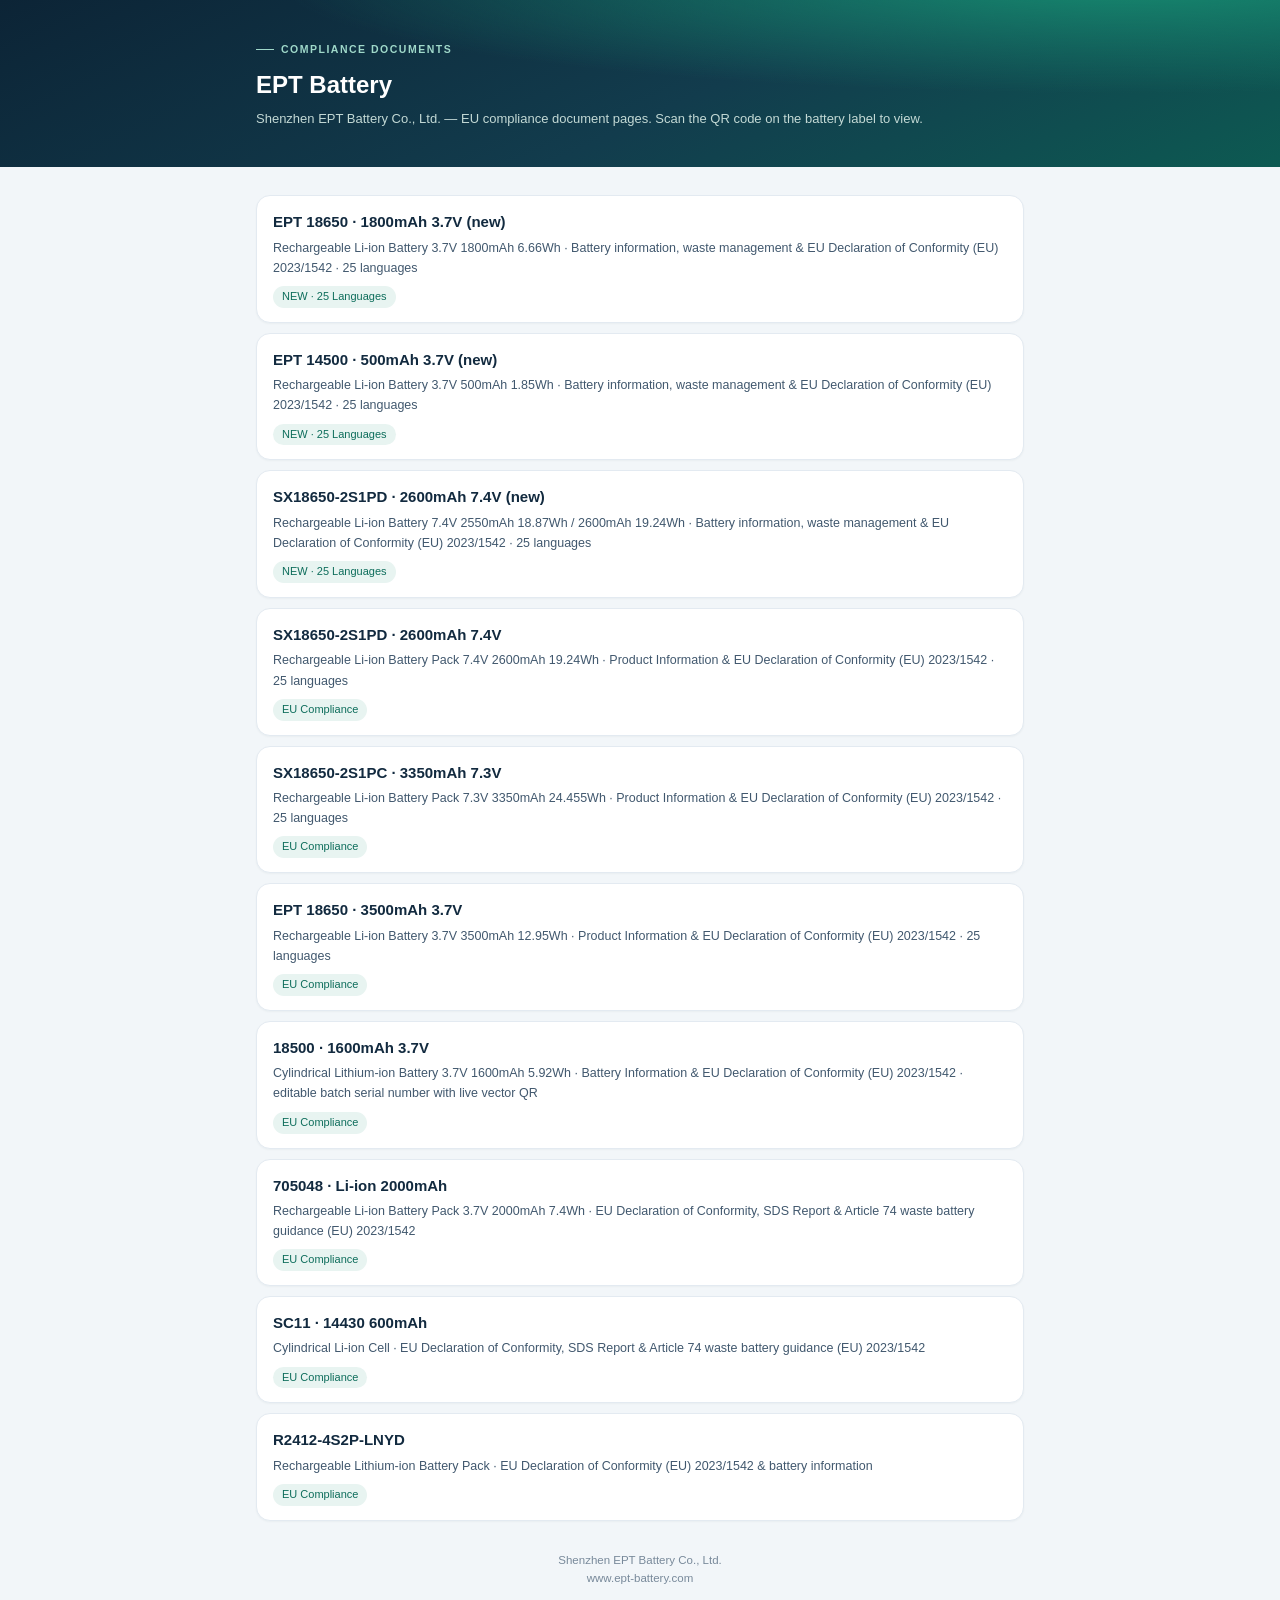
<file: index.html>
<!DOCTYPE html>
<html lang="en">
<head>
<meta charset="UTF-8">
<meta name="viewport" content="width=device-width, initial-scale=1.0, viewport-fit=cover">
<meta name="format-detection" content="telephone=no">
<title>EPT Battery · Compliance Documents</title>
<meta name="description" content="EU compliance document pages for EPT rechargeable lithium-ion battery packs.">
<style>
  :root{
    --ink:#122a3f; --ink-2:#41586e; --ink-3:#78899a;
    --line:#e3eaf1; --bg:#f2f6f9; --card:#fff;
    --accent:#0d6d5b; --accent-soft:#e8f4f1;
  }
  *{box-sizing:border-box;-webkit-tap-highlight-color:transparent}
  html{-webkit-text-size-adjust:100%}
  body{margin:0;background:var(--bg);color:var(--ink);
    font-family:-apple-system,BlinkMacSystemFont,"Segoe UI","Helvetica Neue",Arial,sans-serif;
    font-size:14.5px;line-height:1.62;-webkit-font-smoothing:antialiased}
  .wrap{max-width:800px;margin:0 auto;padding:0 16px}
  .hero{color:#fff;padding:34px 0 38px;
    background:radial-gradient(120% 120% at 88% -10%, #16896f 0%, rgba(22,137,111,0) 55%),
      linear-gradient(155deg,#0c2436 0%,#123c4d 55%,#0d5a52 100%)}
  .kicker{font-size:10.5px;letter-spacing:1.5px;text-transform:uppercase;color:#9fd8c9;
    font-weight:700;margin-bottom:11px;display:inline-flex;align-items:center;gap:7px}
  .kicker:before{content:"";width:18px;height:1px;background:#9fd8c9}
  .hero h1{margin:0;font-size:24px;line-height:1.3;font-weight:700}
  .hero p{margin:8px 0 0;color:#c3d9d5;font-size:13px}
  section{padding:24px 0 4px}
  .list{display:flex;flex-direction:column;gap:10px;margin-top:4px}
  a.item{display:block;background:var(--card);border:1px solid var(--line);border-radius:14px;
    padding:14px 16px;text-decoration:none;color:inherit;box-shadow:0 1px 2px rgba(18,42,63,.04)}
  a.item .m{font-size:15px;font-weight:700;color:var(--ink)}
  a.item .d{font-size:12.5px;color:var(--ink-2);margin-top:3px}
  a.item .t{display:inline-block;margin-top:8px;font-size:11px;color:var(--accent);
    background:var(--accent-soft);padding:2px 9px;border-radius:999px}
  footer{padding:26px 0 40px;color:var(--ink-3);font-size:11.5px;text-align:center}
</style>
</head>
<body>
<div class="hero"><div class="wrap">
  <div class="kicker">Compliance Documents</div>
  <h1>EPT Battery</h1>
  <p>Shenzhen EPT Battery Co., Ltd. — EU compliance document pages. Scan the QR code on the battery label to view.</p>
</div></div>

<main class="wrap">
  <section>
    <div class="list" id="list"></div>
  </section>
</main>

<footer>Shenzhen EPT Battery Co., Ltd.<br>www.ept-battery.com</footer>

<script>
var DOCS = [
  {slug:'18650-1800mah-3.7v', model:'EPT 18650 · 1800mAh 3.7V (new)',
   desc:'Rechargeable Li-ion Battery 3.7V 1800mAh 6.66Wh · Battery information, waste management & EU Declaration of Conformity (EU) 2023/1542 · 25 languages',
   tag:'NEW · 25 Languages'},

  {slug:'14500-500mah-3.7v', model:'EPT 14500 · 500mAh 3.7V (new)',
   desc:'Rechargeable Li-ion Battery 3.7V 500mAh 1.85Wh · Battery information, waste management & EU Declaration of Conformity (EU) 2023/1542 · 25 languages',
   tag:'NEW · 25 Languages'},

  {slug:'sx18650-2s1pd-2600mah', model:'SX18650-2S1PD · 2600mAh 7.4V (new)',
   desc:'Rechargeable Li-ion Battery 7.4V 2550mAh 18.87Wh / 2600mAh 19.24Wh · Battery information, waste management & EU Declaration of Conformity (EU) 2023/1542 · 25 languages',
   tag:'NEW · 25 Languages'},

  {slug:'sx18650-2s1pd-7.4v', model:'SX18650-2S1PD · 2600mAh 7.4V',
   desc:'Rechargeable Li-ion Battery Pack 7.4V 2600mAh 19.24Wh · Product Information & EU Declaration of Conformity (EU) 2023/1542 · 25 languages',
   tag:'EU Compliance'},

  {slug:'sx18650-2s1pc-7.3v', model:'SX18650-2S1PC · 3350mAh 7.3V',
   desc:'Rechargeable Li-ion Battery Pack 7.3V 3350mAh 24.455Wh · Product Information & EU Declaration of Conformity (EU) 2023/1542 · 25 languages',
   tag:'EU Compliance'},

  {slug:'18650-3500mah-3.7v', model:'EPT 18650 · 3500mAh 3.7V',
   desc:'Rechargeable Li-ion Battery 3.7V 3500mAh 12.95Wh · Product Information & EU Declaration of Conformity (EU) 2023/1542 · 25 languages',
   tag:'EU Compliance'},

  {slug:'18500-1600mah-3.7v', model:'18500 · 1600mAh 3.7V',
   desc:'Cylindrical Lithium-ion Battery 3.7V 1600mAh 5.92Wh · Battery Information & EU Declaration of Conformity (EU) 2023/1542 · editable batch serial number with live vector QR',
   tag:'EU Compliance'},

  {slug:'705048-2000mah-3.7v', model:'705048 · Li-ion 2000mAh',
   desc:'Rechargeable Li-ion Battery Pack 3.7V 2000mAh 7.4Wh · EU Declaration of Conformity, SDS Report & Article 74 waste battery guidance (EU) 2023/1542',
   tag:'EU Compliance'},
  {slug:'sc11-14430-600', model:'SC11 · 14430 600mAh',
   desc:'Cylindrical Li-ion Cell · EU Declaration of Conformity, SDS Report & Article 74 waste battery guidance (EU) 2023/1542',
   tag:'EU Compliance'},
  {slug:'r2412-4s2p-lnyd', model:'R2412-4S2P-LNYD',
   desc:'Rechargeable Lithium-ion Battery Pack · EU Declaration of Conformity (EU) 2023/1542 & battery information',
   tag:'EU Compliance'}
];
var list = document.getElementById('list');
DOCS.forEach(function(d){
  var a = document.createElement('a');
  a.className = 'item';
  a.href = d.slug + '/';
  a.innerHTML = '<div class="m">' + d.model + '</div>' +
                '<div class="d">' + d.desc + '</div>' +
                '<span class="t">' + d.tag + '</span>';
  list.appendChild(a);
});
</script>
</body>
</html>
</file>
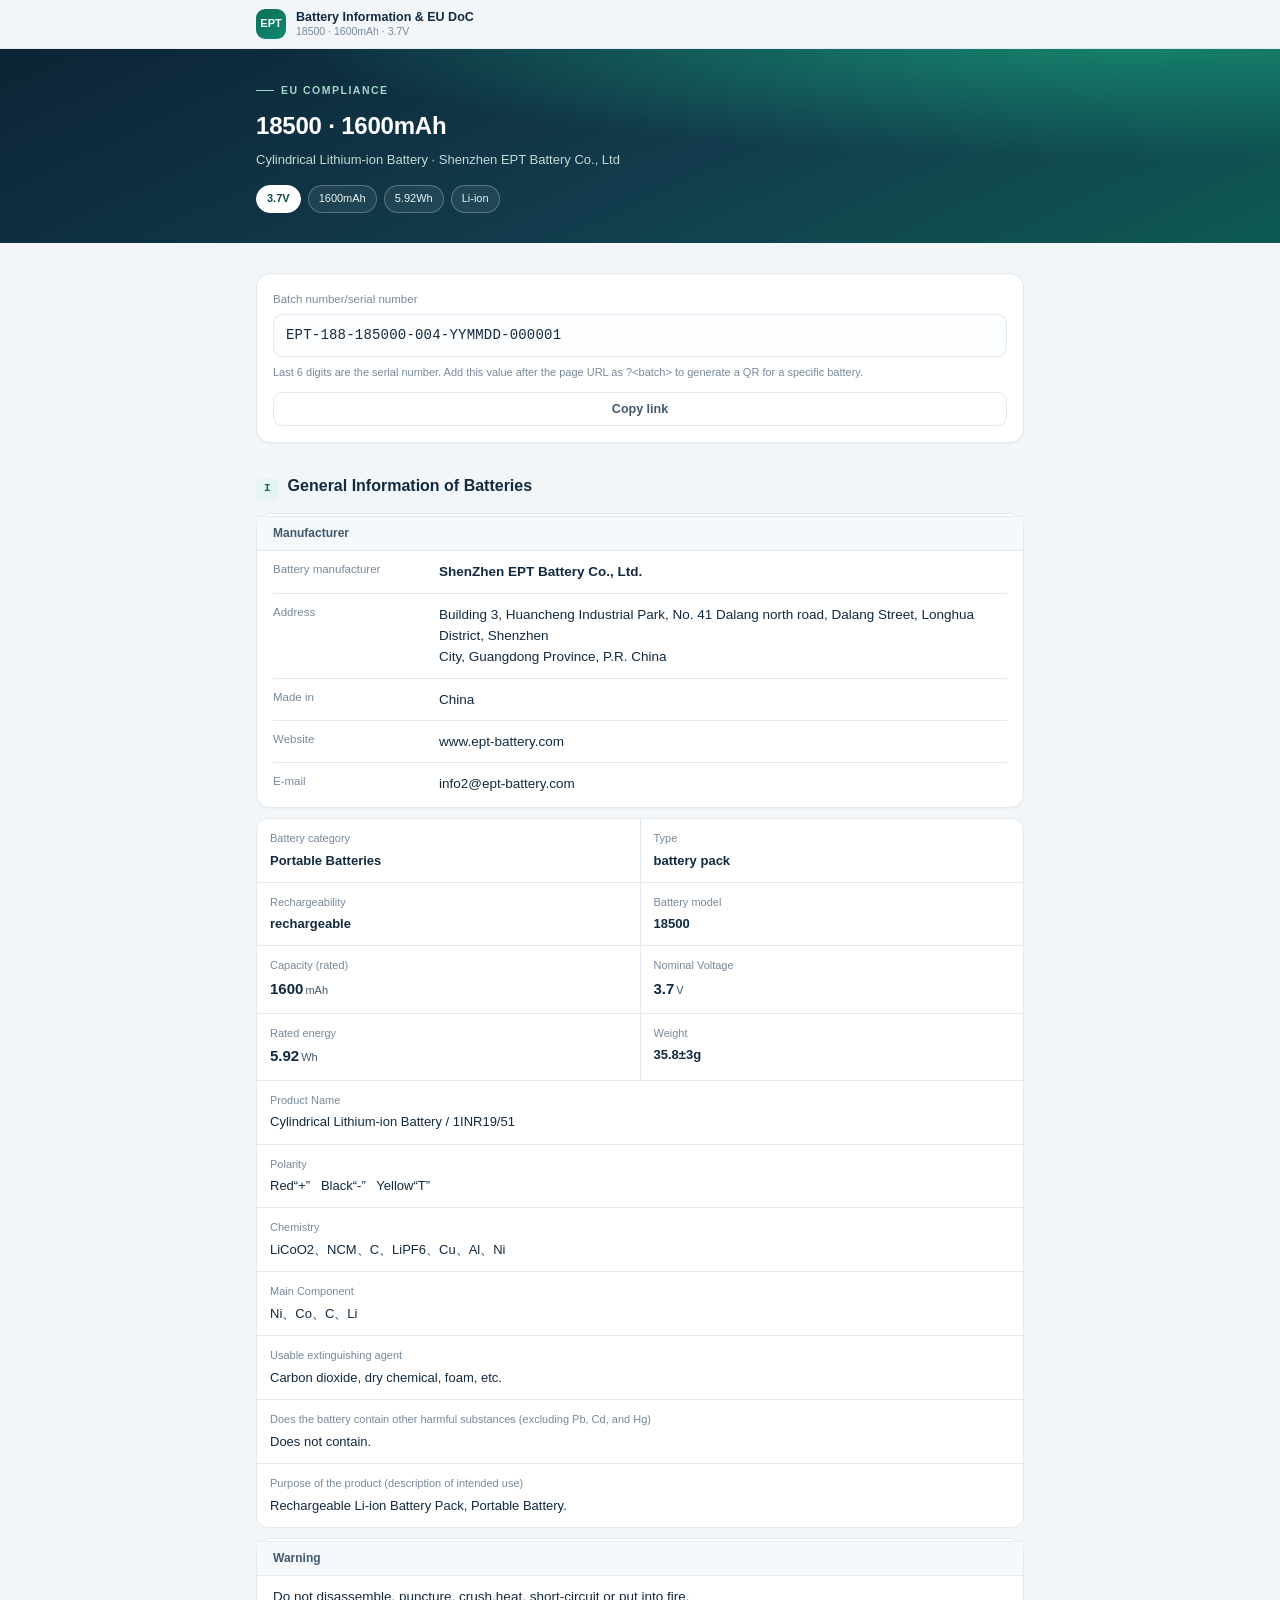
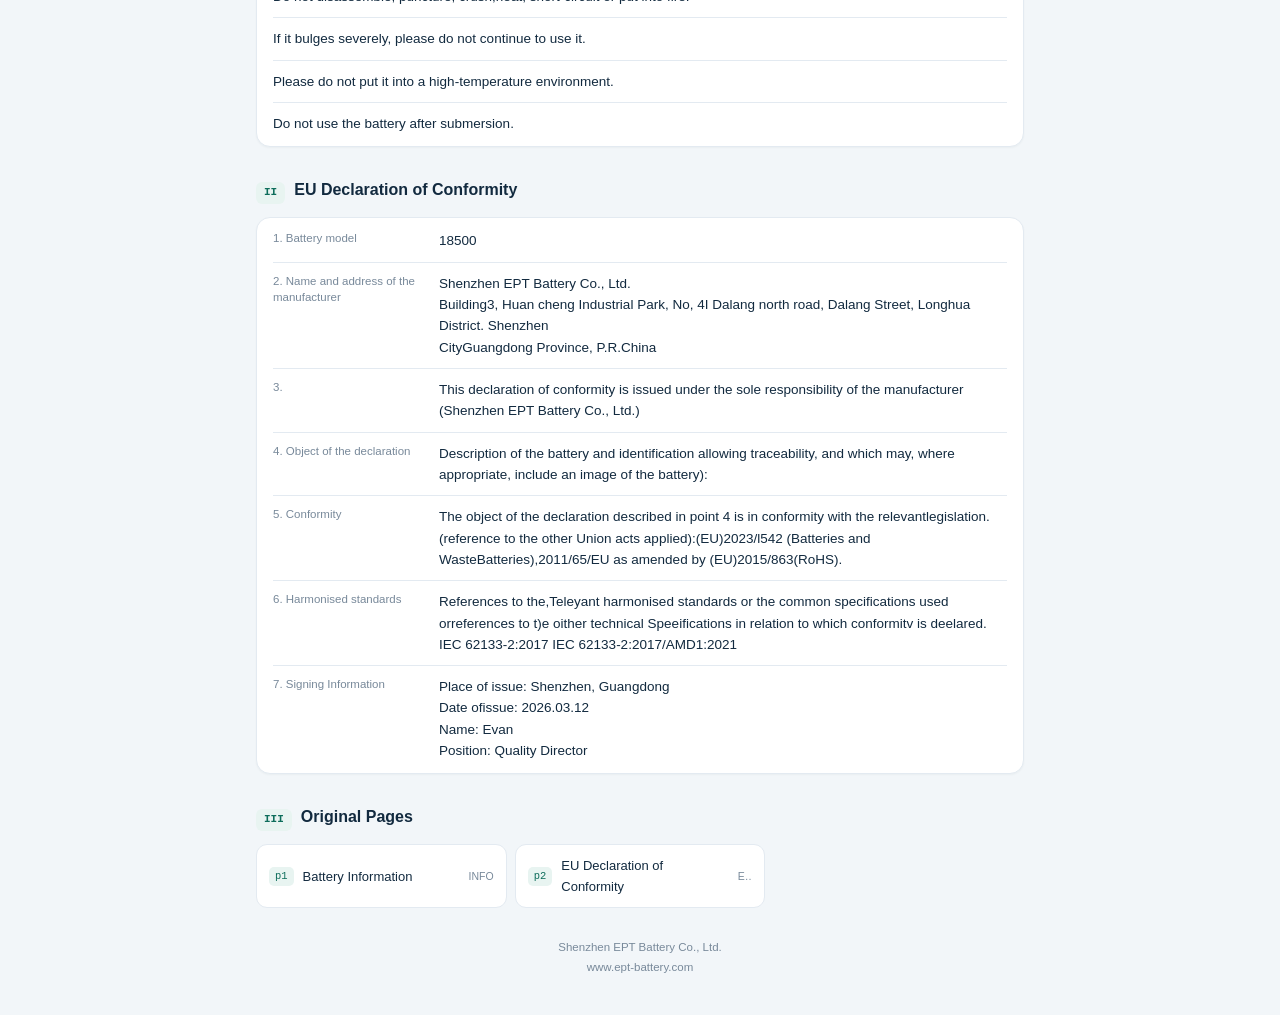
<file: 18500-1600mah-3.7v/index.html>
<!DOCTYPE html>
<!--
  Self-contained mobile-first QR document page (qr-doc-publish skeleton).
  No CDN / no webfonts. No QR code is rendered inside this page.
  Batch field is a plain display value initialised from the URL bare query (?<value>).
  The vector SVG QR is delivered as a separate file, not embedded here.
-->
<html lang="en">
<head>
<meta charset="UTF-8">
<meta name="viewport" content="width=device-width, initial-scale=1.0, viewport-fit=cover">
<meta name="format-detection" content="telephone=no">
<title>18500 · 1600mAh · EU Compliance</title>
<meta name="description" content="Shenzhen EPT Battery Co., Ltd. — 18500 1600mAh 3.7V cylindrical Li-ion cell. Battery information and EU Declaration of Conformity.">
<style>
  :root{
    --ink:#122a3f; --ink-2:#41586e; --ink-3:#78899a;
    --line:#e3eaf1; --bg:#f2f6f9; --card:#fff;
    --accent:#0d6d5b; --accent-soft:#e8f4f1; --hl:#fff9d6;
  }
  *{box-sizing:border-box;-webkit-tap-highlight-color:transparent}
  html{-webkit-text-size-adjust:100%}
  body{margin:0;background:var(--bg);color:var(--ink);
    font-family:-apple-system,BlinkMacSystemFont,"Segoe UI","Helvetica Neue",Arial,sans-serif;
    font-size:14.5px;line-height:1.62;-webkit-font-smoothing:antialiased}
  img{display:block;max-width:100%}
  .wrap{max-width:800px;margin:0 auto;padding:0 16px}

  .topbar{position:sticky;top:0;z-index:40;background:rgba(242,246,249,.9);
    backdrop-filter:saturate(180%) blur(14px);-webkit-backdrop-filter:saturate(180%) blur(14px);
    border-bottom:1px solid var(--line)}
  .topbar .inner{max-width:800px;margin:0 auto;padding:9px 16px;display:flex;align-items:center;gap:10px}
  .brandmark{width:30px;height:30px;border-radius:9px;flex:0 0 auto;
    background:linear-gradient(140deg,#0d6d5b,#0f8a70);color:#fff;font-size:11px;font-weight:700;
    display:flex;align-items:center;justify-content:center}
  .topbar .t{font-size:12.5px;font-weight:600;line-height:1.3}
  .topbar .t small{display:block;font-weight:400;font-size:10.5px;color:var(--ink-3)}

  .hero{color:#fff;padding:26px 0 30px;position:relative;overflow:hidden;
    background:radial-gradient(120% 120% at 88% -10%, #16896f 0%, rgba(22,137,111,0) 55%),
      linear-gradient(155deg,#0c2436 0%,#123c4d 55%,#0d5a52 100%)}
  .kicker{font-size:10.5px;letter-spacing:1.5px;text-transform:uppercase;color:#9fd8c9;
    font-weight:700;margin-bottom:11px;display:inline-flex;align-items:center;gap:7px}
  .kicker:before{content:"";width:18px;height:1px;background:#9fd8c9}
  .hero h1{margin:0;font-size:24px;line-height:1.3;font-weight:700;letter-spacing:-.2px}
  .hero p.lead{margin:8px 0 0;color:#c3d9d5;font-size:13px}
  .chips{display:flex;flex-wrap:wrap;gap:7px;margin-top:15px}
  .chip{font-size:11px;padding:4px 10px;border-radius:999px;border:1px solid rgba(255,255,255,.26);
    color:#e7f3f0;background:rgba(255,255,255,.07);white-space:nowrap}
  .chip.solid{background:#fff;color:#0c4e44;border-color:#fff;font-weight:600}

  section{padding:26px 0 4px}
  .sec-head{display:flex;align-items:baseline;gap:9px;margin-bottom:13px}
  .sec-head .num{font-family:ui-monospace,Menlo,monospace;font-size:11px;color:var(--accent);
    background:var(--accent-soft);padding:2px 8px;border-radius:6px;font-weight:700}
  .sec-head h2{margin:0;font-size:16px;font-weight:700}

  .card{background:var(--card);border:1px solid var(--line);border-radius:14px;
    padding:2px 16px;box-shadow:0 1px 2px rgba(18,42,63,.04);margin-top:10px}
  .row{display:block;padding:11px 0;border-bottom:1px solid var(--line)}
  .row:last-child{border-bottom:0}
  .row .k{font-size:11.5px;color:var(--ink-3);line-height:1.45;margin-bottom:3px}
  .row .v{font-size:13.5px;color:var(--ink);word-break:break-word;line-height:1.58}
  .row .v b{font-weight:600}
  @media (min-width:560px){
    .row{display:flex;gap:14px;align-items:flex-start;padding:10px 0}
    .row .k{flex:0 0 152px;width:152px;margin-bottom:0}
    .row .v{flex:1}
  }
  .subhead{margin:0 -16px;padding:7px 16px;background:#f6f9fb;border-top:1px solid var(--line);
    border-bottom:1px solid var(--line);font-size:12px;font-weight:700;color:var(--ink-2)}
  .mono{font-family:ui-monospace,SFMono-Regular,Menlo,Consolas,monospace;font-size:12px}
  .hl{background:var(--hl);border-radius:3px;padding:1px 3px;display:inline-block}

  .kv{display:grid;grid-template-columns:repeat(2,minmax(0,1fr));gap:1px;background:var(--line);
    border:1px solid var(--line);border-radius:12px;overflow:hidden;margin:10px 0 0}
  .kv .c{background:#fff;padding:11px 13px}
  .kv .c .k{font-size:11px;color:var(--ink-3);margin-bottom:2px}
  .kv .c .v{font-size:15px;font-weight:700}
  .kv .c .v small{font-size:11px;font-weight:500;color:var(--ink-2);margin-left:2px}
  .kv .c.wide{grid-column:1 / -1}
  .kv .c.wide .v{font-size:13px;font-weight:500}

  /* Batch field — first block of the page body */
  .qrpanel{background:var(--card);border:1px solid var(--line);border-radius:14px;
    padding:16px;box-shadow:0 1px 2px rgba(18,42,63,.04);margin-top:12px}
  .qrpanel .qk{font-size:11.5px;color:var(--ink-3);margin-bottom:5px}
  .batch-value{font-family:ui-monospace,SFMono-Regular,Menlo,Consolas,monospace;
    font-size:14px;letter-spacing:.2px;color:var(--ink);background:#fbfdfe;
    border:1px solid var(--line);border-radius:9px;padding:10px 12px;line-height:1.5;
    word-break:break-all}
  .batch-hint{font-size:11px;color:var(--ink-3);margin-top:7px;line-height:1.5}

  .langs{display:grid;grid-template-columns:repeat(2,minmax(0,1fr));gap:8px}
  @media (min-width:560px){.langs{grid-template-columns:repeat(3,minmax(0,1fr))}}
  .lang{background:#fff;border:1px solid var(--line);border-radius:11px;padding:10px 12px;
    display:flex;align-items:center;gap:9px;font-size:13px;color:var(--ink);cursor:pointer}
  .lang .pg{font-family:ui-monospace,Menlo,monospace;font-size:10.5px;color:var(--accent);
    background:var(--accent-soft);border-radius:5px;padding:1px 6px;flex:0 0 auto}
  .lang .nat{margin-left:auto;font-size:10.5px;color:var(--ink-3);max-width:52%;
    text-align:right;overflow:hidden;text-overflow:ellipsis;white-space:nowrap}

  .lb{position:fixed;inset:0;z-index:100;background:#0a0f14;display:none;
    flex-direction:column;justify-content:center}
  .lb.on{display:flex}
  .lb img{max-width:100%;max-height:88vh;object-fit:contain;margin:0 auto}
  .lb .bar{position:absolute;top:0;left:0;right:0;padding:12px 16px;display:flex;
    justify-content:space-between;color:#cfe0dd;font-size:12px}
  .lb .bar button{background:rgba(255,255,255,.14);border:0;color:#fff;border-radius:8px;
    padding:6px 12px;font-size:13px}

  footer{padding:26px 0 40px;color:var(--ink-3);font-size:11.5px;text-align:center;line-height:1.7}
</style>
</head>
<body>

<div class="topbar"><div class="inner">
  <div class="brandmark">EPT</div>
  <div class="t">Battery Information &amp; EU DoC<small>18500 · 1600mAh · 3.7V</small></div>
</div></div>

<header class="hero"><div class="wrap">
  <div class="kicker">EU Compliance</div>
  <h1>18500 · 1600mAh</h1>
  <p class="lead">Cylindrical Lithium-ion Battery · Shenzhen EPT Battery Co., Ltd</p>
  <div class="chips">
    <span class="chip solid">3.7V</span>
    <span class="chip">1600mAh</span>
    <span class="chip">5.92Wh</span>
    <span class="chip">Li-ion</span>
  </div>
</div></header>

<main class="wrap">

  <!-- 首页第一行：Batch number/serial number 内容框（值由 URL 传参注入） -->
  <section id="batch" style="padding-top:18px">
    <div class="qrpanel">
      <div class="qk">Batch number/serial number</div>
      <div class="batch-value" id="batch-value">EPT-188-185000-004-YYMMDD-000001</div>
      <div class="batch-hint">Last 6 digits are the serial number. Add this value after the page URL as ?&lt;batch&gt; to generate a QR for a specific battery.</div>
      <div class="qr-actions" style="display:flex;gap:8px;margin-top:12px;flex-wrap:wrap">
        <button class="btn" id="copy-url" style="flex:1;min-width:120px;appearance:none;border:1px solid var(--line);background:#fff;color:var(--ink-2);border-radius:9px;padding:9px 12px;font-size:12.5px;cursor:pointer;font-weight:600">Copy link</button>
      </div>
    </div>
  </section>

  <section id="info">
    <div class="sec-head"><span class="num">I</span><h2>General Information of Batteries</h2></div>
    <div class="card">
      <div class="subhead">Manufacturer</div>
      <div class="row"><div class="k">Battery manufacturer</div><div class="v"><b>ShenZhen EPT Battery Co., Ltd.</b></div></div>
      <div class="row"><div class="k">Address</div><div class="v">Building 3, Huancheng Industrial Park, No. 41 Dalang north road, Dalang Street, Longhua District, Shenzhen<br>City, Guangdong Province, P.R. China</div></div>
      <div class="row"><div class="k">Made in</div><div class="v">China</div></div>
      <div class="row"><div class="k">Website</div><div class="v">www.ept-battery.com</div></div>
      <div class="row"><div class="k">E-mail</div><div class="v">info2@ept-battery.com</div></div>
    </div>

    <div class="kv">
      <div class="c"><div class="k">Battery category</div><div class="v" style="font-size:13px">Portable Batteries</div></div>
      <div class="c"><div class="k">Type</div><div class="v" style="font-size:13px">battery pack</div></div>
      <div class="c"><div class="k">Rechargeability</div><div class="v" style="font-size:13px">rechargeable</div></div>
      <div class="c"><div class="k">Battery model</div><div class="v" style="font-size:13px">18500</div></div>
      <div class="c"><div class="k">Capacity (rated)</div><div class="v">1600<small>mAh</small></div></div>
      <div class="c"><div class="k">Nominal Voltage</div><div class="v">3.7<small>V</small></div></div>
      <div class="c"><div class="k">Rated energy</div><div class="v">5.92<small>Wh</small></div></div>
      <div class="c"><div class="k">Weight</div><div class="v" style="font-size:13px">35.8±3g</div></div>
      <div class="c wide"><div class="k">Product Name</div><div class="v">Cylindrical Lithium-ion Battery / 1INR19/51</div></div>
      <div class="c wide"><div class="k">Polarity</div><div class="v">Red“+” &nbsp; Black“-” &nbsp; Yellow“T”</div></div>
      <div class="c wide"><div class="k">Chemistry</div><div class="v">LiCoO2、NCM、C、LiPF6、Cu、Al、Ni</div></div>
      <div class="c wide"><div class="k">Main Component</div><div class="v">Ni、Co、C、Li</div></div>
      <div class="c wide"><div class="k">Usable extinguishing agent</div><div class="v">Carbon dioxide, dry chemical, foam, etc.</div></div>
      <div class="c wide"><div class="k">Does the battery contain other harmful substances (excluding Pb, Cd, and Hg)</div><div class="v">Does not contain.</div></div>
      <div class="c wide"><div class="k">Purpose of the product (description of intended use)</div><div class="v">Rechargeable Li-ion Battery Pack, Portable Battery.</div></div>
    </div>

    <div class="card" style="margin-top:10px">
      <div class="subhead">Warning</div>
      <div class="row"><div class="v">Do not disassemble, puncture, crush,heat, short-circuit or put into fire.</div></div>
      <div class="row"><div class="v">If it bulges severely, please do not continue to use it.</div></div>
      <div class="row"><div class="v">Please do not put it into a high-temperature environment.</div></div>
      <div class="row"><div class="v">Do not use the battery after submersion.</div></div>
    </div>
  </section>

  <section id="doc">
    <div class="sec-head"><span class="num">II</span><h2>EU Declaration of Conformity</h2></div>
    <div class="card">
      <div class="row"><div class="k">1. Battery model</div><div class="v">18500</div></div>
      <div class="row"><div class="k">2. Name and address of the manufacturer</div><div class="v">Shenzhen EPT Battery Co., Ltd.<br>Building3, Huan cheng Industrial Park, No, 4I Dalang north road, Dalang Street, Longhua District. Shenzhen<br>CityGuangdong Province, P.R.China</div></div>
      <div class="row"><div class="k">3.</div><div class="v">This declaration of conformity is issued under the sole responsibility of the manufacturer (Shenzhen EPT Battery Co., Ltd.)</div></div>
      <div class="row"><div class="k">4. Object of the declaration</div><div class="v">Description of the battery and identification allowing traceability, and which may, where appropriate, include an image of the battery):</div></div>
      <div class="row"><div class="k">5. Conformity</div><div class="v">The object of the declaration described in point 4 is in conformity with the relevantlegislation.(reference to the other Union acts applied):(EU)2023/l542 (Batteries and WasteBatteries),2011/65/EU as amended by (EU)2015/863(RoHS).</div></div>
      <div class="row"><div class="k">6. Harmonised standards</div><div class="v">References to the,Teleyant harmonised standards or the common specifications used orreferences to t)e oither technical Speeifications in relation to which conformitv is deelared.<br>IEC 62133-2:2017 IEC 62133-2:2017/AMD1:2021</div></div>
      <div class="row"><div class="k">7. Signing Information</div><div class="v">Place of issue: Shenzhen, Guangdong<br>Date ofissue: 2026.03.12<br>Name: Evan<br>Position: Quality Director</div></div>
    </div>
  </section>

  <section id="pages">
    <div class="sec-head"><span class="num">III</span><h2>Original Pages</h2></div>
    <div class="langs" id="langs"></div>
  </section>

</main>

<div class="lb" id="lb">
  <div class="bar"><span id="lbT"></span><button id="lbX">Close</button></div>
  <img id="lbI" alt="">
</div>

<footer>Shenzhen EPT Battery Co., Ltd.<br>www.ept-battery.com</footer>

<script>
(function(){
  var DEFAULT_BATCH = "EPT-188-185000-004-YYMMDD-000001";
  var val = document.getElementById('batch-value');

  // URL bare query (?<value>) sets the batch field; blank falls back to preset default
  var q = location.search.replace(/^\?/, '');
  try { q = decodeURIComponent(q); } catch(e){}
  q = q.replace(/\+/g, ' ').trim();
  val.textContent = q || DEFAULT_BATCH;

  // copy the current page URL (with its batch query) for external QR generation
  document.getElementById('copy-url').addEventListener('click', function(){
    var t = location.href, ok = false;
    if (navigator.clipboard && navigator.clipboard.writeText){
      navigator.clipboard.writeText(t).then(function(){}, function(){});
      ok = true;
    }
    if (!ok){
      var ta = document.createElement('textarea'); ta.value = t;
      ta.style.position='fixed'; ta.style.opacity='0';
      document.body.appendChild(ta); ta.select();
      try { document.execCommand('copy'); } catch(e){}
      document.body.removeChild(ta);
    }
    var b = this; var old = b.textContent; b.textContent = 'Copied!';
    setTimeout(function(){ b.textContent = old; }, 1200);
  });
})();

/* Original pages index + fullscreen viewer */
(function(){
  var PAGES = [
    {p:1, code:'INFO', nm:'Battery Information'},
    {p:2, code:'EN',   nm:'EU Declaration of Conformity'}
  ];
  var wrap = document.getElementById('langs'), cur = 0;
  PAGES.forEach(function(it, i){
    var d = document.createElement('div');
    d.className = 'lang';
    d.innerHTML = '<span class="pg">p' + it.p + '</span><span>' + it.nm +
                  '</span><span class="nat">' + it.code + '</span>';
    d.onclick = function(){ open(i); };
    wrap.appendChild(d);
  });
  var lb = document.getElementById('lb'), img = document.getElementById('lbI'),
      tt = document.getElementById('lbT');
  function src(p){ return 'img/p' + String(p).padStart(2, '0') + '.jpg'; }
  function open(i){
    cur = i; img.src = src(PAGES[i].p);
    tt.textContent = PAGES[i].nm + ' · p' + PAGES[i].p;
    lb.classList.add('on'); document.body.style.overflow = 'hidden';
  }
  function close(){ lb.classList.remove('on'); document.body.style.overflow = ''; }
  document.getElementById('lbX').onclick = close;
  lb.onclick = function(e){ if (e.target === lb) close(); };
  var x0 = null;
  lb.addEventListener('touchstart', function(e){ x0 = e.touches[0].clientX; }, {passive:true});
  lb.addEventListener('touchend', function(e){
    if (x0 === null) return;
    var dx = e.changedTouches[0].clientX - x0; x0 = null;
    if (Math.abs(dx) < 50) return;
    var n = cur + (dx < 0 ? 1 : -1);
    if (n >= 0 && n < PAGES.length) open(n);
  }, {passive:true});
})();
</script>
</body>
</html>
</file>
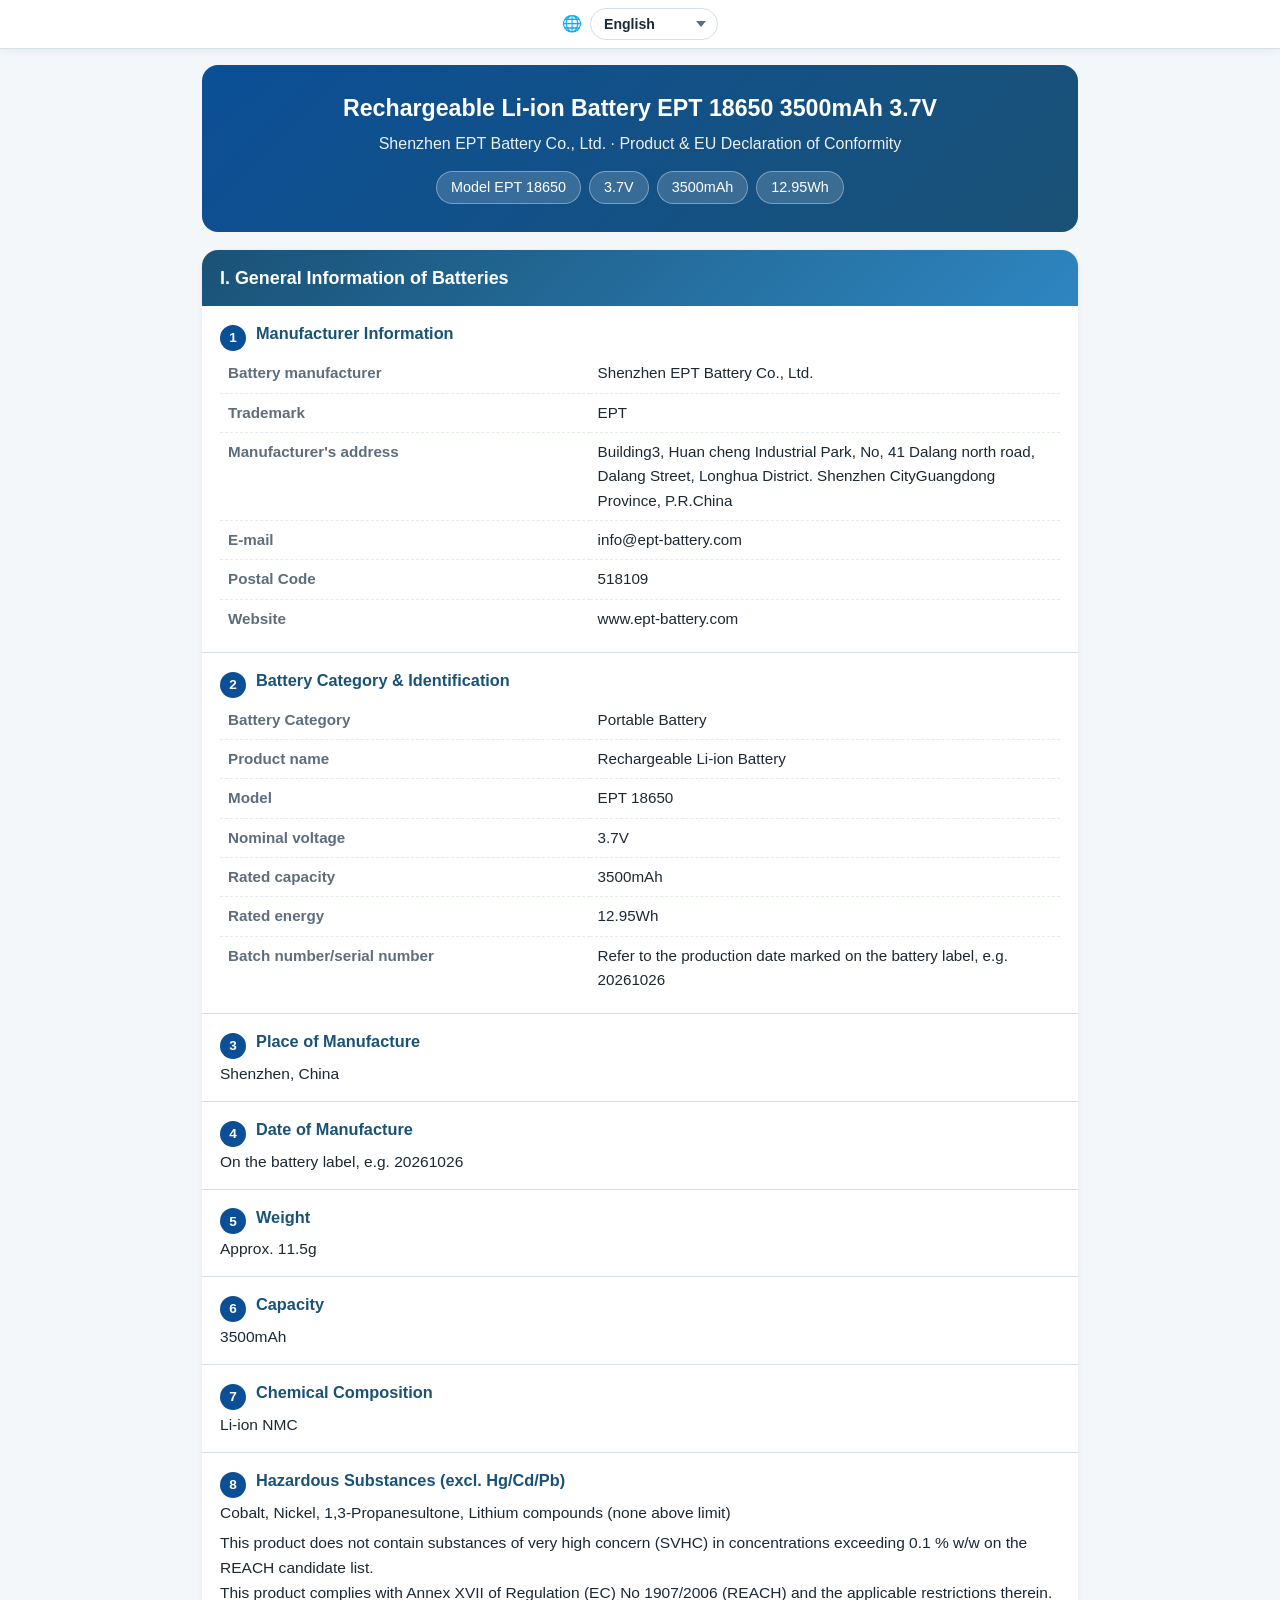
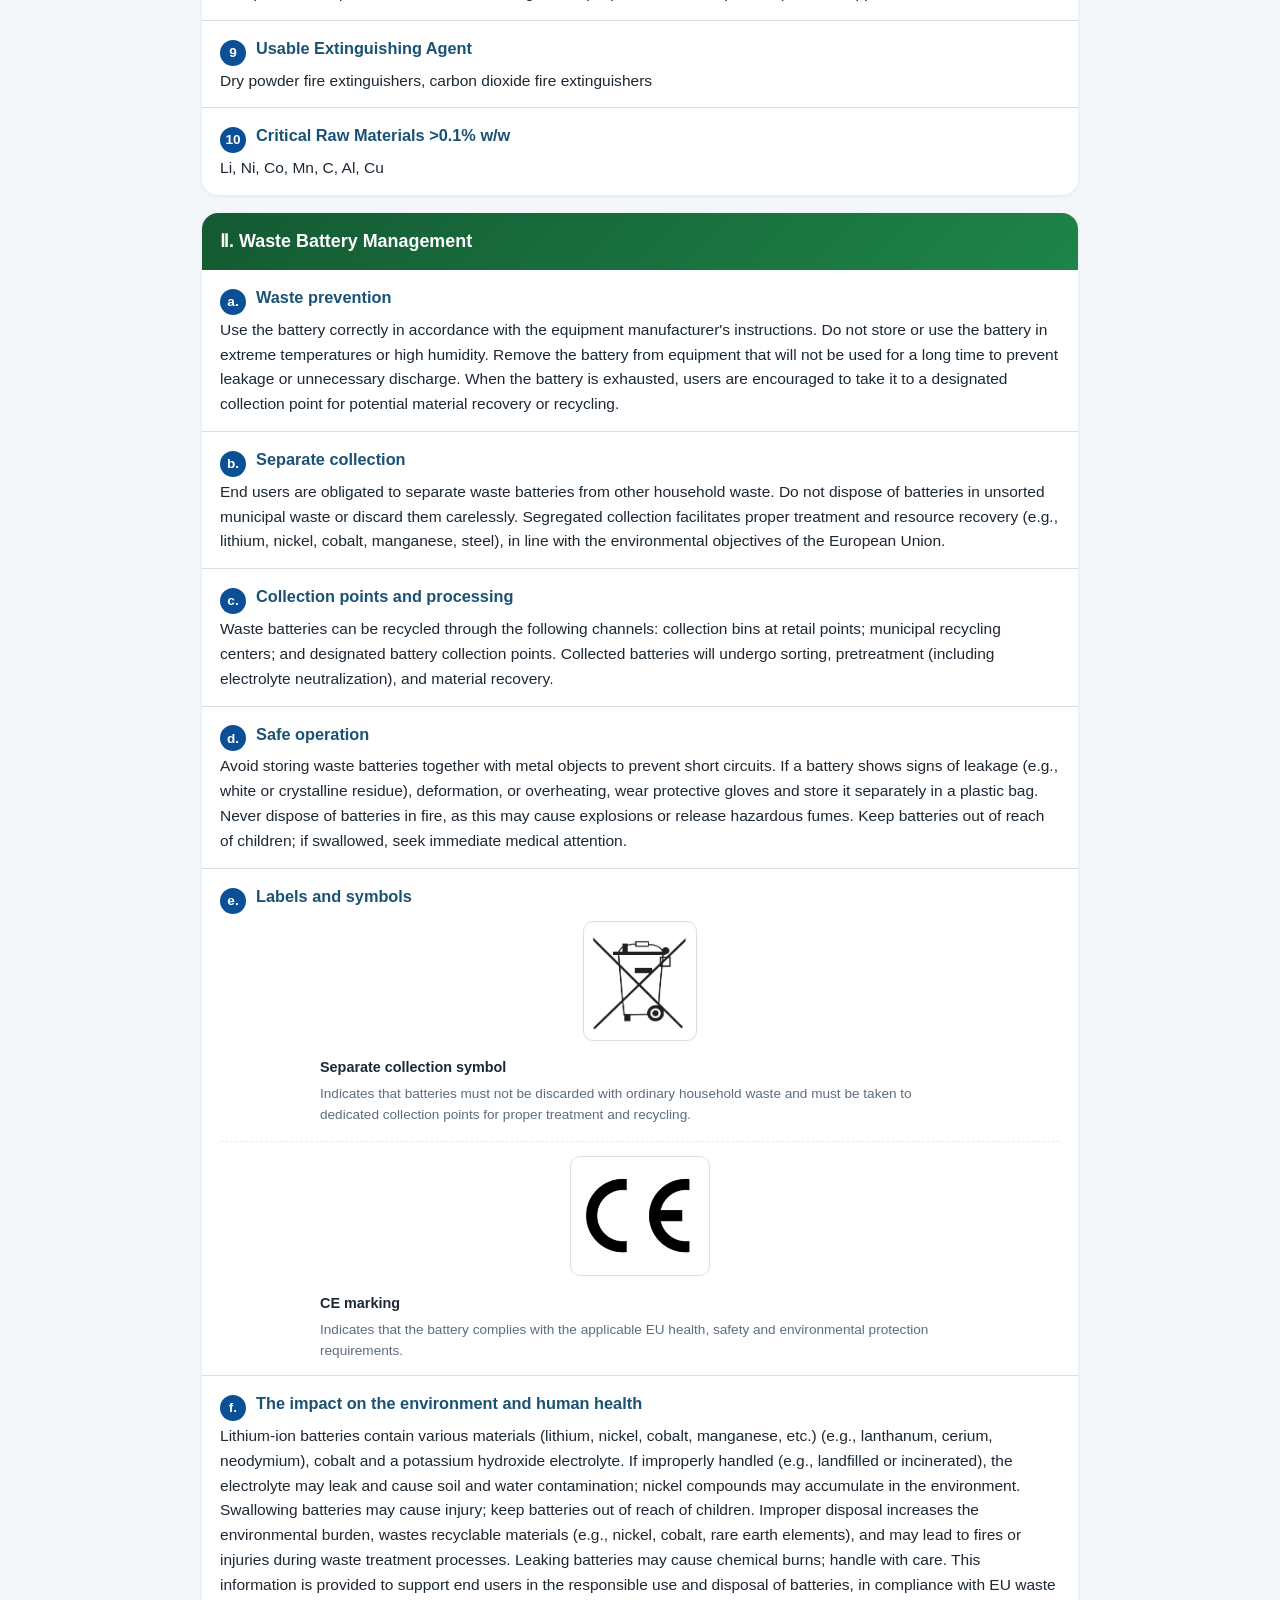
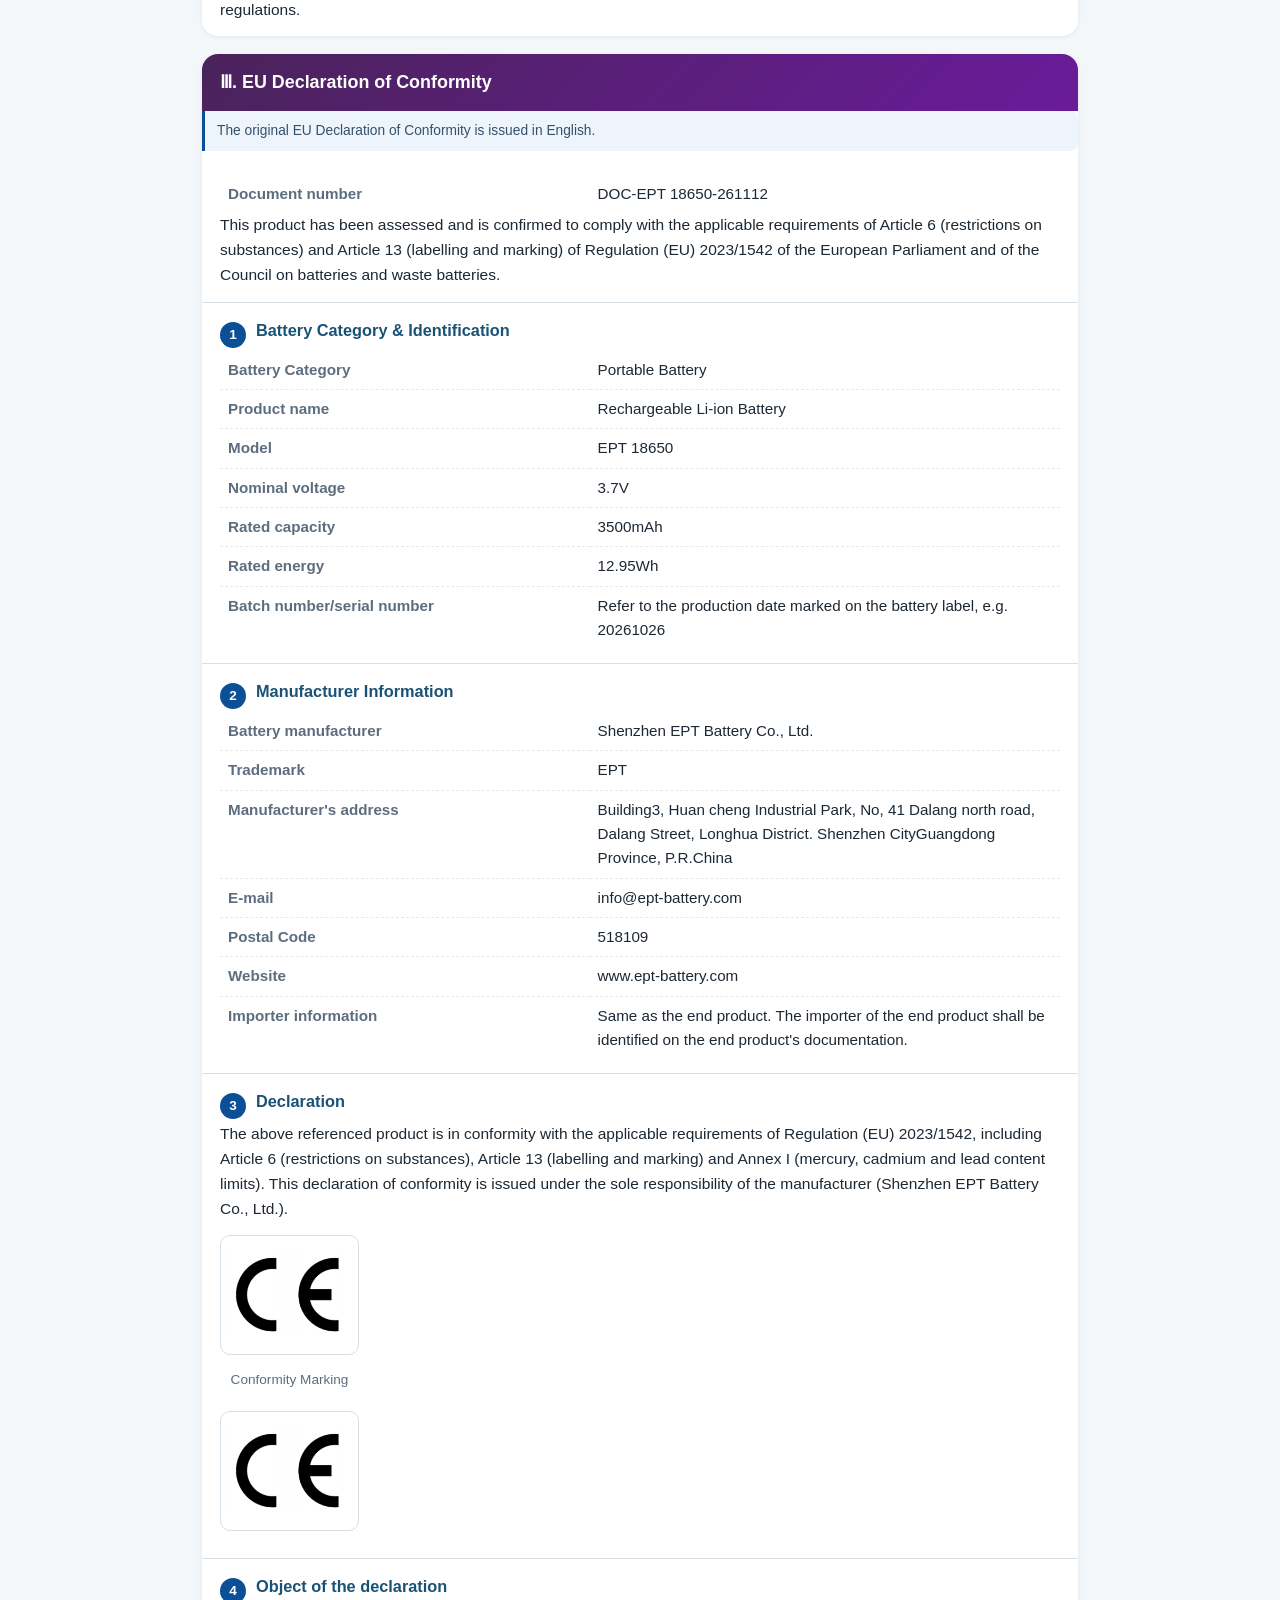
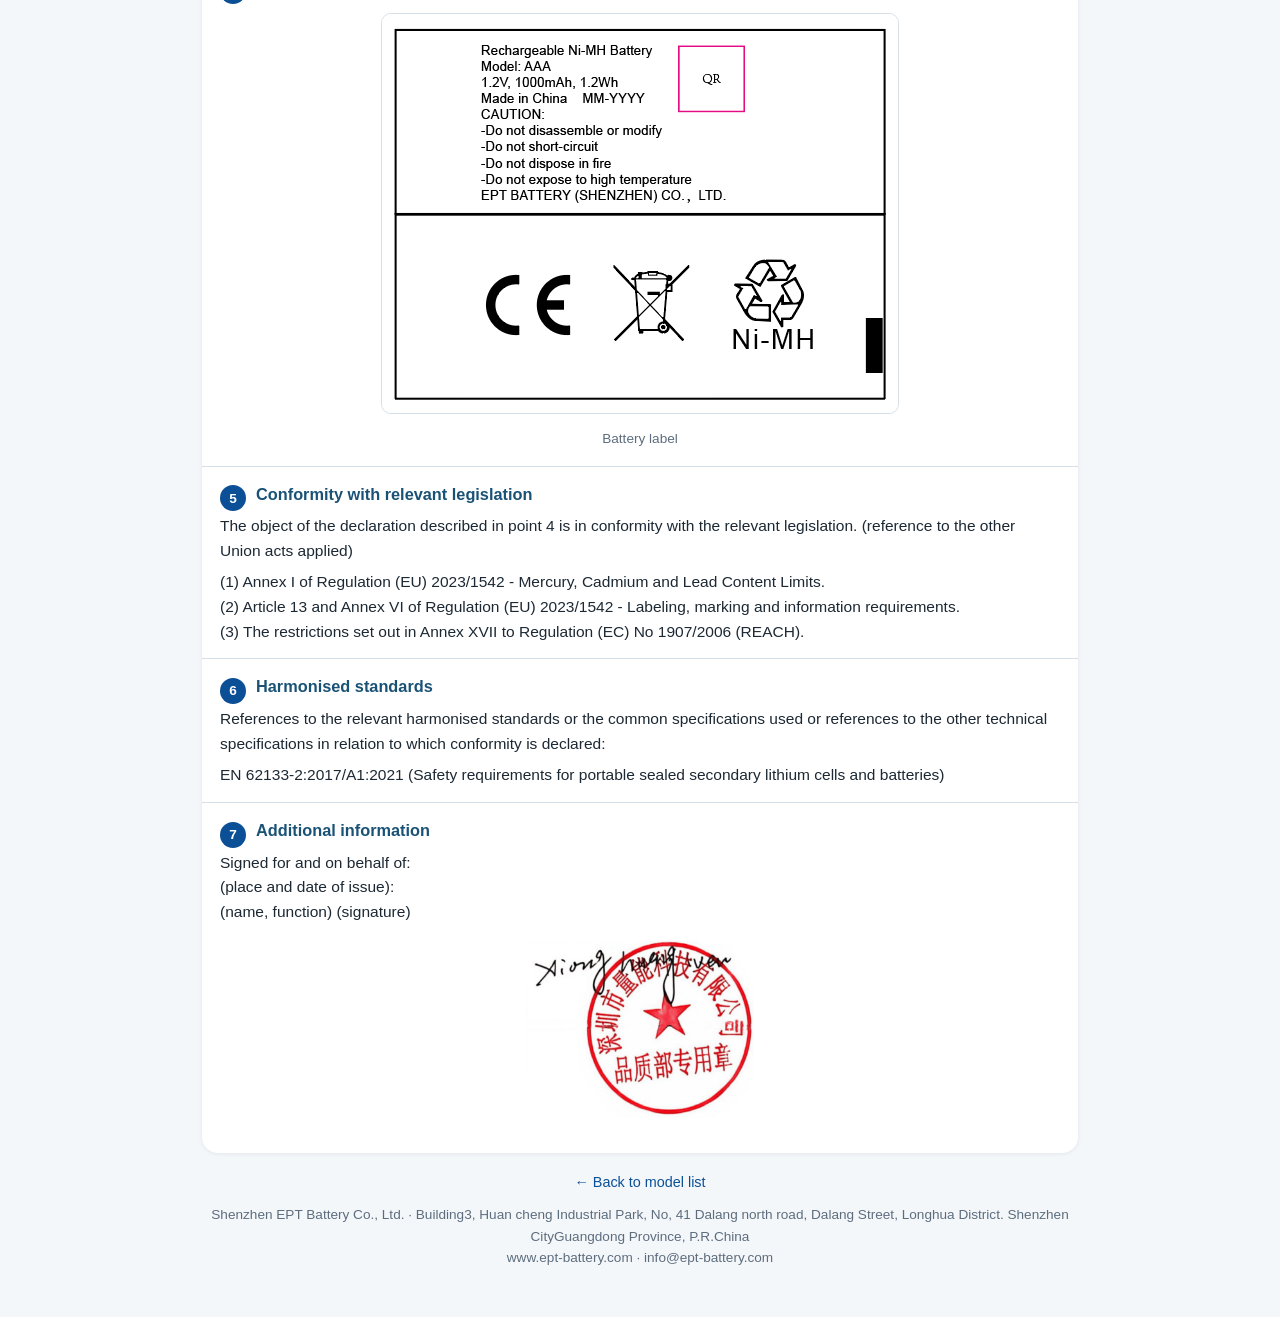
<file: 18650-3500mah-3.7v/index.html>
<!DOCTYPE html>
<html lang="en">
<head>
<!-- cache-buster: 1795395823 -->
<meta charset="utf-8">
<meta name="viewport" content="width=device-width, initial-scale=1">
<title>Battery EPT 18650 3500mAh 3.7V - Product Information</title>
<style>

:root{
  --blue:#0b4f96; --blue-2:#1a5276; --ink:#1c2833; --muted:#5d6d7e;
  --line:#d5dfe8; --bg:#f4f7fa; --card:#ffffff;
}
*{box-sizing:border-box; margin:0; padding:0;}
html{-webkit-text-size-adjust:100%;}
body{
  font-family:"Noto Sans","Segoe UI","PingFang SC","Microsoft YaHei",Arial,sans-serif;
  background:var(--bg); color:var(--ink); line-height:1.6; font-size:16px;
}
.wrap{max-width:900px; margin:0 auto; padding:16px 12px 48px;}
.hero{
  background:linear-gradient(135deg,#0b4f96,#1a5276);
  color:#fff; border-radius:16px; padding:28px 22px; text-align:center;
  margin-bottom:18px;
}
.hero h1{font-size:1.45rem; line-height:1.3; font-weight:700;}
.hero .sub{opacity:.92; margin-top:8px; font-size:1rem;}
.hero .chips{display:flex; flex-wrap:wrap; gap:8px; justify-content:center; margin-top:14px;}
.chip{
  background:rgba(255,255,255,.16); border:1px solid rgba(255,255,255,.35);
  border-radius:999px; padding:4px 14px; font-size:.9rem;
}
section{
  background:var(--card); border-radius:16px; overflow:hidden;
  margin-bottom:18px; box-shadow:0 1px 4px rgba(16,42,67,.08);
}
.sec-h{
  color:#fff; padding:14px 18px; font-size:1.12rem; font-weight:700;
  background:linear-gradient(135deg,var(--blue-2),#2e86c1);
}
.sec-h.waste{background:linear-gradient(135deg,#145a32,#1e8449);}
.sec-h.doc{background:linear-gradient(135deg,#4a235a,#6a1b9a);}
.item{padding:14px 18px; border-bottom:1px solid var(--line);}
.item:last-child{border-bottom:none;}
.item-t{
  display:flex; gap:10px; align-items:baseline;
  font-weight:700; font-size:1.02rem; color:var(--blue-2); margin-bottom:6px;
}
.num{
  flex:0 0 auto; width:26px; height:26px; border-radius:50%;
  background:var(--blue); color:#fff; font-size:.85rem;
  display:flex; align-items:center; justify-content:center; transform:translateY(3px);
}
.kv{width:100%; border-collapse:collapse; font-size:.95rem;}
.kv th,.kv td{
  text-align:left; vertical-align:top; padding:7px 8px;
  border-bottom:1px dashed #e3ebf2;
}
.kv tr:last-child th,.kv tr:last-child td{border-bottom:none;}
.kv th{width:44%; color:var(--muted); font-weight:600;}
.kv td{color:var(--ink); word-break:break-word;}
.plain{font-size:.97rem;}
.plain + .plain{margin-top:6px;}
.note{
  background:#f2f7fb; border-left:4px solid var(--blue);
  border-radius:0 8px 8px 0; padding:10px 12px; margin-top:8px; font-size:.93rem;
  color:#2c3e50;
}
figure{margin:12px 0 2px; text-align:center;}
figure img{max-width:100%; height:auto; border-radius:10px; border:1px solid var(--line);}
figcaption{font-size:.85rem; color:var(--muted); margin-top:6px;}
.sym{margin-top:10px;}
.sym figure{margin:0; text-align:center;}
.sym figure img{max-height:120px; width:auto; padding:8px; background:#fff;
  border-radius:10px; border:1px solid var(--line);}
.sym figcaption{max-width:640px; margin:8px auto 0; text-align:left;}
.fig-l{display:block; font-weight:600; color:var(--ink); font-size:.9rem;}
.fig-d{display:block; margin-top:4px; line-height:1.55;}
.sym + .sym{margin-top:16px; padding-top:14px; border-top:1px dashed #e3ebf2;}
.sign{margin:10px 0 4px; text-align:center;}
.sign img{max-height:190px; width:auto; border:none; padding:0; background:transparent;}
.mark{display:flex; gap:18px; align-items:center; flex-wrap:wrap; margin-top:8px;}
.mark figure{margin:6px 0; flex:0 0 auto;}
.mark figure img{max-height:120px; width:auto; padding:8px; background:#fff;}
.sig{width:100%; border-collapse:collapse; font-size:.95rem; margin-top:8px;}
.sig td{padding:6px 8px; vertical-align:top; border-bottom:1px dashed #e3ebf2;}
.sig tr:last-child td{border-bottom:none;}
.sig td:first-child{color:var(--muted); white-space:nowrap; width:42%;}
footer{text-align:center; color:var(--muted); font-size:.85rem; padding:10px 0 0;}
@media (max-width:560px){
  .kv th{width:42%;}
  .hero h1{font-size:1.2rem;}
}



.lbar{position:sticky;top:0;z-index:60;display:flex;gap:8px;align-items:center;justify-content:center;
 flex-wrap:wrap;padding:8px 10px;background:rgba(255,255,255,.97);border-bottom:1px solid var(--line);
 box-shadow:0 2px 10px rgba(11,79,150,.07);font-size:.9rem;}
.lbar .globe{font-size:1rem;line-height:1}
.lbar select{appearance:none;-webkit-appearance:none;border:1px solid var(--line);background:#fff;color:var(--ink);
 border-radius:999px;padding:7px 30px 7px 13px;font-size:.88rem;font-weight:600;font-family:inherit;cursor:pointer;
 background-repeat:no-repeat;background-position:right 11px center;
 background-image:url("data:image/svg+xml;charset=utf8,%3Csvg xmlns='http://www.w3.org/2000/svg' width='10' height='6'%3E%3Cpath d='M0 0l5 6 5-6z' fill='%235d6d7e'/%3E%3C/svg%3E");}
.lbar select:focus-visible,.lbar .lbtn:focus-visible{outline:2px solid var(--blue);outline-offset:2px}
.lbtn{display:inline-flex;align-items:center;gap:6px;border:1px solid var(--blue);background:var(--blue);color:#fff;
 border-radius:999px;padding:7px 15px;font-size:.86rem;font-weight:600;font-family:inherit;cursor:pointer;
 transition:background .15s,border-color .15s,opacity .15s;}
.lbtn.playing{background:#b03a2e;border-color:#b03a2e}
.lbtn.loading{opacity:.7}
.lbtn[hidden]{display:none}
.rbtn{border:1px solid var(--line);background:#fff;color:var(--ink);border-radius:999px;padding:7px 9px;
 font-size:.8rem;font-weight:600;font-family:inherit;cursor:pointer;min-width:50px;line-height:1}
.rbtn[hidden]{display:none}
.rbtn:focus-visible{outline:2px solid var(--blue);outline-offset:2px}
@media (max-width:430px){
 .lbar{gap:6px;padding:6px 8px}
 .lbar .globe{font-size:.95rem}
 .lbar select{padding:6px 26px 6px 11px;font-size:.82rem;max-width:120px}
 .lbtn{padding:6px 11px;font-size:.8rem}
 .rbtn{padding:6px 7px;font-size:.76rem;min-width:44px}
}
.lnotice{margin:0 0 10px;padding:9px 12px;border-left:3px solid var(--blue);background:#eef4fb;
 color:#34506b;font-size:.86rem;border-radius:0 8px 8px 0}
body.lfade .wrap{opacity:.25;transition:opacity .16s}
body .wrap{transition:opacity .16s}
/* 朗读中的当前段落 */
.ll-on{background:#fff3bf;box-shadow:0 0 0 4px #fff3bf;border-radius:3px}
h1.ll-on,h2.ll-on,.hero .sub.ll-on,.hero p.ll-on{background:rgba(255,255,255,.24);box-shadow:none}
table.kv tr.ll-on th,table.kv tr.ll-on td,table.sig tr.ll-on td{background:#fff3bf}
table.kv tr.ll-on th:first-child{border-radius:4px 0 0 4px}
table.kv tr.ll-on td:last-child{border-radius:0 4px 4px 0}

</style>
</head>
<body>
<div class="lbar"><span class="globe" aria-hidden="true">🌐</span><label class="sr" for="langsel" hidden>Language</label><select id="langsel" aria-label="Language"></select></div>

<div class="wrap">
<header class="hero">
<h1>Rechargeable Li-ion Battery EPT 18650 3500mAh 3.7V</h1>
<p class="sub">Shenzhen EPT Battery Co., Ltd. &middot; Product &amp; EU Declaration of Conformity</p>
<div class="chips">
<span class="chip">Model EPT 18650</span>
<span class="chip">3.7V</span>
<span class="chip">3500mAh</span>
<span class="chip">12.95Wh</span>
</div></header>
<section>
<h2 class="sec-h">I. General Information of Batteries</h2>
<div class="item">
<h3 class="item-t"><span class="num">1</span>Manufacturer Information</h3>
<table class="kv">
<tr><th>Battery manufacturer</th><td>Shenzhen EPT Battery Co., Ltd.</td></tr>
<tr><th>Trademark</th><td>EPT</td></tr>
<tr><th>Manufacturer's address</th><td>Building3, Huan cheng Industrial Park, No, 41 Dalang north road, Dalang Street, Longhua District. Shenzhen CityGuangdong Province, P.R.China</td></tr>
<tr><th>E-mail</th><td>info@ept-battery.com</td></tr>
<tr><th>Postal Code</th><td>518109</td></tr>
<tr><th>Website</th><td>www.ept-battery.com</td></tr>
</table>
</div>
<div class="item">
<h3 class="item-t"><span class="num">2</span>Battery Category &amp; Identification</h3>
<table class="kv">
<tr><th>Battery Category</th><td>Portable Battery</td></tr>
<tr><th>Product name</th><td>Rechargeable Li-ion Battery</td></tr>
<tr><th>Model</th><td>EPT 18650</td></tr>
<tr><th>Nominal voltage</th><td>3.7V</td></tr>
<tr><th>Rated capacity</th><td>3500mAh</td></tr>
<tr><th>Rated energy</th><td>12.95Wh</td></tr>
<tr><th>Batch number/serial number</th><td>Refer to the production date marked on the battery label, e.g. 20261026</td></tr>
</table>
</div>
<div class="item">
<h3 class="item-t"><span class="num">3</span>Place of Manufacture</h3>
<p class="plain">Shenzhen, China</p>
</div>
<div class="item">
<h3 class="item-t"><span class="num">4</span>Date of Manufacture</h3>
<p class="plain">On the battery label, e.g. 20261026</p>
</div>
<div class="item">
<h3 class="item-t"><span class="num">5</span>Weight</h3>
<p class="plain">Approx. 11.5g</p>
</div>
<div class="item">
<h3 class="item-t"><span class="num">6</span>Capacity</h3>
<p class="plain">3500mAh</p>
</div>
<div class="item">
<h3 class="item-t"><span class="num">7</span>Chemical Composition</h3>
<p class="plain">Li-ion NMC</p>
</div>
<div class="item">
<h3 class="item-t"><span class="num">8</span>Hazardous Substances (excl. Hg/Cd/Pb)</h3>
<p class="plain">Cobalt, Nickel, 1,3-Propanesultone, Lithium compounds (none above limit)</p>
<p class="plain">This product does not contain substances of very high concern (SVHC) in concentrations exceeding 0.1 % w/w on the REACH candidate list.<br>This product complies with Annex XVII of Regulation (EC) No 1907/2006 (REACH) and the applicable restrictions therein.</p>
</div>
<div class="item">
<h3 class="item-t"><span class="num">9</span>Usable Extinguishing Agent</h3>
<p class="plain">Dry powder fire extinguishers, carbon dioxide fire extinguishers</p>
</div>
<div class="item">
<h3 class="item-t"><span class="num">10</span>Critical Raw Materials &gt;0.1% w/w</h3>
<p class="plain">Li, Ni, Co, Mn, C, Al, Cu</p>
</div>
</section>
<section>
<h2 class="sec-h waste">Ⅱ. Waste Battery Management</h2>
<div class="item">
<h3 class="item-t"><span class="num">a.</span>Waste prevention</h3>
<p class="plain">Use the battery correctly in accordance with the equipment manufacturer's instructions. Do not store or use the battery in extreme temperatures or high humidity. Remove the battery from equipment that will not be used for a long time to prevent leakage or unnecessary discharge. When the battery is exhausted, users are encouraged to take it to a designated collection point for potential material recovery or recycling.</p>
</div>
<div class="item">
<h3 class="item-t"><span class="num">b.</span>Separate collection</h3>
<p class="plain">End users are obligated to separate waste batteries from other household waste. Do not dispose of batteries in unsorted municipal waste or discard them carelessly. Segregated collection facilitates proper treatment and resource recovery (e.g., lithium, nickel, cobalt, manganese, steel), in line with the environmental objectives of the European Union.</p>
</div>
<div class="item">
<h3 class="item-t"><span class="num">c.</span>Collection points and processing</h3>
<p class="plain">Waste batteries can be recycled through the following channels: collection bins at retail points; municipal recycling centers; and designated battery collection points. Collected batteries will undergo sorting, pretreatment (including electrolyte neutralization), and material recovery.</p>
</div>
<div class="item">
<h3 class="item-t"><span class="num">d.</span>Safe operation</h3>
<p class="plain">Avoid storing waste batteries together with metal objects to prevent short circuits. If a battery shows signs of leakage (e.g., white or crystalline residue), deformation, or overheating, wear protective gloves and store it separately in a plastic bag. Never dispose of batteries in fire, as this may cause explosions or release hazardous fumes. Keep batteries out of reach of children; if swallowed, seek immediate medical attention.</p>
</div>
<div class="item">
<h3 class="item-t"><span class="num">e.</span>Labels and symbols</h3>
<div class="sym"><figure><img src="[data-uri]" alt=""><figcaption><span class="fig-l">Separate collection symbol</span><span class="fig-d">Indicates that batteries must not be discarded with ordinary household waste and must be taken to dedicated collection points for proper treatment and recycling.</span></figcaption></figure></div>
<div class="sym"><figure><img src="[data-uri]" alt=""><figcaption><span class="fig-l">CE marking</span><span class="fig-d">Indicates that the battery complies with the applicable EU health, safety and environmental protection requirements.</span></figcaption></figure></div>
</div>
<div class="item">
<h3 class="item-t"><span class="num">f.</span>The impact on the environment and human health</h3>
<p class="plain">Lithium-ion batteries contain various materials (lithium, nickel, cobalt, manganese, etc.) (e.g., lanthanum, cerium, neodymium), cobalt and a potassium hydroxide electrolyte. If improperly handled (e.g., landfilled or incinerated), the electrolyte may leak and cause soil and water contamination; nickel compounds may accumulate in the environment. Swallowing batteries may cause injury; keep batteries out of reach of children. Improper disposal increases the environmental burden, wastes recyclable materials (e.g., nickel, cobalt, rare earth elements), and may lead to fires or injuries during waste treatment processes. Leaking batteries may cause chemical burns; handle with care. This information is provided to support end users in the responsible use and disposal of batteries, in compliance with EU waste regulations.</p>
</div>
</section>
<section>
<h2 class="sec-h doc">Ⅲ. EU Declaration of Conformity</h2>
<p class="lnotice">The original EU Declaration of Conformity is issued in English.</p>
<div class="item">
<table class="kv">
<tr><th>Document number</th><td>DOC-EPT 18650-261112</td></tr>
</table>
<p class="plain">This product has been assessed and is confirmed to comply with the applicable requirements of Article 6 (restrictions on substances) and Article 13 (labelling and marking) of Regulation (EU) 2023/1542 of the European Parliament and of the Council on batteries and waste batteries.</p>
</div>
<div class="item">
<h3 class="item-t"><span class="num">1</span>Battery Category &amp; Identification</h3>
<table class="kv">
<tr><th>Battery Category</th><td>Portable Battery</td></tr>
<tr><th>Product name</th><td>Rechargeable Li-ion Battery</td></tr>
<tr><th>Model</th><td>EPT 18650</td></tr>
<tr><th>Nominal voltage</th><td>3.7V</td></tr>
<tr><th>Rated capacity</th><td>3500mAh</td></tr>
<tr><th>Rated energy</th><td>12.95Wh</td></tr>
<tr><th>Batch number/serial number</th><td>Refer to the production date marked on the battery label, e.g. 20261026</td></tr>
</table>
</div>
<div class="item">
<h3 class="item-t"><span class="num">2</span>Manufacturer Information</h3>
<table class="kv">
<tr><th>Battery manufacturer</th><td>Shenzhen EPT Battery Co., Ltd.</td></tr>
<tr><th>Trademark</th><td>EPT</td></tr>
<tr><th>Manufacturer's address</th><td>Building3, Huan cheng Industrial Park, No, 41 Dalang north road, Dalang Street, Longhua District. Shenzhen CityGuangdong Province, P.R.China</td></tr>
<tr><th>E-mail</th><td>info@ept-battery.com</td></tr>
<tr><th>Postal Code</th><td>518109</td></tr>
<tr><th>Website</th><td>www.ept-battery.com</td></tr>
<tr><th>Importer information</th><td>Same as the end product. The importer of the end product shall be identified on the end product's documentation.</td></tr>
</table>
</div>
<div class="item">
<h3 class="item-t"><span class="num">3</span>Declaration</h3>
<p class="plain">The above referenced product is in conformity with the applicable requirements of Regulation (EU) 2023/1542, including Article 6 (restrictions on substances), Article 13 (labelling and marking) and Annex I (mercury, cadmium and lead content limits). This declaration of conformity is issued under the sole responsibility of the manufacturer (Shenzhen EPT Battery Co., Ltd.).</p>
<div class="mark"><figure><img src="[data-uri]" alt=""><figcaption>Conformity Marking</figcaption></figure></div>
<div class="mark"><figure><img src="[data-uri]" alt=""></figure></div>
</div>
<div class="item">
<h3 class="item-t"><span class="num">4</span>Object of the declaration</h3>
<figure class="wide"><img src="[data-uri]" alt=""><figcaption>Battery label</figcaption></figure>
</div>
<div class="item">
<h3 class="item-t"><span class="num">5</span>Conformity with relevant legislation</h3>
<p class="plain">The object of the declaration described in point 4 is in conformity with the relevant legislation. (reference to the other Union acts applied)</p>
<p class="plain">(1) Annex I of Regulation (EU) 2023/1542 - Mercury, Cadmium and Lead Content Limits.<br>(2) Article 13 and Annex VI of Regulation (EU) 2023/1542 - Labeling, marking and information requirements.<br>(3) The restrictions set out in Annex XVII to Regulation (EC) No 1907/2006 (REACH).</p>
</div>
<div class="item">
<h3 class="item-t"><span class="num">6</span>Harmonised standards</h3>
<p class="plain">References to the relevant harmonised standards or the common specifications used or references to the other technical specifications in relation to which conformity is declared:</p>
<p class="plain">EN 62133-2:2017/A1:2021 (Safety requirements for portable sealed secondary lithium cells and batteries)</p>
</div>
<div class="item">
<h3 class="item-t"><span class="num">7</span>Additional information</h3>
<p class="plain">Signed for and on behalf of:<br>(place and date of issue):<br>(name, function) (signature)</p>
<div class="sign"><figure><img src="[data-uri]" alt=""></figure></div>
</div>
</section>
<p style="text-align:center;margin-top:16px;font-size:.9rem"><a href="index.html" style="color:var(--blue);text-decoration:none">&larr; Back to model list</a></p>
<footer>Shenzhen EPT Battery Co., Ltd. &middot; Building3, Huan cheng Industrial Park, No, 41 Dalang north road, Dalang Street, Longhua District. Shenzhen CityGuangdong Province, P.R.China<br>www.ept-battery.com &middot; info@ept-battery.com</footer>
</div>
<script>/*LANG-LISTEN*/

(function(){
"use strict";
var DICT = {"en": {"l1": "Battery manufacturer", "l2": "Trademark", "l3": "Manufacturer's address", "l4": "E-mail", "l5": "Postal Code", "l6": "Website", "l7": "Battery Category", "l8": "Product name", "l9": "Model", "l10": "Nominal voltage", "l11": "Rated capacity", "l12": "Rated energy", "l13": "Batch number/serial number", "l15": "Place of Manufacture", "l16": "Date of Manufacture", "l17": "Weight", "l18": "Capacity", "l19": "Chemical Composition", "l20": "Hazardous Substances (excl. Hg/Cd/Pb)", "l21": "Usable Extinguishing Agent", "l22": "Critical Raw Materials >0.1% w/w", "t1": "Manufacturer Information", "t2": "Battery Category & Identification", "v_cat": "Portable Battery", "lang_label": "Language", "listen_t": "Listen to this page", "stop_t": "Stop", "load_t": "Loading audio…", "sub2": "Product & EU Declaration of Conformity", "pname": "Rechargeable Li-ion Battery", "pname2": "Portable Rechargeable Li-ion Battery", "v_batch": "Batch number: marked on battery body, e.g. 20261026", "v_dom": "Refer to the production date marked on the battery body, e.g. 20261026", "v_weight": "Approx. 11.5g", "v_ext": "Dry powder fire extinguishers, carbon dioxide fire extinguishers", "v_loc": "Shenzhen, China", "docnum": "Document number", "t_decl": "Declaration", "t_obj": "Object of the declaration", "t_leg": "Conformity with relevant legislation", "t_std": "Harmonised standards", "t_add": "Additional information", "cap_ce": "Conformity Marking", "cap_lbl": "Battery label", "sig_place": "Place of issue:", "sig_date": "Date of issue:", "sig_name": "Name:", "sig_func": "Function:", "v_director": "Quality Director", "w_t1": "Description of Hazardous Substances", "w_d1": "Safe operation", "w_cap": "The battery collects the symbol separately", "w_t2": "Correct classification and placement guidelines", "w_d2": "Do not discard in household garbage or mixed garbage", "w_d3": "Please place the used batteries in the designated battery recycling bins or return them to the retailer's recycling points.", "n_doc": "The original EU Declaration of Conformity is issued in English.", "back": "← Back to model list", "sec1": "I. General Information of Batteries", "sec_doc": "Ⅲ. EU Declaration of Conformity", "sec_waste": "Ⅱ. Waste Battery Management", "w_a1": "Waste prevention", "w_b1": "Separate collection", "w_c1": "Collection points and processing", "w_e1": "Labels and symbols", "w_f1": "The impact on the environment and human health", "imp_label": "Importer information", "cap_weee": "Separate collection symbol", "cap_ce2": "CE marking", "hero": "Rechargeable Li-ion Battery EPT 18650 3500mAh 3.7V", "sub_full": "Shenzhen EPT Battery Co., Ltd. · Product & EU Declaration of Conformity", "chip_model": "Model EPT 18650"}, "zh": {"l1": "电池制造商", "l2": "商标", "l3": "制造商地址", "l4": "电子邮箱", "l5": "邮政编码", "l6": "网址", "l7": "电池类别", "l8": "产品名称", "l9": "型号", "l10": "标称电压", "l11": "额定容量", "l12": "额定能量", "l13": "批号／序列号", "l15": "生产地点", "l16": "生产日期", "l17": "重量", "l18": "容量", "l19": "化学成分", "l20": "有害物质（不含汞／镉／铅）", "l21": "可用灭火剂", "l22": "关键原材料 >0.1% w/w", "t1": "制造商信息", "t2": "电池类别与识别信息", "v_cat": "便携式电池", "lang_label": "语言", "listen_t": "朗读本页", "stop_t": "停止", "load_t": "正在加载语音…", "sub2": "产品信息与欧盟符合性声明", "pname": "可充电锂离子电池", "pname2": "便携式可充电锂离子电池", "v_batch": "Batch number: marked on battery body, e.g. 20261026", "v_dom": "Refer to the production date marked on the battery body, e.g. 20261026", "v_weight": "约 11.5g", "v_ext": "干粉灭火器、二氧化碳灭火器", "v_loc": "中国深圳", "docnum": "文件编号", "t_decl": "声明", "t_obj": "声明对象", "t_leg": "与相关法规的符合性", "t_std": "协调标准", "t_add": "附加信息", "cap_ce": "符合性标志", "cap_lbl": "电池标签", "sig_place": "签发地点：", "sig_date": "签发日期：", "sig_name": "姓名：", "sig_func": "职务：", "v_director": "质量总监", "w_t1": "Description of Hazardous Substances", "w_d1": "安全处置须知", "w_cap": "The battery collects the symbol separately", "w_t2": "Correct classification and placement guidelines", "w_d2": "Do not discard in household garbage or mixed garbage", "w_d3": "Please place the used batteries in the designated battery recycling bins or return them to the retailer's recycling points.", "n_doc": "欧盟符合性声明原件以英文出具，本页中文译文仅供参考。", "back": "返回型号列表", "sec1": "I. 电池一般信息", "sec_doc": "Ⅲ. 欧盟符合性声明", "sec_waste": "Ⅱ. 废弃电池管理", "w_a1": "防止产生废弃物", "w_b1": "分类收集", "w_c1": "收集点与处理", "w_e1": "标签与符号", "w_f1": "对环境和人体健康的影响", "imp_label": "进口商信息", "cap_weee": "分类收集标志", "cap_ce2": "CE 标志", "hero": "锂离子电池 EPT 18650 3500mAh 3.7V", "sub_full": "Shenzhen EPT Battery Co., Ltd. · Product & EU Declaration of Conformity", "chip_model": "型号 EPT 18650"}, "bg": {"l1": "Производител на батерията", "l2": "Търговска марка", "l3": "Адрес на производителя", "l4": "Електронна поща", "l5": "Пощенски код", "l6": "Уебсайт", "l7": "Категория на батерията", "l8": "Наименование на продукта", "l9": "Модел", "l10": "Номинално напрежение", "l11": "Номинален капацитет", "l12": "Номинална енергия", "l13": "Партиден/сериен номер", "l15": "Място на производство", "l16": "Дата на производство", "l17": "Тегло", "l18": "Капацитет", "l19": "Химичен състав", "l20": "Опасни вещества (без Hg/Cd/Pb)", "l21": "Подходящо средство за гасене", "l22": "Критични суровини >0,1% w/w", "t1": "Информация за производителя", "t2": "Категория и идентификация на батерията", "v_cat": "Преносима батерия", "lang_label": "Език", "listen_t": "Слушайте тази страница", "stop_t": "Спри", "load_t": "Зареждане на аудио…", "sub2": "Информация за продукта и ЕС декларация за съответствие", "pname": "Презареждаща се литиево-йонна батерия", "pname2": "Преносима презареждаща се литиево-йонна батерия", "v_batch": "Партиден номер: отбелязан върху тялото на батерията, напр. 20261026", "v_dom": "Вижте датата на производство, отбелязана върху тялото на батерията, напр. 20261026", "v_weight": "Прибл. 11.5 g", "v_ext": "Въглероден диоксид, сух химически прах, пяна", "v_loc": "Шенжен, Китай", "docnum": "Номер на документа", "t_decl": "Декларация", "t_obj": "Предмет на декларацията", "t_leg": "Съответствие с приложимото законодателство", "t_std": "Хармонизирани стандарти", "t_add": "Допълнителна информация", "cap_ce": "Маркировка за съответствие", "cap_lbl": "Етикет на батерията", "sig_place": "Място на издаване:", "sig_date": "Дата на издаване:", "sig_name": "Име:", "sig_func": "Длъжност:", "v_director": "Директор качество", "w_t1": "Описание на опасните вещества", "w_d1": "Безопасна работа", "w_cap": "Батерията се събира разделно", "w_t2": "Правилна класификация и указания за предаване", "w_d2": "Не изхвърляйте в битови или смесени отпадъци", "w_d3": "Моля, предавайте използваните батерии в предназначените контейнери за събиране или ги връщайте в пунктовете за приемане на търговеца.", "n_doc": "Оригиналната ЕС декларация за съответствие е издадена на английски език.", "back": "← Назад към списъка с модели", "sec1": "I. Обща информация за батериите", "sec_doc": "Ⅲ. Декларация за съответствие на ЕС", "sec_waste": "Ⅱ. Управление на излезли от употреба батерии", "w_a1": "Предотвратяване на отпадъци", "w_b1": "Разделно събиране", "w_c1": "Пунктове за събиране и преработка", "w_e1": "Етикети и символи", "w_f1": "Въздействие върху околната среда и човешкото здраве", "imp_label": "Информация за вносителя", "cap_weee": "Символ за разделно събиране", "cap_ce2": "Маркировка CE", "hero": "Акумулаторна Li-ion батерия EPT 18650 3500mAh 3.7V", "sub_full": "Shenzhen EPT Battery Co., Ltd. · Информация за продукта и ЕС декларация за съответствие", "chip_model": "Модел EPT 18650"}, "hr": {"l1": "Proizvođač baterije", "l2": "Zaštitni znak", "l3": "Adresa proizvođača", "l4": "E-pošta", "l5": "Poštanski broj", "l6": "Web-stranica", "l7": "Kategorija baterije", "l8": "Naziv proizvoda", "l9": "Model", "l10": "Nazivni napon", "l11": "Nazivni kapacitet", "l12": "Nazivna energija", "l13": "Broj serije/serijski broj", "l15": "Mjesto proizvodnje", "l16": "Datum proizvodnje", "l17": "Masa", "l18": "Kapacitet", "l19": "Kemijski sastav", "l20": "Opasne tvari (osim Hg/Cd/Pb)", "l21": "Prikladno sredstvo za gašenje", "l22": "Kritične sirovine >0,1 % w/w", "t1": "Informacije o proizvođaču", "t2": "Kategorija i identifikacija baterije", "v_cat": "Prenosiva baterija", "lang_label": "Jezik", "listen_t": "Poslušajte ovu stranicu", "stop_t": "Zaustavi", "load_t": "Učitavanje zvuka…", "sub2": "Informacije o proizvodu i EU izjava o sukladnosti", "pname": "Punjiva litij-ionska baterija", "pname2": "Prijenosna punjiva litij-ionska baterija", "v_batch": "Broj šarže: označen na tijelu baterije, npr. 20261026", "v_dom": "Vidi datum proizvodnje označen na tijelu baterije, npr. 20261026", "v_weight": "Pribl. 11.5 g", "v_ext": "Ugljikov dioksid, suhi kemijski prah, pjena", "v_loc": "Shenzhen, Kina", "docnum": "Broj dokumenta", "t_decl": "Izjava", "t_obj": "Predmet izjave", "t_leg": "Sukladnost s relevantnim zakonodavstvom", "t_std": "Harmonizirane norme", "t_add": "Dodatne informacije", "cap_ce": "Oznaka sukladnosti", "cap_lbl": "Etiketa baterije", "sig_place": "Mjesto izdavanja:", "sig_date": "Datum izdavanja:", "sig_name": "Ime:", "sig_func": "Funkcija:", "v_director": "Direktor kvalitete", "w_t1": "Opis opasnih tvari", "w_d1": "Sigurno rukovanje", "w_cap": "Baterija se odvojeno skuplja", "w_t2": "Ispravna klasifikacija i upute za odlaganje", "w_d2": "Ne odlažite u kućni ili miješani otpad", "w_d3": "Iskorištene baterije odložite u za to predviđene spremnike za skupljanje baterija ili ih vratite na mjesta preuzimanja kod trgovca.", "n_doc": "Izvorna EU izjava o sukladnosti izdana je na engleskom jeziku.", "back": "← Natrag na popis modela", "sec1": "I. Općenite informacije o baterijama", "sec_doc": "Ⅲ. EU izjava o sukladnosti", "sec_waste": "Ⅱ. Gospodarenje otpadnim baterijama", "w_a1": "Sprječavanje nastajanja otpada", "w_b1": "Odvojeno prikupljanje", "w_c1": "Mjesta prikupljanja i obrada", "w_e1": "Oznake i simboli", "w_f1": "Utjecaj na okoliš i ljudsko zdravlje", "imp_label": "Informacije o uvozniku", "cap_weee": "Simbol odvojenog prikupljanja", "cap_ce2": "Oznaka CE", "hero": "Punjiva Li-ion baterija EPT 18650 3500mAh 3.7V", "sub_full": "Shenzhen EPT Battery Co., Ltd. · Informacije o proizvodu i EU izjava o sukladnosti", "chip_model": "Model EPT 18650"}, "cs": {"l1": "Výrobce baterie", "l2": "Ochranná známka", "l3": "Adresa výrobce", "l4": "E-mail", "l5": "PSČ", "l6": "Webové stránky", "l7": "Kategorie baterie", "l8": "Název produktu", "l9": "Model", "l10": "Jmenovité napětí", "l11": "Jmenovitá kapacita", "l12": "Jmenovitá energie", "l13": "Číslo šarže/sériové číslo", "l15": "Místo výroby", "l16": "Datum výroby", "l17": "Hmotnost", "l18": "Kapacita", "l19": "Chemické složení", "l20": "Nebezpečné látky (kromě Hg/Cd/Pb)", "l21": "Vhodné hasicí médium", "l22": "Kritické suroviny >0,1 % hm.", "t1": "Informace o výrobci", "t2": "Kategorie a identifikace baterie", "v_cat": "Přenosná baterie", "lang_label": "Jazyk", "listen_t": "Poslechnout tuto stránku", "stop_t": "Zastavit", "load_t": "Načítání zvuku…", "sub2": "Informace o výběrku a EU prohlášení o shodě", "pname": "Nabíjecí lithium-ion baterie", "pname2": "Přenosná nabíjecí lithium-ion baterie", "v_batch": "Číslo šarže: vyznačeno na těle akumulátoru, např. 20261026", "v_dom": "Viz datum výroby vyznačené na těle akumulátoru, např. 20261026", "v_weight": "Přibl. 11.5 g", "v_ext": "Oxid uhličitý, práškový hasicí prostředek, pěna", "v_loc": "Shenzhen, Čína", "docnum": "Číslo dokumentu", "t_decl": "Prohlášení", "t_obj": "Předmět prohlášení", "t_leg": "Shoda s příslušnými právními předpisy", "t_std": "Harmonizované normy", "t_add": "Doplňující informace", "cap_ce": "Označení shody", "cap_lbl": "Etiketa akumulátoru", "sig_place": "Místo vydání:", "sig_date": "Datum vydání:", "sig_name": "Jméno:", "sig_func": "Funkce:", "v_director": "Ředitel kvality", "w_t1": "Popis nebezpečných látek", "w_d1": "Bezpečné zacházení", "w_cap": "Akumulátor se sbírá odděleně", "w_t2": "Správná klasifikace a pokyny k odevzdání", "w_d2": "Nevyhazujte do domovního ani směsného odpadu", "w_d3": "Použité akumulátory odevzdávejte do určených sběrných nádob na baterie nebo je vraťte na odběrná místa prodejce.", "n_doc": "Originální EU prohlášení o shodě je vydáno v angličtině.", "back": "← Zpět na seznam modelů", "sec1": "I. Obecné informace o bateriích", "sec_doc": "Ⅲ. EU prohlášení o shodě", "sec_waste": "Ⅱ. Nakládání s odpadními bateriemi", "w_a1": "Předcházení vzniku odpadu", "w_b1": "Oddělený sběr", "w_c1": "Sběrná místa a zpracování", "w_e1": "Štítky a symboly", "w_f1": "Dopady na životní prostředí a lidské zdraví", "imp_label": "Informace o dovozci", "cap_weee": "Symbol odděleného sběru", "cap_ce2": "Označení CE", "hero": "Nabíjecí akumulátor Li-ion EPT 18650 3500mAh 3.7V", "sub_full": "Shenzhen EPT Battery Co., Ltd. · Informace o výběrku a EU prohlášení o shodě", "chip_model": "Model EPT 18650"}, "da": {"l1": "Batteriproducent", "l2": "Varemærke", "l3": "Producentens adresse", "l4": "E-mail", "l5": "Postnummer", "l6": "Websted", "l7": "Batterikategori", "l8": "Produktnavn", "l9": "Model", "l10": "Nominel spænding", "l11": "Nominel kapacitet", "l12": "Nominel energi", "l13": "Batch-/serienummer", "l15": "Produktionssted", "l16": "Produktionsdato", "l17": "Vægt", "l18": "Kapacitet", "l19": "Kemisk sammensætning", "l20": "Farlige stoffer (undtagen Hg/Cd/Pb)", "l21": "Egnet slukningsmiddel", "l22": "Kritiske råmaterialer >0,1 % w/w", "t1": "Oplysninger om producent", "t2": "Batterikategori og identifikation", "v_cat": "Bærbart batteri", "lang_label": "Sprog", "listen_t": "Lyt til denne side", "stop_t": "Stop", "load_t": "Indlæser lyd…", "sub2": "Produktinformation og EU-overensstemmelseserklæring", "pname": "Genopladeligt lithium-ion-batteri", "pname2": "Bærbar genopladeligt lithium-ion-batteri", "v_batch": "Batch- eller serienummer: markeret på batteriet, f.eks. 20261026", "v_dom": "Se produktionsdatoen på batteriet, f.eks. 20261026", "v_weight": "Ca. 11.5 g", "v_ext": "Kuldioxid, tørt kemisk pulver, skum", "v_loc": "Shenzhen, Kina", "docnum": "Dokumentnummer", "t_decl": "Erklæring", "t_obj": "Erklæringens genstand", "t_leg": "Overensstemmelse med relevant lovgivning", "t_std": "Harmoniserede standarder", "t_add": "Yderligere oplysninger", "cap_ce": "Overensstemmelsesmærkning", "cap_lbl": "Batterietiket", "sig_place": "Udstedelsessted:", "sig_date": "Udstedelsesdato:", "sig_name": "Navn:", "sig_func": "Stilling:", "v_director": "Kvalitetsdirektør", "w_t1": "Beskrivelse af farlige stoffer", "w_d1": "Sikker håndtering", "w_cap": "Batteriet indsamles separat", "w_t2": "Korrekt klassificering og anvisninger for bortskaffelse", "w_d2": "Må ikke bortskaffes som husholdnings- eller blandet affald", "w_d3": "Aflever brugte batterier i de dertil indrettede batteribeholdere eller hos forhandlerens returpunkter.", "n_doc": "Den originale EU-overensstemmelseserklæring er udstedt på engelsk.", "back": "← Tilbage til modelliste", "sec1": "I. Generelle oplysninger om batterier", "sec_doc": "Ⅲ. EU-overensstemmelseserklæring", "sec_waste": "Ⅱ. Håndtering af udtjente batterier", "w_a1": "Forebyggelse af affald", "w_b1": "Separat indsamling", "w_c1": "Indsamlingssteder og behandling", "w_e1": "Etiketter og symboler", "w_f1": "Påvirkning af miljøet og menneskers sundhed", "imp_label": "Importøroplysninger", "cap_weee": "Symbol for separat indsamling", "cap_ce2": "CE-mærkning", "hero": "Genopladeligt Li-ion-batteri EPT 18650 3500mAh 3.7V", "sub_full": "Shenzhen EPT Battery Co., Ltd. · Produktinformation og EU-overensstemmelseserklæring", "chip_model": "Model EPT 18650"}, "nl": {"l1": "Fabrikant van de batterij", "l2": "Handelsmerk", "l3": "Adres van de fabrikant", "l4": "E-mail", "l5": "Postcode", "l6": "Website", "l7": "Batterijcategorie", "l8": "Productnaam", "l9": "Model", "l10": "Nominale spanning", "l11": "Nominale capaciteit", "l12": "Nominale energie", "l13": "Batch-/serienummer", "l15": "Plaats van vervaardiging", "l16": "Datum van vervaardiging", "l17": "Gewicht", "l18": "Capaciteit", "l19": "Chemische samenstelling", "l20": "Gevaarlijke stoffen (m.u.v. Hg/Cd/Pb)", "l21": "Bruikbaar blusmiddel", "l22": "Kritieke grondstoffen >0,1 % w/w", "t1": "Informatie over de fabrikant", "t2": "Batterijcategorie en identificatie", "v_cat": "Draagbare batterij", "lang_label": "Taal", "listen_t": "Luister naar deze pagina", "stop_t": "Stop", "load_t": "Audio laden…", "sub2": "Productinformatie en EU-conformiteitsverklaring", "pname": "Oplaadbare lithium-ion batterij", "pname2": "Draagbare oplaadbare lithium-ion batterij", "v_batch": "Batchnummer: op de batterijbehuizing aangegeven, bijv. 20261026", "v_dom": "Zie de productiedatum op de batterijbehuizing, bijv. 20261026", "v_weight": "Ca. 11.5 g", "v_ext": "Koolstofdioxide, droogblusmiddel, schuim", "v_loc": "Shenzhen, China", "docnum": "Documentnummer", "t_decl": "Verklaring", "t_obj": "Voorwerp van de verklaring", "t_leg": "Overeenstemming met de relevante wetgeving", "t_std": "Geharmoniseerde normen", "t_add": "Aanvullende informatie", "cap_ce": "Conformiteitsmarkering", "cap_lbl": "Batterijlabel", "sig_place": "Plaats van afgifte:", "sig_date": "Datum van afgifte:", "sig_name": "Naam:", "sig_func": "Functie:", "v_director": "Kwaliteitsdirecteur", "w_t1": "Beschrijving van gevaarlijke stoffen", "w_d1": "Veilig gebruik", "w_cap": "De batterij wordt gescheiden ingezameld", "w_t2": "Correcte classificatie en inleverinstructies", "w_d2": "Niet bij het huisvuil of gemengd afval gooien", "w_d3": "Lever gebruikte batterijen in bij de daarvoor bestemde batterij-inzamelbakken of bij de innamepunten van de winkelier.", "n_doc": "De originele EU-conformiteitsverklaring is opgesteld in het Engels.", "back": "← Terug naar modellenoverzicht", "sec1": "I. Algemene informatie over batterijen", "sec_doc": "Ⅲ. EU-conformiteitsverklaring", "sec_waste": "Ⅱ. Beheer van afgedankte batterijen", "w_a1": "Afvalpreventie", "w_b1": "Gescheiden inzameling", "w_c1": "Inzamelpunten en verwerking", "w_e1": "Etiketten en symbolen", "w_f1": "Impact op het milieu en de menselijke gezondheid", "imp_label": "Informatie over de importeur", "cap_weee": "Symbool voor gescheiden inzameling", "cap_ce2": "CE-markering", "hero": "Oplaadbare Li-ion-batterij EPT 18650 3500mAh 3.7V", "sub_full": "Shenzhen EPT Battery Co., Ltd. · Productinformatie en EU-conformiteitsverklaring", "chip_model": "Model EPT 18650"}, "et": {"l1": "Aku tootja", "l2": "Kaubamärk", "l3": "Tootja aadress", "l4": "E-post", "l5": "Sihtnumber", "l6": "Veebisait", "l7": "Aku kategooria", "l8": "Toote nimi", "l9": "Mudel", "l10": "Nimipinge", "l11": "Nimimahtuvus", "l12": "Nimienergia", "l13": "Partii-/seerianumber", "l15": "Tootmiskoht", "l16": "Tootmiskuupäev", "l17": "Kaal", "l18": "Mahtuvus", "l19": "Keemiline koostis", "l20": "Ohtlikud ained (v.a Hg/Cd/Pb)", "l21": "Sobiv kustutusaine", "l22": "Kriitilised toorained >0,1% w/w", "t1": "Tootja teave", "t2": "Aku kategooria ja identifitseerimine", "v_cat": "Kaasaskantav aku", "lang_label": "Keel", "listen_t": "Kuulake seda lehte", "stop_t": "Peata", "load_t": "Heli laadimine…", "sub2": "Tooteteave ja ELi vastavusdeklaratsioon", "pname": "Laetav liitiumioonaku", "pname2": "Kaasaskäiv laetav liitiumioonaku", "v_batch": "Partii number: märgitud aku korpusele, nt 20261026", "v_dom": "Vt aku korpusele märgitud tootmiskuupäeva, nt 20261026", "v_weight": "Umbes 11.5 g", "v_ext": "Süsinikdioksiid, kuiv keemiline pulber, vaht", "v_loc": "Shenzhen, Hiina", "docnum": "Dokumendi number", "t_decl": "Deklaratsioon", "t_obj": "Deklaratsiooni ese", "t_leg": "Vastavus asjakohastele õigusaktidele", "t_std": "Harmoneeritud standardid", "t_add": "Lisateave", "cap_ce": "Vastavusmärgis", "cap_lbl": "Aku etikett", "sig_place": "Väljaandmise koht:", "sig_date": "Väljaandmise kuupäev:", "sig_name": "Nimi:", "sig_func": "Ametikoht:", "v_director": "Kvaliteedijuht", "w_t1": "Ohtlike ainete kirjeldus", "w_d1": "Ohutu käsitsemine", "w_cap": "Aku kogutakse eraldi", "w_t2": "Õige liigitus ja üleandmise juhised", "w_d2": "Ärge visake olme- ega segajäätmete hulka", "w_d3": "Palun asetage kasutatud akud selleks ettenähtud aku kogumismahutitesse või tagastage need jaemüüja vastuvõtupunktidesse.", "n_doc": "Algne ELi vastavusdeklaratsioon on välja antud inglise keeles.", "back": "← Tagasi mudelite loendisse", "sec1": "I. Üldine teave akude kohta", "sec_doc": "Ⅲ. ELi vastavusdeklaratsioon", "sec_waste": "Ⅱ. Kasutatud akude käitlemine", "w_a1": "Jäätmetekke vältimine", "w_b1": "Eraldi kogumine", "w_c1": "Kogumispunktid ja töötlemine", "w_e1": "Etiketid ja sümbolid", "w_f1": "Mõju keskkonnale ja inimtervisele", "imp_label": "Importija teave", "cap_weee": "Eraldi kogumise sümbol", "cap_ce2": "CE-märgis", "hero": "Laetav Li-ion aku EPT 18650 3500mAh 3.7V", "sub_full": "Shenzhen EPT Battery Co., Ltd. · Tooteteave ja ELi vastavusdeklaratsioon", "chip_model": "Mudel EPT 18650"}, "fi": {"l1": "Akun valmistaja", "l2": "Tavaramerkki", "l3": "Valmistajan osoite", "l4": "Sähköposti", "l5": "Postinumero", "l6": "Verkkosivusto", "l7": "Akun luokka", "l8": "Tuotteen nimi", "l9": "Malli", "l10": "Nimellisjännite", "l11": "Nimelliskapasiteetti", "l12": "Nimellisenergia", "l13": "Erä-/sarjanumero", "l15": "Valmistuspaikka", "l16": "Valmistuspäivä", "l17": "Paino", "l18": "Kapasiteetti", "l19": "Kemiallinen koostumus", "l20": "Vaaralliset aineet (pl. Hg/Cd/Pb)", "l21": "Soveltuva sammutusaine", "l22": "Kriittiset raaka-aineet >0,1 % w/w", "t1": "Valmistajan tiedot", "t2": "Akun luokka ja tunnistetiedot", "v_cat": "Kannettava akku", "lang_label": "Kieli", "listen_t": "Kuuntele tämä sivu", "stop_t": "Pysäytä", "load_t": "Ladataan ääntä…", "sub2": "Tuotetiedot ja EU-vaatimustenmukaisuusvakuutus", "pname": "Ladattava litiumioniakku", "pname2": "Kannettava ladattava litiumioniakku", "v_batch": "Eränumero: merkitty akun runkoon, esim. 20261026", "v_dom": "Katso akun runkoon merkitty valmistuspäivä, esim. 20261026", "v_weight": "Noin 11.5 g", "v_ext": "Hiilidioksidi, kuiva kemiallinen jauhe, vaahto", "v_loc": "Shenzhen, Kiina", "docnum": "Asiakirjan numero", "t_decl": "Vakuutus", "t_obj": "Vakuutuksen kohde", "t_leg": "Yhdenmukaisuus asiaankuuluvan lainsäädännön kanssa", "t_std": "Yhdenmukaistetut standardit", "t_add": "Lisätiedot", "cap_ce": "Vaatimustenmukaisuusmerkintä", "cap_lbl": "Akun etiketti", "sig_place": "Antopaikka:", "sig_date": "Antopäivä:", "sig_name": "Nimi:", "sig_func": "Tehtävä:", "v_director": "Laatupäällikkö", "w_t1": "Vaarallisten aineiden kuvaus", "w_d1": "Turvallinen käsittely", "w_cap": "Akku kerätään erikseen", "w_t2": "Oikea luokittelu ja palautusohjeet", "w_d2": "Älä hävitä kotitalous- tai sekajätteen mukana", "w_d3": "Toimita käytetyt akut niille tarkoitettuihin akkujen keräysastioihin tai palauta ne jälleenmyyjän vastaanottopisteisiin.", "n_doc": "Alkuperäinen EU-vaatimustenmukaisuusvakuutus on laadittu englanniksi.", "back": "← Takaisin malliluetteloon", "sec1": "I. Akkuja koskevat yleiset tiedot", "sec_doc": "Ⅲ. EU-vaatimustenmukaisuusvakuutus", "sec_waste": "Ⅱ. Käytöstä poistettujen akkujen käsittely", "w_a1": "Jätteen synnyn ehkäisy", "w_b1": "Erilliskeräys", "w_c1": "Keräyspisteet ja käsittely", "w_e1": "Merkinnät ja symbolit", "w_f1": "Vaikutukset ympäristöön ja ihmisten terveyteen", "imp_label": "Maahantuojan tiedot", "cap_weee": "Erilliskeräyksen symboli", "cap_ce2": "CE-merkintä", "hero": "Uudelleenladattava Li-ion-akku EPT 18650 3500mAh 3.7V", "sub_full": "Shenzhen EPT Battery Co., Ltd. · Tuotetiedot ja EU-vaatimustenmukaisuusvakuutus", "chip_model": "Malli EPT 18650"}, "fr": {"l1": "Fabricant de la batterie", "l2": "Marque", "l3": "Adresse du fabricant", "l4": "E-mail", "l5": "Code postal", "l6": "Site web", "l7": "Catégorie de batterie", "l8": "Nom du produit", "l9": "Modèle", "l10": "Tension nominale", "l11": "Capacité nominale", "l12": "Énergie nominale", "l13": "Numéro de lot/de série", "l15": "Lieu de fabrication", "l16": "Date de fabrication", "l17": "Poids", "l18": "Capacité", "l19": "Composition chimique", "l20": "Substances dangereuses (hors Hg/Cd/Pb)", "l21": "Agent extincteur utilisable", "l22": "Matières premières critiques >0,1 % m/m", "t1": "Informations sur le fabricant", "t2": "Catégorie et identification de la batterie", "v_cat": "Batterie portable", "lang_label": "Langue", "listen_t": "Écouter cette page", "stop_t": "Arrêter", "load_t": "Chargement de l'audio…", "sub2": "Informations produit et déclaration UE de conformité", "pname": "Batterie lithium-ion rechargeable", "pname2": "Batterie lithium-ion rechargeable portable", "v_batch": "Numéro de lot : indiqué sur le corps de la batterie, par ex. 20261026", "v_dom": "Voir la date de fabrication indiquée sur le corps de la batterie, par ex. 20261026", "v_weight": "Env. 11.5 g", "v_ext": "Dioxyde de carbone, poudre sèche, mousse", "v_loc": "Shenzhen, Chine", "docnum": "Numéro de document", "t_decl": "Déclaration", "t_obj": "Objet de la déclaration", "t_leg": "Conformité à la législation applicable", "t_std": "Normes harmonisées", "t_add": "Informations complémentaires", "cap_ce": "Marquage de conformité", "cap_lbl": "Étiquette de la batterie", "sig_place": "Lieu de délivrance :", "sig_date": "Date de délivrance :", "sig_name": "Nom :", "sig_func": "Fonction :", "v_director": "Directeur qualité", "w_t1": "Description des substances dangereuses", "w_d1": "Utilisation sûre", "w_cap": "La batterie fait l'objet d'une collecte séparée", "w_t2": "Classification correcte et consignes de dépôt", "w_d2": "Ne pas jeter avec les ordures ménagères ou les déchets mélangés", "w_d3": "Veuillez déposer les batteries usagées dans les bacs de collecte dédiés ou les rapporter aux points de reprise du distributeur.", "n_doc": "La déclaration UE de conformité originale est établie en anglais.", "back": "← Retour à la liste des modèles", "sec1": "I. Informations générales sur les batteries", "sec_doc": "Ⅲ. Déclaration UE de conformité", "sec_waste": "Ⅱ. Gestion des batteries usagées", "w_a1": "Prévention des déchets", "w_b1": "Collecte séparée", "w_c1": "Points de collecte et traitement", "w_e1": "Étiquettes et symboles", "w_f1": "Impact sur l'environnement et la santé humaine", "imp_label": "Informations sur l'importateur", "cap_weee": "Symbole de collecte séparée", "cap_ce2": "Marquage CE", "hero": "Batterie rechargeable Li-ion EPT 18650 3500mAh 3.7V", "sub_full": "Shenzhen EPT Battery Co., Ltd. · Informations produit et déclaration UE de conformité", "chip_model": "Modèle EPT 18650"}, "de": {"l1": "Batteriehersteller", "l2": "Marke", "l3": "Herstelleradresse", "l4": "E-Mail", "l5": "Postleitzahl", "l6": "Website", "l7": "Batteriekategorie", "l8": "Produktname", "l9": "Modell", "l10": "Nennspannung", "l11": "Nennkapazität", "l12": "Nennenergie", "l13": "Chargen-/Seriennummer", "l15": "Herstellungsort", "l16": "Herstellungsdatum", "l17": "Gewicht", "l18": "Kapazität", "l19": "Chemische Zusammensetzung", "l20": "Gefahrstoffe (außer Hg/Cd/Pb)", "l21": "Geeignetes Löschmittel", "l22": "Kritische Rohstoffe >0,1 % w/w", "t1": "Herstellerinformationen", "t2": "Batteriekategorie & Identifikation", "v_cat": "Tragbare Batterie", "lang_label": "Sprache", "listen_t": "Diese Seite anhören", "stop_t": "Stopp", "load_t": "Audio wird geladen…", "sub2": "Produkt- und EU-Konformitätserklärung", "pname": "Wiederaufladbarer Li-Ionen-Akku", "pname2": "Tragbarer wiederaufladbarer Li-Ionen-Akku", "v_batch": "Chargennummer: auf dem Batteriekörper markiert, z. B. 20261026", "v_dom": "Siehe Herstellungsdatum auf dem Batteriekörper, z. B. 20261026", "v_weight": "Ca. 11.5 g", "v_ext": "Kohlendioxid, Trockenlöschmittel, Schaum", "v_loc": "Shenzhen, China", "docnum": "Dokumentnummer", "t_decl": "Erklärung", "t_obj": "Gegenstand der Erklärung", "t_leg": "Konformität mit den einschlägigen Rechtsvorschriften", "t_std": "Harmonisierte Normen", "t_add": "Zusätzliche Angaben", "cap_ce": "Konformitätskennzeichnung", "cap_lbl": "Batterieetikett", "sig_place": "Ort der Ausstellung:", "sig_date": "Datum der Ausstellung:", "sig_name": "Name:", "sig_func": "Funktion:", "v_director": "Qualitätsleiter", "w_t1": "Beschreibung der gefährlichen Stoffe", "w_d1": "Sicherer Umgang", "w_cap": "Die Batterie ist getrennt zu sammeln", "w_t2": "Korrekte Klassifizierung und Entsorgungshinweise", "w_d2": "Nicht im Hausmüll oder gemischten Abfall entsorgen", "w_d3": "Bitte geben Sie gebrauchte Batterien in die dafür vorgesehenen Batterie-Sammelbehälter oder an die Rücknahmestellen des Einzelhandels.", "n_doc": "Die EU-Konformitätserklärung liegt im Original in englischer Sprache vor.", "back": "← Zurück zur Modellübersicht", "sec1": "I. Allgemeine Informationen zu Batterien", "sec_doc": "Ⅲ. EU-Konformitätserklärung", "sec_waste": "Ⅱ. Entsorgung von Altbatterien", "w_a1": "Abfallvermeidung", "w_b1": "Getrennte Sammlung", "w_c1": "Sammelstellen und Verarbeitung", "w_e1": "Etiketten und Symbole", "w_f1": "Auswirkungen auf Umwelt und menschliche Gesundheit", "imp_label": "Importeurinformationen", "cap_weee": "Symbol für getrennte Sammlung", "cap_ce2": "CE-Kennzeichnung", "hero": "Wiederaufladbarer Li-ion-Akku EPT 18650 3500mAh 3.7V", "sub_full": "Shenzhen EPT Battery Co., Ltd. · Produkt- und EU-Konformitätserklärung", "chip_model": "Modell EPT 18650"}, "el": {"l1": "Κατασκευαστής μπαταρίας", "l2": "Εμπορικό σήμα", "l3": "Διεύθυνση κατασκευαστή", "l4": "E-mail", "l5": "Ταχυδρομικός κώδικας", "l6": "Ιστότοπος", "l7": "Κατηγορία μπαταρίας", "l8": "Όνομα προϊόντος", "l9": "Μοντέλο", "l10": "Ονομαστική τάση", "l11": "Ονομαστική χωρητικότητα", "l12": "Ονομαστική ενέργεια", "l13": "Αριθμός παρτίδας/σειράς", "l15": "Τόπος κατασκευής", "l16": "Ημερομηνία κατασκευής", "l17": "Βάρος", "l18": "Χωρητικότητα", "l19": "Χημική σύνθεση", "l20": "Επικίνδυνες ουσίες (εκτός Hg/Cd/Pb)", "l21": "Κατάλληλο μέσο πυρόσβεσης", "l22": "Κρίσιμες πρώτες ύλες >0,1% w/w", "t1": "Πληροφορίες κατασκευαστή", "t2": "Κατηγορία και ταυτοποίηση μπαταρίας", "v_cat": "Φορητή μπαταρία", "lang_label": "Γλώσσα", "listen_t": "Ακούστε αυτή τη σελίδα", "stop_t": "Διακοπή", "load_t": "Φόρτωση ήχου…", "sub2": "Πληροφορίες προϊόντος και δήλωση συμμόρφωσης ΕΕ", "pname": "Επαναφορτιζόμενη μπαταρία ιόντων λιθίου", "pname2": "Φορητή επαναφορτιζόμενη μπαταρία ιόντων λιθίου", "v_batch": "Αριθμός παρτίδας: αναγράφεται στο σώμα της μπαταρίας, π.χ. 20261026", "v_dom": "Βλ. την ημερομηνία παραγωγής που αναγράφεται στο σώμα της μπαταρίας, π.χ. 20261026", "v_weight": "Περίπου 11.5 g", "v_ext": "Διοξείδιο του άνθρακα, ξηρή χημική σκόνη, αφρός", "v_loc": "Σενζέν, Κίνα", "docnum": "Αριθμός εγγράφου", "t_decl": "Δήλωση", "t_obj": "Αντικείμενο της δήλωσης", "t_leg": "Συμμόρφωση με τη σχετική νομοθεσία", "t_std": "Εναρμονισμένα πρότυπα", "t_add": "Πρόσθετες πληροφορίες", "cap_ce": "Σήμανση συμμόρφωσης", "cap_lbl": "Ετικέτα μπαταρίας", "sig_place": "Τόπος έκδοσης:", "sig_date": "Ημερομηνία έκδοσης:", "sig_name": "Όνομα:", "sig_func": "Ιδιότητα:", "v_director": "Διευθυντής ποιότητας", "w_t1": "Περιγραφή των επικίνδυνων ουσιών", "w_d1": "Ασφαλής χειρισμός", "w_cap": "Η μπαταρία συλλέγεται χωριστά", "w_t2": "Ορθή ταξινόμηση και οδηγίες απόθεσης", "w_d2": "Μην απορρίπτετε στα οικιακά ή μικτά απορρίμματα", "w_d3": "Τοποθετείτε τις χρησιμοποιημένες μπαταρίες στους ειδικούς κάδους συλλογής ή επιστρέψτε τις στα σημεία συλλογής του λιανοπωλητή.", "n_doc": "Η πρωτότυπη δήλωση συμμόρφωσης ΕΕ εκδίδεται στην αγγλική γλώσσα.", "back": "← Επιστροφή στη λίστα μοντέλων", "sec1": "I. Γενικές πληροφορίες για τις μπαταρίες", "sec_doc": "Ⅲ. Δήλωση Συμμόρφωσης ΕΕ", "sec_waste": "Ⅱ. Διαχείριση αποβλήτων μπαταριών", "w_a1": "Πρόληψη δημιουργίας αποβλήτων", "w_b1": "Χωριστή συλλογή", "w_c1": "Σημεία συλλογής και επεξεργασία", "w_e1": "Ετικέτες και σύμβολα", "w_f1": "Επιπτώσεις στο περιβάλλον και την ανθρώπινη υγεία", "imp_label": "Πληροφορίες εισαγωγέα", "cap_weee": "Σύμβολο χωριστής συλλογής", "cap_ce2": "Σήμανση CE", "hero": "Επαναφορτιζόμενη μπαταρία Li-ion EPT 18650 3500mAh 3.7V", "sub_full": "Shenzhen EPT Battery Co., Ltd. · Πληροφορίες προϊόντος και δήλωση συμμόρφωσης ΕΕ", "chip_model": "Μοντέλο EPT 18650"}, "hu": {"l1": "Akkumulátor gyártója", "l2": "Védjegy", "l3": "Gyártó címe", "l4": "E-mail", "l5": "Postai irányítószám", "l6": "Weboldal", "l7": "Akkumulátor kategóriája", "l8": "Termék neve", "l9": "Modell", "l10": "Névleges feszültség", "l11": "Névleges kapacitás", "l12": "Névleges energia", "l13": "Gyártási tétel-/sorszám", "l15": "Gyártás helye", "l16": "Gyártás dátuma", "l17": "Tömeg", "l18": "Kapacitás", "l19": "Kémiai összetétel", "l20": "Veszélyes anyagok (a Hg/Cd/Pb kivételével)", "l21": "Alkalmazható oltóanyag", "l22": "Kritikus nyersanyagok >0,1 % w/w", "t1": "Gyártói információk", "t2": "Akkumulátor kategóriája és azonosítása", "v_cat": "Hordozható akkumulátor", "lang_label": "Nyelv", "listen_t": "Oldal meghallgatása", "stop_t": "Leállítás", "load_t": "Hang betöltése…", "sub2": "Termékinformációk és EU-megfelelőségi nyilatkozat", "pname": "Újratölthető lítium-ion akkumulátor", "pname2": "Hordozható újratölthető lítium-ion akkumulátor", "v_batch": "Tételszám: az akkumulátor testén jelölve, pl. 20261026", "v_dom": "Lásd az akkumulátor testén jelölt gyártási dátumot, pl. 20261026", "v_weight": "Kb. 11.5 g", "v_ext": "Szén-dioxid, száraz poroltó, hab", "v_loc": "Shenzhen, Kína", "docnum": "Dokumentumszám", "t_decl": "Nyilatkozat", "t_obj": "A nyilatkozat tárgya", "t_leg": "Megfelelés a vonatkozó jogszabályoknak", "t_std": "Harmonizált szabványok", "t_add": "További információk", "cap_ce": "Megfelelőségi jelölés", "cap_lbl": "Akkumulátor címke", "sig_place": "A kiállítás helye:", "sig_date": "A kiállítás dátuma:", "sig_name": "Név:", "sig_func": "Beosztás:", "v_director": "Minőségügyi igazgató", "w_t1": "A veszélyes anyagok leírása", "w_d1": "Biztonságos kezelés", "w_cap": "Az akkumulátort elkülönítve kell gyűjteni", "w_t2": "Helyes besorolás és leadási útmutató", "w_d2": "Ne dobja a háztartási vagy vegyes hulladékba", "w_d3": "A használt akkumulátorokat helyezze a kijelölt akkumulátorgyűjtő edényekbe, vagy adja le a kereskedő visszavételi pontjain.", "n_doc": "Az eredeti EU-megfelelőségi nyilatkozat angol nyelven készült.", "back": "← Vissza a modellek listájához", "sec1": "I. Általános információk az akkumulátorokról", "sec_doc": "Ⅲ. EU-megfelelőségi nyilatkozat", "sec_waste": "Ⅱ. Hulladékká vált akkumulátorok kezelése", "w_a1": "Hulladékmegelőzés", "w_b1": "Elkülönített gyűjtés", "w_c1": "Gyűjtőpontok és feldolgozás", "w_e1": "Címkék és szimbólumok", "w_f1": "A környezetre és az emberi egészségre gyakorolt hatás", "imp_label": "Importőri információk", "cap_weee": "Elkülönített gyűjtés szimbóluma", "cap_ce2": "CE-jelölés", "hero": "Újratölthető Li-ion akkumulátor EPT 18650 3500mAh 3.7V", "sub_full": "Shenzhen EPT Battery Co., Ltd. · Termékinformációk és EU-megfelelőségi nyilatkozat", "chip_model": "Modell EPT 18650"}, "ga": {"l1": "Monaróir an chadhnra", "l2": "Trádmharc", "l3": "Seoladh an mhonaróra", "l4": "Ríomhphost", "l5": "Cód poist", "l6": "Suíomh gréasáin", "l7": "Catagóir an chadhnra", "l8": "Ainm an táirge", "l9": "Múnla", "l10": "Voltas ainmniúil", "l11": "Acmhainn ainmniúil", "l12": "Fuinneamh ainmniúil", "l13": "Uimhir bhaisc/uimhir sraithe", "l15": "Áit Mhonaraithe", "l16": "Dáta Monaraithe", "l17": "Meáchan", "l18": "Acmhainn", "l19": "Comhdhéanamh Ceimiceach", "l20": "Substaintí Guaiseacha (seachas Hg/Cd/Pb)", "l21": "Gníomhaire Múchta Infheidhme", "l22": "Amhábhair Chriticiúla >0,1% w/w", "t1": "Eolas faoin monaróir", "t2": "Catagóir agus sainaithint an chadhnra", "v_cat": "Cadhnra iniompartha", "lang_label": "Teanga", "listen_t": "Éist leis an leathanach seo", "stop_t": "Stop", "load_t": "Ag lódáil fuaime…", "sub2": "Faisnéis táirge agus dearbhú comhréireachta AE", "pname": "Ceallraí litiam-ian in-athluchtaithe", "pname2": "Ceallraí iniompartha litiam-ian in-athluchtaithe", "v_batch": "Uimhir bhaisc: marcáilte ar chorp na ceallraí, m.sh. 20261026", "v_dom": "Féach an dáta déantúsaíochta atá marcáilte ar chorp na ceallraí, m.sh. 20261026", "v_weight": "Timpeall 11.5 g", "v_ext": "Dé-ocsaíd charbóin, púdar ceimiceach tirim, cúr", "v_loc": "Shenzhen, an tSín", "docnum": "Uimhir an doiciméid", "t_decl": "Dearbhú", "t_obj": "Ábhar an dearbhaithe", "t_leg": "Comhréireacht leis an reachtaíocht ábhartha", "t_std": "Caighdeáin chomhchuibhithe", "t_add": "Faisnéis bhreise", "cap_ce": "Marcáil comhréireachta", "cap_lbl": "Lipéad na ceallraí", "sig_place": "Áit eisithe:", "sig_date": "Dáta eisithe:", "sig_name": "Ainm:", "sig_func": "Feidhm:", "v_director": "Stiúrthóir Cáilíochta", "w_t1": "Cur síos ar shubstaintí guaiseacha", "w_d1": "Oibriú sábháilte", "w_cap": "Bailítear an cheallraí ar leithligh", "w_t2": "Aicmiú ceart agus treoracha diúscartha", "w_d2": "Ná caith i mbruscar tí nó i mbruscar measctha", "w_d3": "Cuir na ceallraí úsáidte sna himeacha bailiúcháin cheallraí atá ann dóibh nó tabhair ar ais iad chuig pointí bailiúcháin an mhiondíoltóra.", "n_doc": "Eisítear an dearbhú comhréireachta AE bunaidh i mBéarla.", "back": "← Ar ais chuig liosta na múnlaí", "sec1": "I. Eolas ginearálta faoi chadhnraí", "sec_doc": "Ⅲ. Dearbhú Comhréireachta an Aontais Eorpaigh", "sec_waste": "Ⅱ. Bainistiú cadhnraí dramhaíola", "w_a1": "Cosaint ar dhramhaíl", "w_b1": "Bailiú ar leithligh", "w_c1": "Pointí bailiúcháin agus próiseáil", "w_e1": "Lipéid agus siombailí", "w_f1": "An tionchar ar an gcomhshaol agus ar shláinte an duine", "imp_label": "Eolas faoin allmhairitheoir", "cap_weee": "Siombail bailiúcháin ar leithligh", "cap_ce2": "Marcáil CE", "hero": "Ceallraí Li-ion in-athluchtaithe EPT 18650 3500mAh 3.7V", "sub_full": "Shenzhen EPT Battery Co., Ltd. · Faisnéis táirge agus dearbhú comhréireachta AE", "chip_model": "Múnla EPT 18650"}, "it": {"l1": "Fabbricante della batteria", "l2": "Marchio", "l3": "Indirizzo del fabbricante", "l4": "E-mail", "l5": "Codice postale", "l6": "Sito web", "l7": "Categoria della batteria", "l8": "Nome del prodotto", "l9": "Modello", "l10": "Tensione nominale", "l11": "Capacità nominale", "l12": "Energia nominale", "l13": "Numero di lotto/serie", "l15": "Luogo di fabbricazione", "l16": "Data di fabbricazione", "l17": "Peso", "l18": "Capacità", "l19": "Composizione chimica", "l20": "Sostanze pericolose (escl. Hg/Cd/Pb)", "l21": "Agente estinguente utilizzabile", "l22": "Materie prime critiche >0,1 % p/p", "t1": "Informazioni sul fabbricante", "t2": "Categoria e identificazione della batteria", "v_cat": "Batteria portatile", "lang_label": "Lingua", "listen_t": "Ascolta questa pagina", "stop_t": "Ferma", "load_t": "Caricamento audio…", "sub2": "Informazioni sul prodotto e dichiarazione UE di conformità", "pname": "Batteria agli ioni di litio ricaricabile", "pname2": "Batteria portatile agli ioni di litio ricaricabile", "v_batch": "Numero di lotto: riportato sul corpo della batteria, ad es. 20261026", "v_dom": "Vedere la data di produzione riportata sul corpo della batteria, ad es. 20261026", "v_weight": "Circa 11.5 g", "v_ext": "Anidride carbonica, polvere chimica, schiuma", "v_loc": "Shenzhen, Cina", "docnum": "Numero del documento", "t_decl": "Dichiarazione", "t_obj": "Oggetto della dichiarazione", "t_leg": "Conformità alla legislazione pertinente", "t_std": "Norme armonizzate", "t_add": "Informazioni aggiuntive", "cap_ce": "Marchio di conformità", "cap_lbl": "Etichetta della batteria", "sig_place": "Luogo di rilascio:", "sig_date": "Data di rilascio:", "sig_name": "Nome:", "sig_func": "Funzione:", "v_director": "Direttore qualità", "w_t1": "Descrizione delle sostanze pericolose", "w_d1": "Uso sicuro", "w_cap": "La batteria è oggetto di raccolta separata", "w_t2": "Corretta classificazione e indicazioni per il conferimento", "w_d2": "Non gettare nei rifiuti domestici o nei rifiuti indifferenziati", "w_d3": "Collocare le batterie usate negli appositi contenitori di raccolta o restituirle ai punti di raccolta del rivenditore.", "n_doc": "La dichiarazione UE di conformità originale è redatta in inglese.", "back": "← Torna all'elenco dei modelli", "sec1": "I. Informazioni generali sulle batterie", "sec_doc": "Ⅲ. Dichiarazione UE di conformità", "sec_waste": "Ⅱ. Gestione delle batterie usate", "w_a1": "Prevenzione dei rifiuti", "w_b1": "Raccolta separata", "w_c1": "Punti di raccolta e trattamento", "w_e1": "Etichette e simboli", "w_f1": "Impatto sull'ambiente e sulla salute umana", "imp_label": "Informazioni sull'importatore", "cap_weee": "Simbolo di raccolta separata", "cap_ce2": "Marcatura CE", "hero": "Batteria ricaricabile Li-ion EPT 18650 3500mAh 3.7V", "sub_full": "Shenzhen EPT Battery Co., Ltd. · Informazioni sul prodotto e dichiarazione UE di conformità", "chip_model": "Modello EPT 18650"}, "lv": {"l1": "Akumulatora ražotājs", "l2": "Preču zīme", "l3": "Ražotāja adrese", "l4": "E-pasts", "l5": "Pasta indekss", "l6": "Tīmekļa vietne", "l7": "Akumulatora kategorija", "l8": "Izstrādājuma nosaukums", "l9": "Modelis", "l10": "Nominālais spriegums", "l11": "Nominālā kapacitāte", "l12": "Nominālā enerģija", "l13": "Partijas/sērijas numurs", "l15": "Izgatavošanas vieta", "l16": "Izgatavošanas datums", "l17": "Svars", "l18": "Kapacitāte", "l19": "Ķīmiskais sastāvs", "l20": "Bīstamās vielas (izņemot Hg/Cd/Pb)", "l21": "Izmantojams ugunsdzēšanas līdzeklis", "l22": "Kritiskās izejvielas >0,1 % w/w", "t1": "Informācija par ražotāju", "t2": "Akumulatora kategorija un identifikācija", "v_cat": "Pārnēsājams akumulators", "lang_label": "Valoda", "listen_t": "Klausīties šo lapu", "stop_t": "Apturēt", "load_t": "Ielādē audio…", "sub2": "Produkta informācija un ES atbilstības deklarācija", "pname": "Pārlādāms litija jonu akumulators", "pname2": "Pārnēsājams pārlādāms litija jonu akumulators", "v_batch": "Partijas numurs: norādīts uz akumulatora korpusa, piem. 20261026", "v_dom": "Skatiet ražošanas datumu, kas norādīts uz akumulatora korpusa, piem. 20261026", "v_weight": "Apm. 11.5 g", "v_ext": "Oglekļa dioksīds, sauss ķīmiskais pulveris, putas", "v_loc": "Šeņdžeņa, Ķīna", "docnum": "Dokumenta numurs", "t_decl": "Deklarācija", "t_obj": "Deklarācijas priekšmets", "t_leg": "Atbilstība attiecīgajiem tiesību aktiem", "t_std": "Saskaņotie standarti", "t_add": "Papildu informācija", "cap_ce": "Atbilstības marķējums", "cap_lbl": "Akumulatora etiķete", "sig_place": "Izdošanas vieta:", "sig_date": "Izdošanas datums:", "sig_name": "Vārds:", "sig_func": "Amats:", "v_director": "Kvalitātes direktors", "w_t1": "Bīstamo vielu apraksts", "w_d1": "Droša lietošana", "w_cap": "Akumulators tiek savākts atsevišķi", "w_t2": "Pareiza klasifikācija un nodošanas norādes", "w_d2": "Neizmetiet sadzīves vai jauktos atkritumos", "w_d3": "Lūdzu, nododiet lietotos akumulatorus tam paredzētajos akumulatoru savākšanas konteineros vai atgrieziet tos mazumtirgotāja pieņemšanas punktos.", "n_doc": "Oriģinālā ES atbilstības deklarācija ir izdota angļu valodā.", "back": "← Atpakaļ uz modeļu sarakstu", "sec1": "I. Vispārīga informācija par akumulatoriem", "sec_doc": "Ⅲ. ES atbilstības deklarācija", "sec_waste": "Ⅱ. Nolietotu akumulatoru apsaimniekošana", "w_a1": "Atkritumu rašanās novēršana", "w_b1": "Atsevišķa savākšana", "w_c1": "Savākšanas punkti un pārstrāde", "w_e1": "Etiķetes un simboli", "w_f1": "Ietekme uz vidi un cilvēku veselību", "imp_label": "Importētāja informācija", "cap_weee": "Atsevišķas savākšanas simbols", "cap_ce2": "CE marķējums", "hero": "Uzlādējams Li-ion akumulators EPT 18650 3500mAh 3.7V", "sub_full": "Shenzhen EPT Battery Co., Ltd. · Produkta informācija un ES atbilstības deklarācija", "chip_model": "Modelis EPT 18650"}, "lt": {"l1": "Baterijos gamintojas", "l2": "Prekės ženklas", "l3": "Gamintojo adresas", "l4": "El. paštas", "l5": "Pašto kodas", "l6": "Tinklalapis", "l7": "Baterijos kategorija", "l8": "Gaminio pavadinimas", "l9": "Modelis", "l10": "Nominali įtampa", "l11": "Nominali talpa", "l12": "Nominali energija", "l13": "Partijos/serijos numeris", "l15": "Pagaminimo vieta", "l16": "Pagaminimo data", "l17": "Svoris", "l18": "Talpa", "l19": "Cheminė sudėtis", "l20": "Pavojingos medžiagos (išsk. Hg/Cd/Pb)", "l21": "Tinkama gesinimo priemonė", "l22": "Kritinės žaliavos >0,1 % w/w", "t1": "Informacija apie gamintoją", "t2": "Baterijos kategorija ir identifikavimas", "v_cat": "Nešiojamoji baterija", "lang_label": "Kalba", "listen_t": "Klausyti šį puslapį", "stop_t": "Sustabdyti", "load_t": "Įkeliamas garsas…", "sub2": "Produkto informacija ir ES atitikties deklaracija", "pname": "Įkraunama ličio jonų baterija", "pname2": "Nešiojama įkraunama ličio jonų baterija", "v_batch": "Partijos numeris: pažymėtas ant baterijos korpuso, pvz. 20261026", "v_dom": "Žr. gamybos datą, pažymėtą ant baterijos korpuso, pvz. 20261026", "v_weight": "Apie 11.5 g", "v_ext": "Anglies dioksidas, sausi cheminiai milteliai, putos", "v_loc": "Šendženas, Kinija", "docnum": "Dokumento numeris", "t_decl": "Deklaracija", "t_obj": "Deklaracijos objektas", "t_leg": "Atitiktis atitinkamiems teisės aktams", "t_std": "Darnieji standartai", "t_add": "Papildoma informacija", "cap_ce": "Atitikties ženklas", "cap_lbl": "Baterijos etiketė", "sig_place": "Išdavimo vieta:", "sig_date": "Išdavimo data:", "sig_name": "Vardas:", "sig_func": "Pareigos:", "v_director": "Kokybės direktorius", "w_t1": "Pavojingų medžiagų aprašymas", "w_d1": "Saugus naudojimas", "w_cap": "Baterija surenkama atskirai", "w_t2": "Tinkamas klasifikavimas ir perdavimo nurodymai", "w_d2": "Nemeskite į buitines ar mišrias atliekas", "w_d3": "Panaudotas baterijas įdėkite į tam skirtus baterijų surinkimo konteinerius arba grąžinkite pardavėjo surinkimo punktams.", "n_doc": "Originali ES atitikties deklaracija išduota anglų kalba.", "back": "← Atgal į modelių sąrašą", "sec1": "I. Bendra informacija apie baterijas", "sec_doc": "Ⅲ. ES atitikties deklaracija", "sec_waste": "Ⅱ. Baterijų atliekų tvarkymas", "w_a1": "Atliekų susidarymo prevencija", "w_b1": "Atskiras surinkimas", "w_c1": "Surinkimo punktai ir perdirbimas", "w_e1": "Etiketės ir simboliai", "w_f1": "Poveikis aplinkai ir žmonių sveikatai", "imp_label": "Importuotojo informacija", "cap_weee": "Atskiro surinkimo simbolis", "cap_ce2": "CE ženklas", "hero": "Įkraunama Li-ion baterija EPT 18650 3500mAh 3.7V", "sub_full": "Shenzhen EPT Battery Co., Ltd. · Produkto informacija ir ES atitikties deklaracija", "chip_model": "Modelis EPT 18650"}, "mt": {"l1": "Manifattur tal-batterija", "l2": "Trademark", "l3": "Indirizz tal-manifattur", "l4": "E-mail", "l5": "Kodiċi postali", "l6": "Sit web", "l7": "Kategorija tal-batterija", "l8": "Isem il-prodott", "l9": "Mudell", "l10": "Vultaġġ nominali", "l11": "Kapaċità nominali", "l12": "Enerġija nominali", "l13": "Numru tal-lott/numru tas-serje", "l15": "Post tal-Manifattura", "l16": "Data tal-Manifattura", "l17": "Piż", "l18": "Kapaċità", "l19": "Kompożizzjoni Kimika", "l20": "Sustanzi Perikolużi (ħlief Hg/Cd/Pb)", "l21": "Aġent tat-Tifi li jista' Jintuża", "l22": "Materja Prima Kritika >0,1 % w/w", "t1": "Informazzjoni dwar il-manifattur", "t2": "Kategorija u identifikazzjoni tal-batterija", "v_cat": "Batterija portabbli", "lang_label": "Lingwa", "listen_t": "Isma din il-paġna", "stop_t": "Waqqaf", "load_t": "Qed jitgħabba l-awdjo…", "sub2": "Informazzjoni dwar il-prodott u dikjarazzjoni ta' konformità tal-UE", "pname": "Batterija tal-jonji tal-litju rikarikabbli", "pname2": "Batterija portabbli tal-jonji tal-litju rikarikabbli", "v_batch": "Numru tal-lott: immarkat fuq il-ġisem tal-batterija, pereż. 20261026", "v_dom": "Ara d-data tal-manifattura mmarkata fuq il-ġisem tal-batterija, pereż. 20261026", "v_weight": "Madwar 11.5 g", "v_ext": "Dijossidu tal-karbonju, trab kimiku niexef, ragħwa", "v_loc": "Shenzhen, iċ-Ċina", "docnum": "Numru tad-dokument", "t_decl": "Dikjarazzjoni", "t_obj": "Suġġett tad-dikjarazzjoni", "t_leg": "Konformità mal-leġiżlazzjoni rilevanti", "t_std": "Standards armonizzati", "t_add": "Informazzjoni addizzjonali", "cap_ce": "Marka ta' konformità", "cap_lbl": "Tikketta tal-batterija", "sig_place": "Post tal-ħruġ:", "sig_date": "Data tal-ħruġ:", "sig_name": "Isem:", "sig_func": "Kariga:", "v_director": "Direttur tal-kwalità", "w_t1": "Deskrizzjoni tas-sustanzi perikolużi", "w_d1": "Tħaddim sigur", "w_cap": "Il-batterija tinġabar separatament", "w_t2": "Klassifikazzjoni korretta u struzzjonijiet għat-tqegħid", "w_d2": "Tarmihiex fl-iskart domestiku jew fl-iskart imħallat", "w_d3": "Jekk jogħġbok poġġi l-batteriji użati fil-kontenituri apposta għall-ġbir tal-batteriji jew erġa' lura fil-punti tal-ġbir tal-bejjiegħ bl-imnut.", "n_doc": "Id-dikjarazzjoni oriġinali ta' konformità tal-UE hija maħruġa bl-Ingliż.", "back": "← Lura għal-lista tal-mudelli", "sec1": "I. Informazzjoni ġenerali dwar il-batteriji", "sec_doc": "Ⅲ. Dikjarazzjoni ta' Konformità tal-UE", "sec_waste": "Ⅱ. Ġestjoni tal-batteriji skartati", "w_a1": "Prevenzjoni tal-iskart", "w_b1": "Ġbir separat", "w_c1": "Punti tal-ġbir u pproċessar", "w_e1": "Tikketti u simboli", "w_f1": "L-impatt fuq l-ambjent u s-saħħa tal-bniedem", "imp_label": "Informazzjoni dwar l-importatur", "cap_weee": "Simbolu tal-ġbir separat", "cap_ce2": "Marka CE", "hero": "Batterija Li-ion li terġa' tiċċarġja EPT 18650 3500mAh 3.7V", "sub_full": "Shenzhen EPT Battery Co., Ltd. · Informazzjoni dwar il-prodott u dikjarazzjoni ta' konformità tal-UE", "chip_model": "Mudell EPT 18650"}, "pl": {"l1": "Producent baterii", "l2": "Znak towarowy", "l3": "Adres producenta", "l4": "E-mail", "l5": "Kod pocztowy", "l6": "Strona internetowa", "l7": "Kategoria baterii", "l8": "Nazwa produktu", "l9": "Model", "l10": "Napięcie nominalne", "l11": "Pojemność nominalna", "l12": "Energia nominalna", "l13": "Numer partii/numer seryjny", "l15": "Miejsce produkcji", "l16": "Data produkcji", "l17": "Masa", "l18": "Pojemność", "l19": "Skład chemiczny", "l20": "Substancje niebezpieczne (z wył. Hg/Cd/Pb)", "l21": "Możliwy do użycia środek gaśniczy", "l22": "Surowce krytyczne >0,1 % w/w", "t1": "Informacje o producencie", "t2": "Kategoria i identyfikacja baterii", "v_cat": "Bateria przenośna", "lang_label": "Język", "listen_t": "Posłuchaj tej strony", "stop_t": "Zatrzymaj", "load_t": "Ładowanie dźwięku…", "sub2": "Informacje o produkcie i deklaracja zgodności UE", "pname": "Akumulator litowo-jonowy", "pname2": "Przenośny akumulator litowo-jonowy", "v_batch": "Numer partii: oznaczony na obudowie akumulatora, np. 20261026", "v_dom": "Patrz data produkcji oznaczona na obudowie akumulatora, np. 20261026", "v_weight": "Ok. 11.5 g", "v_ext": "Dwutlenek węgla, proszek chemiczny, piana", "v_loc": "Shenzhen, Chiny", "docnum": "Numer dokumentu", "t_decl": "Deklaracja", "t_obj": "Przedmiot deklaracji", "t_leg": "Zgodność z odnośnymi przepisami", "t_std": "Normy zharmonizowane", "t_add": "Informacje dodatkowe", "cap_ce": "Oznakowanie zgodności", "cap_lbl": "Etykieta akumulatora", "sig_place": "Miejsce wystawienia:", "sig_date": "Data wystawienia:", "sig_name": "Imię i nazwisko:", "sig_func": "Funkcja:", "v_director": "Dyrektor ds. jakości", "w_t1": "Opis substancji niebezpiecznych", "w_d1": "Bezpieczne użytkowanie", "w_cap": "Akumulator podlega selektywnej zbiórce", "w_t2": "Prawidłowa klasyfikacja i zasady przekazywania", "w_d2": "Nie wyrzucać do odpadów domowych ani zmieszanych", "w_d3": "Zużyte akumulatory należy wrzucać do przeznaczonych pojemników do zbiórki baterii lub zwracać w punktach zbiórki sprzedawcy.", "n_doc": "Oryginalna deklaracja zgodności UE jest sporządzona w języku angielskim.", "back": "← Powrót do listy modeli", "sec1": "I. Informacje ogólne o bateriach", "sec_doc": "Ⅲ. Deklaracja zgodności UE", "sec_waste": "Ⅱ. Gospodarowanie zużytymi bateriami", "w_a1": "Zapobieganie powstawaniu odpadów", "w_b1": "Selektywna zbiórka", "w_c1": "Punkty zbiórki i przetwarzanie", "w_e1": "Etykiety i symbole", "w_f1": "Wpływ na środowisko i zdrowie ludzi", "imp_label": "Informacje o importerze", "cap_weee": "Symbol selektywnej zbiórki", "cap_ce2": "Oznaczenie CE", "hero": "Akumulator Li-ion wielokrotnego ładowania EPT 18650 3500mAh 3.7V", "sub_full": "Shenzhen EPT Battery Co., Ltd. · Informacje o produkcie i deklaracja zgodności UE", "chip_model": "Model EPT 18650"}, "pt": {"l1": "Fabricante da bateria", "l2": "Marca registada", "l3": "Endereço do fabricante", "l4": "E-mail", "l5": "Código postal", "l6": "Sítio web", "l7": "Categoria da bateria", "l8": "Nome do produto", "l9": "Modelo", "l10": "Tensão nominal", "l11": "Capacidade nominal", "l12": "Energia nominal", "l13": "Número de lote/número de série", "l15": "Local de fabrico", "l16": "Data de fabrico", "l17": "Peso", "l18": "Capacidade", "l19": "Composição química", "l20": "Substâncias perigosas (exceto Hg/Cd/Pb)", "l21": "Agente extintor utilizável", "l22": "Matérias-primas críticas >0,1 % m/m", "t1": "Informações do fabricante", "t2": "Categoria e identificação da bateria", "v_cat": "Bateria portátil", "lang_label": "Idioma", "listen_t": "Ouvir esta página", "stop_t": "Parar", "load_t": "A carregar áudio…", "sub2": "Informação do produto e declaração UE de conformidade", "pname": "Bateria de iões de lítio recarregável", "pname2": "Bateria portátil de iões de lítio recarregável", "v_batch": "Número de lote: indicado no corpo da bateria, p. ex. 20261026", "v_dom": "Consulte a data de fabrico indicada no corpo da bateria, p. ex. 20261026", "v_weight": "Aprox. 11.5 g", "v_ext": "Dióxido de carbono, pó químico, espuma", "v_loc": "Shenzhen, China", "docnum": "Número do documento", "t_decl": "Declaração", "t_obj": "Objeto da declaração", "t_leg": "Conformidade com a legislação aplicável", "t_std": "Normas harmonizadas", "t_add": "Informações adicionais", "cap_ce": "Marcação de conformidade", "cap_lbl": "Etiqueta da bateria", "sig_place": "Local de emissão:", "sig_date": "Data de emissão:", "sig_name": "Nome:", "sig_func": "Função:", "v_director": "Diretor de qualidade", "w_t1": "Descrição das substâncias perigosas", "w_d1": "Utilização segura", "w_cap": "A bateria é objeto de recolha separada", "w_t2": "Classificação correta e indicações de deposição", "w_d2": "Não depositar no lixo doméstico nem em resíduos indiferenciados", "w_d3": "Coloque as baterias usadas nos contentores de recolha apropriados ou entregue-as nos pontos de recolha do retalhista.", "n_doc": "A declaração UE de conformidade original é emitida em inglês.", "back": "← Voltar à lista de modelos", "sec1": "I. Informações gerais sobre baterias", "sec_doc": "Ⅲ. Declaração UE de conformidade", "sec_waste": "Ⅱ. Gestão de baterias usadas", "w_a1": "Prevenção de resíduos", "w_b1": "Recolha seletiva", "w_c1": "Pontos de recolha e processamento", "w_e1": "Rótulos e símbolos", "w_f1": "Impacto no ambiente e na saúde humana", "imp_label": "Informações sobre o importador", "cap_weee": "Símbolo de recolha seletiva", "cap_ce2": "Marcação CE", "hero": "Bateria recarregável Li-ion EPT 18650 3500mAh 3.7V", "sub_full": "Shenzhen EPT Battery Co., Ltd. · Informação do produto e declaração UE de conformidade", "chip_model": "Modelo EPT 18650"}, "ro": {"l1": "Producătorul bateriei", "l2": "Marcă comercială", "l3": "Adresa producătorului", "l4": "E-mail", "l5": "Cod poștal", "l6": "Site web", "l7": "Categoria bateriei", "l8": "Denumirea produsului", "l9": "Model", "l10": "Tensiune nominală", "l11": "Capacitate nominală", "l12": "Energie nominală", "l13": "Număr de lot/număr de serie", "l15": "Locul fabricației", "l16": "Data fabricației", "l17": "Greutate", "l18": "Capacitate", "l19": "Compoziție chimică", "l20": "Substanțe periculoase (cu excepția Hg/Cd/Pb)", "l21": "Agent de stingere utilizabil", "l22": "Materii prime critice >0,1 % m/m", "t1": "Informații despre producător", "t2": "Categoria și identificarea bateriei", "v_cat": "Baterie portabilă", "lang_label": "Limbă", "listen_t": "Ascultați această pagină", "stop_t": "Opriți", "load_t": "Se încarcă audio…", "sub2": "Informații despre produs și declarația UE de conformitate", "pname": "Baterie litiu-ion reîncărcabilă", "pname2": "Baterie portabilă litiu-ion reîncărcabilă", "v_batch": "Număr de lot: marcat pe corpul bateriei, de ex. 20261026", "v_dom": "Consultați data fabricației marcată pe corpul bateriei, de ex. 20261026", "v_weight": "Aprox. 11.5 g", "v_ext": "Dioxid de carbon, pulbere chimică, spumă", "v_loc": "Shenzhen, China", "docnum": "Număr document", "t_decl": "Declarație", "t_obj": "Obiectul declarației", "t_leg": "Conformitatea cu legislația relevantă", "t_std": "Standarde armonizate", "t_add": "Informații suplimentare", "cap_ce": "Marcaj de conformitate", "cap_lbl": "Eticheta bateriei", "sig_place": "Locul emiterii:", "sig_date": "Data emiterii:", "sig_name": "Nume:", "sig_func": "Funcție:", "v_director": "Director calitate", "w_t1": "Descrierea substanțelor periculoase", "w_d1": "Utilizare sigură", "w_cap": "Bateria se colectează separat", "w_t2": "Clasificare corectă și instrucțiuni de predare", "w_d2": "Nu aruncați în deșeuri menajere sau în deșeuri amestecate", "w_d3": "Vă rugăm să depuneți bateriile uzate în containerele speciale de colectare sau să le returnați la punctele de colectare ale comerciantului.", "n_doc": "Declarația UE de conformitate originală este emisă în limba engleză.", "back": "← Înapoi la lista de modele", "sec1": "I. Informații generale privind bateriile", "sec_doc": "Ⅲ. Declarație UE de conformitate", "sec_waste": "Ⅱ. Gestionarea bateriilor uzate", "w_a1": "Prevenirea deșeurilor", "w_b1": "Colectare separată", "w_c1": "Puncte de colectare și procesare", "w_e1": "Etichete și simboluri", "w_f1": "Impactul asupra mediului și sănătății umane", "imp_label": "Informații despre importator", "cap_weee": "Simbolul de colectare separată", "cap_ce2": "Marcajul CE", "hero": "Baterie reîncărcabilă Li-ion EPT 18650 3500mAh 3.7V", "sub_full": "Shenzhen EPT Battery Co., Ltd. · Informații despre produs și declarația UE de conformitate", "chip_model": "Model EPT 18650"}, "sk": {"l1": "Výrobca batérie", "l2": "Ochranná známka", "l3": "Adresa výrobcu", "l4": "E-mail", "l5": "Poštové smerovacie číslo", "l6": "Webová stránka", "l7": "Kategória batérie", "l8": "Názov produktu", "l9": "Model", "l10": "Menovité napätie", "l11": "Menovitá kapacita", "l12": "Menovitá energia", "l13": "Číslo šarže/sériové číslo", "l15": "Miesto výroby", "l16": "Dátum výroby", "l17": "Hmotnosť", "l18": "Kapacita", "l19": "Chemické zloženie", "l20": "Nebezpečné látky (okrem Hg/Cd/Pb)", "l21": "Použiteľné hasiace médium", "l22": "Kritické suroviny >0,1 % hm.", "t1": "Informácie o výrobcovi", "t2": "Kategória a identifikácia batérie", "v_cat": "Prenosná batéria", "lang_label": "Jazyk", "listen_t": "Počúvať túto stránku", "stop_t": "Zastaviť", "load_t": "Načítava sa zvuk…", "sub2": "Informácie o výrbku a EÚ vyhlásenie o zhode", "pname": "Nabíjacia lítiovo-iónová batéria", "pname2": "Prenosná nabíjacia lítiovo-iónová batéria", "v_batch": "Číslo šarže: vyznačené na tele akumulátora, napr. 20261026", "v_dom": "Pozri dátum výroby vyznačený na tele akumulátora, napr. 20261026", "v_weight": "Pribl. 11.5 g", "v_ext": "Oxid uhličitý, práškový hasiaci prostriedok, pena", "v_loc": "Shenzhen, Čína", "docnum": "Číslo dokumentu", "t_decl": "Vyhlásenie", "t_obj": "Predmet vyhlásenia", "t_leg": "Zhoda s príslušnými právnymi predpismi", "t_std": "Harmonizované normy", "t_add": "Dodatočné informácie", "cap_ce": "Označenie zhody", "cap_lbl": "Etiketa akumulátora", "sig_place": "Miesto vydania:", "sig_date": "Dátum vydania:", "sig_name": "Meno:", "sig_func": "Funkcia:", "v_director": "Riaditeľ kvality", "w_t1": "Opis nebezpečných látok", "w_d1": "Bezpečné používanie", "w_cap": "Akumulátor sa zbiera oddelene", "w_t2": "Správna klasifikácia a pokyny na odovzdanie", "w_d2": "Nevhadzujte do domového ani zmiešaného odpadu", "w_d3": "Použité akumulátory odovzdávajte do určených zberných nádob na batérie alebo ich vráťte na odberné miesta predajcu.", "n_doc": "Originálne EÚ vyhlásenie o zhode je vydané v angličtine.", "back": "← Späť na zoznam modelov", "sec1": "I. Všeobecné informácie o batériách", "sec_doc": "Ⅲ. EÚ vyhlásenie o zhode", "sec_waste": "Ⅱ. Nakladanie s odpadovými batériami", "w_a1": "Predchádzanie vzniku odpadu", "w_b1": "Oddelený zber", "w_c1": "Zberné miesta a spracovanie", "w_e1": "Štítky a symboly", "w_f1": "Vplyv na životné prostredie a ľudské zdravie", "imp_label": "Informácie o dovozcovi", "cap_weee": "Symbol oddeleného zberu", "cap_ce2": "Označenie CE", "hero": "Nabíjateľný akumulátor Li-ion EPT 18650 3500mAh 3.7V", "sub_full": "Shenzhen EPT Battery Co., Ltd. · Informácie o výrbku a EÚ vyhlásenie o zhode", "chip_model": "Model EPT 18650"}, "sl": {"l1": "Proizvajalec baterije", "l2": "Blagovna znamka", "l3": "Naslov proizvajalca", "l4": "E-pošta", "l5": "Poštna številka", "l6": "Spletna stran", "l7": "Kategorija baterije", "l8": "Ime izdelka", "l9": "Model", "l10": "Nazivna napetost", "l11": "Nazivna kapaciteta", "l12": "Nazivna energija", "l13": "Številka serije/serijska številka", "l15": "Kraj proizvodnje", "l16": "Datum proizvodnje", "l17": "Masa", "l18": "Kapaciteta", "l19": "Kemijska sestava", "l20": "Nevarne snovi (razen Hg/Cd/Pb)", "l21": "Uporabno gasilno sredstvo", "l22": "Kritične surovine >0,1 % w/w", "t1": "Informacije o proizvajalcu", "t2": "Kategorija in identifikacija baterije", "v_cat": "Prenosna baterija", "lang_label": "Jezik", "listen_t": "Poslušajte to stran", "stop_t": "Ustavi", "load_t": "Nalaganje zvoka…", "sub2": "Informacije o izdelku in izjava EU o skladnosti", "pname": "Nabijljiva litij-ionska baterija", "pname2": "Prenosna nabijljiva litij-ionska baterija", "v_batch": "Številka serije: označena na ohišju baterije, npr. 20261026", "v_dom": "Glej datum proizvodnje, označen na ohišju baterije, npr. 20261026", "v_weight": "Pribl. 11.5 g", "v_ext": "Ogljikov dioksid, suhi kemični prah, pena", "v_loc": "Shenzhen, Kitajska", "docnum": "Številka dokumenta", "t_decl": "Izjava", "t_obj": "Predmet izjave", "t_leg": "Skladnost z ustrezno zakonodajo", "t_std": "Harmonizirani standardi", "t_add": "Dodatne informacije", "cap_ce": "Oznaka skladnosti", "cap_lbl": "Nalepka baterije", "sig_place": "Kraj izdaje:", "sig_date": "Datum izdaje:", "sig_name": "Ime:", "sig_func": "Funkcija:", "v_director": "Direktor kakovosti", "w_t1": "Opis nevarnih snovi", "w_d1": "Varno ravnanje", "w_cap": "Baterija se zbira ločeno", "w_t2": "Pravilna razvrstitev in navodila za oddajo", "w_d2": "Ne odlagajte med gospodinjske ali mešane odpadke", "w_d3": "Izrabljene baterije odložite v za to namenjene zbirne posode ali jih vrnite na prevzemna mesta pri trgovcu.", "n_doc": "Izvirna izjava EU o skladnosti je izdana v angleščini.", "back": "← Nazaj na seznam modelov", "sec1": "I. Splošne informacije o baterijah", "sec_doc": "Ⅲ. Izjava EU o skladnosti", "sec_waste": "Ⅱ. Ravnanje z odpadnimi baterijami", "w_a1": "Preprečevanje nastajanja odpadkov", "w_b1": "Ločeno zbiranje", "w_c1": "Zbirna mesta in obdelava", "w_e1": "Nalepke in simboli", "w_f1": "Vpliv na okolje in zdravje ljudi", "imp_label": "Informacije o uvozniku", "cap_weee": "Simbol ločenega zbiranja", "cap_ce2": "Oznaka CE", "hero": "Polnilna baterija Li-ion EPT 18650 3500mAh 3.7V", "sub_full": "Shenzhen EPT Battery Co., Ltd. · Informacije o izdelku in izjava EU o skladnosti", "chip_model": "Model EPT 18650"}, "es": {"l1": "Fabricante de la batería", "l2": "Marca", "l3": "Dirección del fabricante", "l4": "Correo electrónico", "l5": "Código postal", "l6": "Sitio web", "l7": "Categoría de la batería", "l8": "Nombre del producto", "l9": "Modelo", "l10": "Tensión nominal", "l11": "Capacidad nominal", "l12": "Energía nominal", "l13": "Número de lote/serie", "l15": "Lugar de fabricación", "l16": "Fecha de fabricación", "l17": "Peso", "l18": "Capacidad", "l19": "Composición química", "l20": "Sustancias peligrosas (excepto Hg/Cd/Pb)", "l21": "Agente extintor utilizable", "l22": "Materias primas críticas >0,1 % p/p", "t1": "Información del fabricante", "t2": "Categoría e identificación de la batería", "v_cat": "Batería portátil", "lang_label": "Idioma", "listen_t": "Escuchar esta página", "stop_t": "Detener", "load_t": "Cargando audio…", "sub2": "Información del producto y declaración UE de conformidad", "pname": "Batería de iones de litio recargable", "pname2": "Batería recargable de iones de litio portátil", "v_batch": "Número de lote: indicado en el cuerpo de la batería, p. ej. 20261026", "v_dom": "Consulte la fecha de fabricación indicada en el cuerpo de la batería, p. ej. 20261026", "v_weight": "Aprox. 11.5 g", "v_ext": "Dióxido de carbono, polvo químico, espuma", "v_loc": "Shenzhen, China", "docnum": "Número de documento", "t_decl": "Declaración", "t_obj": "Objeto de la declaración", "t_leg": "Conformidad con la legislación pertinente", "t_std": "Normas armonizadas", "t_add": "Información adicional", "cap_ce": "Marcado de conformidad", "cap_lbl": "Etiqueta de la batería", "sig_place": "Lugar de expedición:", "sig_date": "Fecha de expedición:", "sig_name": "Nombre:", "sig_func": "Función:", "v_director": "Director de calidad", "w_t1": "Descripción de las sustancias peligrosas", "w_d1": "Uso seguro", "w_cap": "La batería se recoge de forma separada", "w_t2": "Clasificación correcta e indicaciones de entrega", "w_d2": "No tirar a la basura doméstica ni a los residuos mezclados", "w_d3": "Deposite las baterías usadas en los contenedores de recogida específicos o entréguelas en los puntos de recogida del comercio.", "n_doc": "La declaración UE de conformidad original se emite en inglés.", "back": "← Volver a la lista de modelos", "sec1": "I. Información general de las baterías", "sec_doc": "Ⅲ. Declaración UE de conformidad", "sec_waste": "Ⅱ. Gestión de baterías usadas", "w_a1": "Prevención de residuos", "w_b1": "Recogida separada", "w_c1": "Puntos de recogida y procesamiento", "w_e1": "Etiquetas y símbolos", "w_f1": "Impacto en el medio ambiente y la salud humana", "imp_label": "Información del importador", "cap_weee": "Símbolo de recogida separada", "cap_ce2": "Marcado CE", "hero": "Batería recargable Li-ion EPT 18650 3500mAh 3.7V", "sub_full": "Shenzhen EPT Battery Co., Ltd. · Información del producto y declaración UE de conformidad", "chip_model": "Modelo EPT 18650"}, "sv": {"l1": "Batteritillverkare", "l2": "Varumärke", "l3": "Tillverkarens adress", "l4": "E-post", "l5": "Postnummer", "l6": "Webbplats", "l7": "Batterikategori", "l8": "Produktnamn", "l9": "Modell", "l10": "Nominell spänning", "l11": "Nominell kapacitet", "l12": "Nominell energi", "l13": "Parti-/serienummer", "l15": "Tillverkningsort", "l16": "Tillverkningsdatum", "l17": "Vikt", "l18": "Kapacitet", "l19": "Kemisk sammansättning", "l20": "Farliga ämnen (utom Hg/Cd/Pb)", "l21": "Användbart släckmedel", "l22": "Kritiska råmaterial >0,1 % w/w", "t1": "Information om tillverkaren", "t2": "Batterikategori och identifiering", "v_cat": "Portabelt batteri", "lang_label": "Språk", "listen_t": "Lyssna på denna sida", "stop_t": "Stoppa", "load_t": "Laddar ljud…", "sub2": "Produktinformation och EU-försäkran om överensstämmelse", "pname": "Uppladdningsbart litiumjonbatteri", "pname2": "Bärbart uppladdningsbart litiumjonbatteri", "v_batch": "Partinummer: markerat på batterikroppen, t.ex. 20261026", "v_dom": "Se tillverkningsdatum som är markerat på batterikroppen, t.ex. 20261026", "v_weight": "Ca 11.5 g", "v_ext": "Koldioxid, torrt kemiskt pulver, skum", "v_loc": "Shenzhen, Kina", "docnum": "Dokumentnummer", "t_decl": "Försäkran", "t_obj": "Föremål för försäkran", "t_leg": "Överensstämmelse med tillämplig lagstiftning", "t_std": "Harmoniserade standarder", "t_add": "Ytterligare information", "cap_ce": "Överensstämmelsemärkning", "cap_lbl": "Batterietikett", "sig_place": "Utfärdandeort:", "sig_date": "Utfärdandedatum:", "sig_name": "Namn:", "sig_func": "Befattning:", "v_director": "Kvalitetschef", "w_t1": "Beskrivning av farliga ämnen", "w_d1": "Säker hantering", "w_cap": "Batteriet samlas in separat", "w_t2": "Korrekt klassificering och lämnandeanvisningar", "w_d2": "Släng inte i hushållsavfall eller blandat avfall", "w_d3": "Lämna använda batterier i särskilda batteriinsamlingsbehållare eller returnera dem till återförsäljarens insamlingsställen.", "n_doc": "Den ursprungliga EU-försäkran om överensstämmelse är utfärdad på engelska.", "back": "← Tillbaka till modellistan", "sec1": "I. Allmän information om batterier", "sec_doc": "Ⅲ. EU-försäkran om överensstämmelse", "sec_waste": "Ⅱ. Hantering av uttjänta batterier", "w_a1": "Förebyggande av avfall", "w_b1": "Separat insamling", "w_c1": "Insamlingsplatser och behandling", "w_e1": "Etiketter och symboler", "w_f1": "Påverkan på miljön och människors hälsa", "imp_label": "Importatörsinformation", "cap_weee": "Symbol för separat insamling", "cap_ce2": "CE-märkning", "hero": "Uppladdningsbart Li-ion-batteri EPT 18650 3500mAh 3.7V", "sub_full": "Shenzhen EPT Battery Co., Ltd. · Produktinformation och EU-försäkran om överensstämmelse", "chip_model": "Modell EPT 18650"}};
var ZH = {"I. General Information of Batteries": "I. 电池一般信息", "Portable Rechargeable Li-ion Battery EPT 18650 3500mAh 3.7V": "便携式可充电锂离子电池 EPT 18650 3500mAh 3.7V", "Ⅱ. Waste Battery Management": "Ⅱ. 废弃电池管理", "Ⅲ. EU Declaration of Conformity": "Ⅲ. 欧盟符合性声明", "Manufacturer Information": "制造商信息", "Battery Category & Identification": "电池类别与识别信息", "Battery manufacturer": "电池制造商", "Trademark": "商标", "Manufacturer's address": "制造商地址", "Building3, Huan cheng Industrial Park, No, 41 Dalang north road, Dalang Street, Longhua District. Shenzhen CityGuangdong Province, P.R.China": "中国广东省深圳市龙华区大浪街道大浪北路 41 号环城工业园 3 栋", "E-mail": "电子邮箱", "Postal Code": "邮政编码", "Website": "网址", "Battery Category": "电池类别", "Portable Battery": "便携式电池", "Product name": "产品名称", "Portable Rechargeable Li-ion Battery": "便携式可充电镍氢电池", "Model": "型号", "Nominal voltage": "标称电压", "Rated capacity": "额定容量", "Rated energy": "额定能量", "Batch number/serial number": "批号／序列号", "Marked on the battery body, e.g. 296C91400001": "标注于电池本体，例如 296C91400001", "Place of Manufacture": "生产地点", "Shenzhen, China": "中国深圳", "Date of Manufacture": "生产日期", "Marked on the battery body (month and year), e.g. 20261026": "标注于电池本体（年、月），例如 20261026", "Weight": "重量", "Approx. 11.5g": "约 11.5g", "Capacity": "容量", "Chemical Composition": "化学成分", "Li-ion (Nickel-Metal Hydride)": "镍氢（Li-ion）", "Hazardous Substances (excl. Hg/Cd/Pb)": "有害物质（不含汞／镉／铅）", "Cobalt, Nickel, 1,3-Propanesultone, Lithium compounds (none above limit)": "氢氧化镍（Ni(OH)₂）、氢氧化钾（KOH）电解液、钴及镍化合物", "This product does not contain substances of very high concern (SVHC) in concentrations exceeding 0.1 % w/w on the REACH candidate list.": "本产品不含浓度超过 0.1%（质量分数）的 REACH 候选清单高度关注物质（SVHC）。", "This product complies with Annex XVII of Regulation (EC) No 1907/2006 (REACH) and the applicable restrictions therein.": "本产品符合 (EC) No 1907/2006（REACH）法规附件 XVII 及其适用的限制要求。", "Usable Extinguishing Agent": "可用灭火剂", "Dry powder fire extinguishers, carbon dioxide fire extinguishers": "干粉灭火器、二氧化碳灭火器", "Critical Raw Materials >0.1% w/w": "关键原材料 >0.1%（质量分数）", "Li, Ni, Co, Mn, C, Al, Cu": "Ni、La、Co、Al、Mg、Yb、Y（镍、镧、钴、铝、镁、镱、钇）", "Waste prevention": "防止产生废弃物", "Use the battery correctly in accordance with the equipment manufacturer's instructions. Do not store or use the battery in extreme temperatures or high humidity. Remove the battery from equipment that will not be used for a long time to prevent leakage or unnecessary discharge. When the battery is exhausted, users are encouraged to take it to a designated collection point for potential material recovery or recycling.": "请按设备制造商的说明正确使用电池。不要在极端温度或高湿环境中存放或使用电池。长时间不使用的设备应取出电池，以免漏液或不必要的放电。电池耗尽后，建议送至指定收集点，以便进行材料回收或再生利用。", "Separate collection": "分类收集", "End users are obligated to separate waste batteries from other household waste. Do not dispose of batteries in unsorted municipal waste or discard them carelessly. Segregated collection facilitates proper treatment and resource recovery (e.g., lithium, nickel, cobalt, manganese, steel), in line with the environmental objectives of the European Union.": "最终用户有义务将废旧电池与生活垃圾分开。不得将电池投入未分类的城市生活垃圾，也不得随意丢弃。分类收集有助于妥善处理和资源回收（如镍、钴、稀土元素、钢铁），符合欧盟的环境目标。", "Collection points and processing": "收集点与处理", "Waste batteries can be recycled through the following channels: collection bins at retail points; municipal recycling centers; and designated battery collection points. Collected batteries will undergo sorting, pretreatment (including electrolyte neutralization), and material recovery.": "废旧电池可通过以下渠道回收：零售网点的收集箱、市政回收中心，以及指定的电池收集点。收集后的电池将经过分选、预处理（包括电解液中和）和材料回收。", "Safe operation": "安全处置须知", "Avoid storing waste batteries together with metal objects to prevent short circuits. If a battery shows signs of leakage (e.g., white or crystalline residue), deformation, or overheating, wear protective gloves and store it separately in a plastic bag. Never dispose of batteries in fire, as this may cause explosions or release hazardous fumes. Keep batteries out of reach of children; if swallowed, seek immediate medical attention.": "避免将废旧电池与金属物品一起存放，以防短路。若电池出现漏液（如白色或结晶状残留物）、变形或过热，请佩戴防护手套，将其单独装入塑料袋中存放。切勿将电池投入火中，否则可能引起爆炸或释放有害烟气。请将电池放在儿童接触不到的地方；如被吞食，请立即就医。本电池不含锂，因此第 74(1) 条第 (d) 点所述的锂特定风险不适用。", "Labels and symbols": "标签与符号", "The impact on the environment and human health": "对环境和人体健康的影响", "Separate collection symbol": "分类收集标志", "Indicates that batteries must not be discarded with ordinary household waste and must be taken to dedicated collection points for proper treatment and recycling.": "表示电池不得与普通生活垃圾一同丢弃，必须送至专用收集点进行妥善处理和回收。", "CE marking": "CE 标志", "Indicates that the battery complies with the applicable EU health, safety and environmental protection requirements.": "表示电池符合欧盟适用的健康、安全和环境保护要求。", "Lithium-ion batteries contain various materials (lithium, nickel, cobalt, manganese, etc.) (e.g., lanthanum, cerium, neodymium), cobalt and a potassium hydroxide electrolyte. If improperly handled (e.g., landfilled or incinerated), the electrolyte may leak and cause soil and water contamination; nickel compounds may accumulate in the environment. Swallowing batteries may cause injury; keep batteries out of reach of children. Improper disposal increases the environmental burden, wastes recyclable materials (e.g., nickel, cobalt, rare earth elements), and may lead to fires or injuries during waste treatment processes. Leaking batteries may cause chemical burns; handle with care. This information is provided to support end users in the responsible use and disposal of batteries, in compliance with EU waste regulations.": "镍氢电池含有镍化合物、稀土合金（如镧、铈、钕）、钴以及氢氧化钾电解液。若处理不当（如填埋或焚烧），电解液可能泄漏，造成土壤和水体污染；镍化合物可能在环境中累积。吞食电池可能造成伤害，请将电池放在儿童接触不到的地方。不当处置会增加环境负担、浪费可回收材料（如镍、钴、稀土元素），并可能在废物处理过程中引发火灾或人身伤害。漏液电池可能造成化学灼伤，请小心处理。本说明旨在帮助最终用户负责任地使用和处置电池，符合欧盟废物法规要求。", "Document number": "文件编号", "This product has been assessed and is confirmed to comply with the applicable requirements of Article 6 (restrictions on substances) and Article 13 (labelling and marking) of Regulation (EU) 2023/1542 of the European Parliament and of the Council on batteries and waste batteries.": "本产品已依据欧洲议会和理事会关于电池和废电池的 (EU) 2023/1542 法规第 6 条（物质限制）和第 13 条（标签与标识）的适用要求进行评估，并确认符合。", "The original EU Declaration of Conformity is issued in English.": "欧盟符合性声明原件以英文出具，本页中文译文仅供参考。", "Importer information": "进口商信息", "Same as the end product. The importer of the end product shall be identified on the end product's documentation.": "与最终产品一致。最终产品的进口商应在最终产品的随附文件中标明。", "Declaration": "声明", "The above referenced product is in conformity with the applicable requirements of Regulation (EU) 2023/1542, including Article 6 (restrictions on substances), Article 13 (labelling and marking) and Annex I (mercury, cadmium and lead content limits). This declaration of conformity is issued under the sole responsibility of the manufacturer (Shenzhen EPT Battery Co., Ltd.).": "上述产品符合 (EU) 2023/1542 法规的适用要求，包括第 6 条（物质限制）、第 13 条（标签与标识）以及附件 I（汞、镉、铅含量限值）。本符合性声明由制造商（深圳市量能科技有限公司）承担唯一责任出具。", "Conformity Marking": "符合性标志", "Object of the declaration": "声明对象", "Battery label": "电池标签", "Conformity with relevant legislation": "与相关法规的符合性", "The object of the declaration described in point 4 is in conformity with the relevant legislation. (reference to the other Union acts applied)": "第 4 点所述声明对象符合相关法规。（所适用的其他欧盟法案引用如下）", "(1) Annex I of Regulation (EU) 2023/1542 - Mercury, Cadmium and Lead Content Limits.": "（1）(EU) 2023/1542 法规附件 I —— 汞、镉、铅含量限值。", "(2) Article 13 and Annex VI of Regulation (EU) 2023/1542 - Labeling, marking and information requirements.": "（2）(EU) 2023/1542 法规第 13 条及附件 VI —— 标签、标识与信息要求。", "(3) The restrictions set out in Annex XVII to Regulation (EC) No 1907/2006 (REACH).": "（3）(EC) No 1907/2006（REACH）法规附件 XVII 规定的限制。", "Harmonised standards": "协调标准", "References to the relevant harmonised standards or the common specifications used or references to the other technical specifications in relation to which conformity is declared:": "所依据的相关协调标准、通用规范或其他技术规范引用如下：", "EN 62133-2:2017/A1:2021 (Safety requirements for portable sealed secondary cells and batteries for portable applications - Part 1: Nickel systems)": "EN 62133-2:2017/A1:2021（便携式密封二次电池及电池组安全要求 —— 第 1 部分：镍系）", " (Secondary cells and batteries containing alkaline or other non-acid electrolytes - Secondary sealed cells and batteries for portable applications - Part 2: Nickel-metal hydride)": "（含碱性或其他非酸性电解液的二次电池及电池组 —— 便携式密封二次电池及电池组 —— 第 2 部分：金属氢化物镍）", " (Additional reference - Chinese national standard)": "（附加参考 —— 中国国家标准）", "Additional information": "附加信息", "Signed for and on behalf of:": "代表以下单位签署：", "(place and date of issue):": "（签发地点与日期）：", "(name, function) (signature)": "（姓名、职务）（签名）", "Model AA": "型号 AA", "Shenzhen EPT Battery Co., Ltd. · Product & EU Declaration of Conformity": "深圳市量能科技有限公司 · 产品信息与欧盟符合性声明", "← Back to model list": "← 返回型号列表", "Back to model list": "返回型号列表", "Shenzhen EPT Battery Co., Ltd.": "深圳市量能科技有限公司", "Rechargeable Li-ion Battery": "可充电镍氢电池", "Rechargeable Li-ion Battery EPT 18650 3500mAh 3.7V": "可充电锂离子电池 EPT 18650 3500mAh 3.7V", "Model EPT 18650": "型号 EPT 18650", "Marked on the battery body, e.g. 20261026": "标注于电池本体，例如 20261026"};
var MAP = {"I. General Information of Batteries": "sec1", "Shenzhen EPT Battery Co., Ltd. · Product & EU Declaration of Conformity": "sub_full", "Manufacturer Information": "t1", "Battery Category & Identification": "t2", "Place of Manufacture": "l15", "Date of Manufacture": "l16", "Weight": "l17", "Capacity": "l18", "Chemical Composition": "l19", "Hazardous Substances (excl. Hg/Cd/Pb)": "l20", "Usable Extinguishing Agent": "l21", "Critical Raw Materials >0.1% w/w": "l22", "Battery manufacturer": "l1", "Trademark": "l2", "Manufacturer's address": "l3", "E-mail": "l4", "Postal Code": "l5", "Website": "l6", "Battery Category": "l7", "Product name": "l8", "Model": "l9", "Nominal voltage": "l10", "Rated capacity": "l11", "Rated energy": "l12", "Batch number/serial number": "l13", "Portable Battery": "v_cat", "Li-ion Rechargeable Battery": "pname", "Portable Rechargeable Li-ion Battery": "pname2", "Batch number: marked on battery body, e.g. 20261026": "v_batch", "Refer to the production date marked on the battery body, e.g. 20261026": "v_dom", "Approx. 11.5g": "v_weight", "Dry powder fire extinguishers, carbon dioxide fire extinguishers": "v_ext", "Shenzhen, China": "v_loc", "Document number": "docnum", "Declaration": "t_decl", "Object of the declaration": "t_obj", "Conformity with relevant legislation": "t_leg", "Harmonised standards": "t_std", "Additional information": "t_add", "Conformity Marking": "cap_ce", "Battery label": "cap_lbl", "Place of issue:": "sig_place", "Date of issue:": "sig_date", "Name:": "sig_name", "Function:": "sig_func", "Quality Director": "v_director", "Description of Hazardous Substances": "w_t1", "The battery collects the symbol separately": "w_cap", "Correct classification and placement guidelines": "w_t2", "Do not discard in household garbage or mixed garbage": "w_d2", "Waste prevention": "w_a1", "Separate collection": "w_b1", "Collection points and processing": "w_c1", "Safe operation": "w_d1", "Labels and symbols": "w_e1", "The impact on the environment and human health": "w_f1", "Separate collection symbol": "cap_weee", "CE marking": "cap_ce2", "Importer information": "imp_label", "Back to model list": "back", "← Back to model list": "back", "The original EU Declaration of Conformity is issued in English.": "n_doc", "Rechargeable Li-ion Battery EPT 18650 3500mAh 3.7V": "hero", "Model EPT 18650": "chip_model", "Ⅱ. Waste Battery Management": "sec_waste", "Ⅲ. EU Declaration of Conformity": "sec_doc"};
var LANGS = [["en", "English"], ["zh", "简体中文"], ["bg", "Български"], ["hr", "Hrvatski"], ["cs", "Čeština"], ["da", "Dansk"], ["nl", "Nederlands"], ["et", "Eesti"], ["fi", "Suomi"], ["fr", "Français"], ["de", "Deutsch"], ["el", "Ελληνικά"], ["hu", "Magyar"], ["ga", "Gaeilge"], ["it", "Italiano"], ["lv", "Latviešu"], ["lt", "Lietuvių"], ["mt", "Malti"], ["pl", "Polski"], ["pt", "Português"], ["ro", "Română"], ["sk", "Slovenčina"], ["sl", "Slovenščina"], ["es", "Español"], ["sv", "Svenska"]];
var VOICE = {"en": "en-US", "zh": "zh-CN", "bg": "bg-BG", "hr": "hr-HR", "cs": "cs-CZ", "da": "da-DK", "nl": "nl-NL", "et": "et-EE", "fi": "fi-FI", "fr": "fr-FR", "de": "de-DE", "el": "el-GR", "hu": "hu-HU", "ga": "ga-IE", "it": "it-IT", "lv": "lv-LV", "lt": "lt-LT", "mt": "mt-MT", "pl": "pl-PL", "pt": "pt-PT", "ro": "ro-RO", "sk": "sk-SK", "sl": "sl-SI", "es": "es-ES", "sv": "sv-SE"};
var cur = "en";
var items = [];

function norm(s){ return (s||"").replace(/\s+/g," ").trim(); }

function collect(){
  items = [];
  var root = document.querySelector(".wrap") || document.body;
  var w = document.createTreeWalker(root, NodeFilter.SHOW_TEXT, null);
  var n;
  while ((n = w.nextNode())){
    var t = norm(n.nodeValue);
    if (!t) continue;
    var hasZh = ZH && Object.prototype.hasOwnProperty.call(ZH, t);
    var k = MAP[t];
    if (k || hasZh) items.push({ n: n, en: t, key: k || "" });
  }
}

function valFor(it, code){
  if (code === "zh" && ZH && Object.prototype.hasOwnProperty.call(ZH, it.en)) return ZH[it.en];
  var d = DICT[code] || DICT.en;
  var v = d[it.key];
  return (v != null && v !== "") ? v : it.en;
}

function applyText(code){
  for (var i=0;i<items.length;i++){
    var it = items[i];
    it.n.nodeValue = valFor(it, code);
  }
  document.documentElement.lang = code;
  var sel = document.getElementById("langsel");
  if (sel.value !== code) sel.value = code;
  cur = code;
  stopSpeech();
}

function switchLang(code){
  if (!DICT[code]) code = "en";
  if (code === cur) return;
  var reduce = window.matchMedia && window.matchMedia("(prefers-reduced-motion: reduce)").matches;
  if (reduce){ applyText(code); return; }
  document.body.classList.add("lfade");
  window.setTimeout(function(){
    applyText(code);
    window.requestAnimationFrame(function(){ document.body.classList.remove("lfade"); });
  }, 140);
}

var btn = null, lbl = null;
function stopSpeech(){}
/* ---------- 语言下拉 ---------- */
var sel = document.getElementById("langsel");
for (var i=0;i<LANGS.length;i++){ sel.appendChild(new Option(LANGS[i][1], LANGS[i][0])); }
sel.value = "en";
sel.addEventListener("change", function(e){ switchLang(e.target.value); });

/* 初始语言：英语（默认，不跟随设备语言）；?lang=xx 可直达某语言 */
collect();
(function(){
  var m = /[?&]lang=([A-Za-z]{2})(?:&|$)/.exec(window.location.search);
  var want = m ? m[1].toLowerCase() : "en";
  if (!DICT[want]) want = "en";
  if (want !== "en") applyText(want); else { sel.value = "en"; cur = "en"; }
})();
})();

</script>
</body></html>
</file>
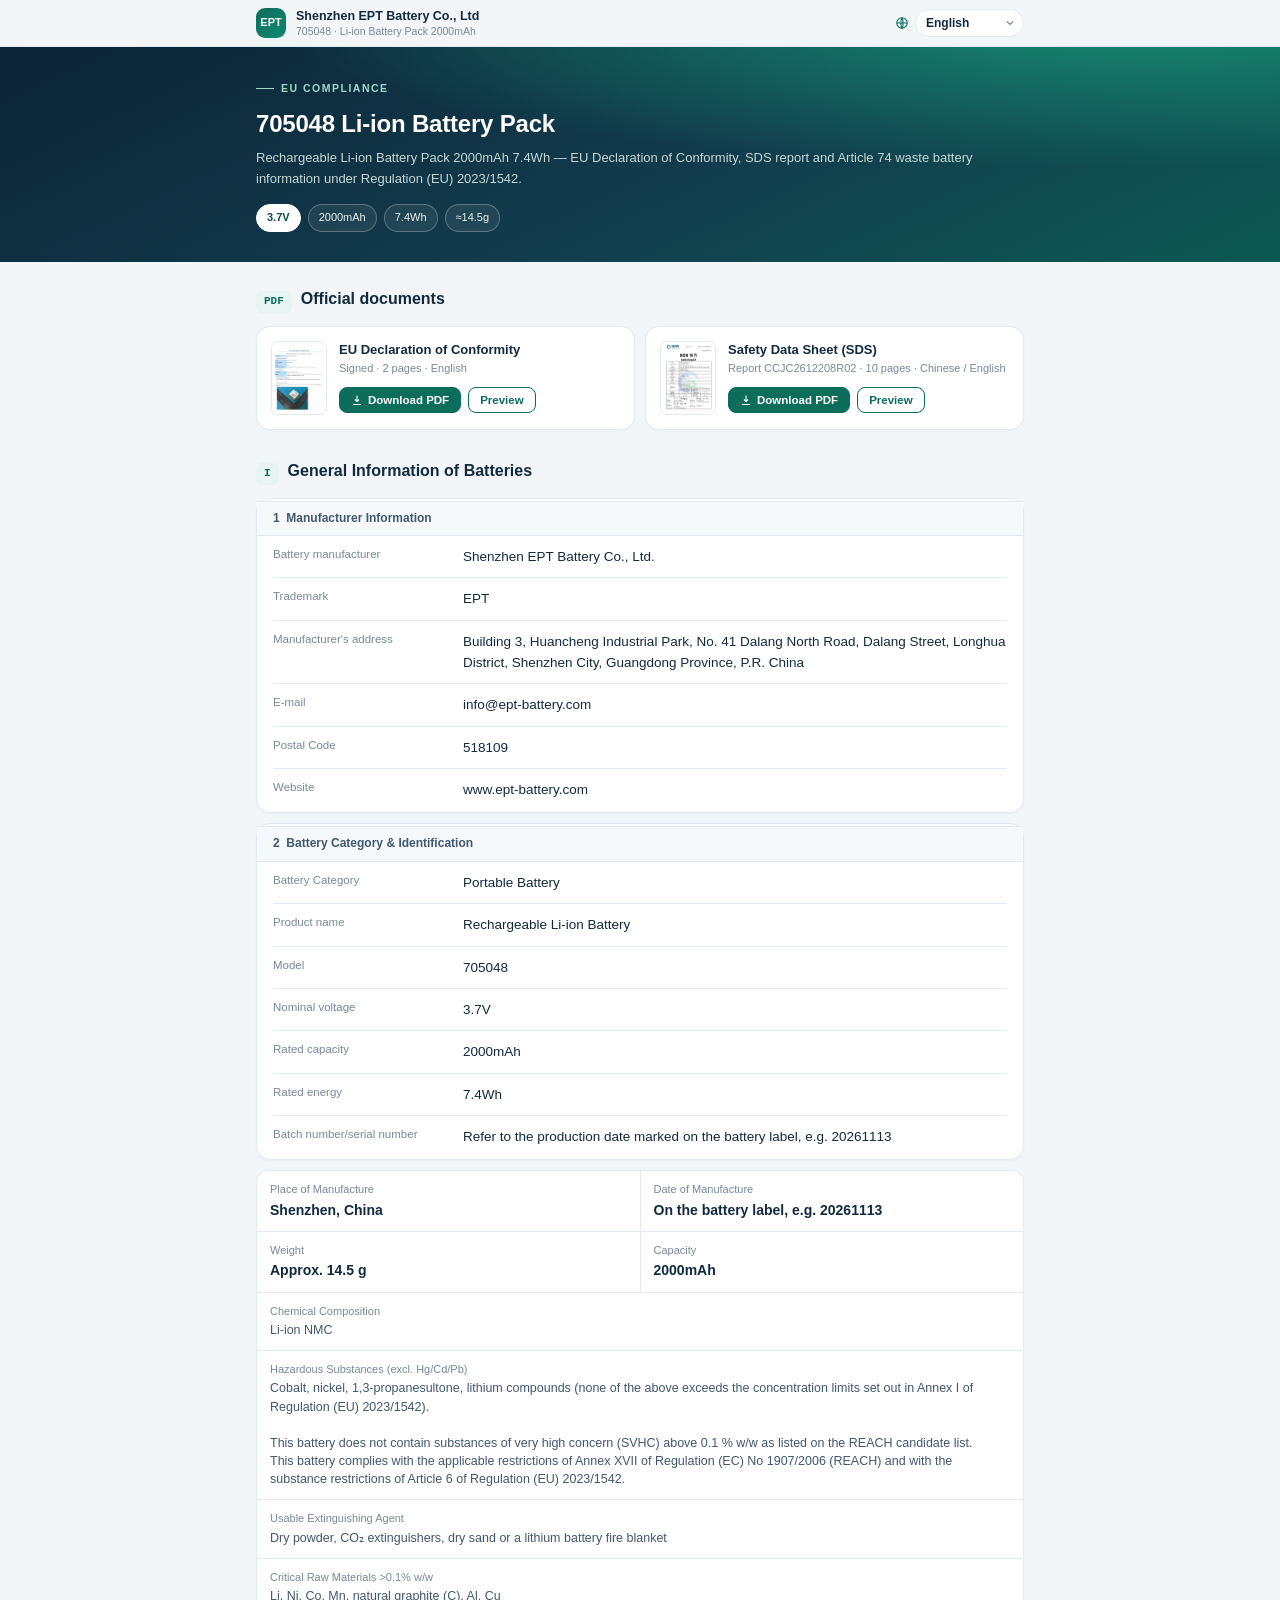
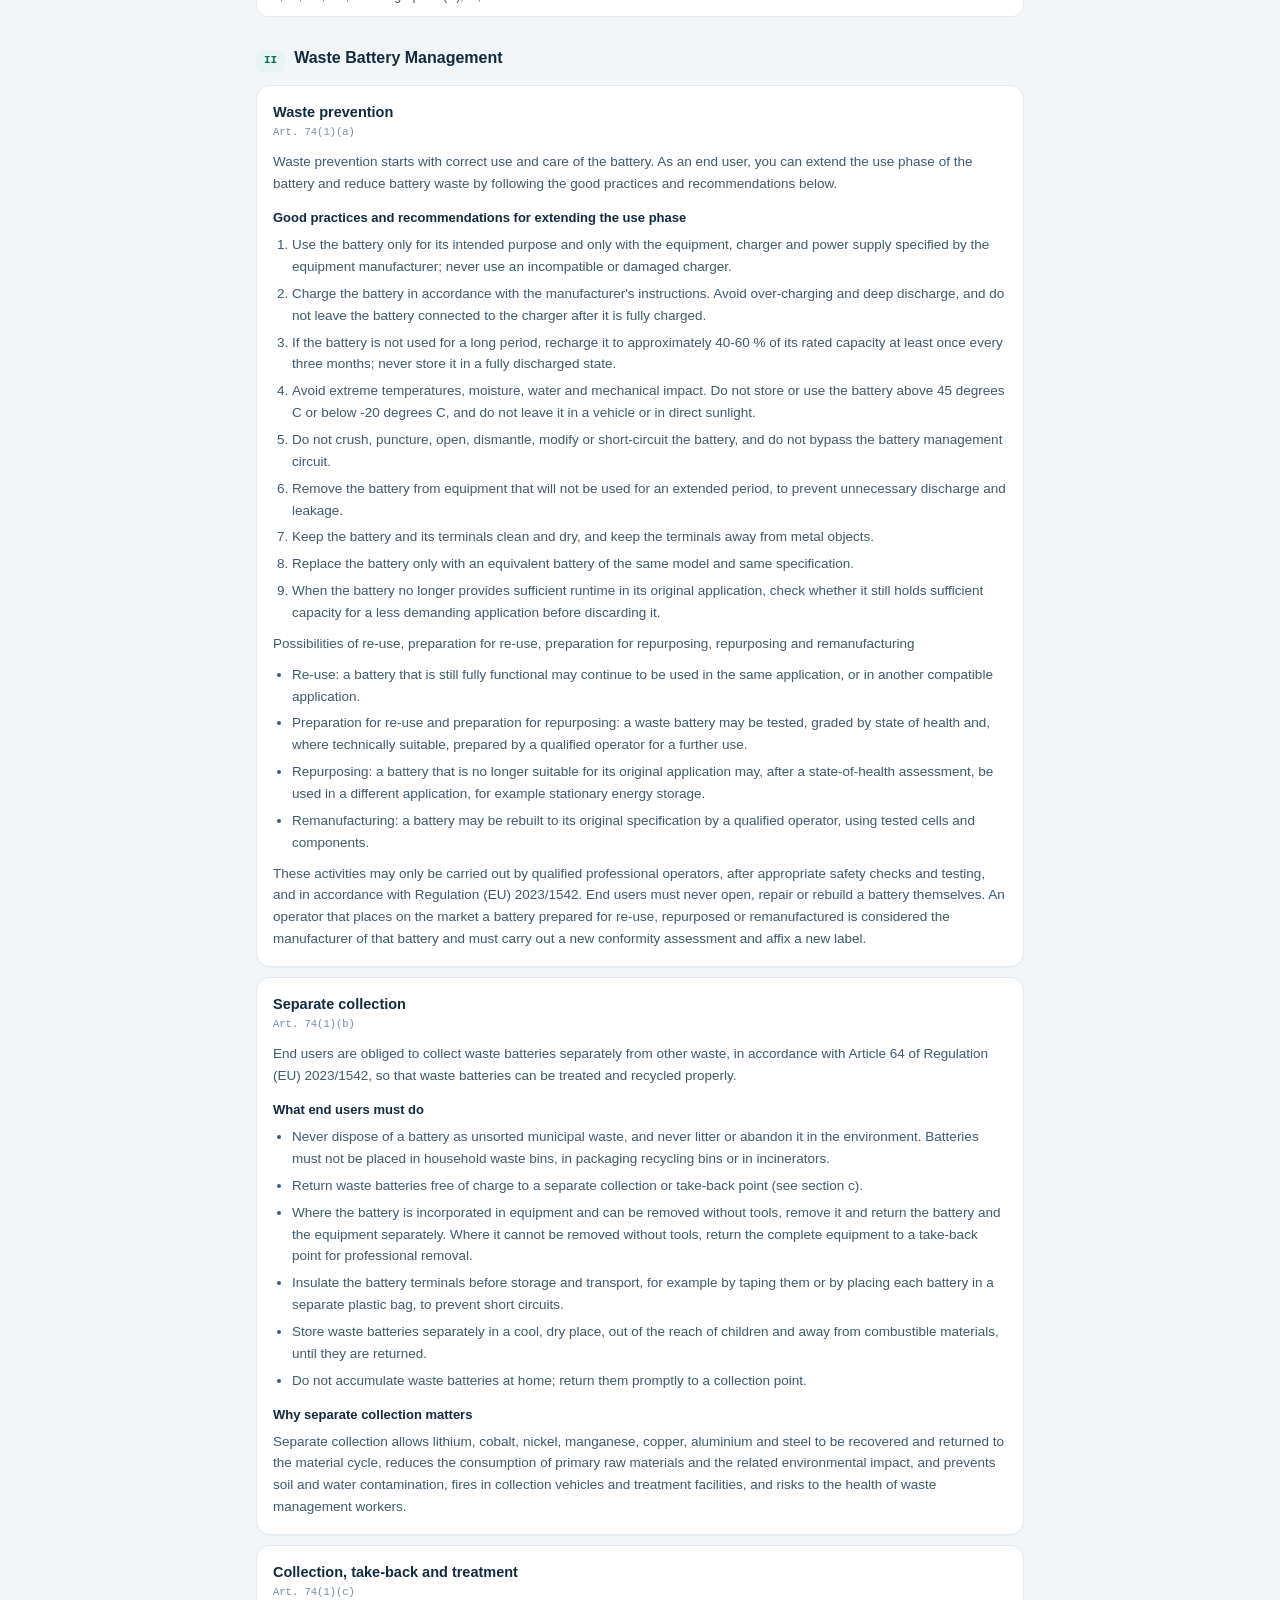
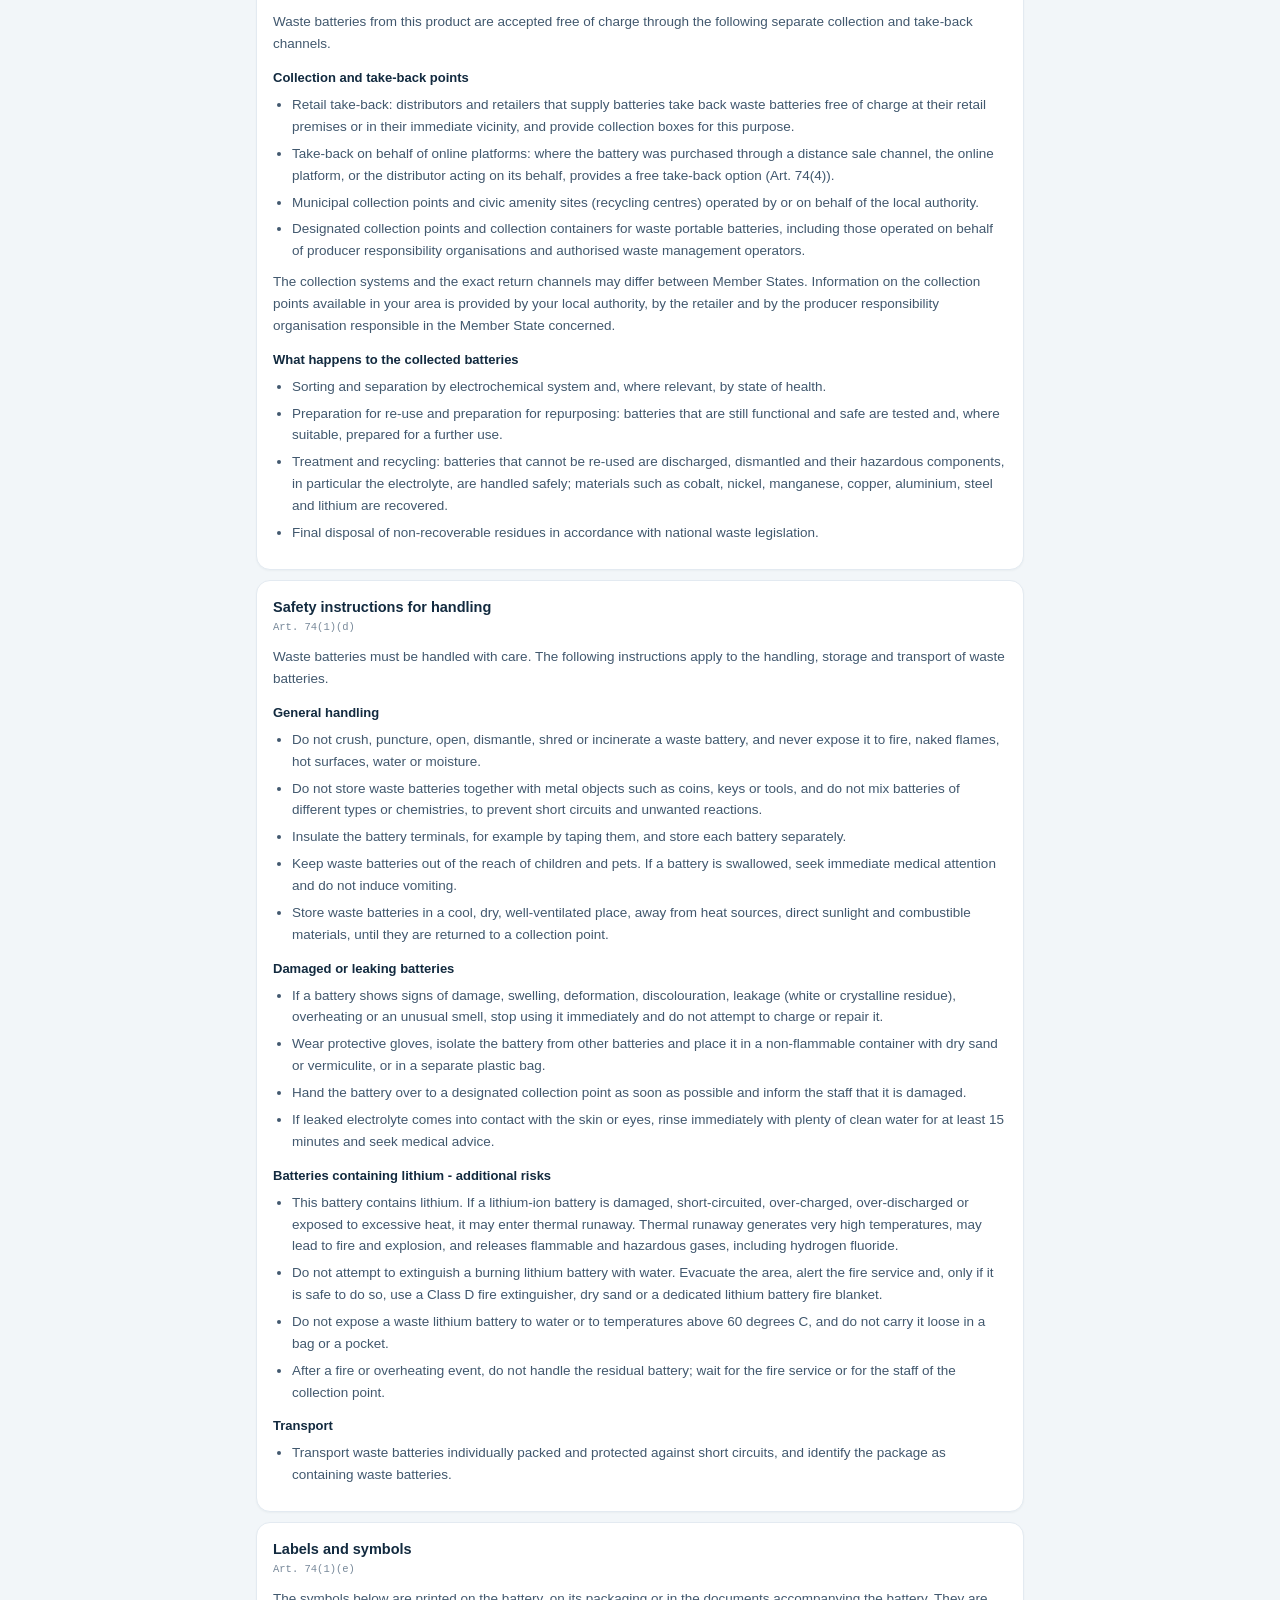
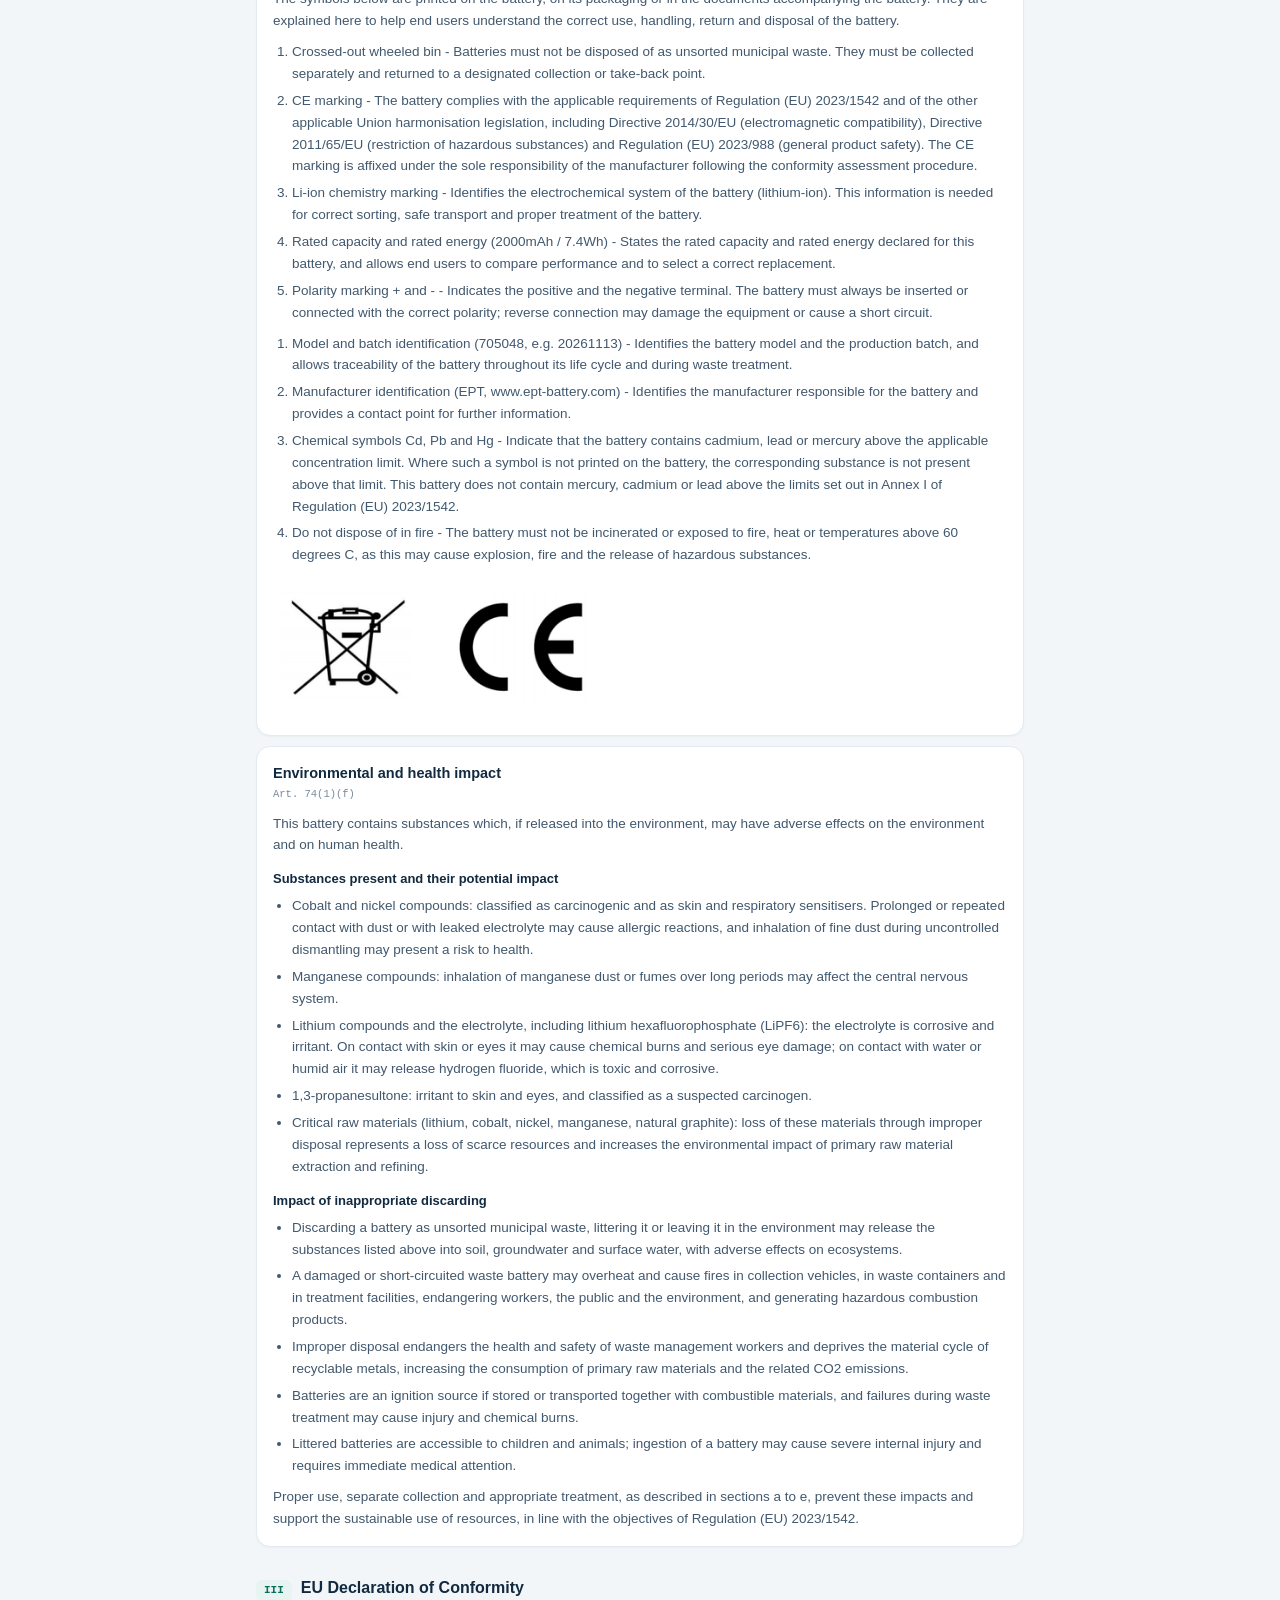
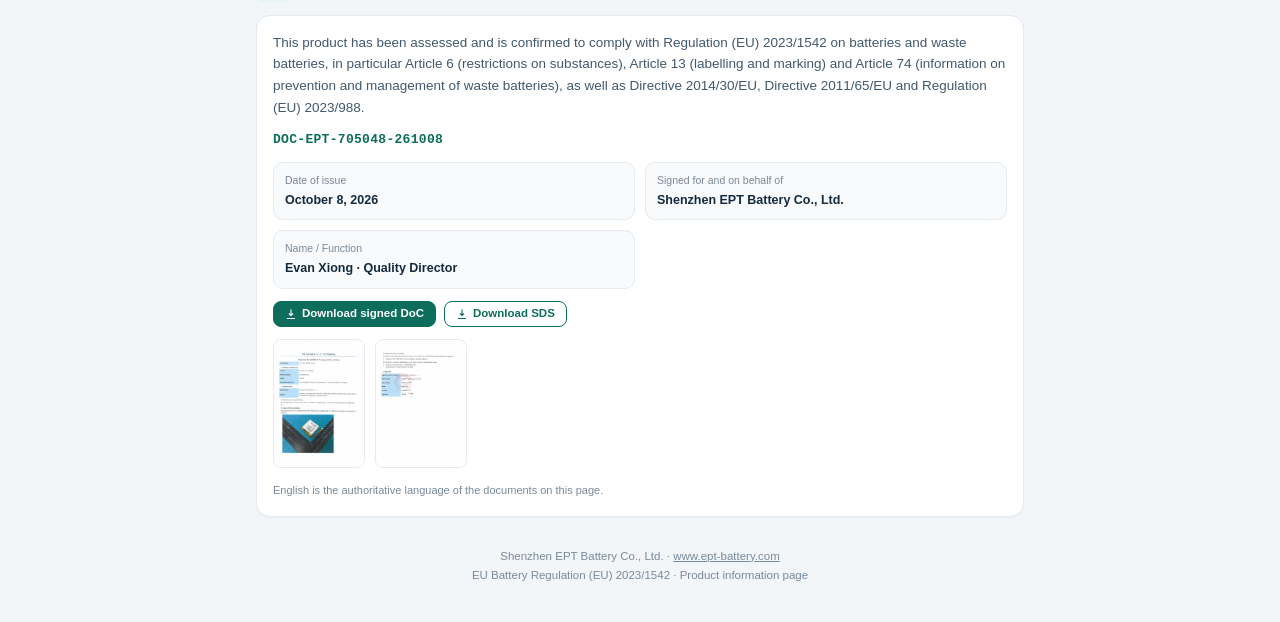
<file: 705048-2000mah-3.7v/index.html>
<!DOCTYPE html>
<html lang="en">
<head>
<meta charset="UTF-8">
<meta name="viewport" content="width=device-width, initial-scale=1.0, viewport-fit=cover">
<meta name="format-detection" content="telephone=no">
<title>705048 · EU Compliance Documents</title>
<meta name="description" content="705048 Li-ion Battery Pack — EU Declaration of Conformity, SDS report and Article 74 waste battery information under Regulation (EU) 2023/1542.">
<style>
  :root{
    --ink:#122a3f; --ink-2:#41586e; --ink-3:#78899a;
    --line:#e3eaf1; --bg:#f2f6f9; --card:#fff;
    --accent:#0d6d5b; --accent-soft:#e8f4f1; --hl:#fff9d6;
  }
  *{box-sizing:border-box;-webkit-tap-highlight-color:transparent}
  html{-webkit-text-size-adjust:100%}
  body{margin:0;background:var(--bg);color:var(--ink);
    font-family:-apple-system,BlinkMacSystemFont,"Segoe UI","Helvetica Neue",Arial,sans-serif;
    font-size:14.5px;line-height:1.62;-webkit-font-smoothing:antialiased}
  img{display:block;max-width:100%}
  .wrap{max-width:800px;margin:0 auto;padding:0 16px}

  .topbar{position:sticky;top:0;z-index:40;background:rgba(242,246,249,.92);
    backdrop-filter:saturate(180%) blur(14px);-webkit-backdrop-filter:saturate(180%) blur(14px);
    border-bottom:1px solid var(--line)}
  .topbar .inner{max-width:800px;margin:0 auto;padding:8px 16px;display:flex;align-items:center;gap:10px}
  .brandmark{width:30px;height:30px;border-radius:9px;flex:0 0 auto;
    background:linear-gradient(140deg,#0d6d5b,#0f8a70);color:#fff;font-size:11px;font-weight:700;
    display:flex;align-items:center;justify-content:center}
  .topbar .t{font-size:12.5px;font-weight:600;line-height:1.3;min-width:0}
  .topbar .t small{display:-webkit-box;font-weight:400;font-size:10.5px;color:var(--ink-3);
    line-height:1.25;-webkit-line-clamp:2;-webkit-box-orient:vertical;overflow:hidden}
  .lsel{margin-left:auto;display:flex;align-items:center;gap:6px;flex:0 0 auto}
  .lsel svg{width:14px;height:14px;color:var(--accent)}
  .lsel select{appearance:none;-webkit-appearance:none;border:1px solid var(--line);background:#fff;
    color:var(--ink);border-radius:999px;padding:6px 26px 6px 10px;font-size:12px;font-weight:600;
    font-family:inherit;max-width:118px;cursor:pointer;
    background-image:url("data:image/svg+xml;utf8,<svg xmlns='http://www.w3.org/2000/svg' viewBox='0 0 24 24' fill='none' stroke='%2378899a' stroke-width='2.4'><path d='M6 9l6 6 6-6'/></svg>");
    background-repeat:no-repeat;background-position:right 7px center;background-size:12px}

  .hero{color:#fff;padding:26px 0 30px;position:relative;overflow:hidden;
    background:radial-gradient(120% 120% at 88% -10%, #16896f 0%, rgba(22,137,111,0) 55%),
      linear-gradient(155deg,#0c2436 0%,#123c4d 55%,#0d5a52 100%)}
  .kicker{font-size:10.5px;letter-spacing:1.5px;text-transform:uppercase;color:#9fd8c9;
    font-weight:700;margin-bottom:11px;display:inline-flex;align-items:center;gap:7px}
  .kicker:before{content:"";width:18px;height:1px;background:#9fd8c9}
  .hero h1{margin:0;font-size:24px;line-height:1.3;font-weight:700;letter-spacing:-.2px}
  .hero p.lead{margin:8px 0 0;color:#c3d9d5;font-size:13px}
  .chips{display:flex;flex-wrap:wrap;gap:7px;margin-top:15px}
  .chip{font-size:11px;padding:4px 10px;border-radius:999px;border:1px solid rgba(255,255,255,.26);
    color:#e7f3f0;background:rgba(255,255,255,.07);white-space:nowrap}
  .chip.solid{background:#fff;color:#0c4e44;border-color:#fff;font-weight:600}

  section{padding:26px 0 4px}
  .sec-head{display:flex;align-items:baseline;gap:9px;margin-bottom:13px}
  .sec-head .num{font-family:ui-monospace,Menlo,monospace;font-size:11px;color:var(--accent);
    background:var(--accent-soft);padding:2px 8px;border-radius:6px;font-weight:700}
  .sec-head h2{margin:0;font-size:16px;font-weight:700;line-height:1.4}

  .card{background:var(--card);border:1px solid var(--line);border-radius:14px;
    padding:2px 16px;box-shadow:0 1px 2px rgba(18,42,63,.04);margin-top:10px}
  .row{display:block;padding:11px 0;border-bottom:1px solid var(--line)}
  .row:last-child{border-bottom:0}
  .row .k{font-size:11.5px;color:var(--ink-3);line-height:1.45;margin-bottom:3px}
  .row .v{font-size:13.5px;color:var(--ink);word-break:break-word;line-height:1.58}
  @media (min-width:560px){
    .row{display:flex;gap:14px;align-items:flex-start;padding:10px 0}
    .row .k{flex:0 0 176px;width:176px;margin-bottom:0}
    .row .v{flex:1}
  }
  .subhead{margin:0 -16px;padding:7px 16px;background:#f6f9fb;border-top:1px solid var(--line);
    border-bottom:1px solid var(--line);font-size:12px;font-weight:700;color:var(--ink-2)}
  .mono{font-family:ui-monospace,SFMono-Regular,Menlo,Consolas,monospace;font-size:12px}

  .kv{display:grid;grid-template-columns:repeat(2,minmax(0,1fr));gap:1px;background:var(--line);
    border:1px solid var(--line);border-radius:12px;overflow:hidden;margin:10px 0 0}
  .kv .c{background:#fff;padding:11px 13px}
  .kv .c .k{font-size:11px;color:var(--ink-3);margin-bottom:2px;line-height:1.4}
  .kv .c .v{font-size:14px;font-weight:600;line-height:1.45}
  .kv .c .v.sm{font-size:12.5px;font-weight:400;color:var(--ink-2)}
  .kv .c.wide{grid-column:1 / -1}

  .dl{display:grid;grid-template-columns:1fr;gap:10px;margin-top:10px}
  @media (min-width:640px){.dl{grid-template-columns:1fr 1fr}}
  .dcard{background:var(--card);border:1px solid var(--line);border-radius:14px;padding:14px;
    display:flex;gap:12px;box-shadow:0 1px 2px rgba(18,42,63,.04)}
  .dcard .th{width:56px;height:74px;flex:0 0 auto;border-radius:7px;overflow:hidden;
    border:1px solid var(--line);background:#f7fafc}
  .dcard .th img{width:100%;height:100%;object-fit:cover;object-position:top center}
  .dcard .body{min-width:0;flex:1;display:flex;flex-direction:column}
  .dcard .t{font-size:13px;font-weight:700;line-height:1.35}
  .dcard .m{font-size:11px;color:var(--ink-3);margin-top:2px}
  .dcard .btns{display:flex;gap:7px;margin-top:9px;flex-wrap:wrap}
  .btn{display:inline-flex;align-items:center;gap:5px;text-decoration:none;border-radius:8px;
    font-size:11.5px;font-weight:600;padding:6px 11px;line-height:1;border:1px solid var(--accent);
    background:var(--accent);color:#fff}
  .btn.ghost{background:#fff;color:var(--accent)}
  .btn svg{width:12px;height:12px}

  .guide{background:var(--card);border:1px solid var(--line);border-radius:14px;
    padding:16px;box-shadow:0 1px 2px rgba(18,42,63,.04);margin-top:10px}
  .guide h3{margin:0 0 2px;font-size:14.5px;font-weight:700;line-height:1.4}
  .guide .art{font-size:10.5px;color:var(--ink-3);font-family:ui-monospace,Menlo,monospace;margin-bottom:10px}
  .guide p{margin:0 0 9px;font-size:13.5px;color:var(--ink-2)}
  .guide p.sh{color:var(--ink);font-weight:700;font-size:13px;margin:12px 0 6px}
  .guide p:last-child{margin-bottom:0}
  .guide ol,.guide ul{margin:0 0 9px;padding-left:19px;font-size:13.5px;color:var(--ink-2)}
  .guide li{margin-bottom:5px}
  .guide .sym{margin:12px 0 2px;max-width:340px}
  .sum{display:none}
  body:not(.en) .en-body{display:none}
  body.en .sum{display:none}
  body:not(.en) .sum{display:block}
  .notebar{background:#fff9d6;border:1px solid #efe3a3;border-radius:10px;padding:8px 12px;
    font-size:11.5px;color:#6b5a10;margin-top:10px;line-height:1.5}

  .docbox{background:var(--card);border:1px solid var(--line);border-radius:14px;padding:16px;
    box-shadow:0 1px 2px rgba(18,42,63,.04);margin-top:10px}
  .docbox .num2{font-family:ui-monospace,Menlo,monospace;font-size:13px;font-weight:700;
    color:var(--accent);letter-spacing:.3px}
  .docgrid{display:grid;grid-template-columns:repeat(2,minmax(0,1fr));gap:10px;margin-top:12px}
  .docgrid .g{background:#f8fafc;border:1px solid var(--line);border-radius:10px;padding:9px 11px}
  .docgrid .g .k{font-size:10.5px;color:var(--ink-3)}
  .docgrid .g .v{font-size:12.5px;font-weight:600;margin-top:1px}
  .thumbs{display:flex;gap:10px;margin-top:12px;overflow-x:auto;padding-bottom:4px}
  .thumbs a{flex:0 0 auto;width:92px;border:1px solid var(--line);border-radius:8px;overflow:hidden;
    background:#fff}
  .thumbs img{width:100%}

  .lb{position:fixed;inset:0;z-index:100;background:#0a0f14;display:none;
    flex-direction:column;justify-content:center}
  .lb.on{display:flex}
  .lb img{max-width:100%;max-height:86vh;object-fit:contain;margin:0 auto}
  .lb .bar{position:absolute;top:0;left:0;right:0;padding:12px 16px;display:flex;
    justify-content:space-between;align-items:center;color:#cfe0dd;font-size:12px;gap:10px}
  .lb .bar button{background:rgba(255,255,255,.14);border:0;color:#fff;border-radius:8px;
    padding:6px 12px;font-size:13px}
  .lb .nav{position:absolute;bottom:0;left:0;right:0;padding:14px;display:flex;
    justify-content:center;gap:10px}
  .lb .nav button{background:rgba(255,255,255,.14);border:0;color:#fff;border-radius:8px;
    padding:8px 16px;font-size:13px}

  footer{padding:26px 0 40px;color:var(--ink-3);font-size:11.5px;text-align:center;line-height:1.7}
  footer a{color:var(--ink-3)}
</style>
</head>
<body class="en">

<div class="topbar"><div class="inner">
  <div class="brandmark">EPT</div>
  <div class="t">Shenzhen EPT Battery Co., Ltd<small data-i18n="brand_sub">705048 · Li-ion Battery Pack 2000mAh</small></div>
  <div class="lsel">
    <svg viewBox="0 0 24 24" fill="none" stroke="currentColor" stroke-width="1.9" aria-hidden="true">
      <circle cx="12" cy="12" r="9"/><path d="M3 12h18M12 3c2.5 2.7 2.5 15.3 0 18M12 3c-2.5 2.7-2.5 15.3 0 18"/></svg>
    <select id="lang" aria-label="Language"></select>
  </div>
</div></div>

<header class="hero"><div class="wrap">
  <div class="kicker" data-i18n="kicker">EU Compliance</div>
  <h1 data-i18n="hero_title">705048 Li-ion Battery Pack</h1>
  <p class="lead" data-i18n="lead">Rechargeable Li-ion Battery Pack 2000mAh 7.4Wh — EU Declaration of Conformity, SDS report and Article 74 waste battery information under Regulation (EU) 2023/1542.</p>
  <div class="chips">
    <span class="chip solid">3.7V</span>
    <span class="chip">2000mAh</span>
    <span class="chip">7.4Wh</span>
    <span class="chip">≈14.5g</span>
  </div>
</div></header>

<main class="wrap">

  <section id="docs">
    <div class="sec-head"><span class="num">PDF</span><h2 data-i18n="t_docs">Official documents</h2></div>
    <div class="dl">
      <div class="dcard">
        <a class="th" href="docs/DoC-705048-EN.pdf" target="_blank" rel="noopener"><img src="img/doc01.jpg" alt=""></a>
        <div class="body">
          <div class="t" data-i18n="d_doc_t">EU Declaration of Conformity</div>
          <div class="m"><span data-i18n="d_doc_m">Signed · 2 pages · English</span></div>
          <div class="btns">
            <a class="btn" href="docs/DoC-705048-EN.pdf" download>
              <svg viewBox="0 0 24 24" fill="none" stroke="currentColor" stroke-width="2.2"><path d="M12 3v12m0 0l-4-4m4 4l4-4M4 21h16"/></svg>
              <span data-i18n="d_btn">Download PDF</span></a>
            <a class="btn ghost" href="docs/DoC-705048-EN.pdf" target="_blank" rel="noopener"><span data-i18n="d_pv">Preview</span></a>
          </div>
        </div>
      </div>
      <div class="dcard">
        <a class="th" href="docs/SDS-CCJC2612208R02.pdf" target="_blank" rel="noopener"><img src="img/sds01.jpg" alt=""></a>
        <div class="body">
          <div class="t" data-i18n="d_sds_t">Safety Data Sheet (SDS)</div>
          <div class="m"><span data-i18n="d_sds_m">Report CCJC2612208R02 · 10 pages · ZH / EN</span></div>
          <div class="btns">
            <a class="btn" href="docs/SDS-CCJC2612208R02.pdf" download>
              <svg viewBox="0 0 24 24" fill="none" stroke="currentColor" stroke-width="2.2"><path d="M12 3v12m0 0l-4-4m4 4l4-4M4 21h16"/></svg>
              <span data-i18n="d_btn">Download PDF</span></a>
            <a class="btn ghost" href="docs/SDS-CCJC2612208R02.pdf" target="_blank" rel="noopener"><span data-i18n="d_pv">Preview</span></a>
          </div>
        </div>
      </div>
    </div>
  </section>

  <section id="info">
    <div class="sec-head"><span class="num">I</span><h2 data-i18n="s1">General Information of Batteries</h2></div>
    <div class="card">
      <div class="subhead">1 &nbsp;<span data-i18n="t1">Manufacturer Information</span></div>
<div class="row"><div class="k" data-i18n="l1">Battery manufacturer</div><div class="v">Shenzhen EPT Battery Co., Ltd.</div></div>
<div class="row"><div class="k" data-i18n="l2">Trademark</div><div class="v">EPT</div></div>
<div class="row"><div class="k" data-i18n="l3">Manufacturer's address</div><div class="v"><span class="sm">Building 3, Huancheng Industrial Park, No. 41 Dalang North Road, Dalang Street, Longhua District, Shenzhen City, Guangdong Province, P.R. China</span></div></div>
<div class="row"><div class="k" data-i18n="l4">E-mail</div><div class="v">info@ept-battery.com</div></div>
<div class="row"><div class="k" data-i18n="l5">Postal Code</div><div class="v">518109</div></div>
<div class="row"><div class="k" data-i18n="l6">Website</div><div class="v">www.ept-battery.com</div></div>
    </div>
    <div class="card">
      <div class="subhead">2 &nbsp;<span data-i18n="t2">Battery Category &amp; Identification</span></div>
<div class="row"><div class="k" data-i18n="l7">Battery Category</div><div class="v"><span data-i18n="v_cat">Portable Battery</span></div></div>
<div class="row"><div class="k" data-i18n="l8">Product name</div><div class="v"><span data-i18n="v_pname">Rechargeable Li-ion Battery</span></div></div>
<div class="row"><div class="k" data-i18n="l9">Model</div><div class="v">705048</div></div>
<div class="row"><div class="k" data-i18n="l10">Nominal voltage</div><div class="v">3.7V</div></div>
<div class="row"><div class="k" data-i18n="l11">Rated capacity</div><div class="v"><span data-i18n="v_cap">2000mAh</span></div></div>
<div class="row"><div class="k" data-i18n="l12">Rated energy</div><div class="v">7.4Wh</div></div>
<div class="row"><div class="k" data-i18n="l13">Batch number/serial number</div><div class="v"><span data-i18n="v_batch">Refer to the production date marked on the battery label, e.g. 20261113</span></div></div>
    </div>
    <div class="kv">
      <div class="c"><div class="k" data-i18n="l15">Place of Manufacture</div><div class="v"><span data-i18n="v_place">Shenzhen, China</span></div></div>
      <div class="c"><div class="k" data-i18n="l16">Date of Manufacture</div><div class="v"><span data-i18n="v_dom">On the battery label, e.g. 20261113</span></div></div>
      <div class="c"><div class="k" data-i18n="l17">Weight</div><div class="v"><span data-i18n="v_weight">Approx. 14.5 g</span></div></div>
      <div class="c"><div class="k" data-i18n="l18">Capacity</div><div class="v"><span data-i18n="v_cap">2000mAh</span></div></div>
      <div class="c wide"><div class="k" data-i18n="l19">Chemical Composition</div><div class="v sm"><span data-i18n="v_chem">Li-ion NMC</span></div></div>
      <div class="c wide"><div class="k" data-i18n="l20">Hazardous Substances (excl. Hg/Cd/Pb)</div><div class="v sm">Cobalt, nickel, 1,3-propanesultone, lithium compounds (none of the above exceeds the concentration limits set out in Annex I of Regulation (EU) 2023/1542).<br><br>This battery does not contain substances of very high concern (SVHC) above 0.1 % w/w as listed on the REACH candidate list.<br>This battery complies with the applicable restrictions of Annex XVII of Regulation (EC) No 1907/2006 (REACH) and with the substance restrictions of Article 6 of Regulation (EU) 2023/1542.</div></div>
      <div class="c wide"><div class="k" data-i18n="l21">Usable Extinguishing Agent</div><div class="v sm"><span data-i18n="v_ext">Dry powder, CO₂ extinguishers, dry sand or a lithium battery fire blanket</span></div></div>
      <div class="c wide"><div class="k" data-i18n="l22">Critical Raw Materials &gt;0.1% w/w</div><div class="v sm"><span data-i18n="v_crm">Li, Ni, Co, Mn, natural graphite (C), Al, Cu</span></div></div>
    </div>
  </section>

  <section id="waste">
    <div class="sec-head"><span class="num">II</span><h2 data-i18n="s2">Waste Battery Management</h2></div>
    <div class="notebar sum" data-i18n="w_note">Summaries are provided in your language. The full technical text below is taken from the official English documentation.</div>
    <div class="guide">
      <h3 data-i18n="w1_t">Waste prevention</h3>
      <div class="art">Art. 74(1)(a)</div>
      <div class="en-body">
<p>Waste prevention starts with correct use and care of the battery. As an end user, you can extend the use phase of the battery and reduce battery waste by following the good practices and recommendations below.</p>
<p class="sh">Good practices and recommendations for extending the use phase</p>
<ol><li>Use the battery only for its intended purpose and only with the equipment, charger and power supply specified by the equipment manufacturer; never use an incompatible or damaged charger.</li><li>Charge the battery in accordance with the manufacturer's instructions. Avoid over-charging and deep discharge, and do not leave the battery connected to the charger after it is fully charged.</li><li>If the battery is not used for a long period, recharge it to approximately 40-60 % of its rated capacity at least once every three months; never store it in a fully discharged state.</li><li>Avoid extreme temperatures, moisture, water and mechanical impact. Do not store or use the battery above 45 degrees C or below -20 degrees C, and do not leave it in a vehicle or in direct sunlight.</li><li>Do not crush, puncture, open, dismantle, modify or short-circuit the battery, and do not bypass the battery management circuit.</li><li>Remove the battery from equipment that will not be used for an extended period, to prevent unnecessary discharge and leakage.</li><li>Keep the battery and its terminals clean and dry, and keep the terminals away from metal objects.</li><li>Replace the battery only with an equivalent battery of the same model and same specification.</li><li>When the battery no longer provides sufficient runtime in its original application, check whether it still holds sufficient capacity for a less demanding application before discarding it.</li></ol>
<p>Possibilities of re-use, preparation for re-use, preparation for repurposing, repurposing and remanufacturing</p>
<ul><li>Re-use: a battery that is still fully functional may continue to be used in the same application, or in another compatible application.</li><li>Preparation for re-use and preparation for repurposing: a waste battery may be tested, graded by state of health and, where technically suitable, prepared by a qualified operator for a further use.</li><li>Repurposing: a battery that is no longer suitable for its original application may, after a state-of-health assessment, be used in a different application, for example stationary energy storage.</li><li>Remanufacturing: a battery may be rebuilt to its original specification by a qualified operator, using tested cells and components.</li></ul>
<p>These activities may only be carried out by qualified professional operators, after appropriate safety checks and testing, and in accordance with Regulation (EU) 2023/1542. End users must never open, repair or rebuild a battery themselves. An operator that places on the market a battery prepared for re-use, repurposed or remanufactured is considered the manufacturer of that battery and must carry out a new conformity assessment and affix a new label.</p>
      </div>
<div class="sum" data-i18n="w1_s"></div>
    </div>
    <div class="guide">
      <h3 data-i18n="w2_t">Separate collection</h3>
      <div class="art">Art. 74(1)(b)</div>
      <div class="en-body">
<p>End users are obliged to collect waste batteries separately from other waste, in accordance with Article 64 of Regulation (EU) 2023/1542, so that waste batteries can be treated and recycled properly.</p>
<p class="sh">What end users must do</p>
<ul><li>Never dispose of a battery as unsorted municipal waste, and never litter or abandon it in the environment. Batteries must not be placed in household waste bins, in packaging recycling bins or in incinerators.</li><li>Return waste batteries free of charge to a separate collection or take-back point (see section c).</li><li>Where the battery is incorporated in equipment and can be removed without tools, remove it and return the battery and the equipment separately. Where it cannot be removed without tools, return the complete equipment to a take-back point for professional removal.</li><li>Insulate the battery terminals before storage and transport, for example by taping them or by placing each battery in a separate plastic bag, to prevent short circuits.</li><li>Store waste batteries separately in a cool, dry place, out of the reach of children and away from combustible materials, until they are returned.</li><li>Do not accumulate waste batteries at home; return them promptly to a collection point.</li></ul>
<p class="sh">Why separate collection matters</p>
<p>Separate collection allows lithium, cobalt, nickel, manganese, copper, aluminium and steel to be recovered and returned to the material cycle, reduces the consumption of primary raw materials and the related environmental impact, and prevents soil and water contamination, fires in collection vehicles and treatment facilities, and risks to the health of waste management workers.</p>
      </div>
<div class="sum" data-i18n="w2_s"></div>
    </div>
    <div class="guide">
      <h3 data-i18n="w3_t">Collection, take-back and treatment</h3>
      <div class="art">Art. 74(1)(c)</div>
      <div class="en-body">
<p>Waste batteries from this product are accepted free of charge through the following separate collection and take-back channels.</p>
<p class="sh">Collection and take-back points</p>
<ul><li>Retail take-back: distributors and retailers that supply batteries take back waste batteries free of charge at their retail premises or in their immediate vicinity, and provide collection boxes for this purpose.</li><li>Take-back on behalf of online platforms: where the battery was purchased through a distance sale channel, the online platform, or the distributor acting on its behalf, provides a free take-back option (Art. 74(4)).</li><li>Municipal collection points and civic amenity sites (recycling centres) operated by or on behalf of the local authority.</li><li>Designated collection points and collection containers for waste portable batteries, including those operated on behalf of producer responsibility organisations and authorised waste management operators.</li></ul>
<p>The collection systems and the exact return channels may differ between Member States. Information on the collection points available in your area is provided by your local authority, by the retailer and by the producer responsibility organisation responsible in the Member State concerned.</p>
<p class="sh">What happens to the collected batteries</p>
<ul><li>Sorting and separation by electrochemical system and, where relevant, by state of health.</li><li>Preparation for re-use and preparation for repurposing: batteries that are still functional and safe are tested and, where suitable, prepared for a further use.</li><li>Treatment and recycling: batteries that cannot be re-used are discharged, dismantled and their hazardous components, in particular the electrolyte, are handled safely; materials such as cobalt, nickel, manganese, copper, aluminium, steel and lithium are recovered.</li><li>Final disposal of non-recoverable residues in accordance with national waste legislation.</li></ul>
      </div>
<div class="sum" data-i18n="w3_s"></div>
    </div>
    <div class="guide">
      <h3 data-i18n="w4_t">Safety instructions for handling</h3>
      <div class="art">Art. 74(1)(d)</div>
      <div class="en-body">
<p>Waste batteries must be handled with care. The following instructions apply to the handling, storage and transport of waste batteries.</p>
<p class="sh">General handling</p>
<ul><li>Do not crush, puncture, open, dismantle, shred or incinerate a waste battery, and never expose it to fire, naked flames, hot surfaces, water or moisture.</li><li>Do not store waste batteries together with metal objects such as coins, keys or tools, and do not mix batteries of different types or chemistries, to prevent short circuits and unwanted reactions.</li><li>Insulate the battery terminals, for example by taping them, and store each battery separately.</li><li>Keep waste batteries out of the reach of children and pets. If a battery is swallowed, seek immediate medical attention and do not induce vomiting.</li><li>Store waste batteries in a cool, dry, well-ventilated place, away from heat sources, direct sunlight and combustible materials, until they are returned to a collection point.</li></ul>
<p class="sh">Damaged or leaking batteries</p>
<ul><li>If a battery shows signs of damage, swelling, deformation, discolouration, leakage (white or crystalline residue), overheating or an unusual smell, stop using it immediately and do not attempt to charge or repair it.</li><li>Wear protective gloves, isolate the battery from other batteries and place it in a non-flammable container with dry sand or vermiculite, or in a separate plastic bag.</li><li>Hand the battery over to a designated collection point as soon as possible and inform the staff that it is damaged.</li><li>If leaked electrolyte comes into contact with the skin or eyes, rinse immediately with plenty of clean water for at least 15 minutes and seek medical advice.</li></ul>
<p class="sh">Batteries containing lithium - additional risks</p>
<ul><li>This battery contains lithium. If a lithium-ion battery is damaged, short-circuited, over-charged, over-discharged or exposed to excessive heat, it may enter thermal runaway. Thermal runaway generates very high temperatures, may lead to fire and explosion, and releases flammable and hazardous gases, including hydrogen fluoride.</li><li>Do not attempt to extinguish a burning lithium battery with water. Evacuate the area, alert the fire service and, only if it is safe to do so, use a Class D fire extinguisher, dry sand or a dedicated lithium battery fire blanket.</li><li>Do not expose a waste lithium battery to water or to temperatures above 60 degrees C, and do not carry it loose in a bag or a pocket.</li><li>After a fire or overheating event, do not handle the residual battery; wait for the fire service or for the staff of the collection point.</li></ul>
<p class="sh">Transport</p>
<ul><li>Transport waste batteries individually packed and protected against short circuits, and identify the package as containing waste batteries.</li></ul>
      </div>
<div class="sum" data-i18n="w4_s"></div>
    </div>
    <div class="guide">
      <h3 data-i18n="w5_t">Labels and symbols</h3>
      <div class="art">Art. 74(1)(e)</div>
      <div class="en-body">
<p>The symbols below are printed on the battery, on its packaging or in the documents accompanying the battery. They are explained here to help end users understand the correct use, handling, return and disposal of the battery.</p>
<ol><li>Crossed-out wheeled bin - Batteries must not be disposed of as unsorted municipal waste. They must be collected separately and returned to a designated collection or take-back point.</li><li>CE marking - The battery complies with the applicable requirements of Regulation (EU) 2023/1542 and of the other applicable Union harmonisation legislation, including Directive 2014/30/EU (electromagnetic compatibility), Directive 2011/65/EU (restriction of hazardous substances) and Regulation (EU) 2023/988 (general product safety). The CE marking is affixed under the sole responsibility of the manufacturer following the conformity assessment procedure.</li><li>Li-ion chemistry marking - Identifies the electrochemical system of the battery (lithium-ion). This information is needed for correct sorting, safe transport and proper treatment of the battery.</li><li>Rated capacity and rated energy (2000mAh / 7.4Wh) - States the rated capacity and rated energy declared for this battery, and allows end users to compare performance and to select a correct replacement.</li><li>Polarity marking + and - - Indicates the positive and the negative terminal. The battery must always be inserted or connected with the correct polarity; reverse connection may damage the equipment or cause a short circuit.</li></ol>
<ol><li>Model and batch identification (705048, e.g. 20261113) - Identifies the battery model and the production batch, and allows traceability of the battery throughout its life cycle and during waste treatment.</li><li>Manufacturer identification (EPT, www.ept-battery.com) - Identifies the manufacturer responsible for the battery and provides a contact point for further information.</li><li>Chemical symbols Cd, Pb and Hg - Indicate that the battery contains cadmium, lead or mercury above the applicable concentration limit. Where such a symbol is not printed on the battery, the corresponding substance is not present above that limit. This battery does not contain mercury, cadmium or lead above the limits set out in Annex I of Regulation (EU) 2023/1542.</li><li>Do not dispose of in fire - The battery must not be incinerated or exposed to fire, heat or temperatures above 60 degrees C, as this may cause explosion, fire and the release of hazardous substances.</li></ol>
        <img class="sym" src="img/symbols.png" alt="Crossed-out wheeled bin and CE marking">
      </div>
<div class="sum" data-i18n="w5_s"></div>
    </div>
    <div class="guide">
      <h3 data-i18n="w6_t">Environmental and health impact</h3>
      <div class="art">Art. 74(1)(f)</div>
      <div class="en-body">
<p>This battery contains substances which, if released into the environment, may have adverse effects on the environment and on human health.</p>
<p class="sh">Substances present and their potential impact</p>
<ul><li>Cobalt and nickel compounds: classified as carcinogenic and as skin and respiratory sensitisers. Prolonged or repeated contact with dust or with leaked electrolyte may cause allergic reactions, and inhalation of fine dust during uncontrolled dismantling may present a risk to health.</li><li>Manganese compounds: inhalation of manganese dust or fumes over long periods may affect the central nervous system.</li><li>Lithium compounds and the electrolyte, including lithium hexafluorophosphate (LiPF6): the electrolyte is corrosive and irritant. On contact with skin or eyes it may cause chemical burns and serious eye damage; on contact with water or humid air it may release hydrogen fluoride, which is toxic and corrosive.</li><li>1,3-propanesultone: irritant to skin and eyes, and classified as a suspected carcinogen.</li><li>Critical raw materials (lithium, cobalt, nickel, manganese, natural graphite): loss of these materials through improper disposal represents a loss of scarce resources and increases the environmental impact of primary raw material extraction and refining.</li></ul>
<p class="sh">Impact of inappropriate discarding</p>
<ul><li>Discarding a battery as unsorted municipal waste, littering it or leaving it in the environment may release the substances listed above into soil, groundwater and surface water, with adverse effects on ecosystems.</li><li>A damaged or short-circuited waste battery may overheat and cause fires in collection vehicles, in waste containers and in treatment facilities, endangering workers, the public and the environment, and generating hazardous combustion products.</li><li>Improper disposal endangers the health and safety of waste management workers and deprives the material cycle of recyclable metals, increasing the consumption of primary raw materials and the related CO2 emissions.</li><li>Batteries are an ignition source if stored or transported together with combustible materials, and failures during waste treatment may cause injury and chemical burns.</li><li>Littered batteries are accessible to children and animals; ingestion of a battery may cause severe internal injury and requires immediate medical attention.</li></ul>
<p>Proper use, separate collection and appropriate treatment, as described in sections a to e, prevent these impacts and support the sustainable use of resources, in line with the objectives of Regulation (EU) 2023/1542.</p>
      </div>
<div class="sum" data-i18n="w6_s"></div>
    </div>
  </section>

  <section id="doc">
    <div class="sec-head"><span class="num">III</span><h2 data-i18n="s3">EU Declaration of Conformity</h2></div>
    <div class="docbox">
      <p style="margin:0 0 10px;font-size:13.5px;color:var(--ink-2)" data-i18n="doc_lead">This product has been assessed and is confirmed to comply with Regulation (EU) 2023/1542 on batteries and waste batteries, in particular Article 6 (restrictions on substances), Article 13 (labelling and marking) and Article 74 (information on prevention and management of waste batteries), as well as Directive 2014/30/EU, Directive 2011/65/EU and Regulation (EU) 2023/988.</p>
      <div class="num2">DOC-EPT-705048-261008</div>
      <div class="docgrid">
        <div class="g"><div class="k" data-i18n="doc_date_l">Date of issue</div><div class="v">October 8, 2026</div></div>
        <div class="g"><div class="k" data-i18n="doc_sign_l">Signed for and on behalf of</div><div class="v">Shenzhen EPT Battery Co., Ltd.</div></div>
        <div class="g"><div class="k" data-i18n="doc_person_l">Name / Function</div><div class="v">Evan Xiong · <span data-i18n="doc_func">Quality Director</span></div></div>
      </div>
      <div class="btns" style="display:flex;gap:8px;margin-top:12px;flex-wrap:wrap">
        <a class="btn" href="docs/DoC-705048-EN.pdf" download>
          <svg viewBox="0 0 24 24" fill="none" stroke="currentColor" stroke-width="2.2"><path d="M12 3v12m0 0l-4-4m4 4l4-4M4 21h16"/></svg>
          <span data-i18n="doc_dl">Download signed DoC</span></a>
        <a class="btn ghost" href="docs/SDS-CCJC2612208R02.pdf" download>
          <svg viewBox="0 0 24 24" fill="none" stroke="currentColor" stroke-width="2.2"><path d="M12 3v12m0 0l-4-4m4 4l4-4M4 21h16"/></svg>
          <span data-i18n="doc_dl2">Download SDS</span></a>
      </div>
      <div class="thumbs">
        <a href="img/doc01.jpg" data-lb="doc" data-i="0"><img src="img/doc01.jpg" alt="DoC page 1" loading="lazy"></a>
        <a href="img/doc02.jpg" data-lb="doc" data-i="1"><img src="img/doc02.jpg" alt="DoC page 2" loading="lazy"></a>
      </div>
      <p style="margin:10px 0 0;font-size:11px;color:var(--ink-3)" data-i18n="doc_auth">English is the authoritative language of the documents on this page.</p>
    </div>
  </section>

</main>

<div class="lb" id="lb">
  <div class="bar"><span id="lbT"></span><button id="lbX">✕</button></div>
  <img id="lbI" alt="">
  <div class="nav"><button id="lbP">‹</button><button id="lbN">›</button></div>
</div>

<footer>Shenzhen EPT Battery Co., Ltd. · <a href="https://www.ept-battery.com">www.ept-battery.com</a><br>
<span data-i18n="foot">EU Battery Regulation (EU) 2023/1542 · Product information page</span></footer>

<script>
var I18N = {"en":{"brand_sub":"705048 · Li-ion Battery Pack 2000mAh","kicker":"EU Compliance","hero_title":"705048 Li-ion Battery Pack","lead":"Rechargeable Li-ion Battery Pack 2000mAh 7.4Wh — EU Declaration of Conformity, SDS report and Article 74 waste battery information under Regulation (EU) 2023/1542.","t_docs":"Official documents","d_doc_t":"EU Declaration of Conformity","d_doc_m":"Signed · 2 pages · English","d_sds_t":"Safety Data Sheet (SDS)","d_sds_m":"Report CCJC2612208R02 · 10 pages · Chinese / English","d_btn":"Download PDF","d_pv":"Preview","s1":"General Information of Batteries","s2":"Waste Battery Management","s3":"EU Declaration of Conformity","t1":"Manufacturer Information","t2":"Battery Category & Identification","l1":"Battery manufacturer","l2":"Trademark","l3":"Manufacturer's address","l4":"E-mail","l5":"Postal Code","l6":"Website","l7":"Battery Category","l8":"Product name","l9":"Model","l10":"Nominal voltage","l11":"Rated capacity","l12":"Rated energy","l13":"Batch number/serial number","l15":"Place of Manufacture","l16":"Date of Manufacture","l17":"Weight","l18":"Capacity","l19":"Chemical Composition","l20":"Hazardous Substances (excl. Hg/Cd/Pb)","l21":"Usable Extinguishing Agent","l22":"Critical Raw Materials >0.1% w/w","v_cat":"Portable Battery","v_pname":"Rechargeable Li-ion Battery","v_place":"Shenzhen, China","v_batch":"Refer to the production date marked on the battery label, e.g. 20261113","v_dom":"On the battery label, e.g. 20261113","v_weight":"Approx. 14.5 g","v_cap":"2000mAh","v_chem":"Li-ion NMC","v_ext":"Dry powder, CO₂ extinguishers, dry sand or a lithium battery fire blanket","v_crm":"Li, Ni, Co, Mn, natural graphite (C), Al, Cu","w1_t":"Waste prevention","w2_t":"Separate collection","w3_t":"Collection, take-back and treatment","w4_t":"Safety instructions for handling","w5_t":"Labels and symbols","w6_t":"Environmental and health impact","w1_s":"Extend battery life: use only the specified charger, avoid overcharging and deep discharge, recharge an unused battery to 40–60 % every three months, and avoid heat above 45 °C and moisture. Re-use, repurposing and remanufacturing are carried out only by qualified operators.","w2_s":"Waste batteries must never be placed in household waste. Return them free of charge to a separate collection or take-back point, insulate the terminals, and store them cool, dry and out of reach of children. Where the battery can be removed without tools, return battery and equipment separately.","w3_s":"Collection channels: retail take-back, take-back by online platforms, municipal recycling centres and designated battery collection points. Collected batteries are sorted, prepared for re-use or repurposing where possible, and otherwise treated to recover cobalt, nickel, manganese, copper, aluminium and lithium.","w4_s":"Never crush, pierce, open, burn or short-circuit a waste battery. Insulate the terminals and keep batteries away from metal objects. A damaged, swollen or leaking battery must be placed in a non-flammable container with dry sand and handed in immediately. Lithium batteries can enter thermal runaway — never use water on a burning battery.","w5_s":"Crossed-out wheeled bin: separate collection, never household waste. CE marking: conformity with Regulation (EU) 2023/1542 and the applicable EU harmonisation legislation. The label also shows the Li-ion chemistry, rated capacity and energy (2000mAh / 7.4Wh), polarity, model, batch number and manufacturer.","w6_s":"Cobalt, nickel, manganese and lithium compounds, the electrolyte (LiPF₆) and 1,3-propanesultone can harm health and the environment if released. Improper disposal contaminates soil and water, may cause fires in collection vehicles and treatment plants, and wastes scarce raw materials.","w_note":"Summaries are provided in your language. The complete technical text is taken from the official English documentation.","doc_lead":"This product has been assessed and is confirmed to comply with Regulation (EU) 2023/1542 on batteries and waste batteries, in particular Article 6 (restrictions on substances), Article 13 (labelling and marking) and Article 74 (information on prevention and management of waste batteries), as well as Directive 2014/30/EU, Directive 2011/65/EU and Regulation (EU) 2023/988.","doc_no_l":"Document number","doc_date_l":"Date of issue","doc_sign_l":"Signed for and on behalf of","doc_person_l":"Name / Function","doc_func":"Quality Director","doc_dl":"Download signed DoC","doc_dl2":"Download SDS","doc_auth":"English is the authoritative language of the documents on this page.","foot":"EU Battery Regulation (EU) 2023/1542 · Product information page"},"zh":{"brand_sub":"705048 · 锂离子电池组 2000mAh","kicker":"欧盟合规","hero_title":"705048 锂离子电池组","lead":"可充电锂离子电池组 2000mAh 7.4Wh —— 欧盟符合性声明、SDS 报告，以及依据欧盟电池法规 (EU) 2023/1542 第 74 条提供的废弃电池信息。","t_docs":"官方文件","d_doc_t":"欧盟符合性声明（DoC）","d_doc_m":"已签章 · 2 页 · 英文","d_sds_t":"安全数据表（SDS）","d_sds_m":"报告编号 CCJC2612208R02 · 10 页 · 中英对照","d_btn":"下载 PDF","d_pv":"在线预览","s1":"电池一般信息","s2":"废弃电池管理","s3":"欧盟符合性声明","t1":"制造商信息","t2":"电池类别与识别信息","l1":"电池制造商","l2":"商标","l3":"制造商地址","l4":"电子邮箱","l5":"邮政编码","l6":"网址","l7":"电池类别","l8":"产品名称","l9":"型号","l10":"标称电压","l11":"额定容量","l12":"额定能量","l13":"批号／序列号","l15":"生产地点","l16":"生产日期","l17":"重量","l18":"容量","l19":"化学成分","l20":"有害物质（不含汞／镉／铅）","l21":"可用灭火剂","l22":"关键原材料 >0.1% w/w","v_cat":"便携式电池","v_pname":"可充电锂离子电池","v_place":"中国深圳","v_batch":"见电池标签上标注的生产日期，例如 20261113","v_dom":"见电池标签，例如：20261113","v_weight":"约 14.5 g","v_cap":"2000mAh","v_chem":"锂离子 NMC","v_ext":"干粉灭火器、二氧化碳灭火器、干沙或专用锂电池灭火毯","v_crm":"锂（Li）、镍（Ni）、钴（Co）、锰（Mn）、天然石墨（C）、铝（Al）、铜（Cu）","w1_t":"防止产生废弃物","w2_t":"分类收集","w3_t":"回收渠道与处理","w4_t":"废弃电池安全须知","w5_t":"标签与符号含义","w6_t":"对环境和人体健康的影响","w1_s":"延长电池使用寿命：只使用规定的充电器，避免过充和深度放电，长期不用时每三个月充电至 40–60%，避免 45 °C 以上高温和潮湿环境。再利用、再用途化和再制造只能由具备资质的经营者实施。","w2_s":"废旧电池绝不能投入生活垃圾。请免费送至分类收集点或回收点，先用胶带绝缘端子，存放于阴凉干燥、儿童接触不到的地方。电池可免工具拆卸的，请将电池与设备分开交回。","w3_s":"回收渠道包括：零售店铺回收、线上平台回收、市政回收站，以及指定的废旧电池收集点。收集后的电池会按体系分类，能再利用或再用途化的先行处理，其余进行拆解处理，回收钴、镍、锰、铜、铝和锂等材料。","w4_s":"严禁挤压、穿刺、拆开、焚烧或短路废旧电池。端子须绝缘，并与金属物品分开存放。电池一旦破损、鼓胀、变形或漏液，应立即放入装有干沙的不燃容器并尽快交投。锂电池可能发生热失控，燃烧时严禁用水扑救。","w5_s":"打叉轮式垃圾桶：须分类收集，不得作为生活垃圾丢弃。CE 标志：符合 (EU) 2023/1542 及相关欧盟协调法规。标签还标注锂离子体系、额定容量与能量（2000mAh / 7.4Wh）、极性、型号、批号及制造商信息。","w6_s":"钴、镍、锰、锂化合物、电解液（LiPF₆）及 1,3-丙烷磺内酯一旦释放，会危害人体健康和环境。随意丢弃会污染土壤和水体，可能在收运车辆和处理厂引发火灾，并浪费稀缺原材料。","w_note":"以下为本语言摘要，完整技术文本以英文官方文件为准。","doc_lead":"本产品已依据欧洲议会和理事会 2023 年 7 月 12 日通过的欧盟电池法规 (EU) 2023/1542 进行评估，确认符合该法规的适用要求，特别是第 6 条（物质限制）、第 13 条（标签与标识）和第 74 条（废弃电池预防与管理信息），同时符合指令 2014/30/EU、指令 2011/65/EU 及法规 (EU) 2023/988。","doc_no_l":"文件编号","doc_date_l":"签发日期","doc_sign_l":"签署代表","doc_person_l":"姓名／职务","doc_func":"质量总监","doc_dl":"下载签章版 DoC","doc_dl2":"下载 SDS","doc_auth":"本页所附文件以英文版本为权威版本。","foot":"欧盟电池法规 (EU) 2023/1542 · 产品信息页"},"bg":{"brand_sub":"705048 · Литиево-йонен акумулаторен пакет 2000 mAh","kicker":"Съответствие с ЕС","hero_title":"705048 Литиево-йонен акумулаторен пакет","lead":"Акумулаторен пакет Li-ion за многократно зареждане 2000 mAh 7,4 Wh — ЕС декларация за съответствие, SDS доклад и информация за отпадъчни батерии по член 74 от Регламент (ЕС) 2023/1542.","t_docs":"Официални документи","d_doc_t":"ЕС декларация за съответствие","d_doc_m":"Подписана · 2 страници · английски","d_sds_t":"Информационен лист за безопасност (SDS)","d_sds_m":"Доклад CCJC2612208R02 · 10 страници · китайски / английски","d_btn":"Изтегли PDF","d_pv":"Преглед","s1":"Обща информация за батерията","s2":"Управление на отпадъчни батерии","s3":"ЕС декларация за съответствие","t1":"Информация за производителя","t2":"Категория и идентификация на батерията","l1":"Производител на батерията","l2":"Търговска марка","l3":"Адрес на производителя","l4":"Електронна поща","l5":"Пощенски код","l6":"Уебсайт","l7":"Категория батерия","l8":"Наименование на продукта","l9":"Модел","l10":"Номинално напрежение","l11":"Номинален капацитет","l12":"Номинална енергия","l13":"Партиден / сериен номер","l15":"Място на производство","l16":"Дата на производство","l17":"Тегло","l18":"Капацитет","l19":"Химичен състав","l20":"Опасни вещества (без Hg/Cd/Pb)","l21":"Подходящо средство за гасене","l22":"Критични суровини > 0,1 % m/m","v_cat":"Преносима батерия","v_pname":"Литиево-йонна акумулаторна батерия","v_place":"Шенжен, Китай","v_batch":"Вижте датата на производство на етикета, напр. 20261113","v_dom":"На етикета на батерията, напр. 20261113","v_weight":"Около 14,5 g","v_cap":"2000 mAh","v_chem":"Li-ion NMC","v_ext":"Пожарогасители с прах и CO₂, сух пясък или одеяло за гасене на литиеви батерии","v_crm":"Li, Ni, Co, Mn, естествен графит (C), Al, Cu","w1_t":"Предотвратяване на отпадъци","w2_t":"Разделно събиране","w3_t":"Събиране, връщане и третиране","w4_t":"Инструкции за безопасност","w5_t":"Значение на маркировките","w6_t":"Въздействие върху околната среда и здравето","w1_s":"Удължете живота: използвайте само предписаното зарядно, избягвайте презареждане и дълбоко разреждане, при дълго неползване зареждайте до 40–60 % на всеки три месеца, избягвайте над 45 °C и влага. Повторна употреба и преработка само от квалифицирани оператори.","w2_s":"Отпадъчните батерии никога не се изхвърлят в битовите отпадъци. Предайте ги безплатно в пункт за разделно събиране, изолирайте клемите и ги съхранявайте на хладно, сухо и недостъпно за деца място. Ако батерията се изважда без инструменти, предайте батерията и устройството отделно.","w3_s":"Канали: връщане в магазини, връщане чрез онлайн платформи, общински пунктове и определени пунктове за батерии. Събраните батерии се сортират, при възможност се подготвят за повторна употреба, а останалите се третират за извличане на кобалт, никел, манган, мед, алуминий и литий.","w4_s":"Никога не смачквайте, не пробивайте, не отваряйте, не изгаряйте и не давайте на късо отпадъчна батерия. Изолирайте клемите и я пазете от метални предмети. Повредена, подута или протичаща батерия поставете в незапалим съд със сух пясък и я предайте веднага. Литиевите батерии могат да преминат в термично бягство — никога не гасете с вода.","w5_s":"Задраскан контейнер: разделно събиране, никога битов отпадък. Маркировка CE: съответствие с Регламент (ЕС) 2023/1542 и приложимото хармонизационно законодателство. Етикетът показва още Li-ion химията, номиналния капацитет и енергия (2000 mAh / 7,4 Wh), поляритета, модела, партидата и производителя.","w6_s":"Съединенията на кобалт, никел, манган и литий, електролитът (LiPF₆) и 1,3-пропансултонът могат да увредят здравето и околната среда при освобождаване. Неправилното изхвърляне замърсява почвата и водата, може да предизвика пожари и прахосва редки суровини.","w_note":"Резюметата са предоставени на вашия език. Пълният технически текст е от официалната английска документация.","doc_lead":"Продуктът е оценен и е в съответствие с Регламент (ЕС) 2023/1542 относно батериите и отпадъчните батерии, по-специално член 6 (ограничения за вещества), член 13 (етикетиране и маркиране) и член 74 (информация за предотвратяване и управление на отпадъци), както и с Директива 2014/30/ЕС, Директива 2011/65/ЕС и Регламент (ЕС) 2023/988.","doc_no_l":"Номер на документа","doc_date_l":"Дата на издаване","doc_sign_l":"Подписано за и от името на","doc_person_l":"Име / Длъжност","doc_func":"Директор качество","doc_dl":"Изтегли подписаната DoC","doc_dl2":"Изтегли SDS","doc_auth":"Английската версия на документите на тази страница е меродавна.","foot":"Регламент (ЕС) 2023/1542 относно батериите · Страница с информация за продукта"},"hr":{"brand_sub":"705048 · Litij-ionski baterijski paket 2000 mAh","kicker":"Sukladnost s EU","hero_title":"705048 Litij-ionski baterijski paket","lead":"Punjiva litij-ionska baterija 2000 mAh 7,4 Wh — EU izjava o sukladnosti, SDS izvješće i informacije o otpadnim baterijama prema članku 74. Uredbe (EU) 2023/1542.","t_docs":"Službeni dokumenti","d_doc_t":"EU izjava o sukladnosti","d_doc_m":"Potpisano · 2 stranice · engleski","d_sds_t":"Sigurnosno-tehnički list (SDS)","d_sds_m":"Izvješće CCJC2612208R02 · 10 stranica · kineski / engleski","d_btn":"Preuzmi PDF","d_pv":"Pregled","s1":"Opće informacije o bateriji","s2":"Gospodarenje otpadnim baterijama","s3":"EU izjava o sukladnosti","t1":"Podaci o proizvođaču","t2":"Kategorija i identifikacija baterije","l1":"Proizvođač baterije","l2":"Žig","l3":"Adresa proizvođača","l4":"E-pošta","l5":"Poštanski broj","l6":"Web-stranica","l7":"Kategorija baterije","l8":"Naziv proizvoda","l9":"Model","l10":"Nazivni napon","l11":"Nazivni kapacitet","l12":"Nazivna energija","l13":"Broj serije / serijski broj","l15":"Mjesto proizvodnje","l16":"Datum proizvodnje","l17":"Masa","l18":"Kapacitet","l19":"Kemijski sastav","l20":"Opasne tvari (osim Hg/Cd/Pb)","l21":"Prikladno sredstvo za gašenje","l22":"Kritične sirovine > 0,1 % m/m","v_cat":"Prijenosna baterija","v_pname":"Punjiva litij-ionska baterija","v_place":"Shenzhen, Kina","v_batch":"Vidi datum proizvodnje na naljepnici, npr. 20261113","v_dom":"Na naljepnici baterije, npr. 20261113","v_weight":"Pribl. 14,5 g","v_cap":"2000 mAh","v_chem":"Li-ion NMC","v_ext":"Aparati za gašenje prahom, CO₂, suhi pijesak ili vatrootporna deka za litijske baterije","v_crm":"Li, Ni, Co, Mn, prirodni grafit (C), Al, Cu","w1_t":"Sprječavanje nastanka otpada","w2_t":"Odvojeno skupljanje","w3_t":"Skupljanje, preuzimanje i obrada","w4_t":"Sigurnosne upute","w5_t":"Značenje oznaka","w6_t":"Utjecaj na okoliš i zdravlje","w1_s":"Produžite vijek trajanja: koristite samo propisani punjač, izbjegavajte prepunjavanje i duboko pražnjenje, ako je ne koristite punite na 40–60 % svaka tri mjeseca, izbjegavajte iznad 45 °C i vlagu. Ponovnu uporabu i obnovu obavljaju samo kvalificirani subjekti.","w2_s":"Otpadne baterije nikada ne idu u kućni otpad. Predajte ih besplatno na sabirnom mjestu, izolirajte polove i čuvajte na hladnom, suhom mjestu izvan dohvata djece. Ako se baterija može izvaditi bez alata, predajte bateriju i uređaj odvojeno.","w3_s":"Kanali: preuzimanje u trgovinama, putem internetskih platformi, komunalnim reciklažnim dvorištima i određenim sabirnim mjestima. Skupljene baterije se sortiraju, po mogućnosti pripremaju za ponovnu uporabu, a ostale obrađuju radi dobivanja kobalta, nikla, mangana, bakra, aluminija i litija.","w4_s":"Nikada ne gnječite, ne bušite, ne otvarajte, ne spaljujte i ne kratko spajajte otpadnu bateriju. Izolirajte polove i držite je podalje od metalnih predmeta. Oštećenu, nabubreli ili propuštajuću bateriju stavite u negorivu posudu sa suhim pijeskom i odmah predajte. Litijske baterije mogu ući u toplinski bijeg — nikada ne gasite vodom.","w5_s":"Precrtana kanta: odvojeno skupljanje, nikada kućni otpad. Oznaka CE: sukladnost s Uredbom (EU) 2023/1542 i primjenjivim usklađenim propisima. Naljepnica navodi i Li-ion kemiju, nazivni kapacitet i energiju (2000 mAh / 7,4 Wh), polaritet, model, seriju i proizvođača.","w6_s":"Spojevi kobalta, nikla, mangana i litija, elektrolit (LiPF₆) i 1,3-propansulton mogu štetiti zdravlju i okolišu ako se oslobode. Nepravilno odlaganje onečišćuje tlo i vodu, može izazvati požare u vozilima i postrojenjima te rasipa oskudne sirovine.","w_note":"Sažeci su dostupni na vašem jeziku. Cijeli tehnički tekst preuzet je iz službene engleske dokumentacije.","doc_lead":"Proizvod je ocijenjen i sukladan je Uredbi (EU) 2023/1542 o baterijama i otpadnim baterijama, posebno članku 6. (ograničenja tvari), članku 13. (označivanje) i članku 74. (informacije o sprječavanju i gospodarenju otpadom), kao i Direktivi 2014/30/EU, Direktivi 2011/65/EU i Uredbi (EU) 2023/988.","doc_no_l":"Broj dokumenta","doc_date_l":"Datum izdavanja","doc_sign_l":"Potpisano za i u ime","doc_person_l":"Ime / Funkcija","doc_func":"Direktor kvalitete","doc_dl":"Preuzmi potpisanu DoC","doc_dl2":"Preuzmi SDS","doc_auth":"Mjerodavna je engleska verzija dokumenata na ovoj stranici.","foot":"Uredba (EU) 2023/1542 o baterijama · Stranica s podacima o proizvodu"},"cs":{"brand_sub":"705048 · Lithium-iontový bateriový paket 2000 mAh","kicker":"Soulad s EU","hero_title":"705048 Lithium-iontový bateriový paket","lead":"Nabíjecí lithium-iontový bateriový paket 2000 mAh 7,4 Wh — EU prohlášení o shodě, zpráva SDS a informace o odpadních bateriích podle článku 74 nařízení (EU) 2023/1542.","t_docs":"Oficiální dokumenty","d_doc_t":"EU prohlášení o shodě","d_doc_m":"Podepsáno · 2 strany · angličtina","d_sds_t":"Bezpečnostní list (SDS)","d_sds_m":"Zpráva CCJC2612208R02 · 10 stran · čínština / angličtina","d_btn":"Stáhnout PDF","d_pv":"Náhled","s1":"Obecné informace o baterii","s2":"Nakládání s odpadními bateriemi","s3":"EU prohlášení o shodě","t1":"Informace o výrobci","t2":"Kategorie a identifikace baterie","l1":"Výrobce baterie","l2":"Ochranná známka","l3":"Adresa výrobce","l4":"E-mail","l5":"PSČ","l6":"Webová stránka","l7":"Kategorie baterie","l8":"Název produktu","l9":"Model","l10":"Jmenovité napětí","l11":"Jmenovitá kapacita","l12":"Jmenovitá energie","l13":"Číslo šarže / sériové číslo","l15":"Místo výroby","l16":"Datum výroby","l17":"Hmotnost","l18":"Kapacita","l19":"Chemické složení","l20":"Nebezpečné látky (kromě Hg/Cd/Pb)","l21":"Použitelné hasivo","l22":"Kritické suroviny > 0,1 % hm.","v_cat":"Přenosná baterie","v_pname":"Nabíjecí lithium-iontová baterie","v_place":"Šen-čen, Čína","v_batch":"Viz datum výroby na etiketě baterie, např. 20261113","v_dom":"Na etiketě baterie, např. 20261113","v_weight":"Přibl. 14,5 g","v_cap":"2000 mAh","v_chem":"Li-ion NMC","v_ext":"Práškové a CO₂ hasicí přístroje, suchý písek nebo hasicí deka pro lithiové baterie","v_crm":"Li, Ni, Co, Mn, přírodní grafit (C), Al, Cu","w1_t":"Předcházení vzniku odpadu","w2_t":"Tříděný sběr","w3_t":"Sběr, zpětný odběr a zpracování","w4_t":"Bezpečnostní pokyny","w5_t":"Význam označení","w6_t":"Vliv na životní prostředí a zdraví","w1_s":"Prodlužte životnost: používejte jen předepsanou nabíječku, vyhněte se přebíjení a hlubokému vybití, při delším nepoužívání dobíjejte každé tři měsíce na 40–60 %, nevystavujte teplotám nad 45 °C ani vlhku. Opětovné použití a repasování provádějí jen kvalifikované firmy.","w2_s":"Odpadní baterie nikdy nepatří do domovního odpadu. Odevzdejte je zdarma ve sběrném nebo výkupním místě, izolujte kontakty a skladujte v chladu, suchu a mimo dosah dětí. Lze-li baterii vyjmout bez nástrojů, odevzdejte baterii a zařízení odděleně.","w3_s":"Sběrné cesty: zpětný odběr v prodejnách, u online platforem, městská sběrná místa a určená sběrná místa pro baterie. Sebrané baterie se třídí, pokud možno připraví k opětovnému použití, jinak se zpracují za účelem získání kobaltu, niklu, manganu, mědi, hliníku a lithia.","w4_s":"Odpadní baterii nikdy nedrťte, nepropichujte, neotvírejte, nespalujte ani nezkratujte. Izolujte kontakty a uchovávejte mimo kovové předměty. Poškozenou, nafouklou nebo vytékající baterii vložte do nehořlavé nádoby se suchým pískem a ihned odevzdejte. Lithiové baterie mohou přejít do tepelného úniku — nikdy nehaste vodou.","w5_s":"Přeškrtnutá popelnice: tříděný sběr, nikdy domovní odpad. Značka CE: shoda s nařízením (EU) 2023/1542 a platnými harmonizačními předpisy. Etiketa uvádí také chemii Li-ion, jmenovitou kapacitu a energii (2000 mAh / 7,4 Wh), polaritu, model, šarži a výrobce.","w6_s":"Sloučeniny kobaltu, niklu, manganu a lithia, elektrolyt (LiPF₆) a 1,3-propansulton mohou při uvolnění poškodit zdraví a životní prostředí. Nesprávná likvidace znečišťuje půdu a vodu, může způsobit požáry ve sběrných vozech a zařízeních a plýtvá vzácnými surovinami.","w_note":"Shrnutí jsou uvedena ve vašem jazyce. Úplný technický text pochází z oficiální anglické dokumentace.","doc_lead":"Produkt byl posouzen a je ve shodě s nařízením (EU) 2023/1542 o bateriích a odpadních bateriích, zejména s článkem 6 (omezení látek), článkem 13 (označování) a článkem 74 (informace o předcházení vzniku odpadu a nakládání s ním), jakož i se směrnicí 2014/30/EU, směrnicí 2011/65/EU a nařízením (EU) 2023/988.","doc_no_l":"Číslo dokumentu","doc_date_l":"Datum vydání","doc_sign_l":"Podepsáno za a jménem","doc_person_l":"Jméno / funkce","doc_func":"Ředitel kvality","doc_dl":"Stáhnout podepsané DoC","doc_dl2":"Stáhnout SDS","doc_auth":"Závazná je anglická verze dokumentů na této stránce.","foot":"Nařízení (EU) 2023/1542 o bateriích · Informační stránka produktu"},"da":{"brand_sub":"705048 · Li-ion-batteripakke 2000 mAh","kicker":"EU-overensstemmelse","hero_title":"705048 Li-ion-batteripakke","lead":"Genopladelig Li-ion-batteripakke 2000 mAh 7,4 Wh — EU-overensstemmelseserklæring, SDS-rapport og oplysninger om udtjente batterier efter artikel 74 i forordning (EU) 2023/1542.","t_docs":"Officielle dokumenter","d_doc_t":"EU-overensstemmelseserklæring","d_doc_m":"Underskrevet · 2 sider · engelsk","d_sds_t":"Sikkerhedsdatablad (SDS)","d_sds_m":"Rapport CCJC2612208R02 · 10 sider · kinesisk / engelsk","d_btn":"Download PDF","d_pv":"Forhåndsvisning","s1":"Generelle oplysninger om batteriet","s2":"Håndtering af udtjente batterier","s3":"EU-overensstemmelseserklæring","t1":"Producentoplysninger","t2":"Batterikategori og identifikation","l1":"Batteriproducent","l2":"Varemærke","l3":"Producentens adresse","l4":"E-mail","l5":"Postnummer","l6":"Hjemmeside","l7":"Batterikategori","l8":"Produktnavn","l9":"Model","l10":"Nominel spænding","l11":"Nominel kapacitet","l12":"Nominel energi","l13":"Batch-/serienummer","l15":"Produktionssted","l16":"Produktionsdato","l17":"Vægt","l18":"Kapacitet","l19":"Kemisk sammensætning","l20":"Farlige stoffer (undt. Hg/Cd/Pb)","l21":"Anvendeligt slukningsmiddel","l22":"Kritiske råmaterialer > 0,1 % m/m","v_cat":"Bærbart batteri","v_pname":"Genopladeligt lithium-ion-batteri","v_place":"Shenzhen, Kina","v_batch":"Se produktionsdatoen på batterietiketten, f.eks. 20261113","v_dom":"På batterietiketten, f.eks. 20261113","v_weight":"Ca. 14,5 g","v_cap":"2000 mAh","v_chem":"Li-ion NMC","v_ext":"Pulverslukkere, CO₂-slukkere, tørt sand eller brandtæppe til lithiumbatterier","v_crm":"Li, Ni, Co, Mn, naturlig grafit (C), Al, Cu","w1_t":"Affaldsforebyggelse","w2_t":"Separat indsamling","w3_t":"Indsamling, retur og behandling","w4_t":"Sikkerhedsanvisninger","w5_t":"Mærkningernes betydning","w6_t":"Miljø- og sundhedspåvirkning","w1_s":"Forlæng levetiden: brug kun den foreskrevne oplader, undgå overopladning og dyb afladning, oplad til 40–60 % hver tredje måned ved længere tids ikke-brug, og undgå over 45 °C og fugt. Genbrug og genfremstilling udføres kun af kvalificerede operatører.","w2_s":"Udtjente batterier må aldrig i husholdningsaffaldet. Aflever dem gratis på et indsamlings- eller retursted, isolér polerne, og opbevar dem køligt, tørt og utilgængeligt for børn. Kan batteriet tages ud uden værktøj, afleveres batteri og udstyr separat.","w3_s":"Indsamlingskanaler: retur i butikker, retur via onlineplatforme, kommunale genbrugspladser og udpegede batteriindsamlingssteder. Indsamlede batterier sorteres, forberedes til genbrug hvor det er muligt og behandles ellers for at genvinde kobolt, nikkel, mangan, kobber, aluminium og lithium.","w4_s":"Udtjente batterier må aldrig klemmes, punkteres, åbnes, brændes eller kortsluttes. Isolér polerne, og hold batteriet væk fra metalgenstande. Et beskadiget, opsvulmet eller lækkende batteri skal lægges i en ikke-brændbar beholder med tørt sand og afleveres straks. Litiumbatterier kan gå i termisk runaway — brug aldrig vand.","w5_s":"Overstreget skraldespand: separat indsamling, aldrig husholdningsaffald. CE-mærkning: overensstemmelse med forordning (EU) 2023/1542 og den gældende harmoniseringslovgivning. Etiketten viser også Li-ion-kemien, nominel kapacitet og energi (2000 mAh / 7,4 Wh), polaritet, model, batch og producent.","w6_s":"Kobolt-, nikkel-, mangan- og lithiumforbindelser, elektrolytten (LiPF₆) og 1,3-propansulton kan skade sundhed og miljø, hvis de frigives. Forkert bortskaffelse forurener jord og vand, kan give brande i indsamlingskøretøjer og anlæg og spilder knappe råstoffer.","w_note":"Resuméerne er på dit sprog. Den fulde tekniske tekst stammer fra den officielle engelske dokumentation.","doc_lead":"Produktet er vurderet og erklæres i overensstemmelse med forordning (EU) 2023/1542 om batterier og udtjente batterier, særligt artikel 6 (stofbegrænsninger), artikel 13 (mærkning) og artikel 74 (oplysninger om forebyggelse og håndtering af affald), samt direktiv 2014/30/EU, direktiv 2011/65/EU og forordning (EU) 2023/988.","doc_no_l":"Dokumentnummer","doc_date_l":"Udstedelsesdato","doc_sign_l":"Underskrevet for og på vegne af","doc_person_l":"Navn / Stilling","doc_func":"Kvalitetsdirektør","doc_dl":"Download underskrevet DoC","doc_dl2":"Download SDS","doc_auth":"Den engelske version af dokumenterne på denne side er bindende.","foot":"EU-batteriforordning (EU) 2023/1542 · Produktoplysningsside"},"nl":{"brand_sub":"705048 · Li-ion accupack 2000 mAh","kicker":"EU-conformiteit","hero_title":"705048 Li-ion accupack","lead":"Oplaadbaar Li-ion accupack 2000 mAh 7,4 Wh — EU-verklaring van overeenstemming, SDS-rapport en informatie over afgedankte batterijen volgens artikel 74 van Verordening (EU) 2023/1542.","t_docs":"Officiële documenten","d_doc_t":"EU-verklaring van overeenstemming","d_doc_m":"Ondertekend · 2 pagina's · Engels","d_sds_t":"Veiligheidsinformatieblad (VIB)","d_sds_m":"Rapport CCJC2612208R02 · 10 pagina's · Chinees / Engels","d_btn":"PDF downloaden","d_pv":"Voorbeeld","s1":"Algemene gegevens van de batterij","s2":"Beheer van afgedankte batterijen","s3":"EU-verklaring van overeenstemming","t1":"Gegevens van de fabrikant","t2":"Batterijcategorie en identificatie","l1":"Fabrikant van de batterij","l2":"Handelsmerk","l3":"Adres van de fabrikant","l4":"E-mail","l5":"Postcode","l6":"Website","l7":"Batterijcategorie","l8":"Productnaam","l9":"Model","l10":"Nominale spanning","l11":"Nominale capaciteit","l12":"Nominale energie","l13":"Batch-/serienummer","l15":"Plaats van vervaardiging","l16":"Datum van vervaardiging","l17":"Gewicht","l18":"Capaciteit","l19":"Chemische samenstelling","l20":"Gevaarlijke stoffen (m.u.v. Hg/Cd/Pb)","l21":"Bruikbaar blusmiddel","l22":"Kritieke grondstoffen > 0,1 % m/m","v_cat":"Draagbare batterij","v_pname":"Oplaadbare lithium-ionbatterij","v_place":"Shenzhen, China","v_batch":"Zie de productiedatum op het batterijetiket, bijv. 20261113","v_dom":"Op het batterijetiket, bijv. 20261113","v_weight":"Ca. 14,5 g","v_cap":"2000 mAh","v_chem":"Li-ion NMC","v_ext":"Poederblussers, CO₂-blussers, droog zand of een blusdeken voor lithiumbatterijen","v_crm":"Li, Ni, Co, Mn, natuurlijk grafiet (C), Al, Cu","w1_t":"Afvalpreventie","w2_t":"Gescheiden inzameling","w3_t":"Inzameling, terugname en verwerking","w4_t":"Veiligheidsinstructies","w5_t":"Betekenis van de markeringen","w6_t":"Impact op milieu en gezondheid","w1_s":"Verleng de levensduur: gebruik alleen de voorgeschreven lader, vermijd overladen en diepe ontlading, laad bij langdurig niet-gebruik elke drie maanden op tot 40–60 % en vermijd hitte boven 45 °C en vocht. Hergebruik, herbestemming en herfabricage alleen door gekwalificeerde bedrijven.","w2_s":"Afgedankte batterijen horen nooit bij het huisvuil. Lever ze gratis in bij een inzamel- of terugnamepunt, isoleer de polen en bewaar ze koel, droog en buiten bereik van kinderen. Kan de batterij zonder gereedschap worden verwijderd, lever batterij en apparaat dan apart in.","w3_s":"Inzamelkanalen: terugname in winkels, via onlineplatforms, gemeentelijke milieustraten en aangewezen batterij-inzamelpunten. Ingezamelde batterijen worden gesorteerd, waar mogelijk voorbereid voor hergebruik of herbestemming en anders verwerkt om kobalt, nikkel, mangaan, koper, aluminium en lithium terug te winnen.","w4_s":"Plet, prik, open, verbrand of kortsluit een afgedankte batterij nooit. Isoleer de polen en houd ze uit de buurt van metalen voorwerpen. Een beschadigde, opgezwollen of lekkende batterij moet in een onbrandbare container met droog zand en direct worden ingeleverd. Lithiumbatterijen kunnen thermal runaway krijgen: gebruik nooit water.","w5_s":"Doorgestreepte afvalbak: gescheiden inzameling, nooit huisvuil. CE-markering: overeenstemming met Verordening (EU) 2023/1542 en de toepasselijke harmonisatiewetgeving. Het etiket vermeldt ook de Li-ion-chemie, nominale capaciteit en energie (2000 mAh / 7,4 Wh), polariteit, model, batch en fabrikant.","w6_s":"Kobalt-, nikkel-, mangaan- en lithiumverbindingen, het elektrolyt (LiPF₆) en 1,3-propaansultone kunnen bij vrijkomen schadelijk zijn voor gezondheid en milieu. Onjuiste verwijdering verontreinigt bodem en water, kan brand veroorzaken in inzamelvoertuigen en verwerkingsinstallaties en verspilt schaarse grondstoffen.","w_note":"De samenvattingen staan in uw taal. De volledige technische tekst is afkomstig uit de officiële Engelse documentatie.","doc_lead":"Dit product is beoordeeld en voldoet aan Verordening (EU) 2023/1542 betreffende batterijen en afgedankte batterijen, met name artikel 6 (beperkingen voor stoffen), artikel 13 (etikettering en markering) en artikel 74 (informatie over preventie en beheer van afgedankte batterijen), alsmede aan Richtlijn 2014/30/EU, Richtlijn 2011/65/EU en Verordening (EU) 2023/988.","doc_no_l":"Documentnummer","doc_date_l":"Datum van afgifte","doc_sign_l":"Ondertekend voor en namens","doc_person_l":"Naam / Functie","doc_func":"Kwaliteitsdirecteur","doc_dl":"Ondertekende DoC downloaden","doc_dl2":"VIB downloaden","doc_auth":"De Engelse versie van de documenten op deze pagina is bindend.","foot":"EU-batterijverordening (EU) 2023/1542 · Productinformatiepagina"},"et":{"brand_sub":"705048 · Li-ion-akupakk 2000 mAh","kicker":"ELi vastavus","hero_title":"705048 Li-ion-akupakk","lead":"Laetav Li-ion-akupakk 2000 mAh 7,4 Wh — ELi vastavusdeklaratsioon, SDS-aruanne ja teave kasutuselt kõrvaldatud akude kohta määruse (EL) 2023/1542 artikli 74 kohaselt.","t_docs":"Ametlikud dokumendid","d_doc_t":"ELi vastavusdeklaratsioon","d_doc_m":"Allkirjastatud · 2 lk · inglise","d_sds_t":"Ohutuskaart (SDS)","d_sds_m":"Aruanne CCJC2612208R02 · 10 lk · hiina / inglise","d_btn":"Laadi PDF alla","d_pv":"Eelvaade","s1":"Aku üldandmed","s2":"Kasutuselt kõrvaldatud akude käitlemine","s3":"ELi vastavusdeklaratsioon","t1":"Tootja andmed","t2":"Aku kategooria ja identifitseerimine","l1":"Aku tootja","l2":"Kaubamärk","l3":"Tootja aadress","l4":"E-post","l5":"Postiindeks","l6":"Veebileht","l7":"Aku kategooria","l8":"Toote nimi","l9":"Mudel","l10":"Nimipinge","l11":"Nimimahtuvus","l12":"Nimienergia","l13":"Partii-/seerianumber","l15":"Tootmiskoht","l16":"Tootmiskuupäev","l17":"Mass","l18":"Mahutavus","l19":"Keemiline koostis","l20":"Ohtlikud ained (v.a Hg/Cd/Pb)","l21":"Sobiv kustutusaine","l22":"Kriitilised toorained > 0,1 % m/m","v_cat":"Kaasaskantav aku","v_pname":"Laetav liitiumioonaku","v_place":"Shenzhen, Hiina","v_batch":"Vt tootmiskuupäeva akusildil, nt 20261113","v_dom":"Akusildil, nt 20261113","v_weight":"Umbes 14,5 g","v_cap":"2000 mAh","v_chem":"Li-ion NMC","v_ext":"Pulber- ja CO₂-kustutid, kuiv liiv või liitiumakude tulekate","v_crm":"Li, Ni, Co, Mn, looduslik grafiit (C), Al, Cu","w1_t":"Jäätmetekke vältimine","w2_t":"Eraldi kogumine","w3_t":"Kogumine, tagasivõtmine ja töötlemine","w4_t":"Ohutusjuhised","w5_t":"Märgistuste tähendus","w6_t":"Mõju keskkonnale ja tervisele","w1_s":"Pikendage kasutusiga: kasutage ainult ettenähtud laadijat, vältige ülelaadimist ja sügavat tühjenemist, laadige kasutamata akut iga kolme kuu tagant 40–60 %-ni ning vältige üle 45 °C kuumust ja niiskust. Taaskasutus ja uuesti valmistamine ainult kvalifitseeritud ettevõtjate poolt.","w2_s":"Kasutuselt kõrvaldatud akusid ei tohi kunagi panna olmejäätmete hulka. Viige need tasuta kogumis- või tagastuspunkti, isoleerige klemmid ning hoidke jahedas, kuivas ja lastele kättesaamatus kohas. Kui aku on tööriistadeta eemaldatav, andke aku ja seade üle eraldi.","w3_s":"Kogumiskanalid: jaemüüja tagasivõtt, veebiplatvormide tagasivõtt, kohalikud jäätmejaamad ja määratud akukogumispunktid. Kogutud akud sorteeritakse, võimaluse korral valmistatakse ette taaskasutuseks, muidu töödeldakse koobalti, nikli, mangaani, vase, alumiiniumi ja liitiumi taaskasutamiseks.","w4_s":"Ärge kunagi muljuge, torgake, avage, põletage ega lühistage kasutuselt kõrvaldatud akut. Isoleerige klemmid ja hoidke eemal metallesemetest. Kahjustatud, paisunud või lekkiv aku tuleb asetada mittesüttivasse anumasse kuiva liivaga ja kohe üle anda. Liitiumakud võivad sattuda termilisse juhitamatusse — ärge kunagi kustutage veega.","w5_s":"Läbikriipsutatud prügikast: eraldi kogumine, mitte kunagi olmejäätmed. CE-märgis: vastavus määrusele (EL) 2023/1542 ja kohaldatavale ühtlustamisõigusele. Sildil on ka Li-ion keemia, nimimahtuvus ja -energia (2000 mAh / 7,4 Wh), polaarsus, mudel, partii ja tootja.","w6_s":"Koobalti-, nikli-, mangaani- ja liitiumiühendid, elektrolüüt (LiPF₆) ja 1,3-propaansulteen võivad vabanedes kahjustada tervist ja keskkonda. Vale käitlemine saastab pinnast ja vett, võib põhjustada tulekahju kogumissõidukites ja käitistes ning raiskab napid toorained.","w_note":"Kokkuvõtted on teie keeles. Täielik tehniline tekst pärineb ametlikust ingliskeelsest dokumentatsioonist.","doc_lead":"Toode on hinnatud ja vastab määrusele (EL) 2023/1542 akude ja akujäätmete kohta, eelkõige artiklile 6 (ainete piirangud), artiklile 13 (märgistamine) ja artiklile 74 (teave jäätmetekke vältimise ja käitlemise kohta), samuti direktiivile 2014/30/EL, direktiivile 2011/65/EL ja määrusele (EL) 2023/988.","doc_no_l":"Dokumendi number","doc_date_l":"Väljaandmise kuupäev","doc_sign_l":"Allkirjastatud nimel","doc_person_l":"Nimi / Amet","doc_func":"Kvaliteedijuht","doc_dl":"Laadi alla allkirjastatud DoC","doc_dl2":"Laadi alla SDS","doc_auth":"Sellel lehel olevate dokumentide ingliskeelne versioon on õiguslikult siduv.","foot":"ELi akumäärus (EL) 2023/1542 · Tooteteabe leht"},"fi":{"brand_sub":"705048 · Li-ion-akkupaketti 2000 mAh","kicker":"EU-vaatimustenmukaisuus","hero_title":"705048 Li-ion-akkupaketti","lead":"Uudelleenladattava Li-ion-akkupaketti 2000 mAh 7,4 Wh — EU-vaatimustenmukaisuusvakuutus, SDS-raportti ja tietoja käytöstä poistetuista akuista asetuksen (EU) 2023/1542 74 artiklan mukaisesti.","t_docs":"Viralliset asiakirjat","d_doc_t":"EU-vaatimustenmukaisuusvakuutus","d_doc_m":"Allekirjoitettu · 2 sivua · englanti","d_sds_t":"Käyttöturvallisuustiedote (SDS)","d_sds_m":"Raportti CCJC2612208R02 · 10 sivua · kiina / englanti","d_btn":"Lataa PDF","d_pv":"Esikatselu","s1":"Akun yleiset tiedot","s2":"Käytöstä poistettujen akkujen käsittely","s3":"EU-vaatimustenmukaisuusvakuutus","t1":"Valmistajan tiedot","t2":"Akun luokka ja tunnistetiedot","l1":"Akun valmistaja","l2":"Tavaramerkki","l3":"Valmistajan osoite","l4":"Sähköposti","l5":"Postinumero","l6":"Verkkosivusto","l7":"Akun luokka","l8":"Tuotteen nimi","l9":"Malli","l10":"Nimellisjännite","l11":"Nimelliskapasiteetti","l12":"Nimellisenergia","l13":"Erä-/sarjanumero","l15":"Valmistuspaikka","l16":"Valmistuspäivä","l17":"Paino","l18":"Kapasiteetti","l19":"Kemiallinen koostumus","l20":"Vaaralliset aineet (pl. Hg/Cd/Pb)","l21":"Sopiva sammutusaine","l22":"Kriittiset raaka-aineet > 0,1 % m/m","v_cat":"Kannettava akku","v_pname":"Uudelleenladattava litiumioniakku","v_place":"Shenzhen, Kiina","v_batch":"Katso valmistuspäivä akun etiketistä, esim. 20261113","v_dom":"Akun etiketissä, esim. 20261113","v_weight":"N. 14,5 g","v_cap":"2000 mAh","v_chem":"Li-ion NMC","v_ext":"Jauhe- ja CO₂-sammuttimet, kuiva hiekka tai litiumakkujen sammutuspeite","v_crm":"Li, Ni, Co, Mn, luonnon grafiitti (C), Al, Cu","w1_t":"Jätteen syntymisen ehkäisy","w2_t":"Erilliskeräys","w3_t":"Keräys, palautus ja käsittely","w4_t":"Turvaohjeet","w5_t":"Merkintöjen merkitys","w6_t":"Vaikutukset ympäristöön ja terveyteen","w1_s":"Pidennä käyttöikää: käytä vain määrättyä laturia, vältä ylilatausta ja syvää purkausta, lataa 40–60 %:iin kolmen kuukauden välein, jos akku ei ole käytössä, ja vältä yli 45 °C:n lämpötiloja ja kosteutta. Uudelleenkäyttö ja uudelleenvalmistus vain ammattilaisilla.","w2_s":"Käytöstä poistettuja akkuja ei koskaan saa laittaa kotitalousjätteeseen. Palauta ne maksutta keräys- tai palautuspisteeseen, eristä navat ja säilytä viileässä, kuivassa ja lasten ulottumattomissa. Jos akku irtoaa ilman työkaluja, palauta akku ja laite erikseen.","w3_s":"Keräyskanavat: vähittäiskaupan palautus, verkkokauppojen palautus, kunnalliset keräyspisteet ja nimetyt akkujen keräyspisteet. Kerätyt akut lajitellaan, valmistellaan uudelleenkäyttöön mahdollisuuksien mukaan ja muuten käsitellään koboltin, nikkelin, mangaanin, kuparin, alumiinin ja litiumin talteenottamiseksi.","w4_s":"Älä koskaan murskaa, lävistä, avaa, polta tai oikosulje käytöstä poistettua akkua. Eristä navat ja pidä se poissa metalliesineistä. Vaurioitunut, turvonnut tai vuotava akku on laitettava palamattomaan astiaan kuivan hiekan kanssa ja vietävä heti keräykseen. Litiumakut voivat joutua lämpökarkaukseen — älä koskaan sammuta vedellä.","w5_s":"Yliviivattu jäteastia: erilliskeräys, ei koskaan kotitalousjätettä. CE-merkintä: asetuksen (EU) 2023/1542 ja sovellettavan yhdenmukaistamislainsäädännön mukaisuus. Etiketissä on myös Li-ion-kemia, nimelliskapasiteetti ja -energia (2000 mAh / 7,4 Wh), napaisuus, malli, erä ja valmistaja.","w6_s":"Koboltti-, nikkeli-, mangaani- ja litiumyhdisteet, elektrolyytti (LiPF₆) ja 1,3-propaanisultoni voivat vapautuessaan vahingoittaa terveyttä ja ympäristöä. Virheellinen hävitys saastuttaa maaperää ja vettä, voi aiheuttaa tulipaloja keräysajoneuvoissa ja laitoksissa sekä tuhlaa niukkoja raaka-aineita.","w_note":"Tiivistelmät ovat omalla kielelläsi. Koko tekninen teksti on virallisesta englanninkielisestä dokumentaatiosta.","doc_lead":"Tuote on arvioitu ja todettu asetuksen (EU) 2023/1542 (akuista ja akkujätteistä) mukaiseksi, erityisesti 6 artiklan (aineiden rajoitukset), 13 artiklan (merkinnät) ja 74 artiklan (tiedot jätteen ehkäisystä ja käsittelystä) osalta, sekä direktiivien 2014/30/EU ja 2011/65/EU sekä asetuksen (EU) 2023/988 mukaisiksi.","doc_no_l":"Asiakirjan numero","doc_date_l":"Antopäivä","doc_sign_l":"Allekirjoitettu puolesta","doc_person_l":"Nimi / Tehtävä","doc_func":"Laatujohtaja","doc_dl":"Lataa allekirjoitettu DoC","doc_dl2":"Lataa SDS","doc_auth":"Tämän sivun asiakirjojen englanninkielinen versio on sitova.","foot":"EU:n akkuasetus (EU) 2023/1542 · Tuotetietosivu"},"fr":{"brand_sub":"705048 · Pack batterie Li-ion 2000 mAh","kicker":"Conformité UE","hero_title":"705048 Pack batterie Li-ion","lead":"Pack batterie Li-ion rechargeable 2000 mAh 7,4 Wh — déclaration UE de conformité, rapport FDS et informations sur les piles et accumulateurs usagés au titre de l'article 74 du règlement (UE) 2023/1542.","t_docs":"Documents officiels","d_doc_t":"Déclaration UE de conformité","d_doc_m":"Signée · 2 pages · Anglais","d_sds_t":"Fiche de données de sécurité (FDS)","d_sds_m":"Rapport CCJC2612208R02 · 10 pages · Chinois / anglais","d_btn":"Télécharger le PDF","d_pv":"Aperçu","s1":"Informations générales sur la batterie","s2":"Gestion des batteries usagées","s3":"Déclaration UE de conformité","t1":"Informations sur le fabricant","t2":"Catégorie et identification de la batterie","l1":"Fabricant de la batterie","l2":"Marque","l3":"Adresse du fabricant","l4":"E-mail","l5":"Code postal","l6":"Site web","l7":"Catégorie de batterie","l8":"Nom du produit","l9":"Modèle","l10":"Tension nominale","l11":"Capacité nominale","l12":"Énergie nominale","l13":"Numéro de lot / de série","l15":"Lieu de fabrication","l16":"Date de fabrication","l17":"Poids","l18":"Capacité","l19":"Composition chimique","l20":"Substances dangereuses (hors Hg/Cd/Pb)","l21":"Agent extincteur utilisable","l22":"Matières premières critiques > 0,1 % m/m","v_cat":"Batterie portable","v_pname":"Batterie lithium-ion rechargeable","v_place":"Shenzhen, Chine","v_batch":"Voir la date de fabrication indiquée sur l'étiquette, par ex. 20261113","v_dom":"Sur l'étiquette de la batterie, par ex. 20261113","v_weight":"Env. 14,5 g","v_cap":"2000 mAh","v_chem":"Li-ion NMC","v_ext":"Extincteurs à poudre, au CO₂, sable sec ou couverture anti-feu pour batteries au lithium","v_crm":"Li, Ni, Co, Mn, graphite naturel (C), Al, Cu","w1_t":"Prévention des déchets","w2_t":"Collecte séparée","w3_t":"Collecte, reprise et traitement","w4_t":"Consignes de sécurité","w5_t":"Signification des marquages","w6_t":"Impact sur l'environnement et la santé","w1_s":"Prolonger la durée de vie : n'utiliser que le chargeur préconisé, éviter la surcharge et la décharge profonde, recharger à 40–60 % tous les trois mois en cas de non-utilisation, éviter plus de 45 °C et l'humidité. Réemploi, réaffectation et remise à neuf réservés aux opérateurs qualifiés.","w2_s":"Les batteries usagées ne doivent jamais être jetées avec les ordures ménagères. Rapportez-les gratuitement en point de collecte ou de reprise, isolez les bornes et stockez-les au frais, au sec et hors de portée des enfants. Si la batterie se retire sans outil, rapportez séparément batterie et équipement.","w3_s":"Filières : reprise en magasin, reprise par les plateformes en ligne, déchèteries municipales et points de collecte désignés. Les batteries collectées sont triées, préparées au réemploi ou à la réaffectation lorsque possible, sinon traitées pour récupérer cobalt, nickel, manganèse, cuivre, aluminium et lithium.","w4_s":"Ne jamais écraser, percer, ouvrir, brûler ou court-circuiter une batterie usagée. Isolez les bornes et écartez tout objet métallique. Une batterie endommagée, gonflée ou qui fuit doit être placée dans un récipient ininflammable avec du sable sec et remise sans délai. Une batterie au lithium peut s'emballer thermiquement : n'utilisez jamais d'eau.","w5_s":"Poubelle barrée : collecte séparée, jamais les ordures ménagères. Marquage CE : conformité au règlement (UE) 2023/1542 et à la législation d'harmonisation applicable. L'étiquette indique aussi la chimie Li-ion, la capacité et l'énergie nominales (2000 mAh / 7,4 Wh), la polarité, le modèle, le lot et le fabricant.","w6_s":"Les composés de cobalt, nickel, manganèse et lithium, l'électrolyte (LiPF₆) et la 1,3-propanesultone peuvent nuire à la santé et à l'environnement s'ils sont libérés. Une élimination incorrecte pollue les sols et l'eau, peut provoquer des incendies et gaspille des matières premières rares.","w_note":"Les résumés sont fournis dans votre langue. Le texte technique complet provient de la documentation officielle en anglais.","doc_lead":"Ce produit a été évalué et est déclaré conforme au règlement (UE) 2023/1542 relatif aux batteries et aux déchets de batteries, notamment à l'article 6 (restrictions sur les substances), à l'article 13 (étiquetage et marquage) et à l'article 74 (informations sur la prévention et la gestion des déchets), ainsi qu'à la directive 2014/30/UE, à la directive 2011/65/UE et au règlement (UE) 2023/988.","doc_no_l":"Numéro de document","doc_date_l":"Date de délivrance","doc_sign_l":"Signé pour et au nom de","doc_person_l":"Nom / Fonction","doc_func":"Directeur qualité","doc_dl":"Télécharger la DoC signée","doc_dl2":"Télécharger la FDS","doc_auth":"La version anglaise des documents de cette page fait foi.","foot":"Règlement (UE) 2023/1542 sur les batteries · Page d'information produit"},"de":{"brand_sub":"705048 · Li-Ion-Akkupack 2000 mAh","kicker":"EU-Konformität","hero_title":"705048 Li-Ion-Akkupack","lead":"Wiederaufladbarer Li-Ion-Akkupack 2000 mAh 7,4 Wh – EU-Konformitätserklärung, SDS-Bericht und Informationen zu Altbatterien nach Artikel 74 der Verordnung (EU) 2023/1542.","t_docs":"Offizielle Dokumente","d_doc_t":"EU-Konformitätserklärung","d_doc_m":"Unterzeichnet · 2 Seiten · Englisch","d_sds_t":"Sicherheitsdatenblatt (SDB)","d_sds_m":"Bericht CCJC2612208R02 · 10 Seiten · Chinesisch / Englisch","d_btn":"PDF herunterladen","d_pv":"Vorschau","s1":"Allgemeine Angaben zur Batterie","s2":"Umgang mit Altbatterien","s3":"EU-Konformitätserklärung","t1":"Angaben zum Hersteller","t2":"Batteriekategorie und Kennzeichnung","l1":"Batteriehersteller","l2":"Handelsmarke","l3":"Anschrift des Herstellers","l4":"E-Mail","l5":"Postleitzahl","l6":"Website","l7":"Batteriekategorie","l8":"Produktname","l9":"Modell","l10":"Nennspannung","l11":"Nennkapazität","l12":"Nennenergie","l13":"Chargen-/Seriennummer","l15":"Herstellungsort","l16":"Herstellungsdatum","l17":"Gewicht","l18":"Kapazität","l19":"Chemische Zusammensetzung","l20":"Gefährliche Stoffe (außer Hg/Cd/Pb)","l21":"Geeignetes Löschmittel","l22":"Kritische Rohstoffe > 0,1 % m/m","v_cat":"Tragbare Batterie","v_pname":"Wiederaufladbare Lithium-Ionen-Batterie","v_place":"Shenzhen, China","v_batch":"Siehe Herstellungsdatum auf dem Batterieetikett, z. B. 20261113","v_dom":"Auf dem Batterieetikett, z. B. 20261113","v_weight":"Ca. 14,5 g","v_cap":"2000 mAh","v_chem":"Li-Ion NMC","v_ext":"Pulverlöscher, CO₂-Löscher, trockener Sand oder eine Löschdecke für Lithiumbatterien","v_crm":"Li, Ni, Co, Mn, Naturgraphit (C), Al, Cu","w1_t":"Abfallvermeidung","w2_t":"Getrennte Sammlung","w3_t":"Sammlung, Rücknahme und Behandlung","w4_t":"Sicherheitshinweise zum Umgang","w5_t":"Bedeutung der Kennzeichnungen","w6_t":"Auswirkungen auf Umwelt und Gesundheit","w1_s":"Lebensdauer verlängern: nur das vorgeschriebene Ladegerät verwenden, Überladung und Tiefentladung vermeiden, bei längerer Nichtnutzung alle drei Monate auf 40–60 % nachladen, Hitze über 45 °C und Feuchtigkeit meiden. Wiederverwendung, Umnutzung und Wiederaufarbeitung nur durch qualifizierte Betriebe.","w2_s":"Altbatterien gehören niemals in den Hausmüll. Geben Sie sie kostenlos an einer Sammel- oder Rücknahmestelle ab, isolieren Sie die Pole und lagern Sie sie kühl, trocken und für Kinder unerreichbar. Kann die Batterie ohne Werkzeug entnommen werden, geben Sie Batterie und Gerät getrennt zurück.","w3_s":"Rücknahmewege: Rücknahme im Handel, durch Online-Plattformen, kommunale Wertstoffhöfe und ausgewiesene Batteriesammelstellen. Gesammelte Batterien werden sortiert, wenn möglich für Wiederverwendung oder Umnutzung vorbereitet und andernfalls behandelt, um Kobalt, Nickel, Mangan, Kupfer, Aluminium und Lithium zurückzugewinnen.","w4_s":"Altbatterien niemals quetschen, anstechen, öffnen, verbrennen oder kurzschließen. Pole isolieren und von Metallteilen fernhalten. Beschädigte, aufgeblähte oder auslaufende Batterien in einen nicht brennbaren Behälter mit trockenem Sand legen und sofort abgeben. Lithiumbatterien können thermisch durchgehen – brennende Batterien nie mit Wasser löschen.","w5_s":"Durchgestrichene Mülltonne: getrennte Sammlung, kein Hausmüll. CE-Kennzeichnung: Konformität mit der Verordnung (EU) 2023/1542 und den einschlägigen Harmonisierungsrechtsvorschriften. Das Etikett zeigt zudem Li-Ion-Chemie, Nennkapazität und -energie (2000 mAh / 7,4 Wh), Polarität, Modell, Charge und Hersteller.","w6_s":"Kobalt-, Nickel-, Mangan- und Lithiumverbindungen, der Elektrolyt (LiPF₆) und 1,3-Propansulton können bei Freisetzung Gesundheit und Umwelt schädigen. Unsachgemäße Entsorgung belastet Boden und Wasser, kann Brände in Sammelfahrzeugen und Behandlungsanlagen verursachen und verschwendet knappe Rohstoffe.","w_note":"Die Zusammenfassungen stehen in Ihrer Sprache bereit. Der vollständige technische Text stammt aus der offiziellen englischen Dokumentation.","doc_lead":"Dieses Produkt wurde bewertet und erfüllt die Anforderungen der Verordnung (EU) 2023/1542 über Batterien und Altbatterien, insbesondere Artikel 6 (Stoffbeschränkungen), Artikel 13 (Kennzeichnung) und Artikel 74 (Informationen zur Vermeidung und Bewirtschaftung von Altbatterien), sowie der Richtlinie 2014/30/EU, der Richtlinie 2011/65/EU und der Verordnung (EU) 2023/988.","doc_no_l":"Dokumentnummer","doc_date_l":"Ausstellungsdatum","doc_sign_l":"Unterzeichnet für und im Namen von","doc_person_l":"Name / Funktion","doc_func":"Qualitätsleiter","doc_dl":"Unterzeichnete DoC herunterladen","doc_dl2":"SDB herunterladen","doc_auth":"Die englische Fassung der Dokumente auf dieser Seite ist verbindlich.","foot":"EU-Batterieverordnung (EU) 2023/1542 · Produktinformationsseite"},"el":{"brand_sub":"705048 · Πακέτο μπαταρίας Li-ion 2000 mAh","kicker":"Συμμόρφωση ΕΕ","hero_title":"705048 Πακέτο μπαταρίας Li-ion","lead":"Επαναφορτιζόμενο πακέτο μπαταρίας Li-ion 2000 mAh 7,4 Wh — δήλωση συμμόρφωσης ΕΕ, έκθεση SDS και πληροφορίες για τις απόβλητες μπαταρίες σύμφωνα με το άρθρο 74 του κανονισμού (ΕΕ) 2023/1542.","t_docs":"Επίσημα έγγραφα","d_doc_t":"Δήλωση συμμόρφωσης ΕΕ","d_doc_m":"Υπογεγραμμένη · 2 σελίδες · αγγλικά","d_sds_t":"Δελτίο δεδομένων ασφαλείας (SDS)","d_sds_m":"Έκθεση CCJC2612208R02 · 10 σελίδες · κινεζικά / αγγλικά","d_btn":"Λήψη PDF","d_pv":"Προεπισκόπηση","s1":"Γενικές πληροφορίες μπαταρίας","s2":"Διαχείριση απόβλητων μπαταριών","s3":"Δήλωση συμμόρφωσης ΕΕ","t1":"Πληροφορίες κατασκευαστή","t2":"Κατηγορία και αναγνώριση μπαταρίας","l1":"Κατασκευαστής μπαταρίας","l2":"Εμπορικό σήμα","l3":"Διεύθυνση κατασκευαστή","l4":"Ηλεκτρονικό ταχυδρομείο","l5":"Ταχυδρομικός κώδικας","l6":"Ιστότοπος","l7":"Κατηγορία μπαταρίας","l8":"Όνομα προϊόντος","l9":"Μοντέλο","l10":"Ονομαστική τάση","l11":"Ονομαστική χωρητικότητα","l12":"Ονομαστική ενέργεια","l13":"Αριθμός παρτίδας / σειράς","l15":"Τόπος κατασκευής","l16":"Ημερομηνία κατασκευής","l17":"Βάρος","l18":"Χωρητικότητα","l19":"Χημική σύνθεση","l20":"Επικίνδυνες ουσίες (εκτός Hg/Cd/Pb)","l21":"Κατάλληλο μέσο πυρόσβεσης","l22":"Κρίσιμες πρώτες ύλες > 0,1 % κ.β.","v_cat":"Φορητή μπαταρία","v_pname":"Επαναφορτιζόμενη μπαταρία ιόντων λιθίου","v_place":"Σενζέν, Κίνα","v_batch":"Βλ. την ημερομηνία κατασκευής στην ετικέτα, π.χ. 20261113","v_dom":"Στην ετικέτα της μπαταρίας, π.χ. 20261113","v_weight":"Περ. 14,5 g","v_cap":"2000 mAh","v_chem":"Li-ion NMC","v_ext":"Πυροσβεστήρες ξηρής σκόνης, CO₂, ξηρή άμμος ή πυρίμαχη κουβέρτα για μπαταρίες λιθίου","v_crm":"Li, Ni, Co, Mn, φυσικός γραφίτης (C), Al, Cu","w1_t":"Πρόληψη αποβλήτων","w2_t":"Χωριστή συλλογή","w3_t":"Συλλογή, επιστροφή και επεξεργασία","w4_t":"Οδηγίες ασφαλείας","w5_t":"Σημασία των σημάνσεων","w6_t":"Επιπτώσεις στο περιβάλλον και την υγεία","w1_s":"Παρατείνετε τη διάρκεια ζωής: χρησιμοποιείτε μόνο τον προβλεπόμενο φορτιστή, αποφεύγετε την υπερφόρτιση και την πλήρη αποφόρτιση, φορτίζετε στο 40–60 % κάθε τρεις μήνες αν δεν χρησιμοποιείται και αποφεύγετε θερμοκρασίες άνω των 45 °C και την υγρασία. Επαναχρησιμοποίηση μόνο από εξειδικευμένους φορείς.","w2_s":"Οι απόβλητες μπαταρίες δεν πρέπει ποτέ να απορρίπτονται στα οικιακά απορρίμματα. Παραδώστε τις δωρεάν σε σημείο συλλογής, μονώστε τους πόλους και φυλάξτε τις σε δροσερό, ξηρό μέρος μακριά από παιδιά. Αν η μπαταρία αφαιρείται χωρίς εργαλεία, παραδώστε μπαταρία και συσκευή χωριστά.","w3_s":"Κανάλια: επιστροφή στα καταστήματα, μέσω διαδικτυακών πλατφορμών, δημοτικά κέντρα ανακύκλωσης και καθορισμένα σημεία συλλογής. Οι μπαταρίες διαχωρίζονται, προετοιμάζονται για επαναχρησιμοποίηση όπου είναι εφικτό και άλλως υφίστανται επεξεργασία για ανάκτηση κοβαλτίου, νικελίου, μαγγανίου, χαλκού, αλουμινίου και λιθίου.","w4_s":"Μην συνθλίβετε, τρυπάτε, ανοίγετε, καίτε ή βραχυκυκλώνετε ποτέ μια απόβλητη μπαταρία. Μονώστε τους πόλους και κρατήστε την μακριά από μεταλλικά αντικείμενα. Μπαταρία που έχει υποστεί ζημιά, έχει διογκωθεί ή διαρρέει πρέπει να τοποθετείται σε άκαυστο δοχείο με ξηρή άμμο και να παραδίδεται αμέσως. Οι μπαταρίες λιθίου μπορεί να υποστούν θερμική διαφυγή — μην χρησιμοποιείτε ποτέ νερό.","w5_s":"Διαγραμμένος κάδος: χωριστή συλλογή, ποτέ οικιακά απορρίμματα. Σήμανση CE: συμμόρφωση με τον κανονισμό (ΕΕ) 2023/1542 και την εφαρμοστέα ενωσιακή εναρμονισμένη νομοθεσία. Η ετικέτα δείχνει επίσης τη χημεία Li-ion, την ονομαστική χωρητικότητα και ενέργεια (2000 mAh / 7,4 Wh), την πολικότητα, το μοντέλο, την παρτίδα και τον κατασκευαστή.","w6_s":"Οι ενώσεις κοβαλτίου, νικελίου, μαγγανίου και λιθίου, ο ηλεκτρολύτης (LiPF₆) και η 1,3-προπανοσουλτόνη μπορούν να βλάψουν την υγεία και το περιβάλλον. Η ακατάλληλη απόρριψη μολύνει έδαφος και νερό, μπορεί να προκαλέσει πυρκαγιές σε οχήματα και εγκαταστάσεις και σπαταλά σπάνιες πρώτες ύλες.","w_note":"Οι περιλήψεις παρέχονται στη γλώσσα σας. Το πλήρες τεχνικό κείμενο προέρχεται από την επίσημη αγγλική τεκμηρίωση.","doc_lead":"Το προϊόν αξιολογήθηκε και δηλώνεται σύμφωνο με τον κανονισμό (ΕΕ) 2023/1542 για τις μπαταρίες και τα απόβλητα μπαταριών, ιδίως με το άρθρο 6 (περιορισμοί ουσιών), το άρθρο 13 (επισήμανση) και το άρθρο 74 (πληροφορίες για την πρόληψη και τη διαχείριση αποβλήτων), καθώς και με την οδηγία 2014/30/ΕΕ, την οδηγία 2011/65/ΕΕ και τον κανονισμό (ΕΕ) 2023/988.","doc_no_l":"Αριθμός εγγράφου","doc_date_l":"Ημερομηνία έκδοσης","doc_sign_l":"Υπογράφεται για και εξ ονόματος","doc_person_l":"Όνομα / Θέση","doc_func":"Διευθυντής ποιότητας","doc_dl":"Λήψη υπογεγραμμένης DoC","doc_dl2":"Λήψη SDS","doc_auth":"Η αγγλική έκδοση των εγγράφων της σελίδας είναι η αυθεντική.","foot":"Κανονισμός (ΕΕ) 2023/1542 για τις μπαταρίες · Σελίδα πληροφοριών προϊόντος"},"hu":{"brand_sub":"705048 · Li-ion akkumulátor-csomag 2000 mAh","kicker":"EU-megfelelőség","hero_title":"705048 Li-ion akkumulátor-csomag","lead":"Újratölthető Li-ion akkumulátor-csomag 2000 mAh 7,4 Wh — EU-megfelelőségi nyilatkozat, SDS-jelentés és a használt akkumulátorokra vonatkozó, a 2023/1542/EU rendelet 74. cikke szerinti tájékoztatás.","t_docs":"Hivatalos dokumentumok","d_doc_t":"EU-megfelelőségi nyilatkozat","d_doc_m":"Aláírt · 2 oldal · angol","d_sds_t":"Biztonsági adatlap (SDS)","d_sds_m":"Jelentés: CCJC2612208R02 · 10 oldal · kínai / angol","d_btn":"PDF letöltése","d_pv":"Előnézet","s1":"Az akkumulátor általános adatai","s2":"A hulladékká vált akkumulátorok kezelése","s3":"EU-megfelelőségi nyilatkozat","t1":"Gyártói adatok","t2":"Akkumulátor-kategória és azonosítás","l1":"Akkumulátor gyártója","l2":"Védjegy","l3":"Gyártó címe","l4":"E-mail","l5":"Postai irányítószám","l6":"Weboldal","l7":"Akkumulátor-kategória","l8":"Terméknév","l9":"Modell","l10":"Névleges feszültség","l11":"Névleges kapacitás","l12":"Névleges energia","l13":"Gyártási tétel / sorozatszám","l15":"Gyártás helye","l16":"Gyártás dátuma","l17":"Tömeg","l18":"Kapacitás","l19":"Kémiai összetétel","l20":"Veszélyes anyagok (Hg/Cd/Pb kivételével)","l21":"Alkalmazható oltóanyag","l22":"Kritikus nyersanyagok > 0,1 % m/m","v_cat":"Hordozható akkumulátor","v_pname":"Újratölthető lítium-ion akkumulátor","v_place":"Sencsen, Kína","v_batch":"Lásd a gyártási dátumot a címkén, pl. 20261113","v_dom":"Az akkumulátor címkéjén, pl. 20261113","v_weight":"Kb. 14,5 g","v_cap":"2000 mAh","v_chem":"Li-ion NMC","v_ext":"Porral oltó, CO₂-oltó, száraz homok vagy lítiumakkumulátor-tűzoltó takaró","v_crm":"Li, Ni, Co, Mn, természetes grafit (C), Al, Cu","w1_t":"Hulladék-megelőzés","w2_t":"Szelektív gyűjtés","w3_t":"Gyűjtés, visszavétel és kezelés","w4_t":"Biztonsági utasítások","w5_t":"A jelölések jelentése","w6_t":"Környezeti és egészségi hatások","w1_s":"Hosszabb élettartam: csak az előírt töltőt használja, kerülje a túltöltést és a mélykisülést, háromhavonta töltse 40–60 %-ra, ha nem használja, és ne tegye ki 45 °C feletti hőnek vagy nedvességnek. Újrafelhasználás és újragyártás csak szakképzett szolgáltatónál.","w2_s":"A használt akkumulátor soha nem kerülhet a háztartási hulladékba. Adja le ingyenesen gyűjtő- vagy visszavételi ponton, szigetelje a pólusokat, és tárolja hűvös, száraz, gyermekektől elzárt helyen. Ha az akkumulátor szerszám nélkül kivehető, külön adja le az akkumulátort és a készüléket.","w3_s":"Gyűjtési csatornák: kiskereskedelmi visszavétel, online platformok visszavétele, önkormányzati hulladékudvarok és kijelölt akkumulátorgyűjtő pontok. A begyűjtött akkumulátorokat válogatják, lehetőség szerint újrafelhasználásra készítik elő, egyébként kobalt, nikkel, mangán, réz, alumínium és lítium visszanyerésével dolgozzák fel.","w4_s":"Soha ne zúzza, szúrja át, nyissa fel, égesse el vagy zárja rövidre a használt akkumulátort. Szigetelje a pólusokat, és tartsa távol fémtárgyaktól. A sérült, duzzadt vagy szivárgó akkumulátort tegye nem gyúlékony edénybe száraz homokkal, és haladéktalanul adja le. A lítiumakkumulátor hőmegfutásba kerülhet — soha ne oltsa vízzel.","w5_s":"Áthúzott kerekes kuka: szelektív gyűjtés, soha nem háztartási hulladék. CE-jelölés: megfelelés a 2023/1542/EU rendeletnek és az alkalmazandó uniós harmonizációs jogszabályoknak. A címke feltünteti a Li-ion kémiát, a névleges kapacitást és energiát (2000 mAh / 7,4 Wh), a polaritást, a modellt, a tételt és a gyártót.","w6_s":"A kobalt-, nikkel-, mangán- és lítiumvegyületek, az elektrolit (LiPF₆) és az 1,3-propánszulton felszabadulva károsíthatja az egészséget és a környezetet. A szabálytalan ártalmatlanítás szennyezi a talajt és a vizet, tüzet okozhat a gyűjtőjárművekben és a kezelőművekben, és pazarlja a szűkös nyersanyagokat.","w_note":"Az összefoglalók az Ön nyelvén olvashatók. A teljes műszaki szöveg a hivatalos angol dokumentációból származik.","doc_lead":"A terméket értékeltük, és megfelel a 2023/1542/EU, az akkumulátorokról és a hulladékká vált akkumulátorokról szóló rendeletnek, különösen annak 6. cikke (anyagkorlátozások), 13. cikke (címkézés és jelölés) és 74. cikke (a hulladék megelőzésére és kezelésére vonatkozó információk) szerint, valamint a 2014/30/EU irányelvnek, a 2011/65/EU irányelvnek és a 2023/988/EU rendeletnek.","doc_no_l":"Dokumentumszám","doc_date_l":"Kiállítás dátuma","doc_sign_l":"Aláírva a következő nevében","doc_person_l":"Név / beosztás","doc_func":"Minőségügyi igazgató","doc_dl":"Aláírt DoC letöltése","doc_dl2":"SDS letöltése","doc_auth":"Az ezen az oldalon található dokumentumok angol nyelvű változata a hiteles.","foot":"2023/1542/EU akkumulátor-rendelet · Termékinformációs oldal"},"ga":{"brand_sub":"705048 · Pacáiste ceallraí Li-ion 2000 mAh","kicker":"Comhlíonadh AE","hero_title":"705048 Pacáiste ceallraí Li-ion","lead":"Pacáiste ceallraí Li-ion in-athluchtaithe 2000 mAh 7,4 Wh — Dearbhú comhréireachta AE, tuarascáil SDS agus faisnéis faoi cheallraí dramhaíola faoi Airteagal 74 de Rialachán (AE) 2023/1542.","t_docs":"Doiciméid oifigiúla","d_doc_t":"Dearbhú comhréireachta AE","d_doc_m":"Sínithe · 2 leathanach · Béarla","d_sds_t":"Bileog sonraí sábháilteachta (SDS)","d_sds_m":"Tuarascáil CCJC2612208R02 · 10 leathanach · Sínis / Béarla","d_btn":"Íoslódáil PDF","d_pv":"Réamhamharc","s1":"Faisnéis ghinearálta faoin gceallra","s2":"Bainistíocht ceallraí dramhaíola","s3":"Dearbhú comhréireachta AE","t1":"Faisnéis an mhonaróra","t2":"Catagóir agus aithint ceallraí","l1":"Monaróir ceallraí","l2":"Trádmharc","l3":"Seoladh an mhonaróra","l4":"Ríomhphost","l5":"Cód poist","l6":"Suíomh gréasáin","l7":"Catagóir ceallraí","l8":"Ainm an táirge","l9":"Múnla","l10":"Voltas ainmniúil","l11":"Acmhainn ainmniúil","l12":"Fuinneamh ainmniúil","l13":"Uimhir bhaisc / sraithe","l15":"Áit monaraithe","l16":"Dáta monaraithe","l17":"Meáchan","l18":"Acmhainn","l19":"Comhdhéanamh ceimiceach","l20":"Substaintí contúirteacha (seachas Hg/Cd/Pb)","l21":"Gníomhaire múchta inchurtha i bhfeidhm","l22":"Amhábhair chriticiúla > 0,1 % m/m","v_cat":"Ceallra iniompartha","v_pname":"Ceallra iaidín litiam in-athluchtaithe","v_place":"Shenzhen, an tSín","v_batch":"Féach an dáta monaraithe ar lipéad an cheallra, m.sh. 20261113","v_dom":"Ar lipéad an cheallra, m.sh. 20261113","v_weight":"Timpeall 14,5 g","v_cap":"2000 mAh","v_chem":"Li-ion NMC","v_ext":"Múchtóirí púdair, CO₂, gaineamh tirim nó blaincéad dóiteáin do cheallraí litiam","v_crm":"Li, Ni, Co, Mn, graifít nádúrtha (C), Al, Cu","w1_t":"Cosc ar dhramhaíl","w2_t":"Bailiú ar leithligh","w3_t":"Bailiú, aischur agus próiseáil","w4_t":"Treoracha sábháilteachta","w5_t":"Bráid na marcanna","w6_t":"Tionchar ar an gcomhshaol agus ar shláinte","w1_s":"Cuir síneadh le saolré: ná húsáid ach an luchtaire forordaithe, seachain róluchtú agus urscaoileadh domhain, luchtaigh go 40–60 % gach trí mhí mura n-úsáidtear é, agus seachain teas os cionn 45 °C agus taise. Athúsáid agus athmhonarú ag oibreoirí cáilithe amháin.","w2_s":"Ní ceart ceallraí dramhaíola a chur sa dramhaíl tí riamh. Tabhair iad saor in aisce chuig ionad bailithe nó aischuir, déan na poil a leithlisiú agus coinnigh iad in áit fhionnuar, thirim agus as teacht na bpáistí. Más féidir an ceallra a bhaint gan uirlisí, tabhair an ceallra agus an trealamh ar leithligh.","w3_s":"Bealaí bailithe: aischur i siopaí, aischur ag ardáin ar líne, ionaid athchúrsála bardasacha agus ionaid ainmnithe bailithe ceallraí. Déantar na ceallraí a bhailítear a shórtáil, a ullmhú le haghaidh athúsáide nuair is féidir, agus a phróiseáil chun cobailt, nicil, mangainéis, copar, alúmanam agus litiam a aisghabháil.","w4_s":"Ná brúigh, ná poll, ná oscail, ná dóigh agus ná gearrchiorcaid ceallra dramhaíola choíche. Leithlisigh na poil agus coinnigh ó rudaí miotail iad. Cuir ceallra damáistithe, ata nó ag sileadh i gcoimeádán neamh-inadhainte le gaineamh tirim agus tabhair ar láimh láithreach. Is féidir le ceallraí litiam dul i dteitheadh teirmeach — ná húsáid uisce choíche.","w5_s":"Bosca bruscair trasnaithe: bailiú ar leithligh, ní dramhaíl tí choíche. Marc CE: comhréireacht le Rialachán (AE) 2023/1542 agus leis an reachtaíocht chomhchuibhithe is infheidhme. Taispeánann an lipéad freisin an cheimic Li-ion, an acmhainn agus an fuinneamh ainmniúil (2000 mAh / 7,4 Wh), an pholarthacht, an múnla, an bhaisc agus an monaróir.","w6_s":"Is féidir le comhdhúile cobailt, nicil, mangainéise agus litiam, leis an leictrealaíot (LiPF₆) agus le 1,3-propainsealton dochar a dhéanamh don tsláinte agus don chomhshaol má scaoiltear iad. Éillíonn diúscairt mhícheart ithir agus uisce, d'fhéadfadh sí tine a thosú i bhfeithiclí bailithe agus in ionaid phróiseála, agus cuireann sí amhábhair ghannda amú.","w_note":"Cuirtear na hachoimrí ar fáil i do theanga. Tógtar an téacs teicniúil iomlán ón doiciméadú oifigiúil Béarla.","doc_lead":"Rinneadh measúnú ar an táirge agus dearbhaítear go gcomhlíonann sé Rialachán (AE) 2023/1542 maidir le ceallraí agus ceallraí dramhaíola, go háirithe Airteagal 6 (srianta ar shubstaintí), Airteagal 13 (lipéadú agus marcáil) agus Airteagal 74 (faisnéis faoi chosc agus bainistíocht dramhaíola), chomh maith le Treoir 2014/30/AE, Treoir 2011/65/AE agus Rialachán (AE) 2023/988.","doc_no_l":"Uimhir an doiciméid","doc_date_l":"Dáta eisithe","doc_sign_l":"Sínithe ar son","doc_person_l":"Ainm / Feidhm","doc_func":"Stiúrthóir cáilíochta","doc_dl":"Íoslódáil DoC sínithe","doc_dl2":"Íoslódáil SDS","doc_auth":"Is í an leagan Béarla de na doiciméid ar an leathanach seo an leagan údarásach.","foot":"Rialachán AE maidir le ceallraí (AE) 2023/1542 · Leathanach faisnéise táirge"},"it":{"brand_sub":"705048 · Pacco batteria Li-ion 2000 mAh","kicker":"Conformità UE","hero_title":"705048 Pacco batteria Li-ion","lead":"Pacco batteria Li-ion ricaricabile 2000 mAh 7,4 Wh — dichiarazione UE di conformità, rapporto SDS e informazioni sui rifiuti di batterie ai sensi dell'articolo 74 del regolamento (UE) 2023/1542.","t_docs":"Documenti ufficiali","d_doc_t":"Dichiarazione UE di conformità","d_doc_m":"Firmata · 2 pagine · Inglese","d_sds_t":"Scheda di dati di sicurezza (SDS)","d_sds_m":"Rapporto CCJC2612208R02 · 10 pagine · Cinese / inglese","d_btn":"Scarica PDF","d_pv":"Anteprima","s1":"Informazioni generali sulla batteria","s2":"Gestione dei rifiuti di batterie","s3":"Dichiarazione UE di conformità","t1":"Informazioni sul fabbricante","t2":"Categoria e identificazione della batteria","l1":"Fabbricante della batteria","l2":"Marchio","l3":"Indirizzo del fabbricante","l4":"E-mail","l5":"Codice postale","l6":"Sito web","l7":"Categoria di batteria","l8":"Nome del prodotto","l9":"Modello","l10":"Tensione nominale","l11":"Capacità nominale","l12":"Energia nominale","l13":"Numero di lotto / di serie","l15":"Luogo di fabbricazione","l16":"Data di fabbricazione","l17":"Peso","l18":"Capacità","l19":"Composizione chimica","l20":"Sostanze pericolose (esclusi Hg/Cd/Pb)","l21":"Agente estinguente utilizzabile","l22":"Materie prime critiche > 0,1 % m/m","v_cat":"Batteria portatile","v_pname":"Batteria agli ioni di litio ricaricabile","v_place":"Shenzhen, Cina","v_batch":"Vedere la data di produzione indicata sull'etichetta, ad es. 20261113","v_dom":"Sull'etichetta della batteria, ad es. 20261113","v_weight":"Circa 14,5 g","v_cap":"2000 mAh","v_chem":"Li-ion NMC","v_ext":"Estintori a polvere, a CO₂, sabbia asciutta o coperta antifiamma per batterie al litio","v_crm":"Li, Ni, Co, Mn, grafite naturale (C), Al, Cu","w1_t":"Prevenzione dei rifiuti","w2_t":"Raccolta separata","w3_t":"Raccolta, ritiro e trattamento","w4_t":"Istruzioni di sicurezza","w5_t":"Significato delle marcature","w6_t":"Impatto su ambiente e salute","w1_s":"Prolungare la durata: usare solo il caricabatterie prescritto, evitare sovraccarica e scarica profonda, ricaricare al 40–60 % ogni tre mesi se inutilizzata, evitare oltre 45 °C e l'umidità. Riuso, riqualificazione e rigenerazione solo da parte di operatori qualificati.","w2_s":"Le batterie usate non vanno mai nei rifiuti domestici. Consegnarle gratuitamente a un punto di raccolta o ritiro, isolare i terminali e conservarle al fresco, all'asciutto e fuori dalla portata dei bambini. Se la batteria è estraibile senza attrezzi, restituire batteria e apparecchio separatamente.","w3_s":"Canali: ritiro presso i rivenditori, ritiro da parte delle piattaforme online, centri di riciclaggio comunali e punti di raccolta designati. Le batterie raccolte vengono selezionate, preparate al riuso o alla riqualificazione quando possibile, altrimenti trattate per recuperare cobalto, nichel, manganese, rame, alluminio e litio.","w4_s":"Non schiacciare, forare, aprire, bruciare o cortocircuitare una batteria usata. Isolare i terminali e tenerla lontana da oggetti metallici. Una batteria danneggiata, gonfia o che perde va posta in un contenitore incombustibile con sabbia asciutta e consegnata subito. Le batterie al litio possono andare in fuga termica: mai usare acqua.","w5_s":"Bidone barrato: raccolta separata, mai rifiuti domestici. Marcatura CE: conformità al regolamento (UE) 2023/1542 e alla normativa di armonizzazione applicabile. L'etichetta riporta anche chimica Li-ion, capacità ed energia nominali (2000 mAh / 7,4 Wh), polarità, modello, lotto e fabbricante.","w6_s":"Composti di cobalto, nichel, manganese e litio, l'elettrolito (LiPF₆) e l'1,3-propansultone possono nuocere a salute e ambiente se rilasciati. Lo smaltimento improprio contamina suolo e acqua, può causare incendi nei mezzi di raccolta e negli impianti e spreca materie prime scarse.","w_note":"Le sintesi sono fornite nella Sua lingua. Il testo tecnico completo proviene dalla documentazione ufficiale in inglese.","doc_lead":"Il prodotto è stato valutato e risulta conforme al regolamento (UE) 2023/1542 su pile e accumulatori e sui rifiuti di pile e accumulatori, in particolare all'articolo 6 (restrizioni sulle sostanze), all'articolo 13 (etichettatura e marcatura) e all'articolo 74 (informazioni sulla prevenzione e gestione dei rifiuti), nonché alla direttiva 2014/30/UE, alla direttiva 2011/65/UE e al regolamento (UE) 2023/988.","doc_no_l":"Numero del documento","doc_date_l":"Data di emissione","doc_sign_l":"Firmato per e a nome di","doc_person_l":"Nome / Funzione","doc_func":"Direttore qualità","doc_dl":"Scarica DoC firmata","doc_dl2":"Scarica SDS","doc_auth":"La versione inglese dei documenti di questa pagina è quella facente fede.","foot":"Regolamento (UE) 2023/1542 su pile e accumulatori · Pagina informativa del prodotto"},"lv":{"brand_sub":"705048 · Li-jonu akumulatoru komplekts 2000 mAh","kicker":"ES atbilstība","hero_title":"705048 Li-jonu akumulatoru komplekts","lead":"Uzlādējams Li-jonu akumulatoru komplekts 2000 mAh 7,4 Wh — ES atbilstības deklarācija, SDS ziņojums un informācija par nolietotām baterijām saskaņā ar Regulas (ES) 2023/1542 74. pantu.","t_docs":"Oficiālie dokumenti","d_doc_t":"ES atbilstības deklarācija","d_doc_m":"Parakstīta · 2 lappuses · angļu","d_sds_t":"Drošības datu lapa (SDS)","d_sds_m":"Ziņojums CCJC2612208R02 · 10 lappuses · ķīniešu / angļu","d_btn":"Lejupielādēt PDF","d_pv":"Priekšskatījums","s1":"Vispārīga informācija par akumulatoru","s2":"Nolietotu bateriju apsaimniekošana","s3":"ES atbilstības deklarācija","t1":"Ražotāja informācija","t2":"Akumulatora kategorija un identifikācija","l1":"Akumulatora ražotājs","l2":"Preču zīme","l3":"Ražotāja adrese","l4":"E-pasts","l5":"Pasta indekss","l6":"Tīmekļa vietne","l7":"Akumulatora kategorija","l8":"Produkta nosaukums","l9":"Modelis","l10":"Nominālais spriegums","l11":"Nominālā kapacitāte","l12":"Nominālā enerģija","l13":"Partijas / sērijas numurs","l15":"Ražošanas vieta","l16":"Ražošanas datums","l17":"Masa","l18":"Kapacitāte","l19":"Ķīmiskais sastāvs","l20":"Bīstamās vielas (izņemot Hg/Cd/Pb)","l21":"Piemērots ugunsdzēšanas līdzeklis","l22":"Kritiskās izejvielas > 0,1 % m/m","v_cat":"Pārnēsājams akumulators","v_pname":"Uzlādējams litija jonu akumulators","v_place":"Šeņdžeņa, Ķīna","v_batch":"Skatīt ražošanas datumu uz akumulatora etiķetes, piem. 20261113","v_dom":"Uz akumulatora etiķetes, piem. 20261113","v_weight":"Apm. 14,5 g","v_cap":"2000 mAh","v_chem":"Li-ion NMC","v_ext":"Pulvera un CO₂ ugunsdzēšamie aparāti, sauss smilts vai litija bateriju ugunsdzēšanas sega","v_crm":"Li, Ni, Co, Mn, dabīgais grafīts (C), Al, Cu","w1_t":"Atkritumu rašanās novēršana","w2_t":"Dalīta savākšana","w3_t":"Savākšana, atpakaļpieņemšana un apstrāde","w4_t":"Drošības norādījumi","w5_t":"Marķējumu nozīme","w6_t":"Ietekme uz vidi un veselību","w1_s":"Pagarina lietošanas laiku: izmantojiet tikai noteikto lādētāju, izvairieties no pārlādēšanas un dziļas izlādes, ja akumulatoru nelieto, ik pēc trim mēnešiem uzlādējiet līdz 40–60 %, izvairieties no temperatūras virs 45 °C un mitruma. Atkārtotu izmantošanu veic tikai kvalificēti operatori.","w2_s":"Nolietotas baterijas nekad nedrīkst izmest sadzīves atkritumos. Nododiet tās bez maksas savākšanas vai atpakaļpieņemšanas punktā, izolējiet kontaktus un glabājiet vēsā, sausā un bērniem nepieejamā vietā. Ja akumulatoru var izņemt bez instrumentiem, nododiet akumulatoru un iekārtu atsevišķi.","w3_s":"Savākšanas kanāli: atpakaļpieņemšana veikalos, tiešsaistes platformās, pašvaldību šķirošanas punktos un noteiktos bateriju savākšanas punktos. Savāktās baterijas šķiro, ja iespējams sagatavo atkārtotai izmantošanai, pretējā gadījumā apstrādā, lai atgūtu kobaltu, niķeli, mangānu, varu, alumīniju un litiju.","w4_s":"Nekad nesaspiediet, necauriet, neatveriet, nededziniet un neīssavienojiet nolietotu bateriju. Izolējiet kontaktus un turiet to prom no metāla priekšmetiem. Bojātu, uztūkušu vai ejošu bateriju ievietojiet nedegošā traukā ar sausu smilti un nekavējoties nododiet. Litija baterijas var nonākt termiskā bēgšanā — nekad nedzēsiet ar ūdeni.","w5_s":"Pārsvītrots atkritumu konteiners: dalīta savākšana, nekad sadzīves atkritumi. CE marķējums: atbilstība Regulai (ES) 2023/1542 un piemērojamajiem saskaņošanas tiesību aktiem. Etiķete norāda arī Li-ion ķīmiju, nominālo kapacitāti un enerģiju (2000 mAh / 7,4 Wh), polaritāti, modeli, partiju un ražotāju.","w6_s":"Kobalta, niķeļa, mangāna un litija savienojumi, elektrolīts (LiPF₆) un 1,3-propānsultons, nonākot vidē, var kaitēt veselībai un videi. Nepareiza izmešana piesārņo augsni un ūdeni, var izraisīt ugunsgrēkus savākšanas transportlīdzekļos un pārstrādes iekārtās, kā arī izšķērdē retos resursus.","w_note":"Kopsavilkumi ir jūsu valodā. Pilns tehniskais teksts ir no oficiālās angļu dokumentācijas.","doc_lead":"Produkts ir novērtēts un atbilst Regulai (ES) 2023/1542 par baterijām un nolietotām baterijām, jo īpaši 6. pantam (vielu ierobežojumi), 13. pantam (marķēšana) un 74. pantam (informācija par atkritumu rašanās novēršanu un apsaimniekošanu), kā arī Direktīvai 2014/30/ES, Direktīvai 2011/65/ES un Regulai (ES) 2023/988.","doc_no_l":"Dokumenta numurs","doc_date_l":"Izdošanas datums","doc_sign_l":"Parakstīts par un","doc_person_l":"Vārds / Amats","doc_func":"Kvalitātes direktors","doc_dl":"Lejupielādēt parakstīto DoC","doc_dl2":"Lejupielādēt SDS","doc_auth":"Šīs lapas dokumentu angļu versija ir saistoša.","foot":"ES Bateriju regula (ES) 2023/1542 · Produkta informācijas lapa"},"lt":{"brand_sub":"705048 · Ličio jonų akumuliatorių paketas 2000 mAh","kicker":"ES atitiktis","hero_title":"705048 Ličio jonų akumuliatorių paketas","lead":"Įkraunamas ličio jonų akumuliatorių paketas 2000 mAh 7,4 Wh — ES atitikties deklaracija, SDS ataskaita ir informacija apie eksploatuoti netinkamas baterijas pagal Reglamento (ES) 2023/1542 74 straipsnį.","t_docs":"Oficialūs dokumentai","d_doc_t":"ES atitikties deklaracija","d_doc_m":"Pasirašyta · 2 psl. · anglų","d_sds_t":"Saugos duomenų lapas (SDS)","d_sds_m":"Ataskaita CCJC2612208R02 · 10 psl. · kinų / anglų","d_btn":"Atsisiųsti PDF","d_pv":"Peržiūra","s1":"Bendra informacija apie akumuliatorių","s2":"Netinkamų naudoti baterijų tvarkymas","s3":"ES atitikties deklaracija","t1":"Gamintojo informacija","t2":"Akumuliatoriaus kategorija ir identifikavimas","l1":"Akumuliatoriaus gamintojas","l2":"Prekės ženklas","l3":"Gamintojo adresas","l4":"El. paštas","l5":"Pašto kodas","l6":"Svetainė","l7":"Akumuliatoriaus kategorija","l8":"Produkto pavadinimas","l9":"Modelis","l10":"Nominalioji įtampa","l11":"Nominalioji talpa","l12":"Nominalioji energija","l13":"Partijos / serijos numeris","l15":"Gamybos vieta","l16":"Gamybos data","l17":"Masė","l18":"Talpa","l19":"Cheminė sudėtis","l20":"Pavojingos medžiagos (išsk. Hg/Cd/Pb)","l21":"Tinkama gesinimo priemonė","l22":"Kritinės žaliavos > 0,1 % m/m","v_cat":"Nešiojama baterija","v_pname":"Įkraunama ličio jonų baterija","v_place":"Šendženas, Kinija","v_batch":"Žr. gamybos datą ant akumuliatoriaus etiketės, pvz., 20261113","v_dom":"Ant akumuliatoriaus etiketės, pvz., 20261113","v_weight":"Apie 14,5 g","v_cap":"2000 mAh","v_chem":"Li-ion NMC","v_ext":"Miltelių ir CO₂ gesintuvai, sausas smėlis arba ličio baterijų gesinimo uždangalas","v_crm":"Li, Ni, Co, Mn, natūralus grafitas (C), Al, Cu","w1_t":"Atliekų susidarymo prevencija","w2_t":"Atskiras surinkimas","w3_t":"Surinkimas, grąžinimas ir apdorojimas","w4_t":"Saugos instrukcijos","w5_t":"Ženklinimo reikšmė","w6_t":"Poveikis aplinkai ir sveikatai","w1_s":"Pratęskite naudojimo laiką: naudokite tik nurodytą įkroviklį, venkite perkrovimo ir gilaus iškrovimo, nenaudojamą akumuliatorių kas tris mėnesius įkraukite iki 40–60 %, venkite aukštesnės nei 45 °C temperatūros ir drėgmės. Pakartotinai naudoti gali tik kvalifikuoti operatoriai.","w2_s":"Eksploatuoti netinkamų baterijų niekada negalima mesti į buitines atliekas. Nemokamai atiduokite jas surinkimo ar grąžinimo punkte, izoliuokite gnybtus ir laikykite vėsioje, sausoje, vaikams nepasiekiamoje vietoje. Jei bateriją galima išimti be įrankių, bateriją ir įrenginį atiduokite atskirai.","w3_s":"Surinkimo kanalai: grąžinimas parduotuvėse, interneto platformose, savivaldybių atliekų priėmimo punktuose ir specialiuose baterijų surinkimo punktuose. Surinktos baterijos rūšiuojamos, kai įmanoma paruošiamos pakartotiniam naudojimui, kitu atveju apdorojamos, kad būtų atgautas kobaltas, nikelis, manganas, varis, aliuminis ir litis.","w4_s":"Niekada nespauskite, nepradurkite, neatidarykite, nedeginkite ir nesukelkite trumpojo jungimo netinkamoje naudoti baterijoje. Izoliuokite gnybtus ir laikykite atokiau nuo metalinių daiktų. Pažeistą, išsipūtusią ar tekančią bateriją įdėkite į nedegią indą su sausu smėliu ir nedelsdami atiduokite. Ličio baterijoms gali kilti terminis pabėgimas — niekada negesinkite vandeniu.","w5_s":"Perbraukta šiukšliadėžė: atskiras surinkimas, niekada buitinės atliekos. CE ženklas: atitiktis Reglamentui (ES) 2023/1542 ir taikomiems derinimo teisės aktams. Etiketėje taip pat nurodyta Li-ion chemija, nominalioji talpa ir energija (2000 mAh / 7,4 Wh), poliškumas, modelis, partija ir gamintojas.","w6_s":"Kobalto, nikelio, mangano ir ličio junginiai, elektrolitas (LiPF₆) ir 1,3-propansultonas, patekę į aplinką, gali pakenkti sveikatai ir aplinkai. Netinkamas šalinimas teršia dirvožemį ir vandenį, gali sukelti gaisrus surinkimo transporto priemonėse ir įrenginiuose bei eikvoja ribotus išteklius.","w_note":"Santraukos pateiktos jūsų kalba. Visas techninis tekstas paimtas iš oficialios anglų kalbos dokumentacijos.","doc_lead":"Produktas įvertintas ir atitinka Reglamentą (ES) 2023/1542 dėl baterijų ir eksploatuoti netinkamų baterijų, visų pirma 6 straipsnį (medžiagų apribojimai), 13 straipsnį (ženklinimas) ir 74 straipsnį (informacija apie atliekų prevenciją ir tvarkymą), taip pat Direktyvą 2014/30/ES, Direktyvą 2011/65/ES ir Reglamentą (ES) 2023/988.","doc_no_l":"Dokumento numeris","doc_date_l":"Išdavimo data","doc_sign_l":"Pasirašyta už ir vardu","doc_person_l":"Vardas / Pareigos","doc_func":"Kokybės direktorius","doc_dl":"Atsisiųsti pasirašytą DoC","doc_dl2":"Atsisiųsti SDS","doc_auth":"Šiame puslapyje esančių dokumentų anglų kalbos versija yra privaloma.","foot":"ES baterijų reglamentas (ES) 2023/1542 · Produkto informacijos puslapis"},"mt":{"brand_sub":"705048 · Pakkett batterija Li-ion 2000 mAh","kicker":"Konformità tal-UE","hero_title":"705048 Pakkett batterija Li-ion","lead":"Pakkett batterija Li-ion li jista' jiġi ċċarġjat mill-ġdid 2000 mAh 7,4 Wh — Dikjarazzjoni tal-Konformità tal-UE, rapport SDS u informazzjoni dwar batteriji skart skont l-Artikolu 74 tar-Regolament (UE) 2023/1542.","t_docs":"Dokumenti uffiċjali","d_doc_t":"Dikjarazzjoni tal-Konformità tal-UE","d_doc_m":"Ffirmata · 2 paġni · Ingliż","d_sds_t":"Skeda tad-Data ta' Sigurtà (SDS)","d_sds_m":"Rapport CCJC2612208R02 · 10 paġni · Ċiniż / Ingliż","d_btn":"Niżżel il-PDF","d_pv":"Dehru qabel","s1":"Informazzjoni ġenerali dwar il-batterija","s2":"Ġestjoni tal-batteriji skart","s3":"Dikjarazzjoni tal-Konformità tal-UE","t1":"Informazzjoni tal-manifattur","t2":"Kategorija u identifikazzjoni tal-batterija","l1":"Manifattur tal-batterija","l2":"Trade mark","l3":"Indirizz tal-manifattur","l4":"E-mail","l5":"Kodiċi postali","l6":"Sit web","l7":"Kategorija tal-batterija","l8":"Isem il-prodott","l9":"Mudell","l10":"Vultaġġ nominali","l11":"Kapaċità nominali","l12":"Enerġija nominali","l13":"Numru tal-lott / tas-serje","l15":"Post tal-manifattura","l16":"Data tal-manifattura","l17":"Piż","l18":"Kapaċità","l19":"Kompożizzjoni kimika","l20":"Sustanzi perikolużi (minbarra Hg/Cd/Pb)","l21":"Aġent tat-tifi użabbli","l22":"Materji primi kritiċi > 0,1 % m/m","v_cat":"Batterija portabbli","v_pname":"Batterija tal-jone tal-litju li tiġi ċċarġjata mill-ġdid","v_place":"Shenzhen, iċ-Ċina","v_batch":"Ara d-data tal-manifattura fuq it-tikketta, eż. 20261113","v_dom":"Fuq it-tikketta tal-batterija, eż. 20261113","v_weight":"Madwar 14,5 g","v_cap":"2000 mAh","v_chem":"Li-ion NMC","v_ext":"Estinturi tat-trab, tas-CO₂, ramel niexef jew kutra tan-nar għall-batteriji tal-litju","v_crm":"Li, Ni, Co, Mn, grafit naturali (C), Al, Cu","w1_t":"Prevenzjoni tal-iskart","w2_t":"Ġbir separat","w3_t":"Ġbir, rintraċċar u trattament","w4_t":"Istruzzjonijiet tas-sigurtà","w5_t":"Tifsira tal-marki","w6_t":"Impatt fuq l-ambjent u s-saħħa","w1_s":"Itwal il-ħajja: uża biss il-ċarġer preskritt, evita l-iċċarġjar żejjed u l-iskarigu fil-fond, iċċarġja sa 40–60 % kull tliet xhur jekk ma tintużax, u evita sħana 'l fuq minn 45 °C u l-umdità. Użu mill-ġdid u manifattura mill-ġdid biss minn operaturi kwalifikati.","w2_s":"Il-batteriji skart qatt m'għandhom jitwaddbu mal-iskart domestiku. Ġorrhom bla ħlas f'punt tal-ġbir, iżola t-terminali u żommhom f'post frisk, niexef u 'l bogħod mit-tfal. Jekk il-batterija tista' titneħħa mingħajr għodda, ġib il-batterija u t-tagħmir separatament.","w3_s":"Kanali: rintraċċar fil-ħwienet, mill-pjattaformi online, ċentri tar-riċiklaġġ muniċipali u punti tal-ġbir magħżula. Il-batteriji miġbura jiġu ssortjati, jitħejjew għall-użu mill-ġdid fejn possibbli, u inkella jiġu ttrattati biex jiġu rkuprati kobalt, nikil, manganiż, ram, aluminju u litju.","w4_s":"Qatt tfarrak, tittaqqab, tiftaħ, taħraq jew tagħmel short circuit fil-batterija skart. Iżola t-terminali u żommha 'l bogħod minn oġġetti tal-metall. Batterija bil-ħsara, minfuħa jew li tnixxi għandha titqiegħed f'kontenitur mhux li jaqbad bir-ramel niexef u tingħata minnufih. Il-batteriji tal-litju jistgħu jidħlu f'ħarba termali — qatt tuża ilma.","w5_s":"Kontenitur tal-iskart maqtugħ: ġbir separat, qatt skart domestiku. Marka CE: konformità mar-Regolament (UE) 2023/1542 u l-leġiżlazzjoni tal-armonizzazzjoni applikabbli. It-tikketta turi wkoll il-kimika Li-ion, il-kapaċità u l-enerġija nominali (2000 mAh / 7,4 Wh), il-polarità, il-mudell, il-lott u l-manifattur.","w6_s":"Komposti tal-kobalt, nikil, manganiż u litju, l-elettrolit (LiPF₆) u l-1,3-propanesulton jistgħu jagħmlu ħsara lis-saħħa u lill-ambjent jekk jinħelsu. Rimi mhux xieraq iniġġes il-ħamrija u l-ilma, jista' jikkawża nirien fil-vetturi tal-ġbir u fl-impjanti, u jaħli materji primi skarsi.","w_note":"Is-sommarji huma pprovduti fil-lingwa tiegħek. It-test tekniku sħiħ ġej mid-dokumentazzjoni uffiċjali bl-Ingliż.","doc_lead":"Dan il-prodott ġie vvalutat u huwa ddikjarat konformi mar-Regolament (UE) 2023/1542 dwar il-batteriji u l-batteriji skart, b'mod partikolari l-Artikolu 6 (restrizzjonijiet fuq sustanzi), l-Artikolu 13 (tikkettar u mmarkar) u l-Artikolu 74 (informazzjoni dwar il-prevenzjoni u l-ġestjoni tal-iskart), kif ukoll mad-Direttiva 2014/30/UE, id-Direttiva 2011/65/UE u r-Regolament (UE) 2023/988.","doc_no_l":"Numru tad-dokument","doc_date_l":"Data tal-ħruġ","doc_sign_l":"Iffirmat għal u f'isem","doc_person_l":"Isem / Kariga","doc_func":"Direttur tal-kwalità","doc_dl":"Niżżel id-DoC iffirmata","doc_dl2":"Niżżel l-SDS","doc_auth":"Il-verżjoni Ingliża tad-dokumenti f'din il-paġna hija l-verżjoni awtorevoli.","foot":"Regolament (UE) 2023/1542 dwar il-batteriji · Paġna tal-informazzjoni tal-prodott"},"pl":{"brand_sub":"705048 · Pakiet akumulatorowy Li-ion 2000 mAh","kicker":"Zgodność z UE","hero_title":"705048 Pakiet akumulatorowy Li-ion","lead":"Akumulator Li-ion 2000 mAh 7,4 Wh — deklaracja zgodności UE, raport SDS i informacje o zużytych bateriach zgodnie z art. 74 rozporządzenia (UE) 2023/1542.","t_docs":"Dokumenty oficjalne","d_doc_t":"Deklaracja zgodności UE","d_doc_m":"Podpisana · 2 strony · angielski","d_sds_t":"Karta charakterystyki (SDS)","d_sds_m":"Raport CCJC2612208R02 · 10 stron · chiński / angielski","d_btn":"Pobierz PDF","d_pv":"Podgląd","s1":"Informacje ogólne o baterii","s2":"Gospodarowanie zużytymi bateriami","s3":"Deklaracja zgodności UE","t1":"Informacje o producencie","t2":"Kategoria i identyfikacja baterii","l1":"Producent baterii","l2":"Znak towarowy","l3":"Adres producenta","l4":"E-mail","l5":"Kod pocztowy","l6":"Strona internetowa","l7":"Kategoria baterii","l8":"Nazwa produktu","l9":"Model","l10":"Napięcie nominalne","l11":"Pojemność nominalna","l12":"Energia nominalna","l13":"Numer partii / numer seryjny","l15":"Miejsce produkcji","l16":"Data produkcji","l17":"Masa","l18":"Pojemność","l19":"Skład chemiczny","l20":"Substancje niebezpieczne (z wył. Hg/Cd/Pb)","l21":"Środek gaśniczy","l22":"Surowce krytyczne > 0,1 % m/m","v_cat":"Bateria przenośna","v_pname":"Akumulator litowo-jonowy wielokrotnego ładowania","v_place":"Shenzhen, Chiny","v_batch":"Patrz data produkcji na etykiecie, np. 20261113","v_dom":"Na etykiecie baterii, np. 20261113","v_weight":"Ok. 14,5 g","v_cap":"2000 mAh","v_chem":"Li-ion NMC","v_ext":"Gaśnice proszkowe, CO₂, suchy piasek lub koc gaśniczy do baterii litowych","v_crm":"Li, Ni, Co, Mn, grafit naturalny (C), Al, Cu","w1_t":"Zapobieganie powstawaniu odpadów","w2_t":"Selektywna zbiórka","w3_t":"Zbiórka, odbiór i przetwarzanie","w4_t":"Instrukcje bezpieczeństwa","w5_t":"Znaczenie oznakowań","w6_t":"Wpływ na środowisko i zdrowie","w1_s":"Wydłużaj żywotność: używaj tylko zalecanej ładowarki, unikaj przeładowania i głębokiego rozładowania, przy dłuższym nieużywaniu doładowuj do 40–60 % co trzy miesiące, unikaj temperatury powyżej 45 °C i wilgoci. Ponowne użycie i regeneracja tylko przez wykwalifikowane firmy.","w2_s":"Zużytych baterii nie wolno wyrzucać do odpadów domowych. Oddaj je bezpłatnie w punkcie zbiórki, zaizoluj bieguny i przechowuj w chłodnym, suchym miejscu poza zasięgiem dzieci. Jeśli baterię można wyjąć bez narzędzi, oddaj baterię i urządzenie osobno.","w3_s":"Kanały zbiórki: sklepy, platformy internetowe, gminne punkty selektywnej zbiórki i wyznaczone punkty zbiórki baterii. Zebrane baterie są sortowane, w miarę możliwości przygotowywane do ponownego użycia, a pozostałe przetwarzane w celu odzysku kobaltu, niklu, manganu, miedzi, aluminium i litu.","w4_s":"Nigdy nie zgniataj, nie przekłuwaj, nie otwieraj, nie pal ani nie zwieraj zużytej baterii. Zaizoluj bieguny i trzymaj z dala od metalowych przedmiotów. Uszkodzoną, spuchniętą lub przeciekającą baterię włóż do niepalnego pojemnika z suchym piaskiem i natychmiast oddaj. Baterie litowe mogą ulec rozbieganiu termicznemu — nigdy nie gaś wodą.","w5_s":"Przekreślony kosz: selektywna zbiórka, nigdy odpady domowe. Oznakowanie CE: zgodność z rozporządzeniem (UE) 2023/1542 i właściwym prawem harmonizacyjnym. Etykieta podaje też chemię Li-ion, pojemność i energię nominalną (2000 mAh / 7,4 Wh), biegunowość, model, partię i producenta.","w6_s":"Związki kobaltu, niklu, manganu i litu, elektrolit (LiPF₆) oraz 1,3-propanosulton mogą szkodzić zdrowiu i środowisku. Nieprawidłowa utylizacja zanieczyszcza glebę i wodę, może powodować pożary w pojazdach zbiórki i zakładach oraz marnuje deficytowe surowce.","w_note":"Streszczenia podano w Twoim języku. Pełny tekst techniczny pochodzi z oficjalnej dokumentacji angielskiej.","doc_lead":"Produkt został oceniony i jest zgodny z rozporządzeniem (UE) 2023/1542 w sprawie baterii i zużytych baterii, w szczególności z art. 6 (ograniczenia substancji), art. 13 (etykietowanie i oznakowanie) oraz art. 74 (informacje o zapobieganiu i gospodarowaniu odpadami), a także z dyrektywą 2014/30/UE, dyrektywą 2011/65/UE i rozporządzeniem (UE) 2023/988.","doc_no_l":"Numer dokumentu","doc_date_l":"Data wydania","doc_sign_l":"Podpisano w imieniu","doc_person_l":"Imię i nazwisko / funkcja","doc_func":"Dyrektor ds. jakości","doc_dl":"Pobierz podpisaną DoC","doc_dl2":"Pobierz SDS","doc_auth":"Wiążąca jest angielska wersja dokumentów zamieszczonych na tej stronie.","foot":"Rozporządzenie (UE) 2023/1542 w sprawie baterii · Strona informacyjna produktu"},"pt":{"brand_sub":"705048 · Conjunto de bateria Li-ion 2000 mAh","kicker":"Conformidade UE","hero_title":"705048 Conjunto de bateria Li-ion","lead":"Conjunto de bateria Li-ion recarregável 2000 mAh 7,4 Wh — declaração UE de conformidade, relatório FDS e informações sobre resíduos de baterias nos termos do artigo 74.º do Regulamento (UE) 2023/1542.","t_docs":"Documentos oficiais","d_doc_t":"Declaração UE de conformidade","d_doc_m":"Assinada · 2 páginas · Inglês","d_sds_t":"Ficha de dados de segurança (FDS)","d_sds_m":"Relatório CCJC2612208R02 · 10 páginas · Chinês / inglês","d_btn":"Transferir PDF","d_pv":"Pré-visualizar","s1":"Informações gerais da bateria","s2":"Gestão de resíduos de baterias","s3":"Declaração UE de conformidade","t1":"Informações do fabricante","t2":"Categoria e identificação da bateria","l1":"Fabricante da bateria","l2":"Marca","l3":"Endereço do fabricante","l4":"E-mail","l5":"Código postal","l6":"Sítio web","l7":"Categoria de bateria","l8":"Nome do produto","l9":"Modelo","l10":"Tensão nominal","l11":"Capacidade nominal","l12":"Energia nominal","l13":"Número de lote / de série","l15":"Local de fabrico","l16":"Data de fabrico","l17":"Peso","l18":"Capacidade","l19":"Composição química","l20":"Substâncias perigosas (exceto Hg/Cd/Pb)","l21":"Agente extintor utilizável","l22":"Matérias-primas críticas > 0,1 % m/m","v_cat":"Bateria portátil","v_pname":"Bateria de iões de lítio recarregável","v_place":"Shenzhen, China","v_batch":"Ver a data de produção indicada no rótulo, p. ex. 20261113","v_dom":"No rótulo da bateria, p. ex. 20261113","v_weight":"Aprox. 14,5 g","v_cap":"2000 mAh","v_chem":"Li-ion NMC","v_ext":"Extintores de pó, de CO₂, areia seca ou manta corta-fogo para baterias de lítio","v_crm":"Li, Ni, Co, Mn, grafite natural (C), Al, Cu","w1_t":"Prevenção de resíduos","w2_t":"Recolha seletiva","w3_t":"Recolha, retoma e tratamento","w4_t":"Instruções de segurança","w5_t":"Significado das marcações","w6_t":"Impacto no ambiente e na saúde","w1_s":"Prolongar a vida útil: usar apenas o carregador indicado, evitar sobrecarga e descarga profunda, recarregar a 40–60 % de três em três meses se não for usada, evitar mais de 45 °C e humidade. A reutilização, reconversão e remanufactura só por operadores qualificados.","w2_s":"As baterias usadas nunca devem ir para o lixo doméstico. Entregue-as gratuitamente num ponto de recolha ou retoma, isole os terminais e guarde-as em local fresco, seco e fora do alcance das crianças. Se a bateria sair sem ferramentas, entregue bateria e equipamento separadamente.","w3_s":"Canais: retoma no comércio, retoma por plataformas em linha, ecocentros municipais e pontos de recolha designados. As baterias recolhidas são triadas, preparadas para reutilização ou reconversão quando possível e, caso contrário, tratadas para recuperar cobalto, níquel, manganês, cobre, alumínio e lítio.","w4_s":"Nunca esmagar, perfurar, abrir, queimar ou curto-circuitar uma bateria usada. Isole os terminais e mantenha-a longe de objetos metálicos. Uma bateria danificada, inchada ou a verter deve ser colocada num recipiente incombustível com areia seca e entregue de imediato. As baterias de lítio podem entrar em fuga térmica: nunca use água.","w5_s":"Contentor barrado: recolha seletiva, nunca lixo doméstico. Marcação CE: conformidade com o Regulamento (UE) 2023/1542 e a legislação de harmonização aplicável. O rótulo indica ainda a química Li-ion, a capacidade e energia nominais (2000 mAh / 7,4 Wh), a polaridade, o modelo, o lote e o fabricante.","w6_s":"Compostos de cobalto, níquel, manganês e lítio, o eletrólito (LiPF₆) e a 1,3-propanossultona podem prejudicar a saúde e o ambiente se libertados. A eliminação incorreta contamina solos e água, pode provocar incêndios e desperdiça matérias-primas escassas.","w_note":"Os resumos são apresentados no seu idioma. O texto técnico completo consta da documentação oficial em inglês.","doc_lead":"Este produto foi avaliado e declara-se conforme com o Regulamento (UE) 2023/1542 relativo a pilhas e baterias e respetivos resíduos, em particular o artigo 6.º (restrições a substâncias), o artigo 13.º (rotulagem e marcação) e o artigo 74.º (informações sobre prevenção e gestão de resíduos), bem como com a Diretiva 2014/30/UE, a Diretiva 2011/65/UE e o Regulamento (UE) 2023/988.","doc_no_l":"Número do documento","doc_date_l":"Data de emissão","doc_sign_l":"Assinado por e em nome de","doc_person_l":"Nome / Função","doc_func":"Diretor de qualidade","doc_dl":"Transferir DoC assinada","doc_dl2":"Transferir FDS","doc_auth":"A versão inglesa dos documentos desta página é a versão que prevalece.","foot":"Regulamento (UE) 2023/1542 relativo a pilhas e baterias · Página de informação do produto"},"ro":{"brand_sub":"705048 · Pachet de baterii Li-ion 2000 mAh","kicker":"Conformitate UE","hero_title":"705048 Pachet de baterii Li-ion","lead":"Pachet de baterii Li-ion reîncărcabil 2000 mAh 7,4 Wh — declarație UE de conformitate, raport SDS și informații privind deșeurile de baterii conform articolului 74 din Regulamentul (UE) 2023/1542.","t_docs":"Documente oficiale","d_doc_t":"Declarație UE de conformitate","d_doc_m":"Semnată · 2 pagini · engleză","d_sds_t":"Fișă cu date de securitate (SDS)","d_sds_m":"Raport CCJC2612208R02 · 10 pagini · chineză / engleză","d_btn":"Descarcă PDF","d_pv":"Previzualizare","s1":"Informații generale despre baterie","s2":"Gestionarea deșeurilor de baterii","s3":"Declarație UE de conformitate","t1":"Informații despre producător","t2":"Categoria și identificarea bateriei","l1":"Producătorul bateriei","l2":"Marcă","l3":"Adresa producătorului","l4":"E-mail","l5":"Cod poștal","l6":"Site web","l7":"Categoria bateriei","l8":"Denumirea produsului","l9":"Model","l10":"Tensiune nominală","l11":"Capacitate nominală","l12":"Energie nominală","l13":"Număr de lot / de serie","l15":"Locul de fabricație","l16":"Data fabricației","l17":"Greutate","l18":"Capacitate","l19":"Compoziție chimică","l20":"Substanțe periculoase (cu excepția Hg/Cd/Pb)","l21":"Agent de stingere utilizabil","l22":"Materii prime critice > 0,1 % m/m","v_cat":"Baterie portabilă","v_pname":"Baterie litiu-ion reîncărcabilă","v_place":"Shenzhen, China","v_batch":"A se vedea data fabricației de pe etichetă, de ex. 20261113","v_dom":"Pe eticheta bateriei, de ex. 20261113","v_weight":"Aprox. 14,5 g","v_cap":"2000 mAh","v_chem":"Li-ion NMC","v_ext":"Stingătoare cu pulbere, cu CO₂, nisip uscat sau pătură ignifugă pentru baterii cu litiu","v_crm":"Li, Ni, Co, Mn, grafit natural (C), Al, Cu","w1_t":"Prevenirea deșeurilor","w2_t":"Colectare separată","w3_t":"Colectare, preluare și tratare","w4_t":"Instrucțiuni de siguranță","w5_t":"Semnificația marcajelor","w6_t":"Impact asupra mediului și sănătății","w1_s":"Prelungiți durata de viață: folosiți doar încărcătorul prescris, evitați supraîncărcarea și descărcarea profundă, reîncărcați la 40–60 % la fiecare trei luni dacă nu o folosiți, evitați peste 45 °C și umezeala. Reutilizarea și recondiționarea doar prin operatori calificați.","w2_s":"Bateriile uzate nu trebuie aruncate niciodată în deșeurile menajere. Predați-le gratuit la un punct de colectare, izolați bornele și păstrați-le la loc răcoros, uscat și ferit de copii. Dacă bateria se poate scoate fără unelte, predați bateria și echipamentul separat.","w3_s":"Canale: preluare în magazine, preluare de către platformele online, centre municipale de reciclare și puncte de colectare desemnate. Bateriile colectate sunt sortate, pregătite pentru reutilizare unde este posibil, altfel tratate pentru recuperarea cobaltului, nichelului, manganului, cuprului, aluminiului și litiului.","w4_s":"Nu striviți, nu străpungeți, nu deschideți, nu ardeți și nu scurtcircuitați o baterie uzată. Izolați bornele și țineți-o departe de obiecte metalice. O baterie deteriorată, umflată sau care prezintă scurgeri trebuie pusă într-un recipient incombustibil cu nisip uscat și predată imediat. Bateriile cu litiu pot intra în fugă termică — nu stingeți niciodată cu apă.","w5_s":"Pubelă barată: colectare separată, niciodată deșeu menajer. Marcajul CE: conformitate cu Regulamentul (UE) 2023/1542 și legislația de armonizare aplicabilă. Eticheta indică și chimia Li-ion, capacitatea și energia nominale (2000 mAh / 7,4 Wh), polaritatea, modelul, lotul și producătorul.","w6_s":"Compușii de cobalt, nichel, mangan și litiu, electrolitul (LiPF₆) și 1,3-propanosultonul pot dăuna sănătății și mediului dacă sunt eliberați. Eliminarea incorectă contaminează solul și apa, poate provoca incendii în vehiculele de colectare și în instalații și irosește materii prime rare.","w_note":"Rezultatele sumare sunt oferite în limba dumneavoastră. Textul tehnic complet provine din documentația oficială în engleză.","doc_lead":"Acest produs a fost evaluat și se declară conform cu Regulamentul (UE) 2023/1542 privind bateriile și deșeurile de baterii, în special articolul 6 (restricții privind substanțele), articolul 13 (etichetare și marcare) și articolul 74 (informații privind prevenirea și gestionarea deșeurilor), precum și cu Directiva 2014/30/UE, Directiva 2011/65/UE și Regulamentul (UE) 2023/988.","doc_no_l":"Numărul documentului","doc_date_l":"Data emiterii","doc_sign_l":"Semnat pentru și în numele","doc_person_l":"Nume / Funcție","doc_func":"Director calitate","doc_dl":"Descarcă DoC semnată","doc_dl2":"Descarcă SDS","doc_auth":"Versiunea în limba engleză a documentelor de pe această pagină este versiunea autentică.","foot":"Regulamentul (UE) 2023/1542 privind bateriile · Pagina de informații a produsului"},"sk":{"brand_sub":"705048 · Lítiovo-iónový batériový paket 2000 mAh","kicker":"Súlad s EÚ","hero_title":"705048 Lítiovo-iónový batériový paket","lead":"Nabíjací lítiovo-iónový batériový paket 2000 mAh 7,4 Wh — EÚ vyhlásenie o zhode, správa SDS a informácie o odpadových batériách podľa článku 74 nariadenia (EÚ) 2023/1542.","t_docs":"Oficiálne dokumenty","d_doc_t":"EÚ vyhlásenie o zhode","d_doc_m":"Podpísané · 2 strany · angličtina","d_sds_t":"Karta bezpečnostných údajov (SDS)","d_sds_m":"Správa CCJC2612208R02 · 10 strán · čínština / angličtina","d_btn":"Stiahnuť PDF","d_pv":"Náhľad","s1":"Všeobecné informácie o batérii","s2":"Nakladanie s odpadovými batériami","s3":"EÚ vyhlásenie o zhode","t1":"Informácie o výrobcovi","t2":"Kategória a identifikácia batérie","l1":"Výrobca batérie","l2":"Ochranná známka","l3":"Adresa výrobcu","l4":"E-mail","l5":"PSČ","l6":"Webová stránka","l7":"Kategória batérie","l8":"Názov produktu","l9":"Model","l10":"Menovité napätie","l11":"Menovitá kapacita","l12":"Menovitá energia","l13":"Číslo šarže / sériové číslo","l15":"Miesto výroby","l16":"Dátum výroby","l17":"Hmotnosť","l18":"Kapacita","l19":"Chemické zloženie","l20":"Nebezpečné látky (okrem Hg/Cd/Pb)","l21":"Použiteľné hasivo","l22":"Kritické suroviny > 0,1 % hm.","v_cat":"Prenosná batéria","v_pname":"Nabíjacia lítiovo-iónová batéria","v_place":"Šen-čen, Čína","v_batch":"Pozri dátum výroby na etikete batérie, napr. 20261113","v_dom":"Na etikete batérie, napr. 20261113","v_weight":"Pribl. 14,5 g","v_cap":"2000 mAh","v_chem":"Li-ion NMC","v_ext":"Práškové a CO₂ hasiace prístroje, suchý piesok alebo hasiaca deka na lítiové batérie","v_crm":"Li, Ni, Co, Mn, prírodný grafit (C), Al, Cu","w1_t":"Predchádzanie vzniku odpadu","w2_t":"Triedený zber","w3_t":"Zber, spätný odber a spracovanie","w4_t":"Bezpečnostné pokyny","w5_t":"Význam označení","w6_t":"Vplyv na životné prostredie a zdravie","w1_s":"Predĺžte životnosť: používajte len predpísanú nabíjačku, vyhnite sa prebíjaniu a hlbokému vybitiu, pri dlhšom nepoužívaní dobíjajte každé tri mesiace na 40–60 %, neuchovávajte nad 45 °C ani vo vlhku. Opätovné použitie a repasovanie vykonávajú len kvalifikované firmy.","w2_s":"Odpadové batérie nikdy nepatria do domového odpadu. Odovzdajte ich bezplatne v zbernom mieste, izolujte kontakty a skladujte v chlade, suchu a mimo dosahu detí. Ak sa batéria dá vybrať bez nástrojov, odovzdajte batériu a zariadenie oddelene.","w3_s":"Zberné cesty: spätný odber v predajniach, u online platforiem, mestské zberné dvory a určené zberné miesta. Zozbierané batérie sa triedia, podľa možnosti pripravia na opätovné použitie, inak sa spracujú za účelom získania kobaltu, niklu, mangánu, medi, hliníka a lítia.","w4_s":"Odpadovú batériu nikdy nedrvte, neprepichujte, neotvárajte, nespáľte ani neskratujte. Izolujte kontakty a uchovávajte mimo kovových predmetov. Poškodenú, napuchnutú alebo vytekajúcu batériu vložte do nehorľavej nádoby so suchým pieskom a ihneď odovzdajte. Lítiové batérie môžu prejsť do tepelného úniku — nikdy nehaste vodou.","w5_s":"Preškrtnutý smetný kôš: triedený zber, nikdy domový odpad. Značka CE: zhoda s nariadením (EÚ) 2023/1542 a platnými harmonizačnými predpismi. Etiketa uvádza aj chémiu Li-ion, menovitú kapacitu a energiu (2000 mAh / 7,4 Wh), polaritu, model, šaržu a výrobcu.","w6_s":"Zlúčeniny kobaltu, niklu, mangánu a lítia, elektrolyt (LiPF₆) a 1,3-propánsultón môžu pri uvoľnení poškodiť zdravie a životné prostredie. Nesprávna likvidácia znečisťuje pôdu a vodu, môže spôsobiť požiare v zberných vozidlách a zariadeniach a plytvá vzácnymi surovinami.","w_note":"Zhrnutia sú uvedené vo vašom jazyku. Úplný technický text pochádza z oficiálnej anglickej dokumentácie.","doc_lead":"Produkt bol posúdený a je v zhode s nariadením (EÚ) 2023/1542 o batériách a odpadových batériách, najmä s článkom 6 (obmedzenia látok), článkom 13 (označovanie) a článkom 74 (informácie o predchádzaní vzniku odpadu a nakladaní s ním), ako aj so smernicou 2014/30/EÚ, smernicou 2011/65/EÚ a nariadením (EÚ) 2023/988.","doc_no_l":"Číslo dokumentu","doc_date_l":"Dátum vydania","doc_sign_l":"Podpísané za a v mene","doc_person_l":"Meno / funkcia","doc_func":"Riaditeľ kvality","doc_dl":"Stiahnuť podpísané DoC","doc_dl2":"Stiahnuť SDS","doc_auth":"Záväzná je anglická verzia dokumentov na tejto stránke.","foot":"Nariadenie (EÚ) 2023/1542 o batériách · Informačná stránka produktu"},"sl":{"brand_sub":"705048 · Litij-ionski baterijski paket 2000 mAh","kicker":"Skladnost z EU","hero_title":"705048 Litij-ionski baterijski paket","lead":"Polnilna litij-ionska baterija 2000 mAh 7,4 Wh — izjava EU o skladnosti, poročilo SDS in informacije o odpadnih baterijah po členu 74 Uredbe (EU) 2023/1542.","t_docs":"Uradni dokumenti","d_doc_t":"Izjava EU o skladnosti","d_doc_m":"Podpisano · 2 strani · angleščina","d_sds_t":"Varnostni list (SDS)","d_sds_m":"Poročilo CCJC2612208R02 · 10 strani · kitajščina / angleščina","d_btn":"Prenesi PDF","d_pv":"Predogled","s1":"Splošne informacije o bateriji","s2":"Ravnanje z odpadnimi baterijami","s3":"Izjava EU o skladnosti","t1":"Podatki o proizvajalcu","t2":"Kategorija in identifikacija baterije","l1":"Proizvajalec baterije","l2":"Blagovna znamka","l3":"Naslov proizvajalca","l4":"E-pošta","l5":"Poštna številka","l6":"Spletna stran","l7":"Kategorija baterije","l8":"Ime izdelka","l9":"Model","l10":"Nazivna napetost","l11":"Nazivna zmogljivost","l12":"Nazivna energija","l13":"Številka serije / serijska številka","l15":"Kraj proizvodnje","l16":"Datum proizvodnje","l17":"Masa","l18":"Zmogljivost","l19":"Kemična sestava","l20":"Nevarne snovi (brez Hg/Cd/Pb)","l21":"Ustrezno sredstvo za gašenje","l22":"Kritične surovine > 0,1 % m/m","v_cat":"Prenosna baterija","v_pname":"Polnilna litij-ionska baterija","v_place":"Shenzhen, Kitajska","v_batch":"Glejte datum proizvodnje na nalepki, npr. 20261113","v_dom":"Na nalepki baterije, npr. 20261113","v_weight":"Pribl. 14,5 g","v_cap":"2000 mAh","v_chem":"Li-ion NMC","v_ext":"Gasilniki s prahom, CO₂, suh pesek ali ognjevarna odeja za litijeve baterije","v_crm":"Li, Ni, Co, Mn, naravni grafit (C), Al, Cu","w1_t":"Preprečevanje odpadkov","w2_t":"Ločeno zbiranje","w3_t":"Zbiranje, prevzem in obdelava","w4_t":"Varnostna navodila","w5_t":"Pomen oznak","w6_t":"Vpliv na okolje in zdravje","w1_s":"Podaljšajte življenjsko dobo: uporabljajte le predpisan polnilnik, izogibajte se prenapolnitvi in globoki izpraznitvi, pri daljši neuporabi polnite na 40–60 % vsake tri mesece, izogibajte se nad 45 °C in vlagi. Ponovno uporabo in obnovo izvajajo le usposobljeni izvajalci.","w2_s":"Odpadnih baterij nikoli ne odlagajte med gospodinjske odpadke. Oddajte jih brezplačno na zbirnem ali prevzemnem mestu, izolirajte pole in jih hranite na hladnem, suhem in otrokom nedostopnem mestu. Če je baterijo mogoče odstraniti brez orodja, oddajte baterijo in napravo ločeno.","w3_s":"Kanali: prevzem v trgovinah, prevzem prek spletnih platform, komunalni zbirni centri in določena zbirna mesta. Zbrane baterije se sortirajo, kjer je mogoče pripravijo za ponovno uporabo, sicer pa obdelajo za pridobivanje kobalta, niklja, mangana, bakra, aluminija in litija.","w4_s":"Odpadne baterije nikoli ne stiskajte, prebadajte, odpirajte, sežigajte ali kratko spajajte. Izolirajte pole in jo hranite stran od kovinskih predmetov. Poškodovano, napihnjeno ali puščajočo baterijo vstavite v negorljivo posodo s suhim peskom in jo takoj oddajte. Litijeve baterije lahko preidejo v toplotni pobeg — nikoli ne gasite z vodo.","w5_s":"Prečrtan smetnjak: ločeno zbiranje, nikoli gospodinjski odpadki. Oznaka CE: skladnost z Uredbo (EU) 2023/1542 in veljavno harmonizacijsko zakonodajo. Nalepka navaja tudi Li-ion kemijo, nazivno zmogljivost in energijo (2000 mAh / 7,4 Wh), polarnost, model, serijo in proizvajalca.","w6_s":"Spojine kobalta, niklja, mangana in litija, elektrolit (LiPF₆) in 1,3-propansulton lahko ob sprostitvi škodujejo zdravju in okolju. Nepravilno odlaganje onesnažuje tla in vodo, lahko povzroči požare v vozilih in obratih ter zapravlja redke surovine.","w_note":"Povzetki so na voljo v vašem jeziku. Celotno tehnično besedilo izhaja iz uradne angleške dokumentacije.","doc_lead":"Izdelek je bil ocenjen in je skladen z Uredbo (EU) 2023/1542 o baterijah in odpadnih baterijah, zlasti s členom 6 (omejitve snovi), členom 13 (označevanje) in členom 74 (informacije o preprečevanju in ravnanju z odpadki), ter z Direktivo 2014/30/EU, Direktivo 2011/65/EU in Uredbo (EU) 2023/988.","doc_no_l":"Številka dokumenta","doc_date_l":"Datum izdaje","doc_sign_l":"Podpisano za in v imenu","doc_person_l":"Ime / Funkcija","doc_func":"Direktor kakovosti","doc_dl":"Prenesi podpisano DoC","doc_dl2":"Prenesi SDS","doc_auth":"Zavezujoča je angleška različica dokumentov na tej strani.","foot":"Uredba (EU) 2023/1542 o baterijah · Informacijska stran izdelka"},"es":{"brand_sub":"705048 · Pack de batería Li-ion 2000 mAh","kicker":"Conformidad UE","hero_title":"705048 Pack de batería Li-ion","lead":"Pack de batería Li-ion recargable 2000 mAh 7,4 Wh — declaración UE de conformidad, informe FDS e información sobre residuos de baterías conforme al artículo 74 del Reglamento (UE) 2023/1542.","t_docs":"Documentos oficiales","d_doc_t":"Declaración UE de conformidad","d_doc_m":"Firmada · 2 páginas · Inglés","d_sds_t":"Ficha de datos de seguridad (FDS)","d_sds_m":"Informe CCJC2612208R02 · 10 páginas · Chino / inglés","d_btn":"Descargar PDF","d_pv":"Vista previa","s1":"Información general de la batería","s2":"Gestión de residuos de baterías","s3":"Declaración UE de conformidad","t1":"Información del fabricante","t2":"Categoría e identificación de la batería","l1":"Fabricante de la batería","l2":"Marca","l3":"Dirección del fabricante","l4":"Correo electrónico","l5":"Código postal","l6":"Sitio web","l7":"Categoría de batería","l8":"Nombre del producto","l9":"Modelo","l10":"Tensión nominal","l11":"Capacidad nominal","l12":"Energía nominal","l13":"Número de lote / de serie","l15":"Lugar de fabricación","l16":"Fecha de fabricación","l17":"Peso","l18":"Capacidad","l19":"Composición química","l20":"Sustancias peligrosas (excepto Hg/Cd/Pb)","l21":"Agente extintor utilizable","l22":"Materias primas críticas > 0,1 % m/m","v_cat":"Batería portátil","v_pname":"Batería de litio recargable","v_place":"Shenzhen, China","v_batch":"Consulte la fecha de producción indicada en la etiqueta, p. ej. 20261113","v_dom":"En la etiqueta de la batería, p. ej. 20261113","v_weight":"Aprox. 14,5 g","v_cap":"2000 mAh","v_chem":"Li-ion NMC","v_ext":"Extintores de polvo, de CO₂, arena seca o manta ignífuga para baterías de litio","v_crm":"Li, Ni, Co, Mn, grafito natural (C), Al, Cu","w1_t":"Prevención de residuos","w2_t":"Recogida separada","w3_t":"Recogida, retirada y tratamiento","w4_t":"Instrucciones de seguridad","w5_t":"Significado de las marcas","w6_t":"Impacto ambiental y sanitario","w1_s":"Prolongue la vida útil: use solo el cargador indicado, evite la sobrecarga y la descarga profunda, recargue al 40–60 % cada tres meses si no se usa y evite más de 45 °C y la humedad. La reutilización, reacondicionamiento y refabricación solo las realizan operadores cualificados.","w2_s":"Las baterías usadas nunca deben ir a la basura doméstica. Entréguelas gratuitamente en un punto de recogida o retirada, aísle los terminales y guárdelas en lugar fresco y seco, fuera del alcance de los niños. Si la batería se extrae sin herramientas, entregue batería y equipo por separado.","w3_s":"Canales: retirada en comercios, en plataformas en línea, puntos limpios municipales y puntos de recogida designados. Las baterías recogidas se clasifican, se preparan para reutilización o reacondicionamiento cuando es posible y, si no, se tratan para recuperar cobalto, níquel, manganeso, cobre, aluminio y litio.","w4_s":"Nunca aplaste, perfore, abra, queme ni cortocircuite una batería usada. Aísle los terminales y manténgala lejos de objetos metálicos. Una batería dañada, hinchada o con fugas debe colocarse en un recipiente no inflamable con arena seca y entregarse de inmediato. Las baterías de litio pueden sufrir fuga térmica: nunca use agua.","w5_s":"Contenedor tachado: recogida separada, nunca basura doméstica. Marcado CE: conformidad con el Reglamento (UE) 2023/1542 y la legislación de armonización aplicable. La etiqueta también indica la química Li-ion, la capacidad y energía nominales (2000 mAh / 7,4 Wh), la polaridad, el modelo, el lote y el fabricante.","w6_s":"Los compuestos de cobalto, níquel, manganeso y litio, el electrolito (LiPF₆) y la 1,3-propanosultona pueden dañar la salud y el medio ambiente si se liberan. La eliminación incorrecta contamina suelo y agua, puede provocar incendios y desperdicia materias primas escasas.","w_note":"Los resúmenes se ofrecen en su idioma. El texto técnico completo procede de la documentación oficial en inglés.","doc_lead":"Este producto ha sido evaluado y se declara conforme al Reglamento (UE) 2023/1542 sobre pilas y baterías y sus residuos, en particular el artículo 6 (restricciones de sustancias), el artículo 13 (etiquetado y marcado) y el artículo 74 (información sobre prevención y gestión de residuos), así como a la Directiva 2014/30/UE, la Directiva 2011/65/UE y el Reglamento (UE) 2023/988.","doc_no_l":"Número de documento","doc_date_l":"Fecha de emisión","doc_sign_l":"Firmado por y en nombre de","doc_person_l":"Nombre / Función","doc_func":"Director de calidad","doc_dl":"Descargar DoC firmada","doc_dl2":"Descargar FDS","doc_auth":"La versión inglesa de los documentos de esta página es la versión auténtica.","foot":"Reglamento (UE) 2023/1542 sobre pilas y baterías · Página de información del producto"},"sv":{"brand_sub":"705048 · Li-jon-batteripaket 2000 mAh","kicker":"EU-överensstämmelse","hero_title":"705048 Li-jon-batteripaket","lead":"Uppladdningsbart Li-jon-batteripaket 2000 mAh 7,4 Wh — EU-försäkran om överensstämmelse, SDS-rapport och information om uttjänta batterier enligt artikel 74 i förordning (EU) 2023/1542.","t_docs":"Officiella dokument","d_doc_t":"EU-försäkran om överensstämmelse","d_doc_m":"Undertecknad · 2 sidor · engelska","d_sds_t":"Säkerhetsdatablad (SDS)","d_sds_m":"Rapport CCJC2612208R02 · 10 sidor · kinesiska / engelska","d_btn":"Ladda ner PDF","d_pv":"Förhandsgranska","s1":"Allmän batteriinformation","s2":"Hantering av uttjänta batterier","s3":"EU-försäkran om överensstämmelse","t1":"Tillverkarens uppgifter","t2":"Batterikategori och identifiering","l1":"Batteritillverkare","l2":"Varumärke","l3":"Tillverkarens adress","l4":"E-post","l5":"Postnummer","l6":"Webbplats","l7":"Batterikategori","l8":"Produktnamn","l9":"Modell","l10":"Nominell spänning","l11":"Nominell kapacitet","l12":"Nominell energi","l13":"Parti-/serienummer","l15":"Tillverkningsort","l16":"Tillverkningsdatum","l17":"Vikt","l18":"Kapacitet","l19":"Kemisk sammansättning","l20":"Farliga ämnen (utom Hg/Cd/Pb)","l21":"Användbart släckmedel","l22":"Kritiska råmaterial > 0,1 % m/m","v_cat":"Bärbart batteri","v_pname":"Uppladdningsbart litiumjonbatteri","v_place":"Shenzhen, Kina","v_batch":"Se tillverkningsdatum på batterietiketten, t.ex. 20261113","v_dom":"På batterietiketten, t.ex. 20261113","v_weight":"Ca 14,5 g","v_cap":"2000 mAh","v_chem":"Li-ion NMC","v_ext":"Pulversläckare, CO₂-släckare, torr sand eller brandfilt för litiumbatterier","v_crm":"Li, Ni, Co, Mn, naturlig grafit (C), Al, Cu","w1_t":"Förebyggande av avfall","w2_t":"Separat insamling","w3_t":"Insamling, återtagande och behandling","w4_t":"Säkerhetsanvisningar","w5_t":"Märkningarnas betydelse","w6_t":"Miljö- och hälsopåverkan","w1_s":"Förläng livslängden: använd endast föreskriven laddare, undvik överladdning och djup urladdning, ladda till 40–60 % var tredje månad om batteriet inte används, undvik över 45 °C och fukt. Återanvändning och återtillverkning utförs endast av kvalificerade aktörer.","w2_s":"Uttjänta batterier får aldrig läggas i hushållsavfallet. Lämna dem gratis på en insamlings- eller återtagningsplats, isolera polerna och förvara dem svalt, torrt och oåtkomligt för barn. Kan batteriet tas ut utan verktyg ska batteri och utrustning lämnas separat.","w3_s":"Insamlingskanaler: återtagande i butik, via nätplattformar, kommunala återvinningscentraler och utsedda batteriinsamlingsplatser. Insamlade batterier sorteras, förbereds för återanvändning där det är möjligt och behandlas annars för att återvinna kobolt, nickel, mangan, koppar, aluminium och litium.","w4_s":"Krossa, stick inte hål på, öppna, bränn eller kortslut aldrig ett uttjänt batteri. Isolera polerna och håll det borta från metallföremål. Ett skadat, svullet eller läckande batteri ska läggas i en obrännbar behållare med torr sand och lämnas omedelbart. Litiumbatterier kan gå i termisk rusning — använd aldrig vatten.","w5_s":"Överkorsad soptunna: separat insamling, aldrig hushållsavfall. CE-märkning: överensstämmelse med förordning (EU) 2023/1542 och tillämplig harmoniseringslagstiftning. Etiketten visar även Li-ion-kemin, nominell kapacitet och energi (2000 mAh / 7,4 Wh), polaritet, modell, parti och tillverkare.","w6_s":"Kobolt-, nickel-, mangan- och litiumföreningar, elektrolyten (LiPF₆) och 1,3-propansulton kan skada hälsa och miljö om de frigörs. Felaktig hantering förorenar mark och vatten, kan orsaka bränder i insamlingsfordon och anläggningar samt slösar med knappa råvaror.","w_note":"Sammanfattningarna finns på ditt språk. Den fullständiga tekniska texten kommer från den officiella engelska dokumentationen.","doc_lead":"Produkten har bedömts och förklaras överensstämma med förordning (EU) 2023/1542 om batterier och uttjänta batterier, särskilt artikel 6 (ämnesbegränsningar), artikel 13 (märkning) och artikel 74 (information om förebyggande och hantering av avfall), samt med direktiv 2014/30/EU, direktiv 2011/65/EU och förordning (EU) 2023/988.","doc_no_l":"Dokumentnummer","doc_date_l":"Utfärdandedatum","doc_sign_l":"Undertecknat för och på uppdrag av","doc_person_l":"Namn / Befattning","doc_func":"Kvalitetschef","doc_dl":"Ladda ner signerad DoC","doc_dl2":"Ladda ner SDS","doc_auth":"Den engelska versionen av dokumenten på denna sida är bindande.","foot":"EU:s batteriförordning (EU) 2023/1542 · Produktinformationssida"}};
var LANGS = [["en","English"],["zh","中文"],["bg","Български"],["hr","Hrvatski"],["cs","Čeština"],["da","Dansk"],["nl","Nederlands"],["et","Eesti"],["fi","Suomi"],["fr","Français"],["de","Deutsch"],["el","Ελληνικά"],["hu","Magyar"],["ga","Gaeilge"],["it","Italiano"],["lv","Latviešu"],["lt","Lietuvių"],["mt","Malti"],["pl","Polski"],["pt","Português"],["ro","Română"],["sk","Slovenčina"],["sl","Slovenščina"],["es","Español"],["sv","Svenska"]];
(function(){
  var sel = document.getElementById('lang');
  LANGS.forEach(function(l){
    var o = document.createElement('option');
    o.value = l[0];
    o.textContent = l[1];
    sel.appendChild(o);
  });
  function apply(code){
    var d = I18N[code] || I18N.en || {};
    document.documentElement.lang = code;
    document.body.className = (code === 'en') ? 'en' : '';
    document.querySelectorAll('[data-i18n]').forEach(function(el){
      var k = el.getAttribute('data-i18n');
      if (d[k] != null) el.innerHTML = d[k];
      else if (I18N.en[k] != null) el.innerHTML = I18N.en[k];
    });
    try{ localStorage.setItem('ept_lang', code); }catch(e){}
  }
  var saved = null;
  try{ saved = localStorage.getItem('ept_lang'); }catch(e){}
  var qs = new URLSearchParams(location.search).get('lang');
  var nav = (navigator.language || 'en').slice(0,2).toLowerCase();
  var has = function(c){ return LANGS.some(function(l){ return l[0] === c; }); };
  var pick = (qs && has(qs)) ? qs : (saved && has(saved)) ? saved : (has(nav) ? nav : 'en');
  sel.value = pick;
  apply(pick);
  sel.addEventListener('change', function(){ apply(sel.value); });
})();

(function(){
  var lb = document.getElementById('lb'), img = document.getElementById('lbI'),
      tt = document.getElementById('lbT');
  var list = [].slice.call(document.querySelectorAll('[data-lb]'));
  var cur = 0;
  function open(i){
    cur = i; var a = list[i];
    img.src = a.getAttribute('href');
    tt.textContent = (a.querySelector('img').alt || '') + ' · ' + (i + 1) + '/' + list.length;
    lb.classList.add('on'); document.body.style.overflow = 'hidden';
  }
  function close(){ lb.classList.remove('on'); document.body.style.overflow = ''; }
  document.getElementById('lbX').onclick = close;
  document.getElementById('lbP').onclick = function(){ if (cur > 0) open(cur - 1); };
  document.getElementById('lbN').onclick = function(){ if (cur < list.length - 1) open(cur + 1); };
  lb.addEventListener('click', function(e){
    if (e.target === lb || e.target === img) close();
  });
  list.forEach(function(a, i){
    a.addEventListener('click', function(e){ e.preventDefault(); open(i); });
  });
  var x0 = null;
  lb.addEventListener('touchstart', function(e){ x0 = e.touches[0].clientX; }, {passive:true});
  lb.addEventListener('touchend', function(e){
    if (x0 === null) return;
    var dx = e.changedTouches[0].clientX - x0; x0 = null;
    if (Math.abs(dx) < 50) return;
    if (dx < 0 && cur < list.length - 1) open(cur + 1);
    if (dx > 0 && cur > 0) open(cur - 1);
  }, {passive:true});
})();
</script>
</body>
</html>
</file>
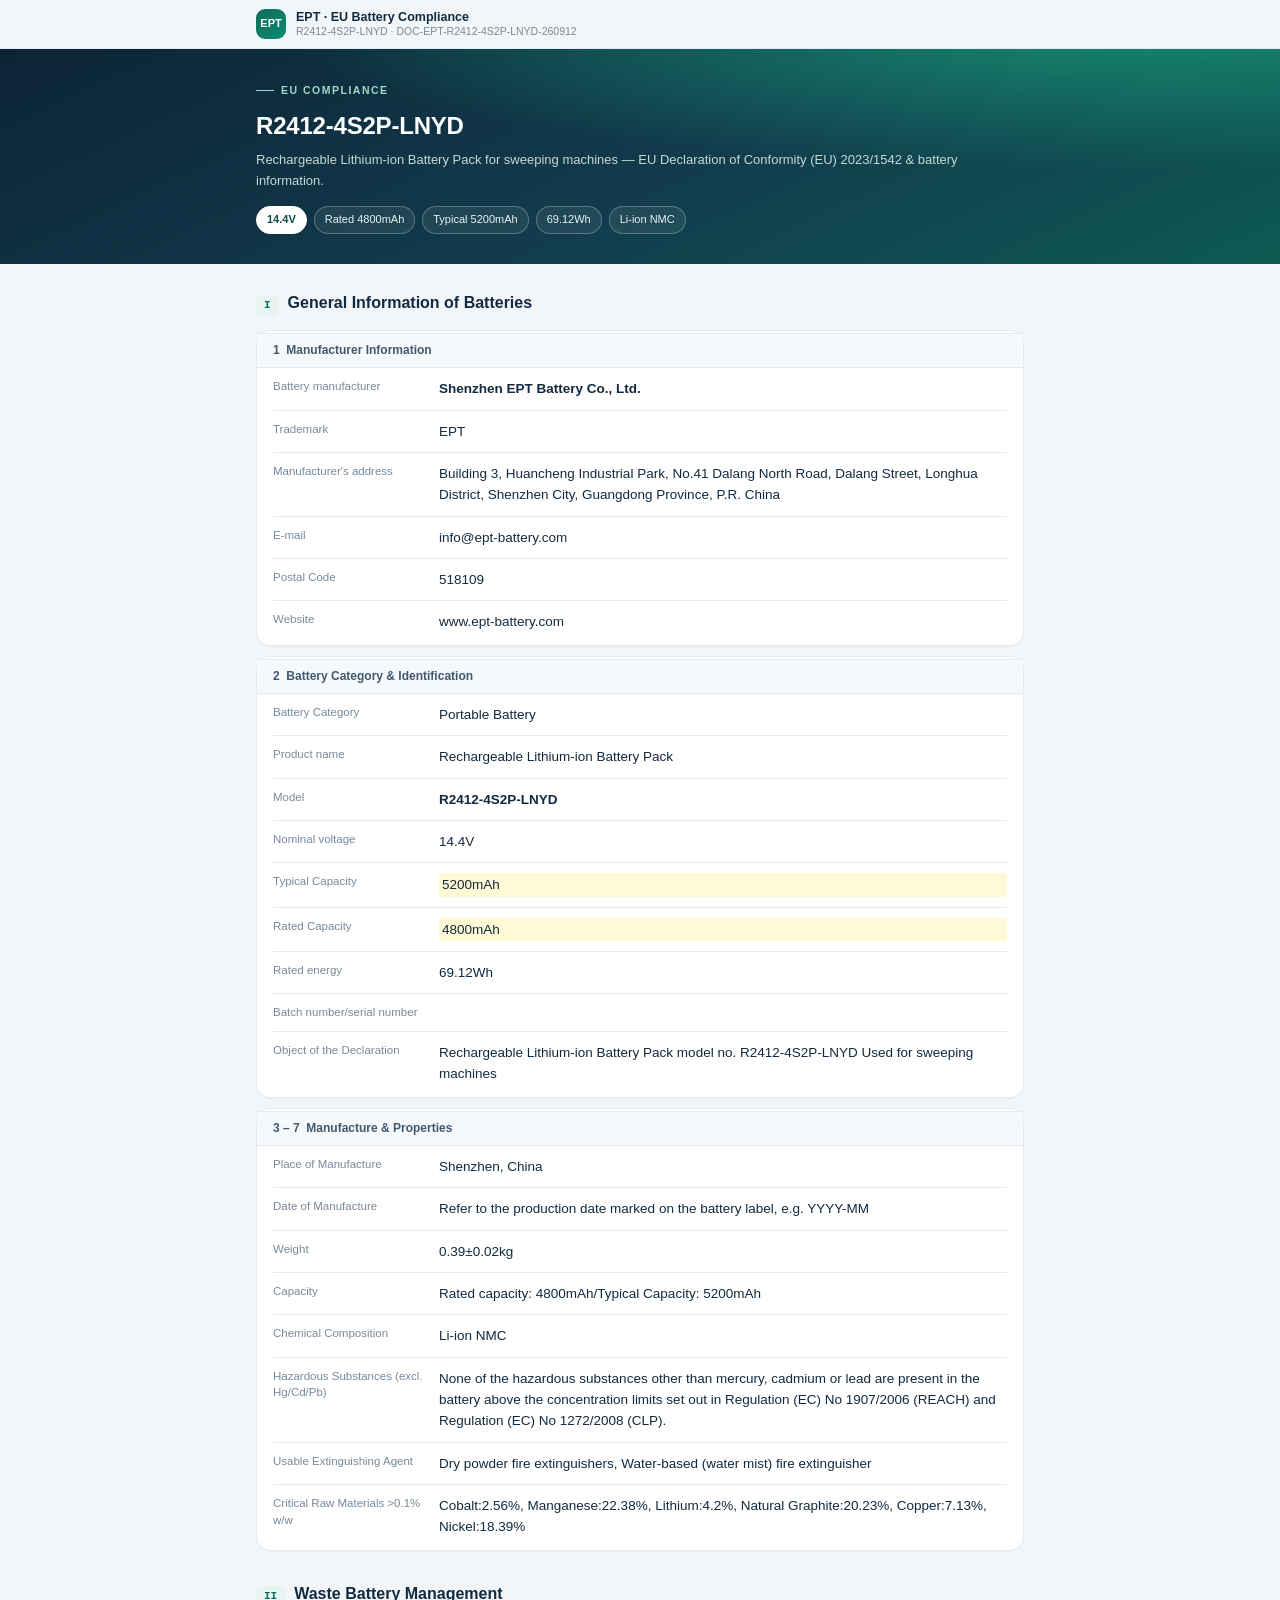
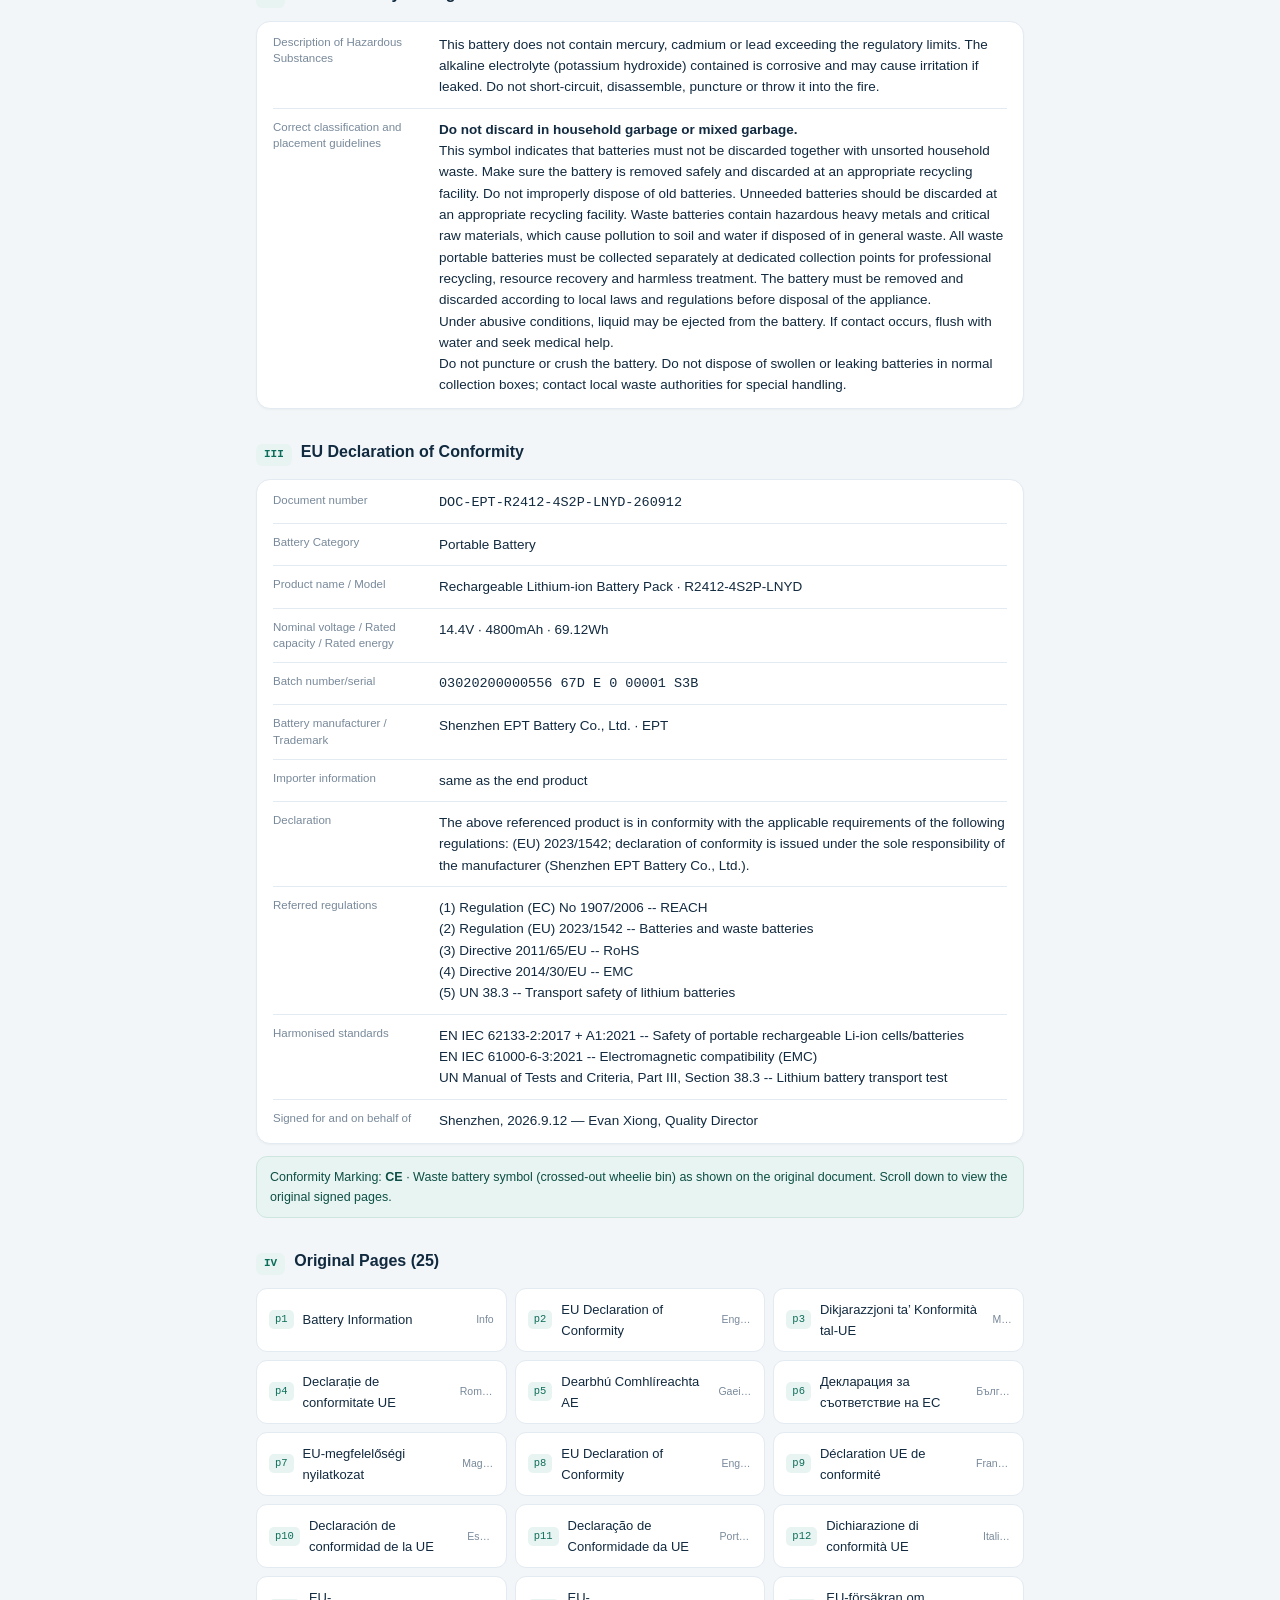
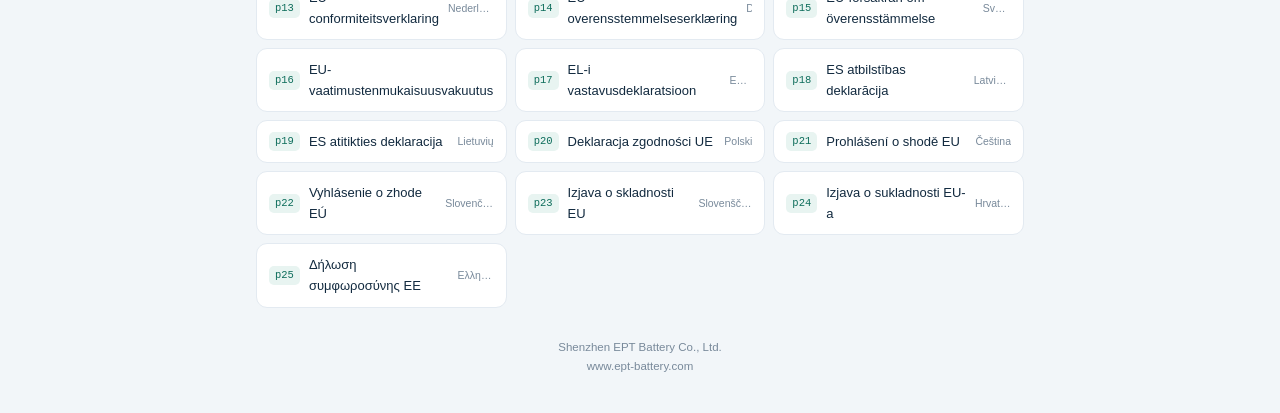
<file: r2412-4s2p-lnyd/index.html>
<!DOCTYPE html>
<!--
  R2412-4S2P-LNYD · EU Battery Compliance Document Page (scanned source, image-first)
  Design constraints kept from skeleton:
   1. single file, no CDN / no webfonts
   2. rows are label-above on narrow screens, two-column >=560px
   3. all images lazy + async decode
   4. URL param field uses <span id="batch-no">, injected by script below
-->
<html lang="en">
<head>
<meta charset="UTF-8">
<meta name="viewport" content="width=device-width, initial-scale=1.0, viewport-fit=cover">
<meta name="format-detection" content="telephone=no">
<title>R2412-4S2P-LNYD · EU Battery Compliance</title>
<meta name="description" content="EU Declaration of Conformity and battery information for Rechargeable Lithium-ion Battery Pack R2412-4S2P-LNYD (DOC-EPT-R2412-4S2P-LNYD-260912).">
<style>
  :root{
    --ink:#122a3f; --ink-2:#41586e; --ink-3:#78899a;
    --line:#e3eaf1; --bg:#f2f6f9; --card:#fff;
    --accent:#0d6d5b; --accent-soft:#e8f4f1; --hl:#fff9d6;
  }
  *{box-sizing:border-box;-webkit-tap-highlight-color:transparent}
  html{-webkit-text-size-adjust:100%}
  body{margin:0;background:var(--bg);color:var(--ink);
    font-family:-apple-system,BlinkMacSystemFont,"Segoe UI","Helvetica Neue",Arial,sans-serif;
    font-size:14.5px;line-height:1.62;-webkit-font-smoothing:antialiased}
  img{display:block;max-width:100%}
  .wrap{max-width:800px;margin:0 auto;padding:0 16px}

  .topbar{position:sticky;top:0;z-index:40;background:rgba(242,246,249,.9);
    backdrop-filter:saturate(180%) blur(14px);-webkit-backdrop-filter:saturate(180%) blur(14px);
    border-bottom:1px solid var(--line)}
  .topbar .inner{max-width:800px;margin:0 auto;padding:9px 16px;display:flex;align-items:center;gap:10px}
  .brandmark{width:30px;height:30px;border-radius:9px;flex:0 0 auto;
    background:linear-gradient(140deg,#0d6d5b,#0f8a70);color:#fff;font-size:11px;font-weight:700;
    display:flex;align-items:center;justify-content:center}
  .topbar .t{font-size:12.5px;font-weight:600;line-height:1.3}
  .topbar .t small{display:block;font-weight:400;font-size:10.5px;color:var(--ink-3)}

  .hero{color:#fff;padding:26px 0 30px;position:relative;overflow:hidden;
    background:radial-gradient(120% 120% at 88% -10%, #16896f 0%, rgba(22,137,111,0) 55%),
      linear-gradient(155deg,#0c2436 0%,#123c4d 55%,#0d5a52 100%)}
  .kicker{font-size:10.5px;letter-spacing:1.5px;text-transform:uppercase;color:#9fd8c9;
    font-weight:700;margin-bottom:11px;display:inline-flex;align-items:center;gap:7px}
  .kicker:before{content:"";width:18px;height:1px;background:#9fd8c9}
  .hero h1{margin:0;font-size:24px;line-height:1.3;font-weight:700;letter-spacing:-.2px}
  .hero p.lead{margin:8px 0 0;color:#c3d9d5;font-size:13px}
  .chips{display:flex;flex-wrap:wrap;gap:7px;margin-top:15px}
  .chip{font-size:11px;padding:4px 10px;border-radius:999px;border:1px solid rgba(255,255,255,.26);
    color:#e7f3f0;background:rgba(255,255,255,.07);white-space:nowrap}
  .chip.solid{background:#fff;color:#0c4e44;border-color:#fff;font-weight:600}

  section{padding:26px 0 4px}
  .sec-head{display:flex;align-items:baseline;gap:9px;margin-bottom:13px}
  .sec-head .num{font-family:ui-monospace,Menlo,monospace;font-size:11px;color:var(--accent);
    background:var(--accent-soft);padding:2px 8px;border-radius:6px;font-weight:700}
  .sec-head h2{margin:0;font-size:16px;font-weight:700}

  .card{background:var(--card);border:1px solid var(--line);border-radius:14px;
    padding:2px 16px;box-shadow:0 1px 2px rgba(18,42,63,.04);margin-top:10px}

  .row{display:block;padding:11px 0;border-bottom:1px solid var(--line)}
  .row:last-child{border-bottom:0}
  .row .k{font-size:11.5px;color:var(--ink-3);line-height:1.45;margin-bottom:3px}
  .row .v{font-size:13.5px;color:var(--ink);word-break:break-word;line-height:1.58}
  .row .v b{font-weight:600}
  @media (min-width:560px){
    .row{display:flex;gap:14px;align-items:flex-start;padding:10px 0}
    .row .k{flex:0 0 152px;width:152px;margin-bottom:0}
    .row .v{flex:1}
  }
  .subhead{margin:0 -16px;padding:7px 16px;background:#f6f9fb;border-top:1px solid var(--line);
    border-bottom:1px solid var(--line);font-size:12px;font-weight:700;color:var(--ink-2)}
  .mono{font-family:ui-monospace,SFMono-Regular,Menlo,Consolas,monospace;font-size:12px}
  .hl{background:var(--hl);border-radius:3px;padding:1px 3px;display:inline-block}

  .kv{display:grid;grid-template-columns:repeat(2,minmax(0,1fr));gap:1px;background:var(--line);
    border:1px solid var(--line);border-radius:12px;overflow:hidden;margin:10px 0 0}
  .kv .c{background:#fff;padding:11px 13px}
  .kv .c .k{font-size:11px;color:var(--ink-3);margin-bottom:2px}
  .kv .c .v{font-size:15px;font-weight:700}
  .kv .c .v small{font-size:11px;font-weight:500;color:var(--ink-2);margin-left:2px}
  .kv .c.wide{grid-column:1 / -1}
  .kv .c.wide .v{font-size:13px;font-weight:500}

  .note{background:var(--accent-soft);border:1px solid #cfe6df;border-radius:11px;
    padding:10px 13px;font-size:12.5px;color:#0c4e44;margin-top:12px;line-height:1.6}
  .note b{font-weight:700}

  .langs{display:grid;grid-template-columns:repeat(2,minmax(0,1fr));gap:8px}
  @media (min-width:560px){.langs{grid-template-columns:repeat(3,minmax(0,1fr))}}
  .lang{background:#fff;border:1px solid var(--line);border-radius:11px;padding:10px 12px;
    display:flex;align-items:center;gap:9px;font-size:13px;color:var(--ink);cursor:pointer}
  .lang .pg{font-family:ui-monospace,Menlo,monospace;font-size:10.5px;color:var(--accent);
    background:var(--accent-soft);border-radius:5px;padding:1px 6px;flex:0 0 auto}
  .lang .nat{margin-left:auto;font-size:10.5px;color:var(--ink-3);max-width:52%;
    text-align:right;overflow:hidden;text-overflow:ellipsis;white-space:nowrap}

  .lb{position:fixed;inset:0;z-index:100;background:#0a0f14;display:none;
    flex-direction:column;justify-content:center}
  .lb.on{display:flex}
  .lb img{max-width:100%;max-height:88vh;object-fit:contain;margin:0 auto}
  .lb .bar{position:absolute;top:0;left:0;right:0;padding:12px 16px;display:flex;
    justify-content:space-between;color:#cfe0dd;font-size:12px}
  .lb .bar button{background:rgba(255,255,255,.14);border:0;color:#fff;border-radius:8px;
    padding:6px 12px;font-size:13px}

  footer{padding:26px 0 40px;color:var(--ink-3);font-size:11.5px;text-align:center;line-height:1.7}
</style>
</head>
<body>

<div class="topbar"><div class="inner">
  <div class="brandmark">EPT</div>
  <div class="t">EPT · EU Battery Compliance<small>R2412-4S2P-LNYD · DOC-EPT-R2412-4S2P-LNYD-260912</small></div>
</div></div>

<header class="hero"><div class="wrap">
  <div class="kicker">EU Compliance</div>
  <h1>R2412-4S2P-LNYD</h1>
  <p class="lead">Rechargeable Lithium-ion Battery Pack for sweeping machines — EU Declaration of Conformity (EU) 2023/1542 &amp; battery information.</p>
  <div class="chips">
    <span class="chip solid">14.4V</span>
    <span class="chip">Rated 4800mAh</span>
    <span class="chip">Typical 5200mAh</span>
    <span class="chip">69.12Wh</span>
    <span class="chip">Li-ion NMC</span>
  </div>
</div></header>

<main class="wrap">

  <section id="info">
    <div class="sec-head"><span class="num">I</span><h2>General Information of Batteries</h2></div>
    <div class="card">
      <div class="subhead">1 &nbsp;Manufacturer Information</div>
      <div class="row"><div class="k">Battery manufacturer</div><div class="v"><b>Shenzhen EPT Battery Co., Ltd.</b></div></div>
      <div class="row"><div class="k">Trademark</div><div class="v">EPT</div></div>
      <div class="row"><div class="k">Manufacturer's address</div><div class="v">Building 3, Huancheng Industrial Park, No.41 Dalang North Road, Dalang Street, Longhua District, Shenzhen City, Guangdong Province, P.R. China</div></div>
      <div class="row"><div class="k">E-mail</div><div class="v">info@ept-battery.com</div></div>
      <div class="row"><div class="k">Postal Code</div><div class="v">518109</div></div>
      <div class="row"><div class="k">Website</div><div class="v">www.ept-battery.com</div></div>
    </div>

    <div class="card">
      <div class="subhead">2 &nbsp;Battery Category &amp; Identification</div>
      <div class="row"><div class="k">Battery Category</div><div class="v">Portable Battery</div></div>
      <div class="row"><div class="k">Product name</div><div class="v">Rechargeable Lithium-ion Battery Pack</div></div>
      <div class="row"><div class="k">Model</div><div class="v"><b>R2412-4S2P-LNYD</b></div></div>
      <div class="row"><div class="k">Nominal voltage</div><div class="v">14.4V</div></div>
      <div class="row"><div class="k">Typical Capacity</div><div class="v hl">5200mAh</div></div>
      <div class="row"><div class="k">Rated Capacity</div><div class="v hl">4800mAh</div></div>
      <div class="row"><div class="k">Rated energy</div><div class="v">69.12Wh</div></div>
      <!-- URL param field: value injected from the bare query string, blank if absent -->
      <div class="row"><div class="k">Batch number/serial number</div>
        <div class="v mono" style="font-size:12.5px"><span id="batch-no"></span></div></div>
      <div class="row"><div class="k">Object of the Declaration</div><div class="v">Rechargeable Lithium-ion Battery Pack model no. R2412-4S2P-LNYD Used for sweeping machines</div></div>
    </div>

    <div class="card">
      <div class="subhead">3 – 7 &nbsp;Manufacture &amp; Properties</div>
      <div class="row"><div class="k">Place of Manufacture</div><div class="v">Shenzhen, China</div></div>
      <div class="row"><div class="k">Date of Manufacture</div><div class="v">Refer to the production date marked on the battery label, e.g. YYYY-MM</div></div>
      <div class="row"><div class="k">Weight</div><div class="v">0.39±0.02kg</div></div>
      <div class="row"><div class="k">Capacity</div><div class="v">Rated capacity: 4800mAh/Typical Capacity: 5200mAh</div></div>
      <div class="row"><div class="k">Chemical Composition</div><div class="v">Li-ion NMC</div></div>
      <div class="row"><div class="k">Hazardous Substances (excl. Hg/Cd/Pb)</div><div class="v">None of the hazardous substances other than mercury, cadmium or lead are present in the battery above the concentration limits set out in Regulation (EC) No 1907/2006 (REACH) and Regulation (EC) No 1272/2008 (CLP).</div></div>
      <div class="row"><div class="k">Usable Extinguishing Agent</div><div class="v">Dry powder fire extinguishers, Water-based (water mist) fire extinguisher</div></div>
      <div class="row"><div class="k">Critical Raw Materials &gt;0.1% w/w</div><div class="v">Cobalt:2.56%, Manganese:22.38%, Lithium:4.2%, Natural Graphite:20.23%, Copper:7.13%, Nickel:18.39%</div></div>
    </div>
  </section>

  <section id="waste">
    <div class="sec-head"><span class="num">II</span><h2>Waste Battery Management</h2></div>
    <div class="card">
      <div class="row"><div class="k">Description of Hazardous Substances</div><div class="v">This battery does not contain mercury, cadmium or lead exceeding the regulatory limits. The alkaline electrolyte (potassium hydroxide) contained is corrosive and may cause irritation if leaked. Do not short-circuit, disassemble, puncture or throw it into the fire.</div></div>
      <div class="row"><div class="k">Correct classification and placement guidelines</div><div class="v"><b>Do not discard in household garbage or mixed garbage.</b><br>This symbol indicates that batteries must not be discarded together with unsorted household waste. Make sure the battery is removed safely and discarded at an appropriate recycling facility. Do not improperly dispose of old batteries. Unneeded batteries should be discarded at an appropriate recycling facility. Waste batteries contain hazardous heavy metals and critical raw materials, which cause pollution to soil and water if disposed of in general waste. All waste portable batteries must be collected separately at dedicated collection points for professional recycling, resource recovery and harmless treatment. The battery must be removed and discarded according to local laws and regulations before disposal of the appliance.<br>Under abusive conditions, liquid may be ejected from the battery. If contact occurs, flush with water and seek medical help.<br>Do not puncture or crush the battery. Do not dispose of swollen or leaking batteries in normal collection boxes; contact local waste authorities for special handling.</div></div>
    </div>
  </section>

  <section id="doc">
    <div class="sec-head"><span class="num">III</span><h2>EU Declaration of Conformity</h2></div>
    <div class="card">
      <div class="row"><div class="k">Document number</div><div class="v mono">DOC-EPT-R2412-4S2P-LNYD-260912</div></div>
      <div class="row"><div class="k">Battery Category</div><div class="v">Portable Battery</div></div>
      <div class="row"><div class="k">Product name / Model</div><div class="v">Rechargeable Lithium-ion Battery Pack · R2412-4S2P-LNYD</div></div>
      <div class="row"><div class="k">Nominal voltage / Rated capacity / Rated energy</div><div class="v">14.4V · 4800mAh · 69.12Wh</div></div>
      <div class="row"><div class="k">Batch number/serial</div><div class="v mono">03020200000556 67D E 0 00001 S3B</div></div>
      <div class="row"><div class="k">Battery manufacturer / Trademark</div><div class="v">Shenzhen EPT Battery Co., Ltd. · EPT</div></div>
      <div class="row"><div class="k">Importer information</div><div class="v">same as the end product</div></div>
      <div class="row"><div class="k">Declaration</div><div class="v">The above referenced product is in conformity with the applicable requirements of the following regulations: (EU) 2023/1542; declaration of conformity is issued under the sole responsibility of the manufacturer (Shenzhen EPT Battery Co., Ltd.).</div></div>
      <div class="row"><div class="k">Referred regulations</div><div class="v">(1) Regulation (EC) No 1907/2006 -- REACH<br>(2) Regulation (EU) 2023/1542 -- Batteries and waste batteries<br>(3) Directive 2011/65/EU -- RoHS<br>(4) Directive 2014/30/EU -- EMC<br>(5) UN 38.3 -- Transport safety of lithium batteries</div></div>
      <div class="row"><div class="k">Harmonised standards</div><div class="v">EN IEC 62133-2:2017 + A1:2021 -- Safety of portable rechargeable Li-ion cells/batteries<br>EN IEC 61000-6-3:2021 -- Electromagnetic compatibility (EMC)<br>UN Manual of Tests and Criteria, Part III, Section 38.3 -- Lithium battery transport test</div></div>
      <div class="row"><div class="k">Signed for and on behalf of</div><div class="v">Shenzhen, 2026.9.12 — Evan Xiong, Quality Director</div></div>
    </div>
    <div class="note">Conformity Marking: <b>CE</b> · Waste battery symbol (crossed-out wheelie bin) as shown on the original document. Scroll down to view the original signed pages.</div>
  </section>

  <section id="pages">
    <div class="sec-head"><span class="num">IV</span><h2>Original Pages (25)</h2></div>
    <div class="langs" id="langs"></div>
  </section>

</main>

<div class="lb" id="lb">
  <div class="bar"><span id="lbT"></span><button id="lbX">Close</button></div>
  <img id="lbI" alt="">
</div>

<footer>Shenzhen EPT Battery Co., Ltd.<br>www.ept-battery.com</footer>

<script>
/* 1) URL param: bare query string after "?" -> batch number field; empty -> blank */
(function(){
  var q = location.search.replace(/^\?/, '');
  try { q = decodeURIComponent(q); } catch(e){}
  q = q.replace(/\+/g, ' ').trim();
  var el = document.getElementById('batch-no');
  if (el) el.textContent = q;
})();

/* 2) Original page index + fullscreen viewer (swipe left/right) */
(function(){
  var PAGES = [
    {p:1,  code:'Info',       nm:'Battery Information'},
    {p:2,  code:'English',    nm:'EU Declaration of Conformity'},
    {p:3,  code:'Malti',      nm:'Dikjarazzjoni ta\u2019 Konformit\u00e0 tal-UE'},
    {p:4,  code:'Rom\u00e2n\u0103',  nm:'Declara\u021bie de conformitate UE'},
    {p:5,  code:'Gaeilge',    nm:'Dearbh\u00fa Comhl\u00edreachta AE'},
    {p:6,  code:'\u0411\u044a\u043b\u0433\u0430\u0440\u0441\u043a\u0438', nm:'\u0414\u0435\u043a\u043b\u0430\u0440\u0430\u0446\u0438\u044f \u0437\u0430 \u0441\u044a\u043e\u0442\u0432\u0435\u0442\u0441\u0442\u0432\u0438\u0435 \u043d\u0430 \u0415\u0421'},
    {p:7,  code:'Magyar',     nm:'EU-megfelel\u0151s\u00e9gi nyilatkozat'},
    {p:8,  code:'English',    nm:'EU Declaration of Conformity'},
    {p:9,  code:'Fran\u00e7ais', nm:'D\u00e9claration UE de conformit\u00e9'},
    {p:10, code:'Espa\u00f1ol', nm:'Declaraci\u00f3n de conformidad de la UE'},
    {p:11, code:'Portugu\u00eas', nm:'Declara\u00e7\u00e3o de Conformidade da UE'},
    {p:12, code:'Italiano',   nm:'Dichiarazione di conformit\u00e0 UE'},
    {p:13, code:'Nederlands', nm:'EU-conformiteitsverklaring'},
    {p:14, code:'Dansk',      nm:'EU-overensstemmelseserkl\u00e6ring'},
    {p:15, code:'Svenska',    nm:'EU-f\u00f6rs\u00e4kran om \u00f6verensst\u00e4mmelse'},
    {p:16, code:'Suomi',      nm:'EU-vaatimustenmukaisuusvakuutus'},
    {p:17, code:'Eesti',      nm:'EL-i vastavusdeklaratsioon'},
    {p:18, code:'Latvie\u0161u', nm:'ES atbilst\u012bbas deklar\u0101cija'},
    {p:19, code:'Lietuvi\u0173', nm:'ES atitikties deklaracija'},
    {p:20, code:'Polski',     nm:'Deklaracja zgodno\u015bci UE'},
    {p:21, code:'\u010ce\u0161tina', nm:'Prohl\u00e1\u0161en\u00ed o shod\u011b EU'},
    {p:22, code:'Sloven\u010dina', nm:'Vyhl\u00e1senie o zhode E\u00da'},
    {p:23, code:'Sloven\u0161\u010dina', nm:'Izjava o skladnosti EU'},
    {p:24, code:'Hrvatski',   nm:'Izjava o sukladnosti EU-a'},
    {p:25, code:'\u0395\u03bb\u03bb\u03b7\u03bd\u03b9\u03ba\u03ac', nm:'\u0394\u03ae\u03bb\u03c9\u03c3\u03b7 \u03c3\u03c5\u03bc\u03c6\u03c9\u03c1\u03bf\u03c3\u03cd\u03bd\u03b7\u03c2 \u0395\u0395'}
  ];
  var wrap = document.getElementById('langs'), cur = 0;
  PAGES.forEach(function(it, i){
    var d = document.createElement('div');
    d.className = 'lang';
    d.innerHTML = '<span class="pg">p' + it.p + '</span><span>' + it.nm +
                  '</span><span class="nat">' + it.code + '</span>';
    d.onclick = function(){ open(i); };
    wrap.appendChild(d);
  });
  var lb = document.getElementById('lb'), img = document.getElementById('lbI'),
      tt = document.getElementById('lbT');
  function src(p){ return 'img/p' + String(p).padStart(2, '0') + '.jpg'; }
  function open(i){
    cur = i; img.src = src(PAGES[i].p);
    tt.textContent = PAGES[i].nm + ' · p' + PAGES[i].p;
    lb.classList.add('on'); document.body.style.overflow = 'hidden';
  }
  function close(){ lb.classList.remove('on'); document.body.style.overflow = ''; }
  document.getElementById('lbX').onclick = close;
  lb.onclick = function(e){ if (e.target === lb) close(); };
  var x0 = null;
  lb.addEventListener('touchstart', function(e){ x0 = e.touches[0].clientX; }, {passive:true});
  lb.addEventListener('touchend', function(e){
    if (x0 === null) return;
    var dx = e.changedTouches[0].clientX - x0; x0 = null;
    if (Math.abs(dx) < 50) return;
    var n = cur + (dx < 0 ? 1 : -1);
    if (n >= 0 && n < PAGES.length) open(n);
  }, {passive:true});
})();
</script>
</body>
</html>
</file>
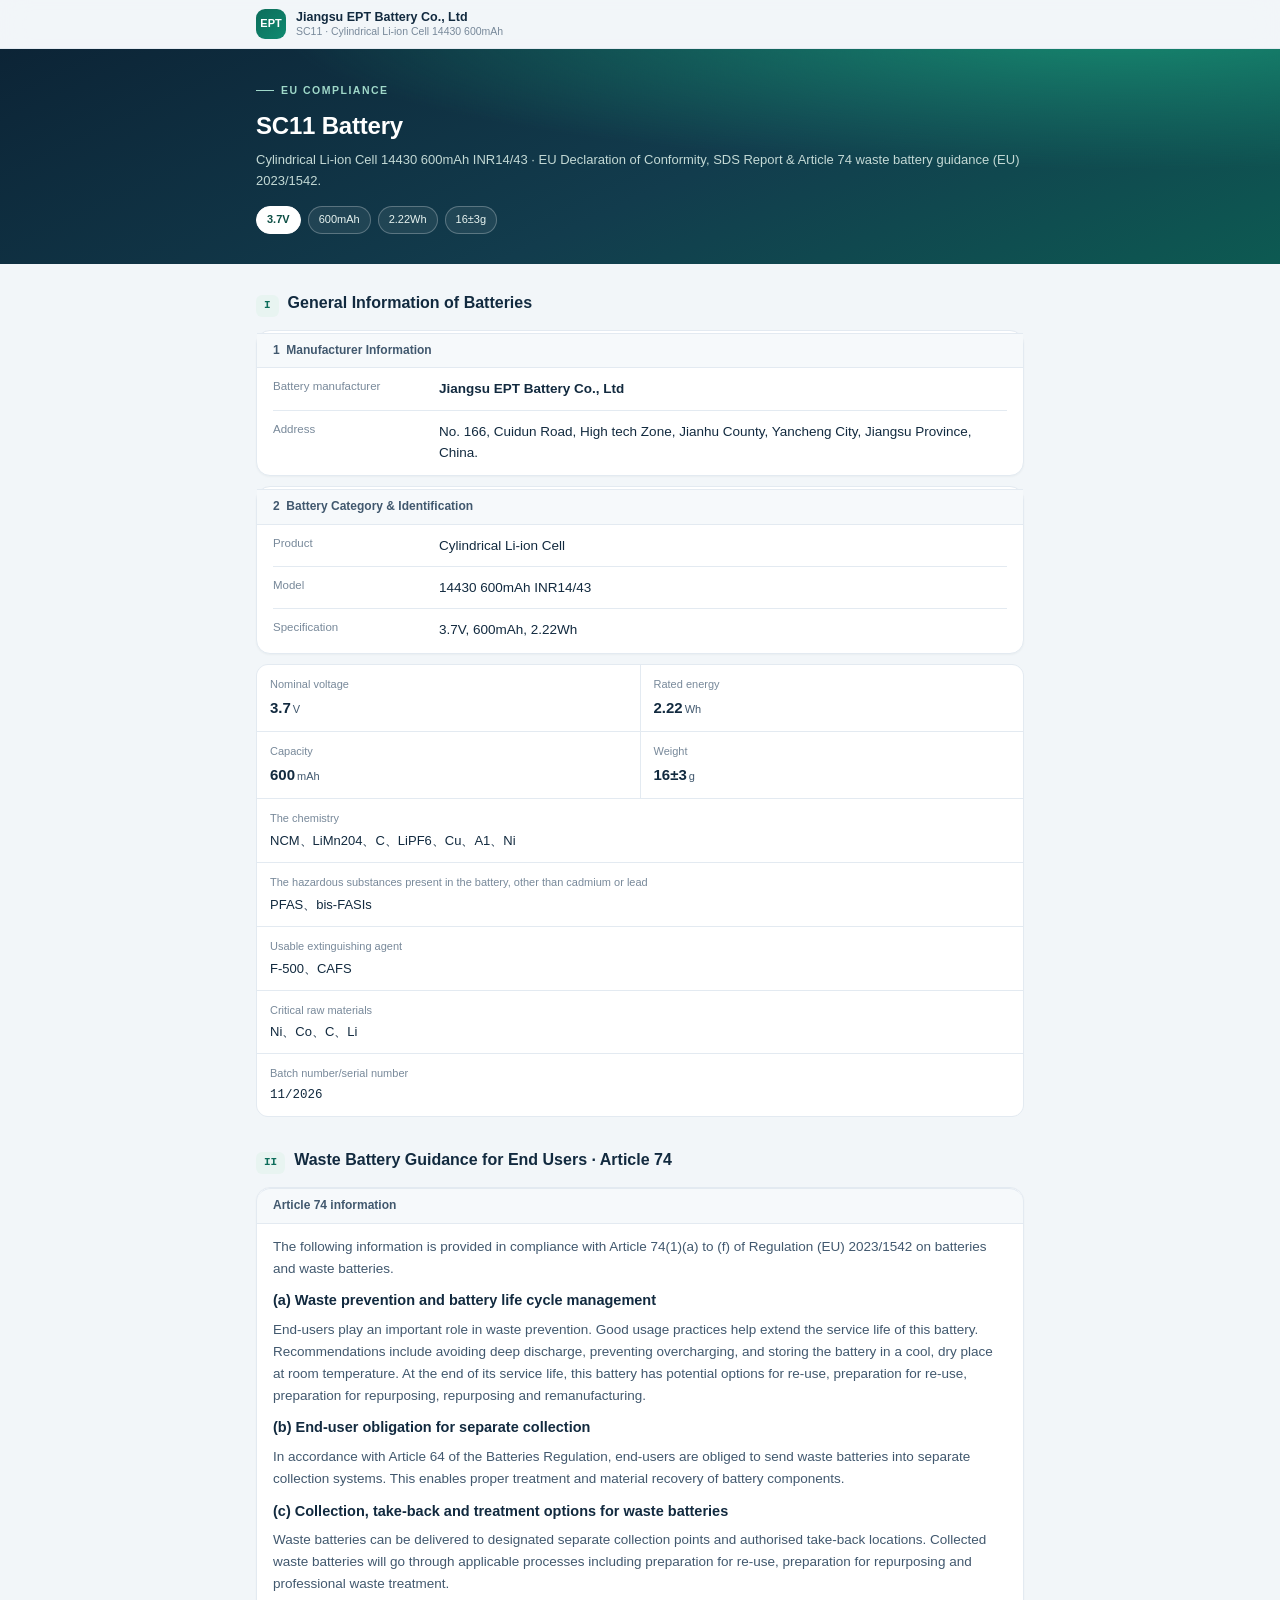
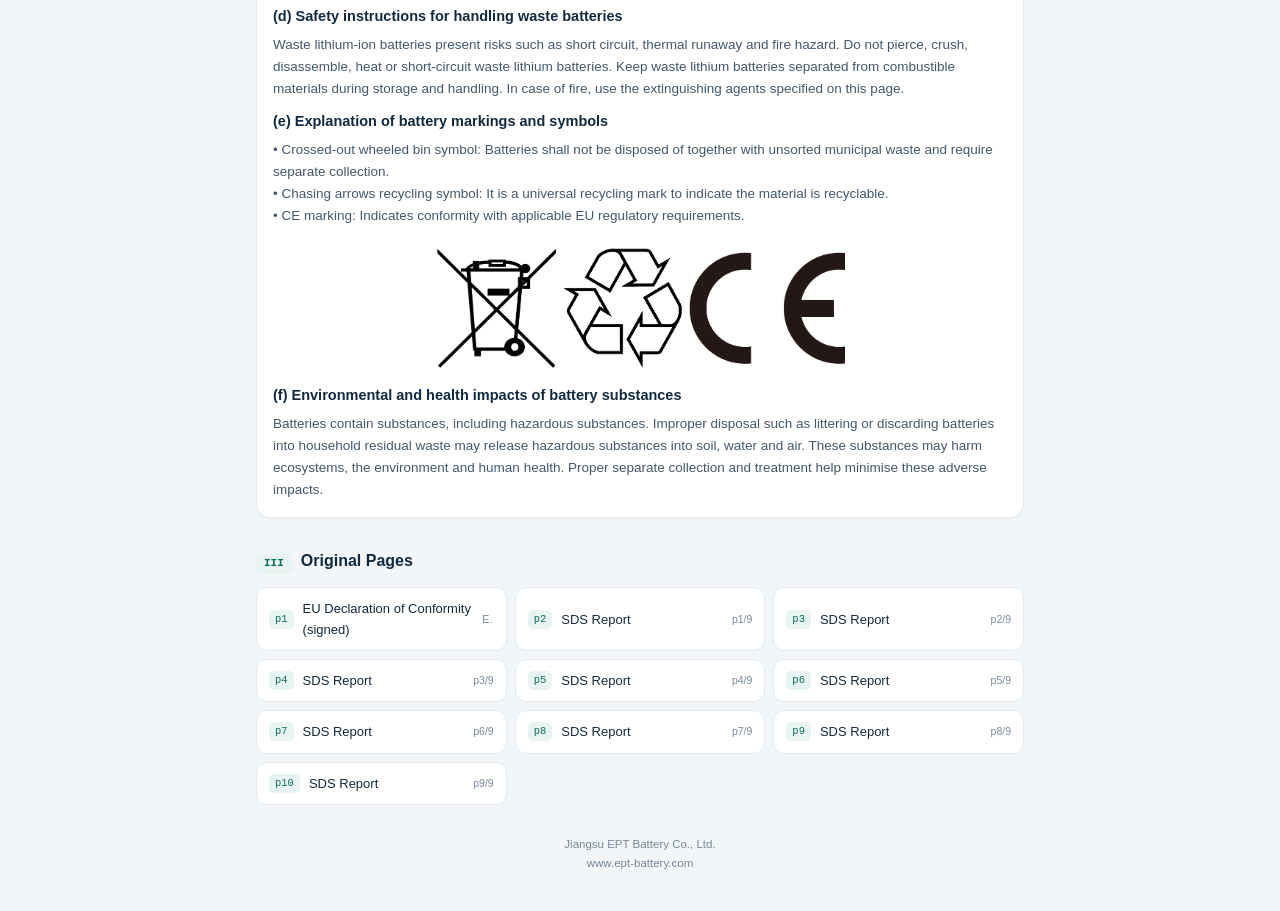
<file: sc11-14430-600/index.html>
<!DOCTYPE html>
<html lang="en">
<head>
<meta charset="UTF-8">
<meta name="viewport" content="width=device-width, initial-scale=1.0, viewport-fit=cover">
<meta name="format-detection" content="telephone=no">
<title>SC11 Battery · 14430 600mAh — EU Compliance Documents</title>
<meta name="description" content="SC11 cylindrical Li-ion cell 14430 600mAh (Jiangsu EPT Battery Co., Ltd) — EU Declaration of Conformity, SDS report and Article 74 waste battery guidance.">
<style>
  :root{
    --ink:#122a3f; --ink-2:#41586e; --ink-3:#78899a;
    --line:#e3eaf1; --bg:#f2f6f9; --card:#fff;
    --accent:#0d6d5b; --accent-soft:#e8f4f1; --hl:#fff9d6;
  }
  *{box-sizing:border-box;-webkit-tap-highlight-color:transparent}
  html{-webkit-text-size-adjust:100%}
  body{margin:0;background:var(--bg);color:var(--ink);
    font-family:-apple-system,BlinkMacSystemFont,"Segoe UI","Helvetica Neue",Arial,sans-serif;
    font-size:14.5px;line-height:1.62;-webkit-font-smoothing:antialiased}
  img{display:block;max-width:100%}
  .wrap{max-width:800px;margin:0 auto;padding:0 16px}

  .topbar{position:sticky;top:0;z-index:40;background:rgba(242,246,249,.9);
    backdrop-filter:saturate(180%) blur(14px);-webkit-backdrop-filter:saturate(180%) blur(14px);
    border-bottom:1px solid var(--line)}
  .topbar .inner{max-width:800px;margin:0 auto;padding:9px 16px;display:flex;align-items:center;gap:10px}
  .brandmark{width:30px;height:30px;border-radius:9px;flex:0 0 auto;
    background:linear-gradient(140deg,#0d6d5b,#0f8a70);color:#fff;font-size:11px;font-weight:700;
    display:flex;align-items:center;justify-content:center}
  .topbar .t{font-size:12.5px;font-weight:600;line-height:1.3}
  .topbar .t small{display:block;font-weight:400;font-size:10.5px;color:var(--ink-3)}

  .hero{color:#fff;padding:26px 0 30px;position:relative;overflow:hidden;
    background:radial-gradient(120% 120% at 88% -10%, #16896f 0%, rgba(22,137,111,0) 55%),
      linear-gradient(155deg,#0c2436 0%,#123c4d 55%,#0d5a52 100%)}
  .kicker{font-size:10.5px;letter-spacing:1.5px;text-transform:uppercase;color:#9fd8c9;
    font-weight:700;margin-bottom:11px;display:inline-flex;align-items:center;gap:7px}
  .kicker:before{content:"";width:18px;height:1px;background:#9fd8c9}
  .hero h1{margin:0;font-size:24px;line-height:1.3;font-weight:700;letter-spacing:-.2px}
  .hero p.lead{margin:8px 0 0;color:#c3d9d5;font-size:13px}
  .chips{display:flex;flex-wrap:wrap;gap:7px;margin-top:15px}
  .chip{font-size:11px;padding:4px 10px;border-radius:999px;border:1px solid rgba(255,255,255,.26);
    color:#e7f3f0;background:rgba(255,255,255,.07);white-space:nowrap}
  .chip.solid{background:#fff;color:#0c4e44;border-color:#fff;font-weight:600}

  section{padding:26px 0 4px}
  .sec-head{display:flex;align-items:baseline;gap:9px;margin-bottom:13px}
  .sec-head .num{font-family:ui-monospace,Menlo,monospace;font-size:11px;color:var(--accent);
    background:var(--accent-soft);padding:2px 8px;border-radius:6px;font-weight:700}
  .sec-head h2{margin:0;font-size:16px;font-weight:700}

  .card{background:var(--card);border:1px solid var(--line);border-radius:14px;
    padding:2px 16px;box-shadow:0 1px 2px rgba(18,42,63,.04);margin-top:10px}
  .row{display:block;padding:11px 0;border-bottom:1px solid var(--line)}
  .row:last-child{border-bottom:0}
  .row .k{font-size:11.5px;color:var(--ink-3);line-height:1.45;margin-bottom:3px}
  .row .v{font-size:13.5px;color:var(--ink);word-break:break-word;line-height:1.58}
  .row .v b{font-weight:600}
  @media (min-width:560px){
    .row{display:flex;gap:14px;align-items:flex-start;padding:10px 0}
    .row .k{flex:0 0 152px;width:152px;margin-bottom:0}
    .row .v{flex:1}
  }
  .subhead{margin:0 -16px;padding:7px 16px;background:#f6f9fb;border-top:1px solid var(--line);
    border-bottom:1px solid var(--line);font-size:12px;font-weight:700;color:var(--ink-2)}
  .mono{font-family:ui-monospace,SFMono-Regular,Menlo,Consolas,monospace;font-size:12px}

  .kv{display:grid;grid-template-columns:repeat(2,minmax(0,1fr));gap:1px;background:var(--line);
    border:1px solid var(--line);border-radius:12px;overflow:hidden;margin:10px 0 0}
  .kv .c{background:#fff;padding:11px 13px}
  .kv .c .k{font-size:11px;color:var(--ink-3);margin-bottom:2px}
  .kv .c .v{font-size:15px;font-weight:700}
  .kv .c .v small{font-size:11px;font-weight:500;color:var(--ink-2);margin-left:2px}
  .kv .c.wide{grid-column:1 / -1}
  .kv .c.wide .v{font-size:13px;font-weight:500}

  .guide{background:var(--card);border:1px solid var(--line);border-radius:14px;
    padding:16px;box-shadow:0 1px 2px rgba(18,42,63,.04);margin-top:10px}
  .guide h3{margin:0 0 6px;font-size:14.5px;font-weight:700}
  .guide p{margin:0 0 10px;font-size:13.5px;color:var(--ink-2)}
  .guide p:last-child{margin-bottom:0}
  .guide .sym{margin:12px auto 4px;max-width:420px}

  .langs{display:grid;grid-template-columns:repeat(2,minmax(0,1fr));gap:8px}
  @media (min-width:560px){.langs{grid-template-columns:repeat(3,minmax(0,1fr))}}
  .lang{background:#fff;border:1px solid var(--line);border-radius:11px;padding:10px 12px;
    display:flex;align-items:center;gap:9px;font-size:13px;color:var(--ink);cursor:pointer}
  .lang .pg{font-family:ui-monospace,Menlo,monospace;font-size:10.5px;color:var(--accent);
    background:var(--accent-soft);border-radius:5px;padding:1px 6px;flex:0 0 auto}
  .lang .nat{margin-left:auto;font-size:10.5px;color:var(--ink-3);max-width:52%;
    text-align:right;overflow:hidden;text-overflow:ellipsis;white-space:nowrap}

  .lb{position:fixed;inset:0;z-index:100;background:#0a0f14;display:none;
    flex-direction:column;justify-content:center}
  .lb.on{display:flex}
  .lb img{max-width:100%;max-height:88vh;object-fit:contain;margin:0 auto}
  .lb .bar{position:absolute;top:0;left:0;right:0;padding:12px 16px;display:flex;
    justify-content:space-between;color:#cfe0dd;font-size:12px}
  .lb .bar button{background:rgba(255,255,255,.14);border:0;color:#fff;border-radius:8px;
    padding:6px 12px;font-size:13px}

  footer{padding:26px 0 40px;color:var(--ink-3);font-size:11.5px;text-align:center;line-height:1.7}
</style>
</head>
<body>

<div class="topbar"><div class="inner">
  <div class="brandmark">EPT</div>
  <div class="t">Jiangsu EPT Battery Co., Ltd<small>SC11 · Cylindrical Li-ion Cell 14430 600mAh</small></div>
</div></div>

<header class="hero"><div class="wrap">
  <div class="kicker">EU Compliance</div>
  <h1>SC11 Battery</h1>
  <p class="lead">Cylindrical Li-ion Cell 14430 600mAh INR14/43 · EU Declaration of Conformity, SDS Report &amp; Article 74 waste battery guidance (EU) 2023/1542.</p>
  <div class="chips">
    <span class="chip solid">3.7V</span>
    <span class="chip">600mAh</span>
    <span class="chip">2.22Wh</span>
    <span class="chip">16±3g</span>
  </div>
</div></header>

<main class="wrap">

  <section id="info">
    <div class="sec-head"><span class="num">I</span><h2>General Information of Batteries</h2></div>
    <div class="card">
      <div class="subhead">1 &nbsp;Manufacturer Information</div>
      <div class="row"><div class="k">Battery manufacturer</div><div class="v"><b>Jiangsu EPT Battery Co., Ltd</b></div></div>
      <div class="row"><div class="k">Address</div><div class="v">No. 166, Cuidun Road, High tech Zone, Jianhu County, Yancheng City, Jiangsu Province, China.</div></div>
    </div>

    <div class="card">
      <div class="subhead">2 &nbsp;Battery Category &amp; Identification</div>
      <div class="row"><div class="k">Product</div><div class="v">Cylindrical Li-ion Cell</div></div>
      <div class="row"><div class="k">Model</div><div class="v">14430 600mAh INR14/43</div></div>
      <div class="row"><div class="k">Specification</div><div class="v">3.7V, 600mAh, 2.22Wh</div></div>
    </div>

    <div class="kv">
      <div class="c"><div class="k">Nominal voltage</div><div class="v">3.7<small>V</small></div></div>
      <div class="c"><div class="k">Rated energy</div><div class="v">2.22<small>Wh</small></div></div>
      <div class="c"><div class="k">Capacity</div><div class="v">600<small>mAh</small></div></div>
      <div class="c"><div class="k">Weight</div><div class="v">16±3<small>g</small></div></div>
      <div class="c wide"><div class="k">The chemistry</div><div class="v">NCM、LiMn204、C、LiPF6、Cu、A1、Ni</div></div>
      <div class="c wide"><div class="k">The hazardous substances present in the battery, other than cadmium or lead</div><div class="v">PFAS、bis-FASIs</div></div>
      <div class="c wide"><div class="k">Usable extinguishing agent</div><div class="v">F-500、CAFS</div></div>
      <div class="c wide"><div class="k">Critical raw materials</div><div class="v">Ni、Co、C、Li</div></div>
      <!-- URL 传参字段：值由 ?<query> 注入 -->
      <div class="c wide"><div class="k">Batch number/serial number</div>
        <div class="v mono" style="font-size:12.5px"><span id="batch-no">11/2026</span></div></div>
    </div>
  </section>

  <section id="guide">
    <div class="sec-head"><span class="num">II</span><h2>Waste Battery Guidance for End Users · Article 74</h2></div>
    <div class="guide">
      <div class="subhead" style="margin:-16px -16px 12px;border-radius:14px 14px 0 0">Article 74 information</div>
      <p>The following information is provided in compliance with Article 74(1)(a) to (f) of Regulation (EU) 2023/1542 on batteries and waste batteries.</p>

      <h3>(a) Waste prevention and battery life cycle management</h3>
      <p>End-users play an important role in waste prevention. Good usage practices help extend the service life of this battery. Recommendations include avoiding deep discharge, preventing overcharging, and storing the battery in a cool, dry place at room temperature. At the end of its service life, this battery has potential options for re-use, preparation for re-use, preparation for repurposing, repurposing and remanufacturing.</p>

      <h3>(b) End-user obligation for separate collection</h3>
      <p>In accordance with Article 64 of the Batteries Regulation, end-users are obliged to send waste batteries into separate collection systems. This enables proper treatment and material recovery of battery components.</p>

      <h3>(c) Collection, take-back and treatment options for waste batteries</h3>
      <p>Waste batteries can be delivered to designated separate collection points and authorised take-back locations. Collected waste batteries will go through applicable processes including preparation for re-use, preparation for repurposing and professional waste treatment.</p>

      <h3>(d) Safety instructions for handling waste batteries</h3>
      <p>Waste lithium-ion batteries present risks such as short circuit, thermal runaway and fire hazard. Do not pierce, crush, disassemble, heat or short-circuit waste lithium batteries. Keep waste lithium batteries separated from combustible materials during storage and handling. In case of fire, use the extinguishing agents specified on this page.</p>

      <h3>(e) Explanation of battery markings and symbols</h3>
      <p>• Crossed-out wheeled bin symbol: Batteries shall not be disposed of together with unsorted municipal waste and require separate collection.<br>
      • Chasing arrows recycling symbol: It is a universal recycling mark to indicate the material is recyclable.<br>
      • CE marking: Indicates conformity with applicable EU regulatory requirements.</p>
      <img class="sym" src="img/symbols.png" alt="Crossed-out wheeled bin, chasing arrows recycling symbol and CE marking" loading="lazy" decoding="async">

      <h3>(f) Environmental and health impacts of battery substances</h3>
      <p>Batteries contain substances, including hazardous substances. Improper disposal such as littering or discarding batteries into household residual waste may release hazardous substances into soil, water and air. These substances may harm ecosystems, the environment and human health. Proper separate collection and treatment help minimise these adverse impacts.</p>
    </div>
  </section>

  <section id="pages">
    <div class="sec-head"><span class="num">III</span><h2>Original Pages</h2></div>
    <div class="langs" id="langs"></div>
  </section>

</main>

<div class="lb" id="lb">
  <div class="bar"><span id="lbT"></span><button id="lbX">Close</button></div>
  <img id="lbI" alt="">
</div>

<footer>Jiangsu EPT Battery Co., Ltd.<br>www.ept-battery.com</footer>

<script>
/* 1) 链接传参：?<query> → Batch number/serial number 字段；无参数显示空白 */
(function(){
  var q = location.search.replace(/^\?/, '');
  try { q = decodeURIComponent(q); } catch(e){}
  q = q.replace(/\+/g, ' ').trim();
  var el = document.getElementById('batch-no');
  if (el && q) el.textContent = q;
})();

/* 2) 原件索引 + 全屏查看（左右滑动切换） */
(function(){
  var PAGES = [
    {p:1,  code:'EN',    nm:'EU Declaration of Conformity (signed)'},
    {p:2,  code:'p1/9',  nm:'SDS Report'},
    {p:3,  code:'p2/9',  nm:'SDS Report'},
    {p:4,  code:'p3/9',  nm:'SDS Report'},
    {p:5,  code:'p4/9',  nm:'SDS Report'},
    {p:6,  code:'p5/9',  nm:'SDS Report'},
    {p:7,  code:'p6/9',  nm:'SDS Report'},
    {p:8,  code:'p7/9',  nm:'SDS Report'},
    {p:9,  code:'p8/9',  nm:'SDS Report'},
    {p:10, code:'p9/9',  nm:'SDS Report'}
  ];
  var wrap = document.getElementById('langs'), cur = 0;
  PAGES.forEach(function(it, i){
    var d = document.createElement('div');
    d.className = 'lang';
    d.innerHTML = '<span class="pg">p' + it.p + '</span><span>' + it.nm +
                  '</span><span class="nat">' + it.code + '</span>';
    d.onclick = function(){ open(i); };
    wrap.appendChild(d);
  });
  var lb = document.getElementById('lb'), img = document.getElementById('lbI'),
      tt = document.getElementById('lbT');
  function src(p){ return 'img/p' + String(p).padStart(2, '0') + '.jpg'; }
  function open(i){
    cur = i; img.src = src(PAGES[i].p);
    tt.textContent = PAGES[i].nm + ' · p' + PAGES[i].p;
    lb.classList.add('on'); document.body.style.overflow = 'hidden';
  }
  function close(){ lb.classList.remove('on'); document.body.style.overflow = ''; }
  document.getElementById('lbX').onclick = close;
  lb.onclick = function(e){ if (e.target === lb) close(); };
  var x0 = null;
  lb.addEventListener('touchstart', function(e){ x0 = e.touches[0].clientX; }, {passive:true});
  lb.addEventListener('touchend', function(e){
    if (x0 === null) return;
    var dx = e.changedTouches[0].clientX - x0; x0 = null;
    if (Math.abs(dx) < 50) return;
    var n = cur + (dx < 0 ? 1 : -1);
    if (n >= 0 && n < PAGES.length) open(n);
  }, {passive:true});
})();
</script>
</body>
</html>
</file>
